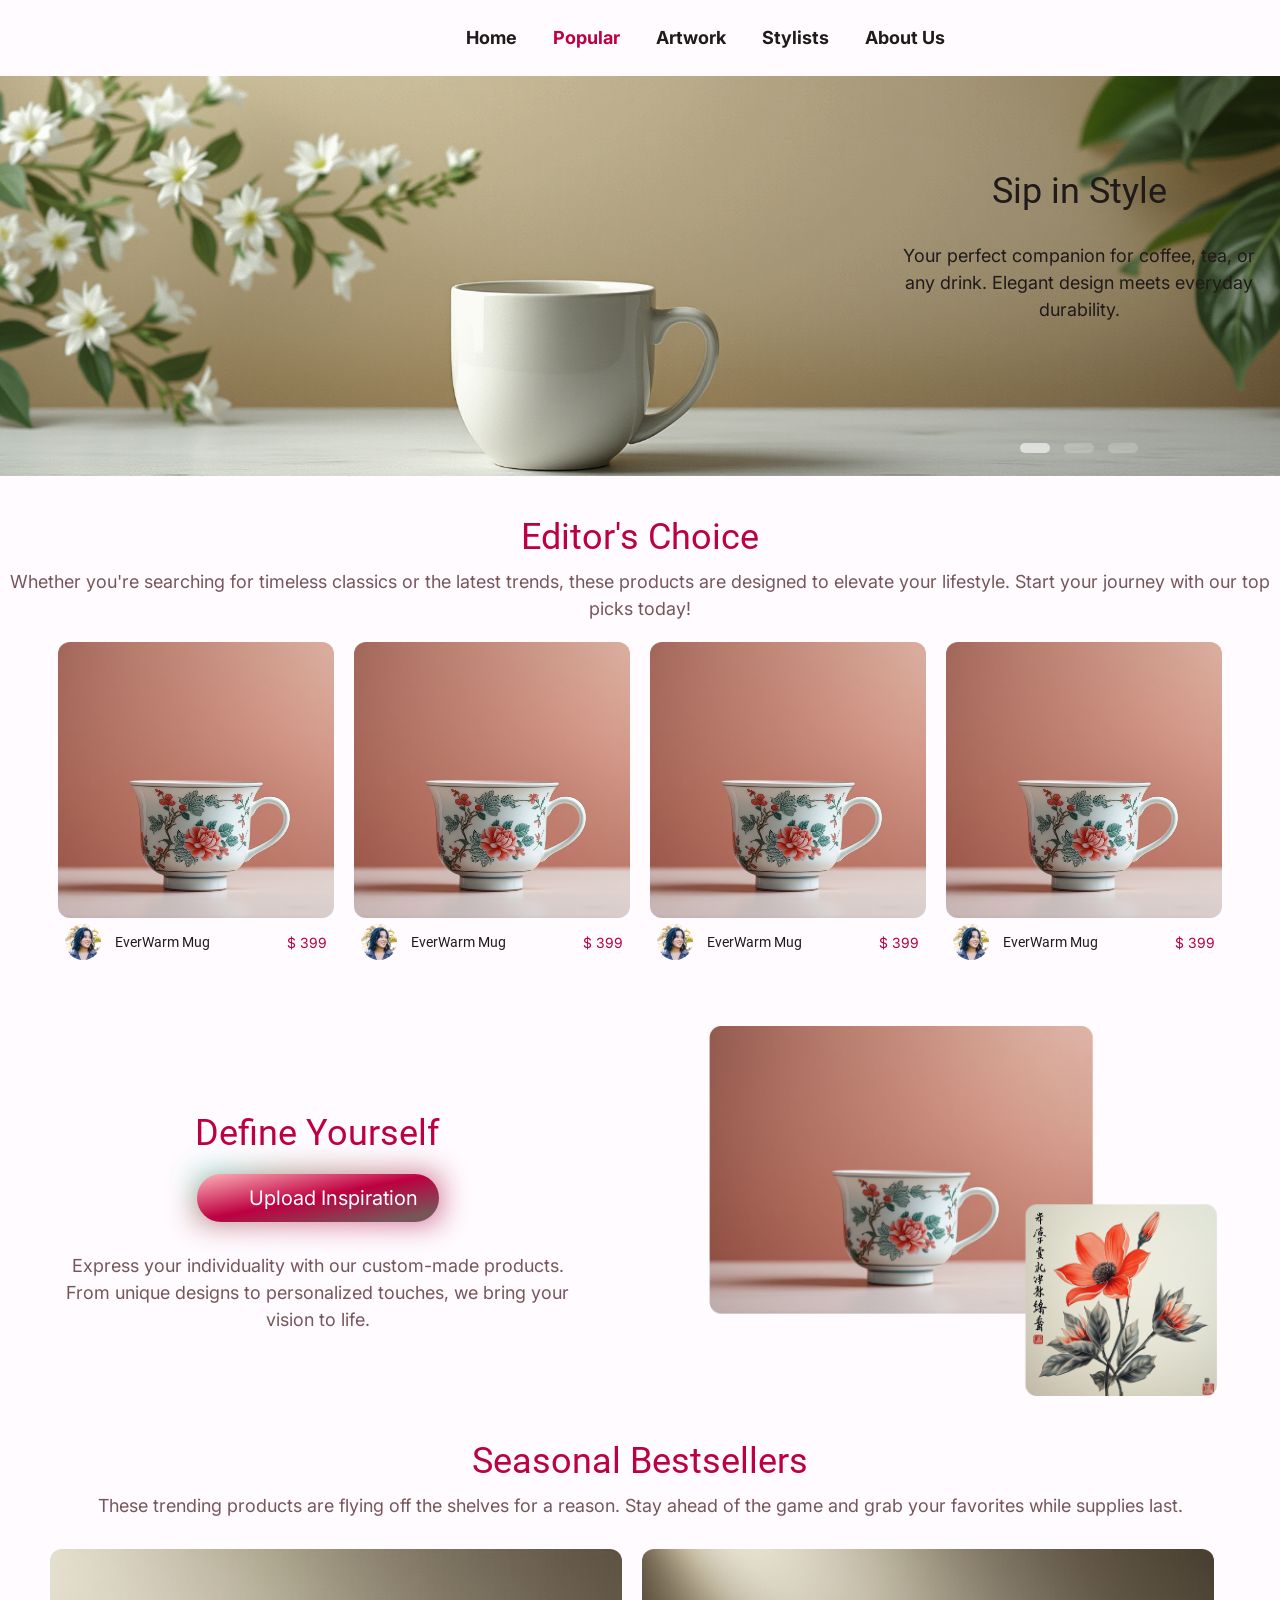
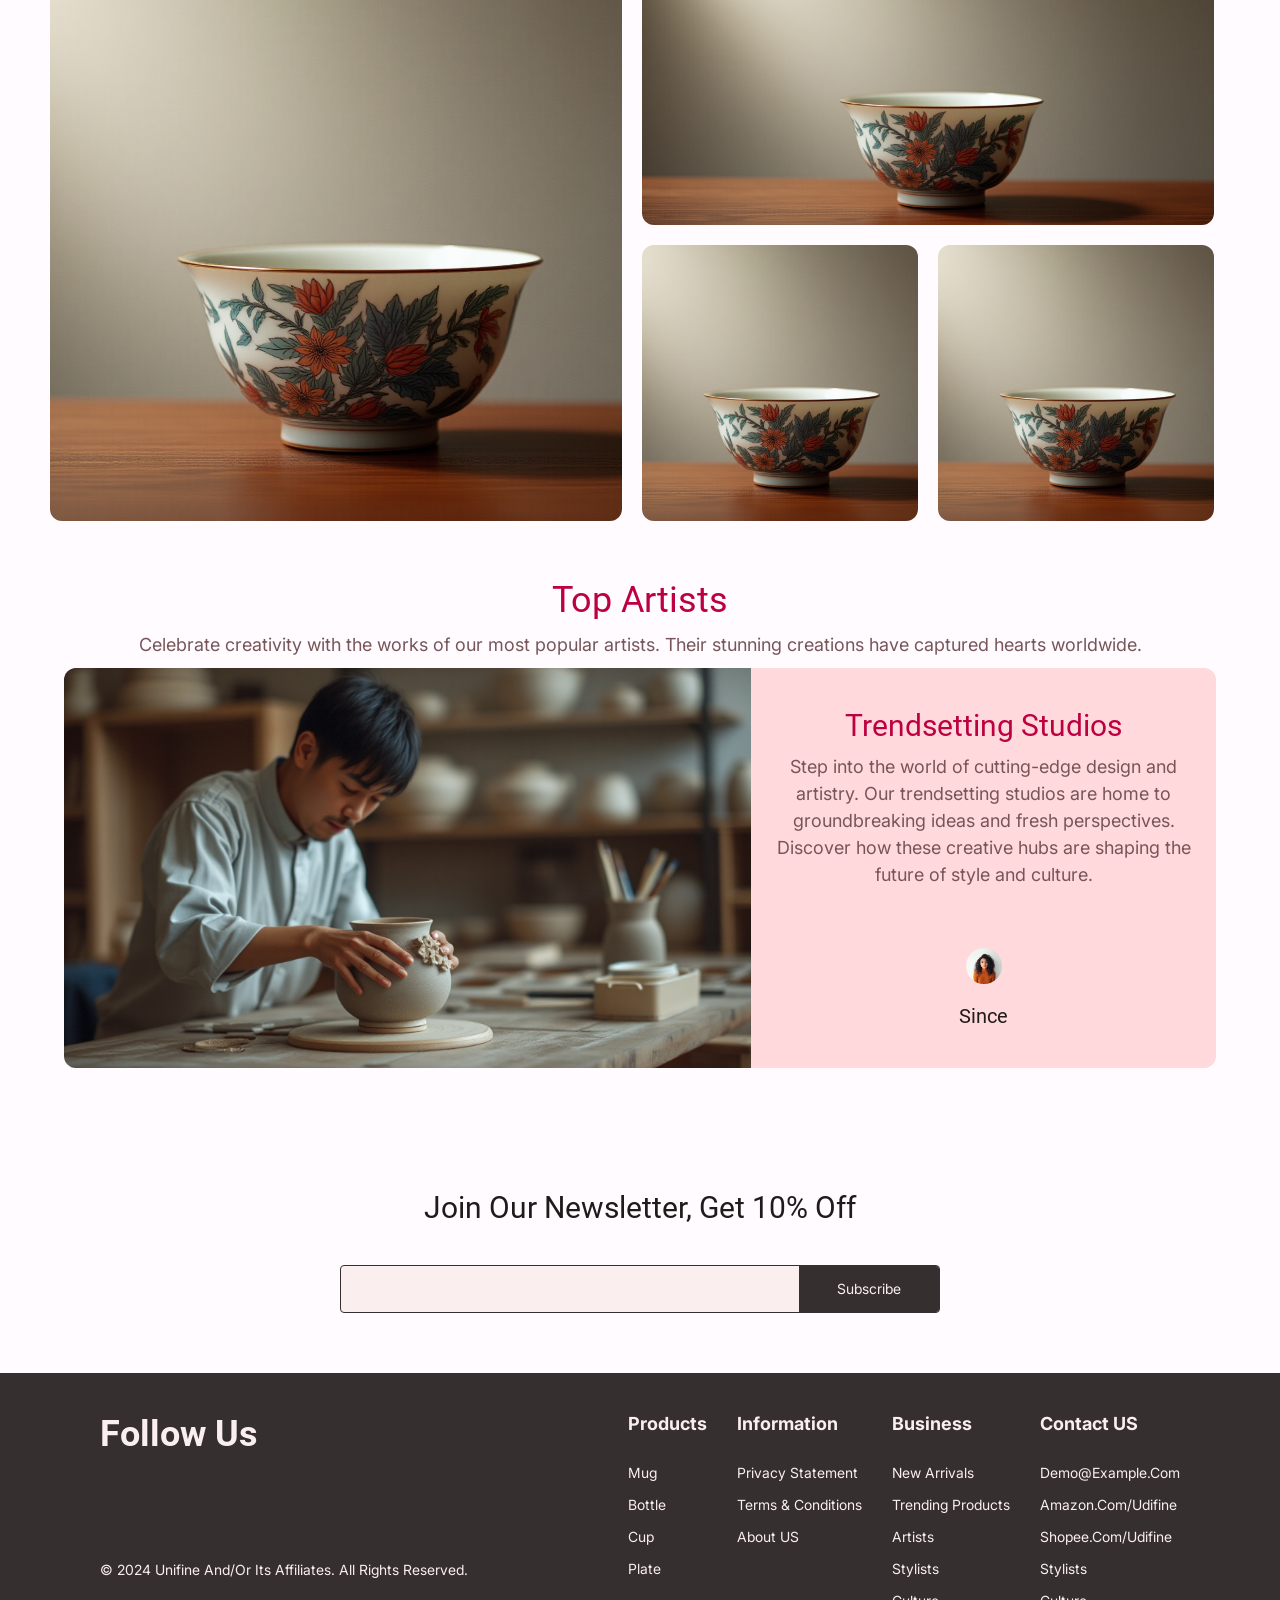
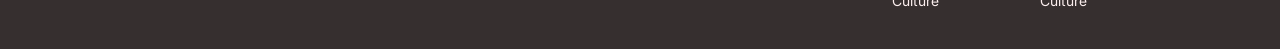
<file: index.html>
<!DOCTYPE html><html lang="en"><head><meta charSet="utf-8"/><meta name="viewport" content="width=device-width, initial-scale=1"/><link rel="preload" as="image" href="https://udifine.github.io/pro//_test/udf.png"/><link rel="stylesheet" href="https://udifine.github.io/pro/_next/static/css/31935602cbc69aa9.css" data-precedence="next"/><link rel="stylesheet" href="https://udifine.github.io/pro/_next/static/css/027a246eedd03571.css" data-precedence="next"/><link rel="preload" as="script" fetchPriority="low" href="https://udifine.github.io/pro/_next/static/chunks/webpack-3d7560605f4c8c1e.js"/><script src="https://udifine.github.io/pro/_next/static/chunks/87c73c54-ab13acd4c60ef98a.js" async=""></script><script src="https://udifine.github.io/pro/_next/static/chunks/855-b1aca91837db6ec1.js" async=""></script><script src="https://udifine.github.io/pro/_next/static/chunks/main-app-f37e43fcdb325944.js" async=""></script><script src="https://udifine.github.io/pro/_next/static/chunks/919-0861664b7ba136e6.js" async=""></script><script src="https://udifine.github.io/pro/_next/static/chunks/642-b65b103e90770057.js" async=""></script><script src="https://udifine.github.io/pro/_next/static/chunks/app/page-464aeb0241b72fab.js" async=""></script><title>mug</title><meta name="description" content="Generated by create next app"/><link rel="icon" href="/pro/favicon.ico" type="image/x-icon" sizes="16x16"/><script src="https://udifine.github.io/pro/_next/static/chunks/polyfills-42372ed130431b0a.js" noModule=""></script></head><body><div class="flex_row header_header__Awatn"><a class="header_btn_menu__GArVi"><svg class="icon_icon__97AuD"><use href="https://udifine.github.io/pro//icons/svg_symbol.svg#menu"></use></svg></a><a><svg class="icon_icon__97AuD udifineLogo" style="width:102px;height:24px"><use href="https://udifine.github.io/pro//icons/svg_symbol.svg#udifinelogo"></use></svg></a><div class="header_menu__aTqT3"><a class="" href="" title="home">home</a><a class="header_current__uVDrP" href="" title="popular">popular</a><a class="" href="" title="artwork">artwork</a><a class="" href="" title="stylists">stylists</a><a class="" href="" title="about us">about us</a></div><div></div></div><div class="header_mobile__7hBgy"><div class="header_menu__aTqT3"><a class="" href="" title="home">home</a><a class="header_current__uVDrP" href="" title="popular">popular</a><a class="" href="" title="artwork">artwork</a><a class="" href="" title="stylists">stylists</a><a class="" href="" title="about us">about us</a></div></div><div class="banner_banner__VK5RO"><div class="banner_pages__pqu9W"><a style="display:block" title="Sip in Style" href=""><div><h1>Sip in Style</h1><p>Your perfect companion for coffee, tea, or any drink. Elegant design meets everyday durability.</p></div><i class="bgCover" style="background-image:url(https://udifine.github.io/pro//_test/t1.png)"></i></a><a style="display:none" title="Dine with Elegance" href=""><div><h1>Dine with Elegance</h1><p>Versatile and timeless, our ceramic bowls add charm to every meal.</p></div><i class="bgCover" style="background-image:url(https://udifine.github.io/pro//_test/t2.png)"></i></a><a style="display:none" title="Serve in Sophistication" href=""><div><h1>Serve in Sophistication</h1><p>Elevate your table with plates crafted for both beauty and function.</p></div><i class="bgCover" style="background-image:url(https://udifine.github.io/pro//_test/t3.png)"></i></a></div><div class="banner_dots__uACYz"><a data-index="0" style="opacity:0.6"></a><a data-index="1" style="opacity:0.2"></a><a data-index="2" style="opacity:0.2"></a></div></div><div class="section"><div class="introduce_introduce__LYjy8 undefined"><h1>Editor&#x27;s Choice</h1><p>Whether you&#x27;re searching for timeless classics or the latest trends, these products are designed to elevate your lifestyle. Start your journey with our top picks today!</p></div><div class="oneline_productList__vTRXq"><div class="oneline_list__V0_nn"><div class="productItem_productItem__gcmPV productItem_shape_1_1__99xYF oneline_item__73_t8"><a class="productItem_display__H6P1s" href="product/1" title="EverWarm Mug"><i class="bgCover" style="background-image:url(https://udifine.github.io/pro//_test/b0.png)"></i></a><div class="flex_row flex_center productItem_info__UxkH_ productItem_layout_append__uMmC_ productItem_mode_product__F2WyD"><a class="bgCover avatar_avatar__K1w_n avatar_middle__xKKF6 productItem_avatar__wAW3F" href="/person/1" title="Zihan Zheng" style="background-image:url(&#x27;https://udifine.github.io/pro//_test/avatar.png&#x27;)"></a><h6 class="productItem_producer_name__wo6Yw">Zihan Zheng</h6><h6 class="productItem_product_name__rxYXF">EverWarm Mug</h6><span>$<!-- --> <!-- -->399</span></div></div><div class="productItem_productItem__gcmPV productItem_shape_1_1__99xYF oneline_item__73_t8"><a class="productItem_display__H6P1s" href="product/1" title="EverWarm Mug"><i class="bgCover" style="background-image:url(https://udifine.github.io/pro//_test/b0.png)"></i></a><div class="flex_row flex_center productItem_info__UxkH_ productItem_layout_append__uMmC_ productItem_mode_product__F2WyD"><a class="bgCover avatar_avatar__K1w_n avatar_middle__xKKF6 productItem_avatar__wAW3F" href="/person/1" title="Zihan Zheng" style="background-image:url(&#x27;https://udifine.github.io/pro//_test/avatar.png&#x27;)"></a><h6 class="productItem_producer_name__wo6Yw">Zihan Zheng</h6><h6 class="productItem_product_name__rxYXF">EverWarm Mug</h6><span>$<!-- --> <!-- -->399</span></div></div><div class="productItem_productItem__gcmPV productItem_shape_1_1__99xYF oneline_item__73_t8"><a class="productItem_display__H6P1s" href="product/1" title="EverWarm Mug"><i class="bgCover" style="background-image:url(https://udifine.github.io/pro//_test/b0.png)"></i></a><div class="flex_row flex_center productItem_info__UxkH_ productItem_layout_append__uMmC_ productItem_mode_product__F2WyD"><a class="bgCover avatar_avatar__K1w_n avatar_middle__xKKF6 productItem_avatar__wAW3F" href="/person/1" title="Zihan Zheng" style="background-image:url(&#x27;https://udifine.github.io/pro//_test/avatar.png&#x27;)"></a><h6 class="productItem_producer_name__wo6Yw">Zihan Zheng</h6><h6 class="productItem_product_name__rxYXF">EverWarm Mug</h6><span>$<!-- --> <!-- -->399</span></div></div><div class="productItem_productItem__gcmPV productItem_shape_1_1__99xYF oneline_item__73_t8"><a class="productItem_display__H6P1s" href="product/1" title="EverWarm Mug"><i class="bgCover" style="background-image:url(https://udifine.github.io/pro//_test/b0.png)"></i></a><div class="flex_row flex_center productItem_info__UxkH_ productItem_layout_append__uMmC_ productItem_mode_product__F2WyD"><a class="bgCover avatar_avatar__K1w_n avatar_middle__xKKF6 productItem_avatar__wAW3F" href="/person/1" title="Zihan Zheng" style="background-image:url(&#x27;https://udifine.github.io/pro//_test/avatar.png&#x27;)"></a><h6 class="productItem_producer_name__wo6Yw">Zihan Zheng</h6><h6 class="productItem_product_name__rxYXF">EverWarm Mug</h6><span>$<!-- --> <!-- -->399</span></div></div><div class="productItem_productItem__gcmPV productItem_shape_1_1__99xYF oneline_item__73_t8"><a class="productItem_display__H6P1s" href="product/1" title="EverWarm Mug"><i class="bgCover" style="background-image:url(https://udifine.github.io/pro//_test/b0.png)"></i></a><div class="flex_row flex_center productItem_info__UxkH_ productItem_layout_append__uMmC_ productItem_mode_product__F2WyD"><a class="bgCover avatar_avatar__K1w_n avatar_middle__xKKF6 productItem_avatar__wAW3F" href="/person/1" title="Zihan Zheng" style="background-image:url(&#x27;https://udifine.github.io/pro//_test/avatar.png&#x27;)"></a><h6 class="productItem_producer_name__wo6Yw">Zihan Zheng</h6><h6 class="productItem_product_name__rxYXF">EverWarm Mug</h6><span>$<!-- --> <!-- -->399</span></div></div><div class="productItem_productItem__gcmPV productItem_shape_1_1__99xYF oneline_item__73_t8"><a class="productItem_display__H6P1s" href="product/1" title="EverWarm Mug"><i class="bgCover" style="background-image:url(https://udifine.github.io/pro//_test/b0.png)"></i></a><div class="flex_row flex_center productItem_info__UxkH_ productItem_layout_append__uMmC_ productItem_mode_product__F2WyD"><a class="bgCover avatar_avatar__K1w_n avatar_middle__xKKF6 productItem_avatar__wAW3F" href="/person/1" title="Zihan Zheng" style="background-image:url(&#x27;https://udifine.github.io/pro//_test/avatar.png&#x27;)"></a><h6 class="productItem_producer_name__wo6Yw">Zihan Zheng</h6><h6 class="productItem_product_name__rxYXF">EverWarm Mug</h6><span>$<!-- --> <!-- -->399</span></div></div><div class="productItem_productItem__gcmPV productItem_shape_1_1__99xYF oneline_item__73_t8"><a class="productItem_display__H6P1s" href="product/1" title="EverWarm Mug"><i class="bgCover" style="background-image:url(https://udifine.github.io/pro//_test/b0.png)"></i></a><div class="flex_row flex_center productItem_info__UxkH_ productItem_layout_append__uMmC_ productItem_mode_product__F2WyD"><a class="bgCover avatar_avatar__K1w_n avatar_middle__xKKF6 productItem_avatar__wAW3F" href="/person/1" title="Zihan Zheng" style="background-image:url(&#x27;https://udifine.github.io/pro//_test/avatar.png&#x27;)"></a><h6 class="productItem_producer_name__wo6Yw">Zihan Zheng</h6><h6 class="productItem_product_name__rxYXF">EverWarm Mug</h6><span>$<!-- --> <!-- -->399</span></div></div><div class="productItem_productItem__gcmPV productItem_shape_1_1__99xYF oneline_item__73_t8"><a class="productItem_display__H6P1s" href="product/1" title="EverWarm Mug"><i class="bgCover" style="background-image:url(https://udifine.github.io/pro//_test/b0.png)"></i></a><div class="flex_row flex_center productItem_info__UxkH_ productItem_layout_append__uMmC_ productItem_mode_product__F2WyD"><a class="bgCover avatar_avatar__K1w_n avatar_middle__xKKF6 productItem_avatar__wAW3F" href="/person/1" title="Zihan Zheng" style="background-image:url(&#x27;https://udifine.github.io/pro//_test/avatar.png&#x27;)"></a><h6 class="productItem_producer_name__wo6Yw">Zihan Zheng</h6><h6 class="productItem_product_name__rxYXF">EverWarm Mug</h6><span>$<!-- --> <!-- -->399</span></div></div></div></div></div><div class="section"><div class="flex_row flex_center diyIntroduce_diy_introduce__stuSg"><div class="diyIntroduce_l__xILll"><div class="introduce_introduce__LYjy8 diyIntroduce_diy_introduce_text__evchq"><h1>Define Yourself</h1><div class="diyIntroduce_diy_introduce_button__50cIo lightButton_light_button__8qquI"><button class="lightButton_light_button_btn__ou9fR undefined button_button__yjH4D button_middle__9G_DK"><svg class="icon_icon__97AuD"><use href="https://udifine.github.io/pro//icons/svg_symbol.svg#add_photo_alternate"></use></svg>Upload Inspiration</button></div><p>Express your individuality with our custom-made products. From unique designs to personalized touches, we bring your vision to life. </p></div></div><div class="diyIntroduce_r__dGPa_"><a href="/product/5" title="Diy"><img src="https://udifine.github.io/pro//_test/udf.png" alt="Diy"/></a></div></div></div><div class="section"><div class="introduce_introduce__LYjy8 undefined"><h1>Seasonal Bestsellers</h1><p>These trending products are flying off the shelves for a reason. Stay ahead of the game and grab your favorites while supplies last.</p></div><div class="iregular_productList__0HdRx"><div class="iregular_list__tp4PK"><div class="productItem_productItem__gcmPV productItem_shape_2_2__Cfv6d iregular_item__NVEPm"><a class="productItem_display__H6P1s" href="product/2" title="Harmony Bowl"><i class="bgCover" style="background-image:url(https://udifine.github.io/pro//_test/b1.png)"></i></a><div class="flex_row flex_center productItem_info__UxkH_ productItem_layout_none__R7bqp productItem_mode_product__F2WyD"><a class="bgCover avatar_avatar__K1w_n avatar_middle__xKKF6 productItem_avatar__wAW3F" href="/person/1" title="Zihan Zheng" style="background-image:url(&#x27;https://udifine.github.io/pro//_test/avatar.png&#x27;)"></a><h6 class="productItem_producer_name__wo6Yw">Zihan Zheng</h6><h6 class="productItem_product_name__rxYXF">Harmony Bowl</h6><span>$<!-- --> <!-- -->199</span></div></div><div class="productItem_productItem__gcmPV productItem_shape_2_1__nWzvH iregular_item__NVEPm"><a class="productItem_display__H6P1s" href="product/2" title="Harmony Bowl"><i class="bgCover" style="background-image:url(https://udifine.github.io/pro//_test/b1.png)"></i></a><div class="flex_row flex_center productItem_info__UxkH_ productItem_layout_none__R7bqp productItem_mode_product__F2WyD"><a class="bgCover avatar_avatar__K1w_n avatar_middle__xKKF6 productItem_avatar__wAW3F" href="/person/1" title="Zihan Zheng" style="background-image:url(&#x27;https://udifine.github.io/pro//_test/avatar.png&#x27;)"></a><h6 class="productItem_producer_name__wo6Yw">Zihan Zheng</h6><h6 class="productItem_product_name__rxYXF">Harmony Bowl</h6><span>$<!-- --> <!-- -->199</span></div></div><div class="productItem_productItem__gcmPV productItem_shape_1_1__99xYF iregular_item__NVEPm"><a class="productItem_display__H6P1s" href="product/2" title="Harmony Bowl"><i class="bgCover" style="background-image:url(https://udifine.github.io/pro//_test/b1.png)"></i></a><div class="flex_row flex_center productItem_info__UxkH_ productItem_layout_none__R7bqp productItem_mode_product__F2WyD"><a class="bgCover avatar_avatar__K1w_n avatar_middle__xKKF6 productItem_avatar__wAW3F" href="/person/1" title="Zihan Zheng" style="background-image:url(&#x27;https://udifine.github.io/pro//_test/avatar.png&#x27;)"></a><h6 class="productItem_producer_name__wo6Yw">Zihan Zheng</h6><h6 class="productItem_product_name__rxYXF">Harmony Bowl</h6><span>$<!-- --> <!-- -->199</span></div></div><div class="productItem_productItem__gcmPV productItem_shape_1_1__99xYF iregular_item__NVEPm"><a class="productItem_display__H6P1s" href="product/2" title="Harmony Bowl"><i class="bgCover" style="background-image:url(https://udifine.github.io/pro//_test/b1.png)"></i></a><div class="flex_row flex_center productItem_info__UxkH_ productItem_layout_none__R7bqp productItem_mode_product__F2WyD"><a class="bgCover avatar_avatar__K1w_n avatar_middle__xKKF6 productItem_avatar__wAW3F" href="/person/1" title="Zihan Zheng" style="background-image:url(&#x27;https://udifine.github.io/pro//_test/avatar.png&#x27;)"></a><h6 class="productItem_producer_name__wo6Yw">Zihan Zheng</h6><h6 class="productItem_product_name__rxYXF">Harmony Bowl</h6><span>$<!-- --> <!-- -->199</span></div></div><div class="productItem_productItem__gcmPV productItem_shape_1_1__99xYF iregular_item__NVEPm"><a class="productItem_display__H6P1s" href="product/2" title="Harmony Bowl"><i class="bgCover" style="background-image:url(https://udifine.github.io/pro//_test/b1.png)"></i></a><div class="flex_row flex_center productItem_info__UxkH_ productItem_layout_none__R7bqp productItem_mode_product__F2WyD"><a class="bgCover avatar_avatar__K1w_n avatar_middle__xKKF6 productItem_avatar__wAW3F" href="/person/1" title="Zihan Zheng" style="background-image:url(&#x27;https://udifine.github.io/pro//_test/avatar.png&#x27;)"></a><h6 class="productItem_producer_name__wo6Yw">Zihan Zheng</h6><h6 class="productItem_product_name__rxYXF">Harmony Bowl</h6><span>$<!-- --> <!-- -->199</span></div></div><div class="productItem_productItem__gcmPV productItem_shape_1_1__99xYF iregular_item__NVEPm"><a class="productItem_display__H6P1s" href="product/2" title="Harmony Bowl"><i class="bgCover" style="background-image:url(https://udifine.github.io/pro//_test/b1.png)"></i></a><div class="flex_row flex_center productItem_info__UxkH_ productItem_layout_none__R7bqp productItem_mode_product__F2WyD"><a class="bgCover avatar_avatar__K1w_n avatar_middle__xKKF6 productItem_avatar__wAW3F" href="/person/1" title="Zihan Zheng" style="background-image:url(&#x27;https://udifine.github.io/pro//_test/avatar.png&#x27;)"></a><h6 class="productItem_producer_name__wo6Yw">Zihan Zheng</h6><h6 class="productItem_product_name__rxYXF">Harmony Bowl</h6><span>$<!-- --> <!-- -->199</span></div></div><div class="productItem_productItem__gcmPV productItem_shape_1_1__99xYF iregular_item__NVEPm"><a class="productItem_display__H6P1s" href="product/2" title="Harmony Bowl"><i class="bgCover" style="background-image:url(https://udifine.github.io/pro//_test/b1.png)"></i></a><div class="flex_row flex_center productItem_info__UxkH_ productItem_layout_none__R7bqp productItem_mode_product__F2WyD"><a class="bgCover avatar_avatar__K1w_n avatar_middle__xKKF6 productItem_avatar__wAW3F" href="/person/1" title="Zihan Zheng" style="background-image:url(&#x27;https://udifine.github.io/pro//_test/avatar.png&#x27;)"></a><h6 class="productItem_producer_name__wo6Yw">Zihan Zheng</h6><h6 class="productItem_product_name__rxYXF">Harmony Bowl</h6><span>$<!-- --> <!-- -->199</span></div></div><div class="productItem_productItem__gcmPV productItem_shape_1_1__99xYF iregular_item__NVEPm"><a class="productItem_display__H6P1s" href="product/2" title="Harmony Bowl"><i class="bgCover" style="background-image:url(https://udifine.github.io/pro//_test/b1.png)"></i></a><div class="flex_row flex_center productItem_info__UxkH_ productItem_layout_none__R7bqp productItem_mode_product__F2WyD"><a class="bgCover avatar_avatar__K1w_n avatar_middle__xKKF6 productItem_avatar__wAW3F" href="/person/1" title="Zihan Zheng" style="background-image:url(&#x27;https://udifine.github.io/pro//_test/avatar.png&#x27;)"></a><h6 class="productItem_producer_name__wo6Yw">Zihan Zheng</h6><h6 class="productItem_product_name__rxYXF">Harmony Bowl</h6><span>$<!-- --> <!-- -->199</span></div></div><div class="productItem_productItem__gcmPV productItem_shape_1_1__99xYF iregular_item__NVEPm"><a class="productItem_display__H6P1s" href="product/2" title="Harmony Bowl"><i class="bgCover" style="background-image:url(https://udifine.github.io/pro//_test/b1.png)"></i></a><div class="flex_row flex_center productItem_info__UxkH_ productItem_layout_none__R7bqp productItem_mode_product__F2WyD"><a class="bgCover avatar_avatar__K1w_n avatar_middle__xKKF6 productItem_avatar__wAW3F" href="/person/1" title="Zihan Zheng" style="background-image:url(&#x27;https://udifine.github.io/pro//_test/avatar.png&#x27;)"></a><h6 class="productItem_producer_name__wo6Yw">Zihan Zheng</h6><h6 class="productItem_product_name__rxYXF">Harmony Bowl</h6><span>$<!-- --> <!-- -->199</span></div></div><div class="productItem_productItem__gcmPV productItem_shape_1_1__99xYF iregular_item__NVEPm"><a class="productItem_display__H6P1s" href="product/2" title="Harmony Bowl"><i class="bgCover" style="background-image:url(https://udifine.github.io/pro//_test/b1.png)"></i></a><div class="flex_row flex_center productItem_info__UxkH_ productItem_layout_none__R7bqp productItem_mode_product__F2WyD"><a class="bgCover avatar_avatar__K1w_n avatar_middle__xKKF6 productItem_avatar__wAW3F" href="/person/1" title="Zihan Zheng" style="background-image:url(&#x27;https://udifine.github.io/pro//_test/avatar.png&#x27;)"></a><h6 class="productItem_producer_name__wo6Yw">Zihan Zheng</h6><h6 class="productItem_product_name__rxYXF">Harmony Bowl</h6><span>$<!-- --> <!-- -->199</span></div></div><div class="productItem_productItem__gcmPV productItem_shape_1_1__99xYF iregular_item__NVEPm"><a class="productItem_display__H6P1s" href="product/2" title="Harmony Bowl"><i class="bgCover" style="background-image:url(https://udifine.github.io/pro//_test/b1.png)"></i></a><div class="flex_row flex_center productItem_info__UxkH_ productItem_layout_none__R7bqp productItem_mode_product__F2WyD"><a class="bgCover avatar_avatar__K1w_n avatar_middle__xKKF6 productItem_avatar__wAW3F" href="/person/1" title="Zihan Zheng" style="background-image:url(&#x27;https://udifine.github.io/pro//_test/avatar.png&#x27;)"></a><h6 class="productItem_producer_name__wo6Yw">Zihan Zheng</h6><h6 class="productItem_product_name__rxYXF">Harmony Bowl</h6><span>$<!-- --> <!-- -->199</span></div></div><div class="productItem_productItem__gcmPV productItem_shape_1_1__99xYF iregular_item__NVEPm"><a class="productItem_display__H6P1s" href="product/2" title="Harmony Bowl"><i class="bgCover" style="background-image:url(https://udifine.github.io/pro//_test/b1.png)"></i></a><div class="flex_row flex_center productItem_info__UxkH_ productItem_layout_none__R7bqp productItem_mode_product__F2WyD"><a class="bgCover avatar_avatar__K1w_n avatar_middle__xKKF6 productItem_avatar__wAW3F" href="/person/1" title="Zihan Zheng" style="background-image:url(&#x27;https://udifine.github.io/pro//_test/avatar.png&#x27;)"></a><h6 class="productItem_producer_name__wo6Yw">Zihan Zheng</h6><h6 class="productItem_product_name__rxYXF">Harmony Bowl</h6><span>$<!-- --> <!-- -->199</span></div></div></div></div></div><div class="section"><div class="introduce_introduce__LYjy8 undefined"><h1>Top Artists</h1><p>Celebrate creativity with the works of our most popular artists. Their stunning creations have captured hearts worldwide. </p></div><div class="personCard_person_card__By6Cw"><a class="bgCover" style="background-image:url(https://udifine.github.io/pro//_test/pe1.png)"></a><div class="flex_col flex_center personCard_content__jlO_s"><div class="introduce_introduce__LYjy8 personCard_person_card_title__GkXHc"><h1>Trendsetting Studios</h1><p>Step into the world of cutting-edge design and artistry. Our trendsetting studios are home to groundbreaking ideas and fresh perspectives. Discover how these creative hubs are shaping the future of style and culture.</p></div><div class="flex1"></div><a class="bgCover avatar_avatar__K1w_n avatar_middle__xKKF6 undefined" href="/person/2" title="Zoey Smith" style="background-image:url(&#x27;https://udifine.github.io/pro//_test/avatar2.png&#x27;)"></a><h4>Since </h4></div></div></div><div class="edm_edm__N5axm"><svg class="icon_icon__97AuD" style="width:48px;height:48px"><use href="https://udifine.github.io/pro//icons/svg_symbol.svg#drafts"></use></svg><h2>Join Our Newsletter, Get 10% Off</h2><div class="flex_row flex_center inputText_input_text__yZhB3 inputText_middle__4bO28 edm_edm_input__OP7q4"><svg class="icon_icon__97AuD"><use href="https://udifine.github.io/pro//icons/svg_symbol.svg#mail"></use></svg><input type="text" placeholder="" value=""/><button class="primary button_button__yjH4D button_middle__9G_DK">Subscribe</button></div></div><div class="footer_foot__HxzTe"><div class="footer_main__RE1gx"><h1>Follow Us</h1><div class="flex_row footer_social__cTb3Q"><a href="" title="facebook"><svg class="icon_icon__97AuD" style="fill:var(--color-inverseonsurface)"><use href="https://udifine.github.io/pro//icons/svg_symbol.svg#facebook"></use></svg></a><a href="" title="x"><svg class="icon_icon__97AuD" style="fill:var(--color-inverseonsurface)"><use href="https://udifine.github.io/pro//icons/svg_symbol.svg#x"></use></svg></a><a href="" title="instagram"><svg class="icon_icon__97AuD" style="fill:var(--color-inverseonsurface)"><use href="https://udifine.github.io/pro//icons/svg_symbol.svg#instagram"></use></svg></a><a href="" title="tiktok"><svg class="icon_icon__97AuD" style="fill:var(--color-inverseonsurface)"><use href="https://udifine.github.io/pro//icons/svg_symbol.svg#tiktok"></use></svg></a><a href="" title="linkedin"><svg class="icon_icon__97AuD" style="fill:var(--color-inverseonsurface)"><use href="https://udifine.github.io/pro//icons/svg_symbol.svg#linkedin"></use></svg></a></div><p>© 2024 Unifine and/or its affiliates. All Rights Reserved.<!-- --> </p></div><div class="flex_row footer_links__t81SU"><div class="footer_links_part__8kF4F"><a href="" title="Products">Products</a><a href="" title="Mug">Mug</a><a href="" title="Bottle">Bottle</a><a href="" title="Cup">Cup</a><a href="" title="plate">plate</a></div><div class="footer_links_part__8kF4F"><a href="" title="Information">Information</a><a href="" title="Privacy Statement">Privacy Statement</a><a href="" title="Terms &amp; Conditions">Terms &amp; Conditions</a><a href="" title="About US">About US</a></div><div class="footer_links_part__8kF4F"><a href="" title="Business">Business</a><a href="" title="New Arrivals">New Arrivals</a><a href="" title="Trending Products">Trending Products</a><a href="" title="Artists">Artists</a><a href="" title="Stylists">Stylists</a><a href="" title="Culture">Culture</a></div><div class="footer_links_part__8kF4F"><a href="" title="Contact US">Contact US</a><a href="" title="Demo@Example.com">Demo@Example.com</a><a href="" title="Amazon.com/udifine">Amazon.com/udifine</a><a href="" title="Shopee.com/udifine">Shopee.com/udifine</a><a href="" title="Stylists">Stylists</a><a href="" title="Culture">Culture</a></div></div></div><script src="https://udifine.github.io/pro/_next/static/chunks/webpack-3d7560605f4c8c1e.js" async=""></script><script>(self.__next_f=self.__next_f||[]).push([0])</script><script>self.__next_f.push([1,"3:\"$Sreact.fragment\"\n4:I[8040,[\"919\",\"static/chunks/919-0861664b7ba136e6.js\",\"642\",\"static/chunks/642-b65b103e90770057.js\",\"974\",\"static/chunks/app/page-464aeb0241b72fab.js\"],\"TopProvider\"]\n5:I[1418,[\"919\",\"static/chunks/919-0861664b7ba136e6.js\",\"642\",\"static/chunks/642-b65b103e90770057.js\",\"974\",\"static/chunks/app/page-464aeb0241b72fab.js\"],\"Header\"]\n6:I[9507,[],\"\"]\n7:I[2639,[],\"\"]\n8:I[602,[\"919\",\"static/chunks/919-0861664b7ba136e6.js\",\"642\",\"static/chunks/642-b65b103e90770057.js\",\"974\",\"static/chunks/app/page-464aeb0241b72fab.js\"],\"EMD\"]\n9:I[7550,[\"919\",\"static/chunks/919-0861664b7ba136e6.js\",\"642\",\"static/chunks/642-b65b103e90770057.js\",\"974\",\"static/chunks/app/page-464aeb0241b72fab.js\"],\"Footer\"]\nb:I[1432,[],\"OutletBoundary\"]\nd:I[1432,[],\"MetadataBoundary\"]\nf:I[1432,[],\"ViewportBoundary\"]\n11:I[9398,[],\"\"]\n1:HL[\"https://udifine.github.io/pro/_next/static/css/31935602cbc69aa9.css\",\"style\"]\n2:HL[\"https://udifine.github.io/pro/_next/static/css/027a246eedd03571.css\",\"style\"]\n"])</script><script>self.__next_f.push([1,"0:{\"P\":null,\"b\":\"vvXlZK6HfP4txKv4ID5C4\",\"p\":\"https://udifine.github.io/pro\",\"c\":[\"\",\"\"],\"i\":false,\"f\":[[[\"\",{\"children\":[\"__PAGE__\",{}]},\"$undefined\",\"$undefined\",true],[\"\",[\"$\",\"$3\",\"c\",{\"children\":[[[\"$\",\"link\",\"0\",{\"rel\":\"stylesheet\",\"href\":\"https://udifine.github.io/pro/_next/static/css/31935602cbc69aa9.css\",\"precedence\":\"next\",\"crossOrigin\":\"$undefined\",\"nonce\":\"$undefined\"}],[\"$\",\"link\",\"1\",{\"rel\":\"stylesheet\",\"href\":\"https://udifine.github.io/pro/_next/static/css/027a246eedd03571.css\",\"precedence\":\"next\",\"crossOrigin\":\"$undefined\",\"nonce\":\"$undefined\"}]],[\"$\",\"html\",null,{\"lang\":\"en\",\"children\":[[\"$\",\"head\",null,{}],[\"$\",\"body\",null,{\"children\":[\"$\",\"$L4\",null,{\"children\":[[\"$\",\"$L5\",null,{\"nav\":{\"home\":\"\",\"popular\":\"\",\"artwork\":\"\",\"stylists\":\"\",\"about us\":\"\"},\"current\":\"popular\"}],[\"$\",\"$L6\",null,{\"parallelRouterKey\":\"children\",\"segmentPath\":[\"children\"],\"error\":\"$undefined\",\"errorStyles\":\"$undefined\",\"errorScripts\":\"$undefined\",\"template\":[\"$\",\"$L7\",null,{}],\"templateStyles\":\"$undefined\",\"templateScripts\":\"$undefined\",\"notFound\":[[\"$\",\"title\",null,{\"children\":\"404: This page could not be found.\"}],[\"$\",\"div\",null,{\"style\":{\"fontFamily\":\"system-ui,\\\"Segoe UI\\\",Roboto,Helvetica,Arial,sans-serif,\\\"Apple Color Emoji\\\",\\\"Segoe UI Emoji\\\"\",\"height\":\"100vh\",\"textAlign\":\"center\",\"display\":\"flex\",\"flexDirection\":\"column\",\"alignItems\":\"center\",\"justifyContent\":\"center\"},\"children\":[\"$\",\"div\",null,{\"children\":[[\"$\",\"style\",null,{\"dangerouslySetInnerHTML\":{\"__html\":\"body{color:#000;background:#fff;margin:0}.next-error-h1{border-right:1px solid rgba(0,0,0,.3)}@media (prefers-color-scheme:dark){body{color:#fff;background:#000}.next-error-h1{border-right:1px solid rgba(255,255,255,.3)}}\"}}],[\"$\",\"h1\",null,{\"className\":\"next-error-h1\",\"style\":{\"display\":\"inline-block\",\"margin\":\"0 20px 0 0\",\"padding\":\"0 23px 0 0\",\"fontSize\":24,\"fontWeight\":500,\"verticalAlign\":\"top\",\"lineHeight\":\"49px\"},\"children\":\"404\"}],[\"$\",\"div\",null,{\"style\":{\"display\":\"inline-block\"},\"children\":[\"$\",\"h2\",null,{\"style\":{\"fontSize\":14,\"fontWeight\":400,\"lineHeight\":\"49px\",\"margin\":0},\"children\":\"This page could not be found.\"}]}]]}]}]],\"notFoundStyles\":[]}],[\"$\",\"$L8\",null,{}],[\"$\",\"$L9\",null,{\"title\":\"Follow Us\",\"copyRight\":\"© 2024 Unifine and/or its affiliates. All Rights Reserved.\",\"socials\":[{\"title\":\"facebook\",\"iconName\":\"facebook\",\"href\":\"\"},{\"title\":\"x\",\"iconName\":\"x\",\"href\":\"\"},{\"title\":\"instagram\",\"iconName\":\"instagram\",\"href\":\"\"},{\"title\":\"tiktok\",\"iconName\":\"tiktok\",\"href\":\"\"},{\"title\":\"linkedin\",\"iconName\":\"linkedin\",\"href\":\"\"}],\"linkGroups\":[[{\"title\":\"Products\",\"href\":\"\"},{\"title\":\"Mug\",\"href\":\"\"},{\"title\":\"Bottle\",\"href\":\"\"},{\"title\":\"Cup\",\"href\":\"\"},{\"title\":\"plate\",\"href\":\"\"}],[{\"title\":\"Information\",\"href\":\"\"},{\"title\":\"Privacy Statement\",\"href\":\"\"},{\"title\":\"Terms \u0026 Conditions\",\"href\":\"\"},{\"title\":\"About US\",\"href\":\"\"}],[{\"title\":\"Business\",\"href\":\"\"},{\"title\":\"New Arrivals\",\"href\":\"\"},{\"title\":\"Trending Products\",\"href\":\"\"},{\"title\":\"Artists\",\"href\":\"\"},{\"title\":\"Stylists\",\"href\":\"\"},{\"title\":\"Culture\",\"href\":\"\"}],[{\"title\":\"Contact US\",\"href\":\"\"},{\"title\":\"Demo@Example.com\",\"href\":\"\"},{\"title\":\"Amazon.com/udifine\",\"href\":\"\"},{\"title\":\"Shopee.com/udifine\",\"href\":\"\"},{\"title\":\"Stylists\",\"href\":\"\"},{\"title\":\"Culture\",\"href\":\"\"}]]}]]}]}]]}]]}],{\"children\":[\"__PAGE__\",[\"$\",\"$3\",\"c\",{\"children\":[\"$La\",null,[\"$\",\"$Lb\",null,{\"children\":\"$Lc\"}]]}],{},null]},null],[\"$\",\"$3\",\"h\",{\"children\":[null,[\"$\",\"$3\",\"rxUHwO855r4NFG3WBsGK3\",{\"children\":[[\"$\",\"$Ld\",null,{\"children\":\"$Le\"}],[\"$\",\"$Lf\",null,{\"children\":\"$L10\"}],null]}]]}]]],\"m\":\"$undefined\",\"G\":[\"$11\",\"$undefined\"],\"s\":false,\"S\":true}\n"])</script><script>self.__next_f.push([1,"12:I[868,[\"919\",\"static/chunks/919-0861664b7ba136e6.js\",\"642\",\"static/chunks/642-b65b103e90770057.js\",\"974\",\"static/chunks/app/page-464aeb0241b72fab.js\"],\"Banner\"]\n13:I[7533,[\"919\",\"static/chunks/919-0861664b7ba136e6.js\",\"642\",\"static/chunks/642-b65b103e90770057.js\",\"974\",\"static/chunks/app/page-464aeb0241b72fab.js\"],\"ProductList\"]\n14:I[5846,[\"919\",\"static/chunks/919-0861664b7ba136e6.js\",\"642\",\"static/chunks/642-b65b103e90770057.js\",\"974\",\"static/chunks/app/page-464aeb0241b72fab.js\"],\"DiyIntroduce\"]\n15:I[2182,[\"919\",\"static/chunks/919-0861664b7ba136e6.js\",\"642\",\"static/chunks/642-b65b103e90770057.js\",\"974\",\"static/chunks/app/page-464aeb0241b72fab.js\"],\"PersonCard\"]\n"])</script><script>self.__next_f.push([1,"a:[[\"$\",\"$L12\",null,{\"autoplay\":3000,\"data\":[{\"name\":\"Sip in Style\",\"id\":\"1\",\"desc\":\"Your perfect companion for coffee, tea, or any drink. Elegant design meets everyday durability.\",\"href\":\"\",\"images\":[\"https://udifine.github.io/pro//_test/t1.png\"],\"createAt\":\"$D2025-01-07T12:38:14.495Z\"},{\"name\":\"Dine with Elegance\",\"id\":\"2\",\"desc\":\"Versatile and timeless, our ceramic bowls add charm to every meal.\",\"href\":\"\",\"images\":[\"https://udifine.github.io/pro//_test/t2.png\"],\"createAt\":\"$D2025-01-07T12:38:14.495Z\"},{\"name\":\"Serve in Sophistication\",\"id\":\"3\",\"desc\":\"Elevate your table with plates crafted for both beauty and function.\",\"href\":\"\",\"images\":[\"https://udifine.github.io/pro//_test/t3.png\"],\"createAt\":\"$D2025-01-07T12:38:14.495Z\"}]}],[\"$\",\"div\",null,{\"className\":\"section\",\"children\":[[\"$\",\"div\",null,{\"className\":\"introduce_introduce__LYjy8 undefined\",\"children\":[[\"$\",\"h1\",null,{\"children\":\"Editor's Choice\"}],\"$undefined\",[[\"$\",\"p\",\"0\",{\"children\":\"Whether you're searching for timeless classics or the latest trends, these products are designed to elevate your lifestyle. Start your journey with our top picks today!\"}]]]}],[\"$\",\"$L13\",null,{\"products\":[{\"name\":\"EverWarm Mug\",\"id\":\"1\",\"desc\":\"Start your mornings right with the perfect companion for your coffee or tea. This ceramic mug combines timeless elegance with durable craftsmanship, keeping your favorite beverage warm and stylishly served.\",\"images\":[\"https://udifine.github.io/pro//_test/b0.png\"],\"leadtime\":1,\"price\":{\"value\":399,\"symbol\":\"$$\",\"discount\":0.8},\"producer\":{\"id\":\"1\",\"name\":\"Zihan Zheng\",\"images\":[\"https://udifine.github.io/pro//_test/avatar.png\"],\"createAt\":\"$D2025-01-07T12:38:14.495Z\"},\"generator\":{\"id\":\"2\",\"name\":\"Zoey Smith\",\"images\":[\"https://udifine.github.io/pro//_test/avatar2.png\"],\"createAt\":\"$D2025-01-07T12:38:14.495Z\"},\"activities\":[{\"name\":\"Limited Offer:\",\"id\":\"0\",\"desc\":\"Enter UDI-LOVER to get 15% OFF at checkout\",\"href\":\"\",\"createAt\":\"$D2025-01-07T12:38:14.495Z\"}],\"createAt\":\"$D2025-01-07T12:38:14.495Z\"},\"$a:1:props:children:1:props:products:0\",\"$a:1:props:children:1:props:products:0\",\"$a:1:props:children:1:props:products:0\",\"$a:1:props:children:1:props:products:0\",\"$a:1:props:children:1:props:products:0\",\"$a:1:props:children:1:props:products:0\",\"$a:1:props:children:1:props:products:0\"]}]]}],[\"$\",\"div\",null,{\"className\":\"section\",\"children\":[\"$\",\"$L14\",null,{\"article\":{\"id\":\"2\",\"name\":\"Define Yourself\",\"desc\":\"Express your individuality with our custom-made products. From unique designs to personalized touches, we bring your vision to life. \",\"createAt\":\"$D2025-01-07T12:38:14.495Z\"},\"product\":{\"name\":\"Diy\",\"id\":\"5\",\"desc\":\"Make your moments unforgettable with the YourStory Mug. Add your name, favorite quote, or custom design to create a one-of-a-kind cup that’s as unique as you are. Perfect for gifting or keeping for yourself.\",\"images\":[\"https://udifine.github.io/pro//_test/udf.png\"],\"leadtime\":15,\"price\":{\"value\":99,\"symbol\":\"$$\"},\"producer\":\"$a:1:props:children:1:props:products:0:producer\",\"createAt\":\"$D2025-01-07T12:38:14.495Z\"}}]}],[\"$\",\"div\",null,{\"className\":\"section\",\"children\":[[\"$\",\"div\",null,{\"className\":\"introduce_introduce__LYjy8 undefined\",\"children\":[[\"$\",\"h1\",null,{\"children\":\"Seasonal Bestsellers\"}],\"$undefined\",[[\"$\",\"p\",\"0\",{\"children\":\"These trending products are flying off the shelves for a reason. Stay ahead of the game and grab your favorites while supplies last.\"}]]]}],[\"$\",\"$L13\",null,{\"products\":[{\"name\":\"Harmony Bowl\",\"id\":\"2\",\"desc\":\"Elevate your dining experience with the Harmony Bowl, a sleek and versatile ceramic design perfect for soups, salads, or your favorite dishes. Simplicity meets sophistication at every meal.\",\"images\":[\"https://udifine.github.io/pro//_test/b1.png\"],\"leadtime\":1,\"price\":{\"value\":199,\"symbol\":\"$$\"},\"producer\":\"$a:1:props:children:1:props:products:0:producer\",\"createAt\":\"$D2025-01-07T12:38:14.495Z\"},\"$a:3:props:children:1:props:products:0\",\"$a:3:props:children:1:props:products:0\",\"$a:3:props:children:1:props:products:0\",\"$a:3:props:children:1:props:products:0\",\"$a:3:props:children:1:props:products:0\",\"$a:3:props:children:1:props:products:0\",\"$a:3:props:children:1:props:products:0\",\"$a:3:props:children:1:props:products:0\",\"$a:3:props:children:1:props:products:0\",\"$a:3:props:children:1:props:products:0\",\"$a:3:props:children:1:props:products:0\"],\"type\":\"iregular\",\"infoLayout\":\"none\"}]]}],[\"$\",\"div\",null,{\"className\":\"section\",\"children\":[[\"$\",\"div\",null,{\"className\":\"introduce_introduce__LYjy8 undefined\",\"children\":[[\"$\",\"h1\",null,{\"children\":\"Top Artists\"}],\"$undefined\",[[\"$\",\"p\",\"0\",{\"children\":\"Celebrate creativity with the works of our most popular artists. Their stunning creations have captured hearts worldwide. \"}]]]}],[\"$\",\"$L15\",null,{\"person\":\"$a:1:props:children:1:props:products:0:generator\",\"article\":{\"id\":\"5\",\"name\":\"Trendsetting Studios\",\"images\":[\"https://udifine.github.io/pro//_test/pe1.png\"],\"desc\":\"Step into the world of cutting-edge design and artistry. Our trendsetting studios are home to groundbreaking ideas and fresh perspectives. Discover how these creative hubs are shaping the future of style and culture.\",\"createAt\":\"$D2025-01-07T12:38:14.495Z\"}}]]}]]\n"])</script><script>self.__next_f.push([1,"10:[[\"$\",\"meta\",\"0\",{\"name\":\"viewport\",\"content\":\"width=device-width, initial-scale=1\"}]]\ne:[[\"$\",\"meta\",\"0\",{\"charSet\":\"utf-8\"}],[\"$\",\"title\",\"1\",{\"children\":\"mug\"}],[\"$\",\"meta\",\"2\",{\"name\":\"description\",\"content\":\"Generated by create next app\"}],[\"$\",\"link\",\"3\",{\"rel\":\"icon\",\"href\":\"/pro/favicon.ico\",\"type\":\"image/x-icon\",\"sizes\":\"16x16\"}]]\n"])</script><script>self.__next_f.push([1,"c:null\n"])</script></body></html>
</file>
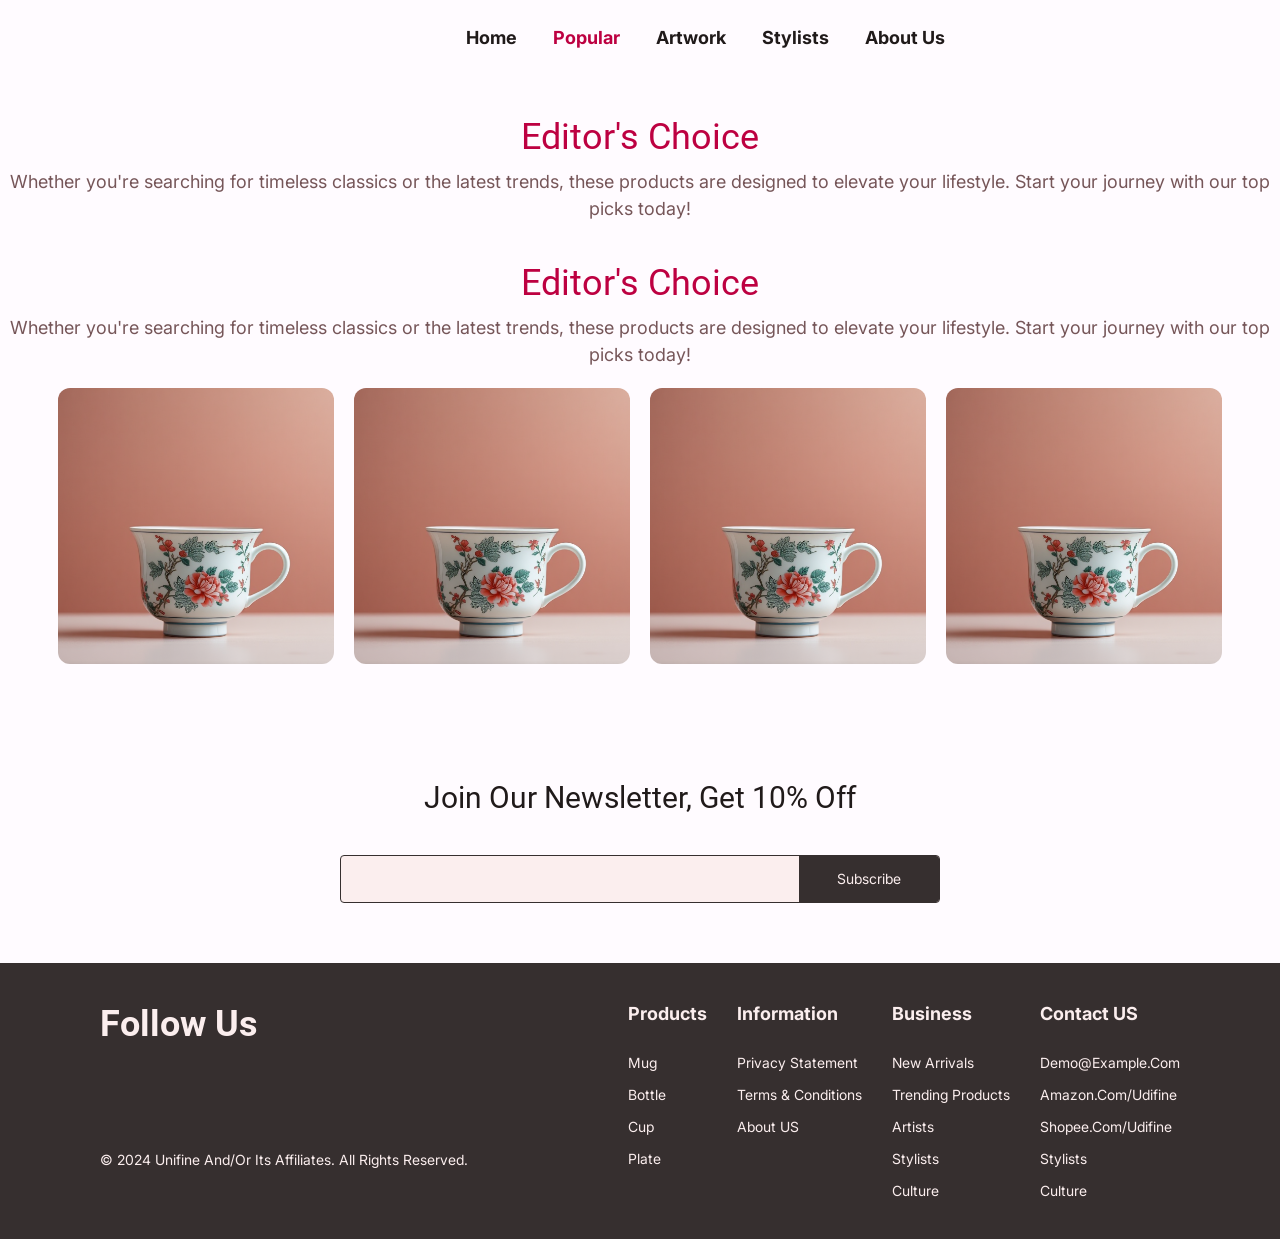
<file: article/1.html>
<!DOCTYPE html><html lang="en"><head><meta charSet="utf-8"/><meta name="viewport" content="width=device-width, initial-scale=1"/><link rel="stylesheet" href="https://udifine.github.io/pro/_next/static/css/31935602cbc69aa9.css" data-precedence="next"/><link rel="stylesheet" href="https://udifine.github.io/pro/_next/static/css/027a246eedd03571.css" data-precedence="next"/><link rel="preload" as="script" fetchPriority="low" href="https://udifine.github.io/pro/_next/static/chunks/webpack-3d7560605f4c8c1e.js"/><script src="https://udifine.github.io/pro/_next/static/chunks/87c73c54-ab13acd4c60ef98a.js" async=""></script><script src="https://udifine.github.io/pro/_next/static/chunks/855-b1aca91837db6ec1.js" async=""></script><script src="https://udifine.github.io/pro/_next/static/chunks/main-app-f37e43fcdb325944.js" async=""></script><script src="https://udifine.github.io/pro/_next/static/chunks/919-0861664b7ba136e6.js" async=""></script><script src="https://udifine.github.io/pro/_next/static/chunks/642-b65b103e90770057.js" async=""></script><script src="https://udifine.github.io/pro/_next/static/chunks/app/article/%5B...slug%5D/page-f4addfe6d373142d.js" async=""></script><title>mug</title><meta name="description" content="Generated by create next app"/><link rel="icon" href="/pro/favicon.ico" type="image/x-icon" sizes="16x16"/><script src="https://udifine.github.io/pro/_next/static/chunks/polyfills-42372ed130431b0a.js" noModule=""></script></head><body><div class="flex_row header_header__Awatn"><a class="header_btn_menu__GArVi"><svg class="icon_icon__97AuD"><use href="https://udifine.github.io/pro//icons/svg_symbol.svg#menu"></use></svg></a><a><svg class="icon_icon__97AuD udifineLogo" style="width:102px;height:24px"><use href="https://udifine.github.io/pro//icons/svg_symbol.svg#udifinelogo"></use></svg></a><div class="header_menu__aTqT3"><a class="" href="" title="home">home</a><a class="header_current__uVDrP" href="" title="popular">popular</a><a class="" href="" title="artwork">artwork</a><a class="" href="" title="stylists">stylists</a><a class="" href="" title="about us">about us</a></div><div></div></div><div class="header_mobile__7hBgy"><div class="header_menu__aTqT3"><a class="" href="" title="home">home</a><a class="header_current__uVDrP" href="" title="popular">popular</a><a class="" href="" title="artwork">artwork</a><a class="" href="" title="stylists">stylists</a><a class="" href="" title="about us">about us</a></div></div><div><div class="section"><div class="introduce_introduce__LYjy8 undefined"><h1>Editor&#x27;s Choice</h1><p>Whether you&#x27;re searching for timeless classics or the latest trends, these products are designed to elevate your lifestyle. Start your journey with our top picks today!</p></div></div><div class="section"><div class="introduce_introduce__LYjy8 undefined"><h1>Editor&#x27;s Choice</h1><p>Whether you&#x27;re searching for timeless classics or the latest trends, these products are designed to elevate your lifestyle. Start your journey with our top picks today!</p></div><div class="oneline_productList__vTRXq"><div class="oneline_list__V0_nn"><div class="productItem_productItem__gcmPV productItem_shape_1_1__99xYF oneline_item__73_t8"><a class="productItem_display__H6P1s" href="product/1" title="EverWarm Mug"><i class="bgCover" style="background-image:url(https://udifine.github.io/pro//_test/b0.png)"></i></a><div class="flex_row flex_center productItem_info__UxkH_ productItem_layout_none__R7bqp productItem_mode_product__F2WyD"><a class="bgCover avatar_avatar__K1w_n avatar_middle__xKKF6 productItem_avatar__wAW3F" href="/person/1" title="Zihan Zheng" style="background-image:url(&#x27;https://udifine.github.io/pro//_test/avatar.png&#x27;)"></a><h6 class="productItem_producer_name__wo6Yw">Zihan Zheng</h6><h6 class="productItem_product_name__rxYXF">EverWarm Mug</h6><span>$<!-- --> <!-- -->399</span></div></div><div class="productItem_productItem__gcmPV productItem_shape_1_1__99xYF oneline_item__73_t8"><a class="productItem_display__H6P1s" href="product/1" title="EverWarm Mug"><i class="bgCover" style="background-image:url(https://udifine.github.io/pro//_test/b0.png)"></i></a><div class="flex_row flex_center productItem_info__UxkH_ productItem_layout_none__R7bqp productItem_mode_product__F2WyD"><a class="bgCover avatar_avatar__K1w_n avatar_middle__xKKF6 productItem_avatar__wAW3F" href="/person/1" title="Zihan Zheng" style="background-image:url(&#x27;https://udifine.github.io/pro//_test/avatar.png&#x27;)"></a><h6 class="productItem_producer_name__wo6Yw">Zihan Zheng</h6><h6 class="productItem_product_name__rxYXF">EverWarm Mug</h6><span>$<!-- --> <!-- -->399</span></div></div><div class="productItem_productItem__gcmPV productItem_shape_1_1__99xYF oneline_item__73_t8"><a class="productItem_display__H6P1s" href="product/1" title="EverWarm Mug"><i class="bgCover" style="background-image:url(https://udifine.github.io/pro//_test/b0.png)"></i></a><div class="flex_row flex_center productItem_info__UxkH_ productItem_layout_none__R7bqp productItem_mode_product__F2WyD"><a class="bgCover avatar_avatar__K1w_n avatar_middle__xKKF6 productItem_avatar__wAW3F" href="/person/1" title="Zihan Zheng" style="background-image:url(&#x27;https://udifine.github.io/pro//_test/avatar.png&#x27;)"></a><h6 class="productItem_producer_name__wo6Yw">Zihan Zheng</h6><h6 class="productItem_product_name__rxYXF">EverWarm Mug</h6><span>$<!-- --> <!-- -->399</span></div></div><div class="productItem_productItem__gcmPV productItem_shape_1_1__99xYF oneline_item__73_t8"><a class="productItem_display__H6P1s" href="product/1" title="EverWarm Mug"><i class="bgCover" style="background-image:url(https://udifine.github.io/pro//_test/b0.png)"></i></a><div class="flex_row flex_center productItem_info__UxkH_ productItem_layout_none__R7bqp productItem_mode_product__F2WyD"><a class="bgCover avatar_avatar__K1w_n avatar_middle__xKKF6 productItem_avatar__wAW3F" href="/person/1" title="Zihan Zheng" style="background-image:url(&#x27;https://udifine.github.io/pro//_test/avatar.png&#x27;)"></a><h6 class="productItem_producer_name__wo6Yw">Zihan Zheng</h6><h6 class="productItem_product_name__rxYXF">EverWarm Mug</h6><span>$<!-- --> <!-- -->399</span></div></div><div class="productItem_productItem__gcmPV productItem_shape_1_1__99xYF oneline_item__73_t8"><a class="productItem_display__H6P1s" href="product/1" title="EverWarm Mug"><i class="bgCover" style="background-image:url(https://udifine.github.io/pro//_test/b0.png)"></i></a><div class="flex_row flex_center productItem_info__UxkH_ productItem_layout_none__R7bqp productItem_mode_product__F2WyD"><a class="bgCover avatar_avatar__K1w_n avatar_middle__xKKF6 productItem_avatar__wAW3F" href="/person/1" title="Zihan Zheng" style="background-image:url(&#x27;https://udifine.github.io/pro//_test/avatar.png&#x27;)"></a><h6 class="productItem_producer_name__wo6Yw">Zihan Zheng</h6><h6 class="productItem_product_name__rxYXF">EverWarm Mug</h6><span>$<!-- --> <!-- -->399</span></div></div><div class="productItem_productItem__gcmPV productItem_shape_1_1__99xYF oneline_item__73_t8"><a class="productItem_display__H6P1s" href="product/1" title="EverWarm Mug"><i class="bgCover" style="background-image:url(https://udifine.github.io/pro//_test/b0.png)"></i></a><div class="flex_row flex_center productItem_info__UxkH_ productItem_layout_none__R7bqp productItem_mode_product__F2WyD"><a class="bgCover avatar_avatar__K1w_n avatar_middle__xKKF6 productItem_avatar__wAW3F" href="/person/1" title="Zihan Zheng" style="background-image:url(&#x27;https://udifine.github.io/pro//_test/avatar.png&#x27;)"></a><h6 class="productItem_producer_name__wo6Yw">Zihan Zheng</h6><h6 class="productItem_product_name__rxYXF">EverWarm Mug</h6><span>$<!-- --> <!-- -->399</span></div></div><div class="productItem_productItem__gcmPV productItem_shape_1_1__99xYF oneline_item__73_t8"><a class="productItem_display__H6P1s" href="product/1" title="EverWarm Mug"><i class="bgCover" style="background-image:url(https://udifine.github.io/pro//_test/b0.png)"></i></a><div class="flex_row flex_center productItem_info__UxkH_ productItem_layout_none__R7bqp productItem_mode_product__F2WyD"><a class="bgCover avatar_avatar__K1w_n avatar_middle__xKKF6 productItem_avatar__wAW3F" href="/person/1" title="Zihan Zheng" style="background-image:url(&#x27;https://udifine.github.io/pro//_test/avatar.png&#x27;)"></a><h6 class="productItem_producer_name__wo6Yw">Zihan Zheng</h6><h6 class="productItem_product_name__rxYXF">EverWarm Mug</h6><span>$<!-- --> <!-- -->399</span></div></div><div class="productItem_productItem__gcmPV productItem_shape_1_1__99xYF oneline_item__73_t8"><a class="productItem_display__H6P1s" href="product/1" title="EverWarm Mug"><i class="bgCover" style="background-image:url(https://udifine.github.io/pro//_test/b0.png)"></i></a><div class="flex_row flex_center productItem_info__UxkH_ productItem_layout_none__R7bqp productItem_mode_product__F2WyD"><a class="bgCover avatar_avatar__K1w_n avatar_middle__xKKF6 productItem_avatar__wAW3F" href="/person/1" title="Zihan Zheng" style="background-image:url(&#x27;https://udifine.github.io/pro//_test/avatar.png&#x27;)"></a><h6 class="productItem_producer_name__wo6Yw">Zihan Zheng</h6><h6 class="productItem_product_name__rxYXF">EverWarm Mug</h6><span>$<!-- --> <!-- -->399</span></div></div></div></div></div></div><div class="edm_edm__N5axm"><svg class="icon_icon__97AuD" style="width:48px;height:48px"><use href="https://udifine.github.io/pro//icons/svg_symbol.svg#drafts"></use></svg><h2>Join Our Newsletter, Get 10% Off</h2><div class="flex_row flex_center inputText_input_text__yZhB3 inputText_middle__4bO28 edm_edm_input__OP7q4"><svg class="icon_icon__97AuD"><use href="https://udifine.github.io/pro//icons/svg_symbol.svg#mail"></use></svg><input type="text" placeholder="" value=""/><button class="primary button_button__yjH4D button_middle__9G_DK">Subscribe</button></div></div><div class="footer_foot__HxzTe"><div class="footer_main__RE1gx"><h1>Follow Us</h1><div class="flex_row footer_social__cTb3Q"><a href="" title="facebook"><svg class="icon_icon__97AuD" style="fill:var(--color-inverseonsurface)"><use href="https://udifine.github.io/pro//icons/svg_symbol.svg#facebook"></use></svg></a><a href="" title="x"><svg class="icon_icon__97AuD" style="fill:var(--color-inverseonsurface)"><use href="https://udifine.github.io/pro//icons/svg_symbol.svg#x"></use></svg></a><a href="" title="instagram"><svg class="icon_icon__97AuD" style="fill:var(--color-inverseonsurface)"><use href="https://udifine.github.io/pro//icons/svg_symbol.svg#instagram"></use></svg></a><a href="" title="tiktok"><svg class="icon_icon__97AuD" style="fill:var(--color-inverseonsurface)"><use href="https://udifine.github.io/pro//icons/svg_symbol.svg#tiktok"></use></svg></a><a href="" title="linkedin"><svg class="icon_icon__97AuD" style="fill:var(--color-inverseonsurface)"><use href="https://udifine.github.io/pro//icons/svg_symbol.svg#linkedin"></use></svg></a></div><p>© 2024 Unifine and/or its affiliates. All Rights Reserved.<!-- --> </p></div><div class="flex_row footer_links__t81SU"><div class="footer_links_part__8kF4F"><a href="" title="Products">Products</a><a href="" title="Mug">Mug</a><a href="" title="Bottle">Bottle</a><a href="" title="Cup">Cup</a><a href="" title="plate">plate</a></div><div class="footer_links_part__8kF4F"><a href="" title="Information">Information</a><a href="" title="Privacy Statement">Privacy Statement</a><a href="" title="Terms &amp; Conditions">Terms &amp; Conditions</a><a href="" title="About US">About US</a></div><div class="footer_links_part__8kF4F"><a href="" title="Business">Business</a><a href="" title="New Arrivals">New Arrivals</a><a href="" title="Trending Products">Trending Products</a><a href="" title="Artists">Artists</a><a href="" title="Stylists">Stylists</a><a href="" title="Culture">Culture</a></div><div class="footer_links_part__8kF4F"><a href="" title="Contact US">Contact US</a><a href="" title="Demo@Example.com">Demo@Example.com</a><a href="" title="Amazon.com/udifine">Amazon.com/udifine</a><a href="" title="Shopee.com/udifine">Shopee.com/udifine</a><a href="" title="Stylists">Stylists</a><a href="" title="Culture">Culture</a></div></div></div><script src="https://udifine.github.io/pro/_next/static/chunks/webpack-3d7560605f4c8c1e.js" async=""></script><script>(self.__next_f=self.__next_f||[]).push([0])</script><script>self.__next_f.push([1,"3:\"$Sreact.fragment\"\n4:I[8040,[\"919\",\"static/chunks/919-0861664b7ba136e6.js\",\"642\",\"static/chunks/642-b65b103e90770057.js\",\"621\",\"static/chunks/app/article/%5B...slug%5D/page-f4addfe6d373142d.js\"],\"TopProvider\"]\n5:I[1418,[\"919\",\"static/chunks/919-0861664b7ba136e6.js\",\"642\",\"static/chunks/642-b65b103e90770057.js\",\"621\",\"static/chunks/app/article/%5B...slug%5D/page-f4addfe6d373142d.js\"],\"Header\"]\n6:I[9507,[],\"\"]\n7:I[2639,[],\"\"]\n8:I[602,[\"919\",\"static/chunks/919-0861664b7ba136e6.js\",\"642\",\"static/chunks/642-b65b103e90770057.js\",\"621\",\"static/chunks/app/article/%5B...slug%5D/page-f4addfe6d373142d.js\"],\"EMD\"]\n9:I[7550,[\"919\",\"static/chunks/919-0861664b7ba136e6.js\",\"642\",\"static/chunks/642-b65b103e90770057.js\",\"621\",\"static/chunks/app/article/%5B...slug%5D/page-f4addfe6d373142d.js\"],\"Footer\"]\nb:I[1432,[],\"OutletBoundary\"]\nd:I[1432,[],\"MetadataBoundary\"]\nf:I[1432,[],\"ViewportBoundary\"]\n11:I[9398,[],\"\"]\n1:HL[\"https://udifine.github.io/pro/_next/static/css/31935602cbc69aa9.css\",\"style\"]\n2:HL[\"https://udifine.github.io/pro/_next/static/css/027a246eedd03571.css\",\"style\"]\n"])</script><script>self.__next_f.push([1,"0:{\"P\":null,\"b\":\"vvXlZK6HfP4txKv4ID5C4\",\"p\":\"https://udifine.github.io/pro\",\"c\":[\"\",\"article\",\"1\"],\"i\":false,\"f\":[[[\"\",{\"children\":[\"article\",{\"children\":[[\"slug\",\"1\",\"c\"],{\"children\":[\"__PAGE__\",{}]}]}]},\"$undefined\",\"$undefined\",true],[\"\",[\"$\",\"$3\",\"c\",{\"children\":[[[\"$\",\"link\",\"0\",{\"rel\":\"stylesheet\",\"href\":\"https://udifine.github.io/pro/_next/static/css/31935602cbc69aa9.css\",\"precedence\":\"next\",\"crossOrigin\":\"$undefined\",\"nonce\":\"$undefined\"}],[\"$\",\"link\",\"1\",{\"rel\":\"stylesheet\",\"href\":\"https://udifine.github.io/pro/_next/static/css/027a246eedd03571.css\",\"precedence\":\"next\",\"crossOrigin\":\"$undefined\",\"nonce\":\"$undefined\"}]],[\"$\",\"html\",null,{\"lang\":\"en\",\"children\":[[\"$\",\"head\",null,{}],[\"$\",\"body\",null,{\"children\":[\"$\",\"$L4\",null,{\"children\":[[\"$\",\"$L5\",null,{\"nav\":{\"home\":\"\",\"popular\":\"\",\"artwork\":\"\",\"stylists\":\"\",\"about us\":\"\"},\"current\":\"popular\"}],[\"$\",\"$L6\",null,{\"parallelRouterKey\":\"children\",\"segmentPath\":[\"children\"],\"error\":\"$undefined\",\"errorStyles\":\"$undefined\",\"errorScripts\":\"$undefined\",\"template\":[\"$\",\"$L7\",null,{}],\"templateStyles\":\"$undefined\",\"templateScripts\":\"$undefined\",\"notFound\":[[\"$\",\"title\",null,{\"children\":\"404: This page could not be found.\"}],[\"$\",\"div\",null,{\"style\":{\"fontFamily\":\"system-ui,\\\"Segoe UI\\\",Roboto,Helvetica,Arial,sans-serif,\\\"Apple Color Emoji\\\",\\\"Segoe UI Emoji\\\"\",\"height\":\"100vh\",\"textAlign\":\"center\",\"display\":\"flex\",\"flexDirection\":\"column\",\"alignItems\":\"center\",\"justifyContent\":\"center\"},\"children\":[\"$\",\"div\",null,{\"children\":[[\"$\",\"style\",null,{\"dangerouslySetInnerHTML\":{\"__html\":\"body{color:#000;background:#fff;margin:0}.next-error-h1{border-right:1px solid rgba(0,0,0,.3)}@media (prefers-color-scheme:dark){body{color:#fff;background:#000}.next-error-h1{border-right:1px solid rgba(255,255,255,.3)}}\"}}],[\"$\",\"h1\",null,{\"className\":\"next-error-h1\",\"style\":{\"display\":\"inline-block\",\"margin\":\"0 20px 0 0\",\"padding\":\"0 23px 0 0\",\"fontSize\":24,\"fontWeight\":500,\"verticalAlign\":\"top\",\"lineHeight\":\"49px\"},\"children\":\"404\"}],[\"$\",\"div\",null,{\"style\":{\"display\":\"inline-block\"},\"children\":[\"$\",\"h2\",null,{\"style\":{\"fontSize\":14,\"fontWeight\":400,\"lineHeight\":\"49px\",\"margin\":0},\"children\":\"This page could not be found.\"}]}]]}]}]],\"notFoundStyles\":[]}],[\"$\",\"$L8\",null,{}],[\"$\",\"$L9\",null,{\"title\":\"Follow Us\",\"copyRight\":\"© 2024 Unifine and/or its affiliates. All Rights Reserved.\",\"socials\":[{\"title\":\"facebook\",\"iconName\":\"facebook\",\"href\":\"\"},{\"title\":\"x\",\"iconName\":\"x\",\"href\":\"\"},{\"title\":\"instagram\",\"iconName\":\"instagram\",\"href\":\"\"},{\"title\":\"tiktok\",\"iconName\":\"tiktok\",\"href\":\"\"},{\"title\":\"linkedin\",\"iconName\":\"linkedin\",\"href\":\"\"}],\"linkGroups\":[[{\"title\":\"Products\",\"href\":\"\"},{\"title\":\"Mug\",\"href\":\"\"},{\"title\":\"Bottle\",\"href\":\"\"},{\"title\":\"Cup\",\"href\":\"\"},{\"title\":\"plate\",\"href\":\"\"}],[{\"title\":\"Information\",\"href\":\"\"},{\"title\":\"Privacy Statement\",\"href\":\"\"},{\"title\":\"Terms \u0026 Conditions\",\"href\":\"\"},{\"title\":\"About US\",\"href\":\"\"}],[{\"title\":\"Business\",\"href\":\"\"},{\"title\":\"New Arrivals\",\"href\":\"\"},{\"title\":\"Trending Products\",\"href\":\"\"},{\"title\":\"Artists\",\"href\":\"\"},{\"title\":\"Stylists\",\"href\":\"\"},{\"title\":\"Culture\",\"href\":\"\"}],[{\"title\":\"Contact US\",\"href\":\"\"},{\"title\":\"Demo@Example.com\",\"href\":\"\"},{\"title\":\"Amazon.com/udifine\",\"href\":\"\"},{\"title\":\"Shopee.com/udifine\",\"href\":\"\"},{\"title\":\"Stylists\",\"href\":\"\"},{\"title\":\"Culture\",\"href\":\"\"}]]}]]}]}]]}]]}],{\"children\":[\"article\",[\"$\",\"$3\",\"c\",{\"children\":[null,[\"$\",\"$L6\",null,{\"parallelRouterKey\":\"children\",\"segmentPath\":[\"children\",\"article\",\"children\"],\"error\":\"$undefined\",\"errorStyles\":\"$undefined\",\"errorScripts\":\"$undefined\",\"template\":[\"$\",\"$L7\",null,{}],\"templateStyles\":\"$undefined\",\"templateScripts\":\"$undefined\",\"notFound\":\"$undefined\",\"notFoundStyles\":\"$undefined\"}]]}],{\"children\":[[\"slug\",\"1\",\"c\"],[\"$\",\"$3\",\"c\",{\"children\":[null,[\"$\",\"$L6\",null,{\"parallelRouterKey\":\"children\",\"segmentPath\":[\"children\",\"article\",\"children\",\"$0:f:0:1:2:children:2:children:0\",\"children\"],\"error\":\"$undefined\",\"errorStyles\":\"$undefined\",\"errorScripts\":\"$undefined\",\"template\":[\"$\",\"$L7\",null,{}],\"templateStyles\":\"$undefined\",\"templateScripts\":\"$undefined\",\"notFound\":\"$undefined\",\"notFoundStyles\":\"$undefined\"}]]}],{\"children\":[\"__PAGE__\",[\"$\",\"$3\",\"c\",{\"children\":[\"$La\",null,[\"$\",\"$Lb\",null,{\"children\":\"$Lc\"}]]}],{},null]},null]},null]},null],[\"$\",\"$3\",\"h\",{\"children\":[null,[\"$\",\"$3\",\"QUT-CwMVVEujdbdGV8rPq\",{\"children\":[[\"$\",\"$Ld\",null,{\"children\":\"$Le\"}],[\"$\",\"$Lf\",null,{\"children\":\"$L10\"}],null]}]]}]]],\"m\":\"$undefined\",\"G\":[\"$11\",\"$undefined\"],\"s\":false,\"S\":true}\n"])</script><script>self.__next_f.push([1,"12:I[7533,[\"919\",\"static/chunks/919-0861664b7ba136e6.js\",\"642\",\"static/chunks/642-b65b103e90770057.js\",\"621\",\"static/chunks/app/article/%5B...slug%5D/page-f4addfe6d373142d.js\"],\"ProductList\"]\n"])</script><script>self.__next_f.push([1,"a:[\"$\",\"div\",null,{\"children\":[[\"$\",\"div\",null,{\"className\":\"section\",\"children\":[\"$\",\"div\",null,{\"className\":\"introduce_introduce__LYjy8 undefined\",\"children\":[[\"$\",\"h1\",null,{\"children\":\"Editor's Choice\"}],\"$undefined\",[[\"$\",\"p\",\"0\",{\"children\":\"Whether you're searching for timeless classics or the latest trends, these products are designed to elevate your lifestyle. Start your journey with our top picks today!\"}]]]}]}],[\"$\",\"div\",null,{\"className\":\"section\",\"children\":[[\"$\",\"div\",null,{\"className\":\"introduce_introduce__LYjy8 undefined\",\"children\":[[\"$\",\"h1\",null,{\"children\":\"Editor's Choice\"}],\"$undefined\",[[\"$\",\"p\",\"0\",{\"children\":\"Whether you're searching for timeless classics or the latest trends, these products are designed to elevate your lifestyle. Start your journey with our top picks today!\"}]]]}],[\"$\",\"$L12\",null,{\"products\":[{\"name\":\"EverWarm Mug\",\"id\":\"1\",\"desc\":\"Start your mornings right with the perfect companion for your coffee or tea. This ceramic mug combines timeless elegance with durable craftsmanship, keeping your favorite beverage warm and stylishly served.\",\"images\":[\"https://udifine.github.io/pro//_test/b0.png\"],\"leadtime\":1,\"price\":{\"value\":399,\"symbol\":\"$$\",\"discount\":0.8},\"producer\":{\"id\":\"1\",\"name\":\"Zihan Zheng\",\"images\":[\"https://udifine.github.io/pro//_test/avatar.png\"],\"createAt\":\"$D2025-01-07T12:38:14.495Z\"},\"generator\":{\"id\":\"2\",\"name\":\"Zoey Smith\",\"images\":[\"https://udifine.github.io/pro//_test/avatar2.png\"],\"createAt\":\"$D2025-01-07T12:38:14.495Z\"},\"activities\":[{\"name\":\"Limited Offer:\",\"id\":\"0\",\"desc\":\"Enter UDI-LOVER to get 15% OFF at checkout\",\"href\":\"\",\"createAt\":\"$D2025-01-07T12:38:14.495Z\"}],\"createAt\":\"$D2025-01-07T12:38:14.495Z\"},\"$a:props:children:1:props:children:1:props:products:0\",\"$a:props:children:1:props:children:1:props:products:0\",\"$a:props:children:1:props:children:1:props:products:0\",\"$a:props:children:1:props:children:1:props:products:0\",\"$a:props:children:1:props:children:1:props:products:0\",\"$a:props:children:1:props:children:1:props:products:0\",\"$a:props:children:1:props:children:1:props:products:0\"],\"infoLayout\":\"none\"}]]}]]}]\n"])</script><script>self.__next_f.push([1,"10:[[\"$\",\"meta\",\"0\",{\"name\":\"viewport\",\"content\":\"width=device-width, initial-scale=1\"}]]\ne:[[\"$\",\"meta\",\"0\",{\"charSet\":\"utf-8\"}],[\"$\",\"title\",\"1\",{\"children\":\"mug\"}],[\"$\",\"meta\",\"2\",{\"name\":\"description\",\"content\":\"Generated by create next app\"}],[\"$\",\"link\",\"3\",{\"rel\":\"icon\",\"href\":\"/pro/favicon.ico\",\"type\":\"image/x-icon\",\"sizes\":\"16x16\"}]]\n"])</script><script>self.__next_f.push([1,"c:null\n"])</script></body></html>
</file>
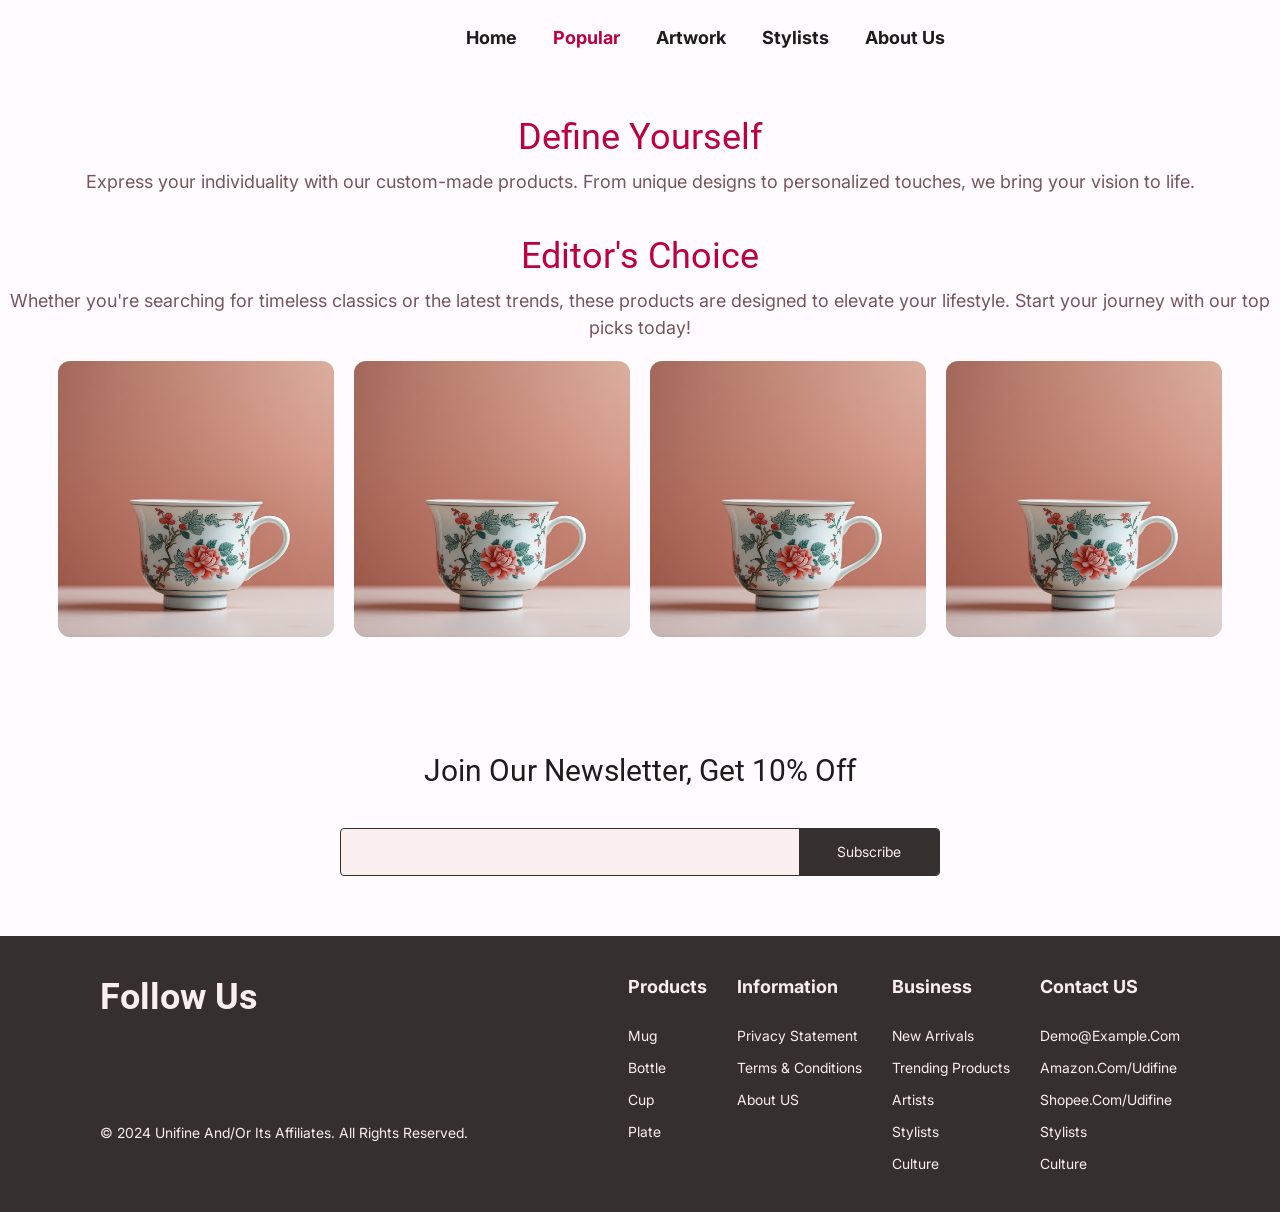
<file: article/2.html>
<!DOCTYPE html><html lang="en"><head><meta charSet="utf-8"/><meta name="viewport" content="width=device-width, initial-scale=1"/><link rel="stylesheet" href="https://udifine.github.io/pro/_next/static/css/31935602cbc69aa9.css" data-precedence="next"/><link rel="stylesheet" href="https://udifine.github.io/pro/_next/static/css/027a246eedd03571.css" data-precedence="next"/><link rel="preload" as="script" fetchPriority="low" href="https://udifine.github.io/pro/_next/static/chunks/webpack-3d7560605f4c8c1e.js"/><script src="https://udifine.github.io/pro/_next/static/chunks/87c73c54-ab13acd4c60ef98a.js" async=""></script><script src="https://udifine.github.io/pro/_next/static/chunks/855-b1aca91837db6ec1.js" async=""></script><script src="https://udifine.github.io/pro/_next/static/chunks/main-app-f37e43fcdb325944.js" async=""></script><script src="https://udifine.github.io/pro/_next/static/chunks/919-0861664b7ba136e6.js" async=""></script><script src="https://udifine.github.io/pro/_next/static/chunks/642-b65b103e90770057.js" async=""></script><script src="https://udifine.github.io/pro/_next/static/chunks/app/article/%5B...slug%5D/page-f4addfe6d373142d.js" async=""></script><title>mug</title><meta name="description" content="Generated by create next app"/><link rel="icon" href="/pro/favicon.ico" type="image/x-icon" sizes="16x16"/><script src="https://udifine.github.io/pro/_next/static/chunks/polyfills-42372ed130431b0a.js" noModule=""></script></head><body><div class="flex_row header_header__Awatn"><a class="header_btn_menu__GArVi"><svg class="icon_icon__97AuD"><use href="https://udifine.github.io/pro//icons/svg_symbol.svg#menu"></use></svg></a><a><svg class="icon_icon__97AuD udifineLogo" style="width:102px;height:24px"><use href="https://udifine.github.io/pro//icons/svg_symbol.svg#udifinelogo"></use></svg></a><div class="header_menu__aTqT3"><a class="" href="" title="home">home</a><a class="header_current__uVDrP" href="" title="popular">popular</a><a class="" href="" title="artwork">artwork</a><a class="" href="" title="stylists">stylists</a><a class="" href="" title="about us">about us</a></div><div></div></div><div class="header_mobile__7hBgy"><div class="header_menu__aTqT3"><a class="" href="" title="home">home</a><a class="header_current__uVDrP" href="" title="popular">popular</a><a class="" href="" title="artwork">artwork</a><a class="" href="" title="stylists">stylists</a><a class="" href="" title="about us">about us</a></div></div><div><div class="section"><div class="introduce_introduce__LYjy8 undefined"><h1>Define Yourself</h1><p>Express your individuality with our custom-made products. From unique designs to personalized touches, we bring your vision to life. </p></div></div><div class="section"><div class="introduce_introduce__LYjy8 undefined"><h1>Editor&#x27;s Choice</h1><p>Whether you&#x27;re searching for timeless classics or the latest trends, these products are designed to elevate your lifestyle. Start your journey with our top picks today!</p></div><div class="oneline_productList__vTRXq"><div class="oneline_list__V0_nn"><div class="productItem_productItem__gcmPV productItem_shape_1_1__99xYF oneline_item__73_t8"><a class="productItem_display__H6P1s" href="product/1" title="EverWarm Mug"><i class="bgCover" style="background-image:url(https://udifine.github.io/pro//_test/b0.png)"></i></a><div class="flex_row flex_center productItem_info__UxkH_ productItem_layout_none__R7bqp productItem_mode_product__F2WyD"><a class="bgCover avatar_avatar__K1w_n avatar_middle__xKKF6 productItem_avatar__wAW3F" href="/person/1" title="Zihan Zheng" style="background-image:url(&#x27;https://udifine.github.io/pro//_test/avatar.png&#x27;)"></a><h6 class="productItem_producer_name__wo6Yw">Zihan Zheng</h6><h6 class="productItem_product_name__rxYXF">EverWarm Mug</h6><span>$<!-- --> <!-- -->399</span></div></div><div class="productItem_productItem__gcmPV productItem_shape_1_1__99xYF oneline_item__73_t8"><a class="productItem_display__H6P1s" href="product/1" title="EverWarm Mug"><i class="bgCover" style="background-image:url(https://udifine.github.io/pro//_test/b0.png)"></i></a><div class="flex_row flex_center productItem_info__UxkH_ productItem_layout_none__R7bqp productItem_mode_product__F2WyD"><a class="bgCover avatar_avatar__K1w_n avatar_middle__xKKF6 productItem_avatar__wAW3F" href="/person/1" title="Zihan Zheng" style="background-image:url(&#x27;https://udifine.github.io/pro//_test/avatar.png&#x27;)"></a><h6 class="productItem_producer_name__wo6Yw">Zihan Zheng</h6><h6 class="productItem_product_name__rxYXF">EverWarm Mug</h6><span>$<!-- --> <!-- -->399</span></div></div><div class="productItem_productItem__gcmPV productItem_shape_1_1__99xYF oneline_item__73_t8"><a class="productItem_display__H6P1s" href="product/1" title="EverWarm Mug"><i class="bgCover" style="background-image:url(https://udifine.github.io/pro//_test/b0.png)"></i></a><div class="flex_row flex_center productItem_info__UxkH_ productItem_layout_none__R7bqp productItem_mode_product__F2WyD"><a class="bgCover avatar_avatar__K1w_n avatar_middle__xKKF6 productItem_avatar__wAW3F" href="/person/1" title="Zihan Zheng" style="background-image:url(&#x27;https://udifine.github.io/pro//_test/avatar.png&#x27;)"></a><h6 class="productItem_producer_name__wo6Yw">Zihan Zheng</h6><h6 class="productItem_product_name__rxYXF">EverWarm Mug</h6><span>$<!-- --> <!-- -->399</span></div></div><div class="productItem_productItem__gcmPV productItem_shape_1_1__99xYF oneline_item__73_t8"><a class="productItem_display__H6P1s" href="product/1" title="EverWarm Mug"><i class="bgCover" style="background-image:url(https://udifine.github.io/pro//_test/b0.png)"></i></a><div class="flex_row flex_center productItem_info__UxkH_ productItem_layout_none__R7bqp productItem_mode_product__F2WyD"><a class="bgCover avatar_avatar__K1w_n avatar_middle__xKKF6 productItem_avatar__wAW3F" href="/person/1" title="Zihan Zheng" style="background-image:url(&#x27;https://udifine.github.io/pro//_test/avatar.png&#x27;)"></a><h6 class="productItem_producer_name__wo6Yw">Zihan Zheng</h6><h6 class="productItem_product_name__rxYXF">EverWarm Mug</h6><span>$<!-- --> <!-- -->399</span></div></div><div class="productItem_productItem__gcmPV productItem_shape_1_1__99xYF oneline_item__73_t8"><a class="productItem_display__H6P1s" href="product/1" title="EverWarm Mug"><i class="bgCover" style="background-image:url(https://udifine.github.io/pro//_test/b0.png)"></i></a><div class="flex_row flex_center productItem_info__UxkH_ productItem_layout_none__R7bqp productItem_mode_product__F2WyD"><a class="bgCover avatar_avatar__K1w_n avatar_middle__xKKF6 productItem_avatar__wAW3F" href="/person/1" title="Zihan Zheng" style="background-image:url(&#x27;https://udifine.github.io/pro//_test/avatar.png&#x27;)"></a><h6 class="productItem_producer_name__wo6Yw">Zihan Zheng</h6><h6 class="productItem_product_name__rxYXF">EverWarm Mug</h6><span>$<!-- --> <!-- -->399</span></div></div><div class="productItem_productItem__gcmPV productItem_shape_1_1__99xYF oneline_item__73_t8"><a class="productItem_display__H6P1s" href="product/1" title="EverWarm Mug"><i class="bgCover" style="background-image:url(https://udifine.github.io/pro//_test/b0.png)"></i></a><div class="flex_row flex_center productItem_info__UxkH_ productItem_layout_none__R7bqp productItem_mode_product__F2WyD"><a class="bgCover avatar_avatar__K1w_n avatar_middle__xKKF6 productItem_avatar__wAW3F" href="/person/1" title="Zihan Zheng" style="background-image:url(&#x27;https://udifine.github.io/pro//_test/avatar.png&#x27;)"></a><h6 class="productItem_producer_name__wo6Yw">Zihan Zheng</h6><h6 class="productItem_product_name__rxYXF">EverWarm Mug</h6><span>$<!-- --> <!-- -->399</span></div></div><div class="productItem_productItem__gcmPV productItem_shape_1_1__99xYF oneline_item__73_t8"><a class="productItem_display__H6P1s" href="product/1" title="EverWarm Mug"><i class="bgCover" style="background-image:url(https://udifine.github.io/pro//_test/b0.png)"></i></a><div class="flex_row flex_center productItem_info__UxkH_ productItem_layout_none__R7bqp productItem_mode_product__F2WyD"><a class="bgCover avatar_avatar__K1w_n avatar_middle__xKKF6 productItem_avatar__wAW3F" href="/person/1" title="Zihan Zheng" style="background-image:url(&#x27;https://udifine.github.io/pro//_test/avatar.png&#x27;)"></a><h6 class="productItem_producer_name__wo6Yw">Zihan Zheng</h6><h6 class="productItem_product_name__rxYXF">EverWarm Mug</h6><span>$<!-- --> <!-- -->399</span></div></div><div class="productItem_productItem__gcmPV productItem_shape_1_1__99xYF oneline_item__73_t8"><a class="productItem_display__H6P1s" href="product/1" title="EverWarm Mug"><i class="bgCover" style="background-image:url(https://udifine.github.io/pro//_test/b0.png)"></i></a><div class="flex_row flex_center productItem_info__UxkH_ productItem_layout_none__R7bqp productItem_mode_product__F2WyD"><a class="bgCover avatar_avatar__K1w_n avatar_middle__xKKF6 productItem_avatar__wAW3F" href="/person/1" title="Zihan Zheng" style="background-image:url(&#x27;https://udifine.github.io/pro//_test/avatar.png&#x27;)"></a><h6 class="productItem_producer_name__wo6Yw">Zihan Zheng</h6><h6 class="productItem_product_name__rxYXF">EverWarm Mug</h6><span>$<!-- --> <!-- -->399</span></div></div></div></div></div></div><div class="edm_edm__N5axm"><svg class="icon_icon__97AuD" style="width:48px;height:48px"><use href="https://udifine.github.io/pro//icons/svg_symbol.svg#drafts"></use></svg><h2>Join Our Newsletter, Get 10% Off</h2><div class="flex_row flex_center inputText_input_text__yZhB3 inputText_middle__4bO28 edm_edm_input__OP7q4"><svg class="icon_icon__97AuD"><use href="https://udifine.github.io/pro//icons/svg_symbol.svg#mail"></use></svg><input type="text" placeholder="" value=""/><button class="primary button_button__yjH4D button_middle__9G_DK">Subscribe</button></div></div><div class="footer_foot__HxzTe"><div class="footer_main__RE1gx"><h1>Follow Us</h1><div class="flex_row footer_social__cTb3Q"><a href="" title="facebook"><svg class="icon_icon__97AuD" style="fill:var(--color-inverseonsurface)"><use href="https://udifine.github.io/pro//icons/svg_symbol.svg#facebook"></use></svg></a><a href="" title="x"><svg class="icon_icon__97AuD" style="fill:var(--color-inverseonsurface)"><use href="https://udifine.github.io/pro//icons/svg_symbol.svg#x"></use></svg></a><a href="" title="instagram"><svg class="icon_icon__97AuD" style="fill:var(--color-inverseonsurface)"><use href="https://udifine.github.io/pro//icons/svg_symbol.svg#instagram"></use></svg></a><a href="" title="tiktok"><svg class="icon_icon__97AuD" style="fill:var(--color-inverseonsurface)"><use href="https://udifine.github.io/pro//icons/svg_symbol.svg#tiktok"></use></svg></a><a href="" title="linkedin"><svg class="icon_icon__97AuD" style="fill:var(--color-inverseonsurface)"><use href="https://udifine.github.io/pro//icons/svg_symbol.svg#linkedin"></use></svg></a></div><p>© 2024 Unifine and/or its affiliates. All Rights Reserved.<!-- --> </p></div><div class="flex_row footer_links__t81SU"><div class="footer_links_part__8kF4F"><a href="" title="Products">Products</a><a href="" title="Mug">Mug</a><a href="" title="Bottle">Bottle</a><a href="" title="Cup">Cup</a><a href="" title="plate">plate</a></div><div class="footer_links_part__8kF4F"><a href="" title="Information">Information</a><a href="" title="Privacy Statement">Privacy Statement</a><a href="" title="Terms &amp; Conditions">Terms &amp; Conditions</a><a href="" title="About US">About US</a></div><div class="footer_links_part__8kF4F"><a href="" title="Business">Business</a><a href="" title="New Arrivals">New Arrivals</a><a href="" title="Trending Products">Trending Products</a><a href="" title="Artists">Artists</a><a href="" title="Stylists">Stylists</a><a href="" title="Culture">Culture</a></div><div class="footer_links_part__8kF4F"><a href="" title="Contact US">Contact US</a><a href="" title="Demo@Example.com">Demo@Example.com</a><a href="" title="Amazon.com/udifine">Amazon.com/udifine</a><a href="" title="Shopee.com/udifine">Shopee.com/udifine</a><a href="" title="Stylists">Stylists</a><a href="" title="Culture">Culture</a></div></div></div><script src="https://udifine.github.io/pro/_next/static/chunks/webpack-3d7560605f4c8c1e.js" async=""></script><script>(self.__next_f=self.__next_f||[]).push([0])</script><script>self.__next_f.push([1,"3:\"$Sreact.fragment\"\n4:I[8040,[\"919\",\"static/chunks/919-0861664b7ba136e6.js\",\"642\",\"static/chunks/642-b65b103e90770057.js\",\"621\",\"static/chunks/app/article/%5B...slug%5D/page-f4addfe6d373142d.js\"],\"TopProvider\"]\n5:I[1418,[\"919\",\"static/chunks/919-0861664b7ba136e6.js\",\"642\",\"static/chunks/642-b65b103e90770057.js\",\"621\",\"static/chunks/app/article/%5B...slug%5D/page-f4addfe6d373142d.js\"],\"Header\"]\n6:I[9507,[],\"\"]\n7:I[2639,[],\"\"]\n8:I[602,[\"919\",\"static/chunks/919-0861664b7ba136e6.js\",\"642\",\"static/chunks/642-b65b103e90770057.js\",\"621\",\"static/chunks/app/article/%5B...slug%5D/page-f4addfe6d373142d.js\"],\"EMD\"]\n9:I[7550,[\"919\",\"static/chunks/919-0861664b7ba136e6.js\",\"642\",\"static/chunks/642-b65b103e90770057.js\",\"621\",\"static/chunks/app/article/%5B...slug%5D/page-f4addfe6d373142d.js\"],\"Footer\"]\nb:I[1432,[],\"OutletBoundary\"]\nd:I[1432,[],\"MetadataBoundary\"]\nf:I[1432,[],\"ViewportBoundary\"]\n11:I[9398,[],\"\"]\n1:HL[\"https://udifine.github.io/pro/_next/static/css/31935602cbc69aa9.css\",\"style\"]\n2:HL[\"https://udifine.github.io/pro/_next/static/css/027a246eedd03571.css\",\"style\"]\n"])</script><script>self.__next_f.push([1,"0:{\"P\":null,\"b\":\"vvXlZK6HfP4txKv4ID5C4\",\"p\":\"https://udifine.github.io/pro\",\"c\":[\"\",\"article\",\"2\"],\"i\":false,\"f\":[[[\"\",{\"children\":[\"article\",{\"children\":[[\"slug\",\"2\",\"c\"],{\"children\":[\"__PAGE__\",{}]}]}]},\"$undefined\",\"$undefined\",true],[\"\",[\"$\",\"$3\",\"c\",{\"children\":[[[\"$\",\"link\",\"0\",{\"rel\":\"stylesheet\",\"href\":\"https://udifine.github.io/pro/_next/static/css/31935602cbc69aa9.css\",\"precedence\":\"next\",\"crossOrigin\":\"$undefined\",\"nonce\":\"$undefined\"}],[\"$\",\"link\",\"1\",{\"rel\":\"stylesheet\",\"href\":\"https://udifine.github.io/pro/_next/static/css/027a246eedd03571.css\",\"precedence\":\"next\",\"crossOrigin\":\"$undefined\",\"nonce\":\"$undefined\"}]],[\"$\",\"html\",null,{\"lang\":\"en\",\"children\":[[\"$\",\"head\",null,{}],[\"$\",\"body\",null,{\"children\":[\"$\",\"$L4\",null,{\"children\":[[\"$\",\"$L5\",null,{\"nav\":{\"home\":\"\",\"popular\":\"\",\"artwork\":\"\",\"stylists\":\"\",\"about us\":\"\"},\"current\":\"popular\"}],[\"$\",\"$L6\",null,{\"parallelRouterKey\":\"children\",\"segmentPath\":[\"children\"],\"error\":\"$undefined\",\"errorStyles\":\"$undefined\",\"errorScripts\":\"$undefined\",\"template\":[\"$\",\"$L7\",null,{}],\"templateStyles\":\"$undefined\",\"templateScripts\":\"$undefined\",\"notFound\":[[\"$\",\"title\",null,{\"children\":\"404: This page could not be found.\"}],[\"$\",\"div\",null,{\"style\":{\"fontFamily\":\"system-ui,\\\"Segoe UI\\\",Roboto,Helvetica,Arial,sans-serif,\\\"Apple Color Emoji\\\",\\\"Segoe UI Emoji\\\"\",\"height\":\"100vh\",\"textAlign\":\"center\",\"display\":\"flex\",\"flexDirection\":\"column\",\"alignItems\":\"center\",\"justifyContent\":\"center\"},\"children\":[\"$\",\"div\",null,{\"children\":[[\"$\",\"style\",null,{\"dangerouslySetInnerHTML\":{\"__html\":\"body{color:#000;background:#fff;margin:0}.next-error-h1{border-right:1px solid rgba(0,0,0,.3)}@media (prefers-color-scheme:dark){body{color:#fff;background:#000}.next-error-h1{border-right:1px solid rgba(255,255,255,.3)}}\"}}],[\"$\",\"h1\",null,{\"className\":\"next-error-h1\",\"style\":{\"display\":\"inline-block\",\"margin\":\"0 20px 0 0\",\"padding\":\"0 23px 0 0\",\"fontSize\":24,\"fontWeight\":500,\"verticalAlign\":\"top\",\"lineHeight\":\"49px\"},\"children\":\"404\"}],[\"$\",\"div\",null,{\"style\":{\"display\":\"inline-block\"},\"children\":[\"$\",\"h2\",null,{\"style\":{\"fontSize\":14,\"fontWeight\":400,\"lineHeight\":\"49px\",\"margin\":0},\"children\":\"This page could not be found.\"}]}]]}]}]],\"notFoundStyles\":[]}],[\"$\",\"$L8\",null,{}],[\"$\",\"$L9\",null,{\"title\":\"Follow Us\",\"copyRight\":\"© 2024 Unifine and/or its affiliates. All Rights Reserved.\",\"socials\":[{\"title\":\"facebook\",\"iconName\":\"facebook\",\"href\":\"\"},{\"title\":\"x\",\"iconName\":\"x\",\"href\":\"\"},{\"title\":\"instagram\",\"iconName\":\"instagram\",\"href\":\"\"},{\"title\":\"tiktok\",\"iconName\":\"tiktok\",\"href\":\"\"},{\"title\":\"linkedin\",\"iconName\":\"linkedin\",\"href\":\"\"}],\"linkGroups\":[[{\"title\":\"Products\",\"href\":\"\"},{\"title\":\"Mug\",\"href\":\"\"},{\"title\":\"Bottle\",\"href\":\"\"},{\"title\":\"Cup\",\"href\":\"\"},{\"title\":\"plate\",\"href\":\"\"}],[{\"title\":\"Information\",\"href\":\"\"},{\"title\":\"Privacy Statement\",\"href\":\"\"},{\"title\":\"Terms \u0026 Conditions\",\"href\":\"\"},{\"title\":\"About US\",\"href\":\"\"}],[{\"title\":\"Business\",\"href\":\"\"},{\"title\":\"New Arrivals\",\"href\":\"\"},{\"title\":\"Trending Products\",\"href\":\"\"},{\"title\":\"Artists\",\"href\":\"\"},{\"title\":\"Stylists\",\"href\":\"\"},{\"title\":\"Culture\",\"href\":\"\"}],[{\"title\":\"Contact US\",\"href\":\"\"},{\"title\":\"Demo@Example.com\",\"href\":\"\"},{\"title\":\"Amazon.com/udifine\",\"href\":\"\"},{\"title\":\"Shopee.com/udifine\",\"href\":\"\"},{\"title\":\"Stylists\",\"href\":\"\"},{\"title\":\"Culture\",\"href\":\"\"}]]}]]}]}]]}]]}],{\"children\":[\"article\",[\"$\",\"$3\",\"c\",{\"children\":[null,[\"$\",\"$L6\",null,{\"parallelRouterKey\":\"children\",\"segmentPath\":[\"children\",\"article\",\"children\"],\"error\":\"$undefined\",\"errorStyles\":\"$undefined\",\"errorScripts\":\"$undefined\",\"template\":[\"$\",\"$L7\",null,{}],\"templateStyles\":\"$undefined\",\"templateScripts\":\"$undefined\",\"notFound\":\"$undefined\",\"notFoundStyles\":\"$undefined\"}]]}],{\"children\":[[\"slug\",\"2\",\"c\"],[\"$\",\"$3\",\"c\",{\"children\":[null,[\"$\",\"$L6\",null,{\"parallelRouterKey\":\"children\",\"segmentPath\":[\"children\",\"article\",\"children\",\"$0:f:0:1:2:children:2:children:0\",\"children\"],\"error\":\"$undefined\",\"errorStyles\":\"$undefined\",\"errorScripts\":\"$undefined\",\"template\":[\"$\",\"$L7\",null,{}],\"templateStyles\":\"$undefined\",\"templateScripts\":\"$undefined\",\"notFound\":\"$undefined\",\"notFoundStyles\":\"$undefined\"}]]}],{\"children\":[\"__PAGE__\",[\"$\",\"$3\",\"c\",{\"children\":[\"$La\",null,[\"$\",\"$Lb\",null,{\"children\":\"$Lc\"}]]}],{},null]},null]},null]},null],[\"$\",\"$3\",\"h\",{\"children\":[null,[\"$\",\"$3\",\"7fAkUvETrrKL3sE3r7t9_\",{\"children\":[[\"$\",\"$Ld\",null,{\"children\":\"$Le\"}],[\"$\",\"$Lf\",null,{\"children\":\"$L10\"}],null]}]]}]]],\"m\":\"$undefined\",\"G\":[\"$11\",\"$undefined\"],\"s\":false,\"S\":true}\n"])</script><script>self.__next_f.push([1,"12:I[7533,[\"919\",\"static/chunks/919-0861664b7ba136e6.js\",\"642\",\"static/chunks/642-b65b103e90770057.js\",\"621\",\"static/chunks/app/article/%5B...slug%5D/page-f4addfe6d373142d.js\"],\"ProductList\"]\n"])</script><script>self.__next_f.push([1,"a:[\"$\",\"div\",null,{\"children\":[[\"$\",\"div\",null,{\"className\":\"section\",\"children\":[\"$\",\"div\",null,{\"className\":\"introduce_introduce__LYjy8 undefined\",\"children\":[[\"$\",\"h1\",null,{\"children\":\"Define Yourself\"}],\"$undefined\",[[\"$\",\"p\",\"0\",{\"children\":\"Express your individuality with our custom-made products. From unique designs to personalized touches, we bring your vision to life. \"}]]]}]}],[\"$\",\"div\",null,{\"className\":\"section\",\"children\":[[\"$\",\"div\",null,{\"className\":\"introduce_introduce__LYjy8 undefined\",\"children\":[[\"$\",\"h1\",null,{\"children\":\"Editor's Choice\"}],\"$undefined\",[[\"$\",\"p\",\"0\",{\"children\":\"Whether you're searching for timeless classics or the latest trends, these products are designed to elevate your lifestyle. Start your journey with our top picks today!\"}]]]}],[\"$\",\"$L12\",null,{\"products\":[{\"name\":\"EverWarm Mug\",\"id\":\"1\",\"desc\":\"Start your mornings right with the perfect companion for your coffee or tea. This ceramic mug combines timeless elegance with durable craftsmanship, keeping your favorite beverage warm and stylishly served.\",\"images\":[\"https://udifine.github.io/pro//_test/b0.png\"],\"leadtime\":1,\"price\":{\"value\":399,\"symbol\":\"$$\",\"discount\":0.8},\"producer\":{\"id\":\"1\",\"name\":\"Zihan Zheng\",\"images\":[\"https://udifine.github.io/pro//_test/avatar.png\"],\"createAt\":\"$D2025-01-07T12:38:14.495Z\"},\"generator\":{\"id\":\"2\",\"name\":\"Zoey Smith\",\"images\":[\"https://udifine.github.io/pro//_test/avatar2.png\"],\"createAt\":\"$D2025-01-07T12:38:14.495Z\"},\"activities\":[{\"name\":\"Limited Offer:\",\"id\":\"0\",\"desc\":\"Enter UDI-LOVER to get 15% OFF at checkout\",\"href\":\"\",\"createAt\":\"$D2025-01-07T12:38:14.495Z\"}],\"createAt\":\"$D2025-01-07T12:38:14.495Z\"},\"$a:props:children:1:props:children:1:props:products:0\",\"$a:props:children:1:props:children:1:props:products:0\",\"$a:props:children:1:props:children:1:props:products:0\",\"$a:props:children:1:props:children:1:props:products:0\",\"$a:props:children:1:props:children:1:props:products:0\",\"$a:props:children:1:props:children:1:props:products:0\",\"$a:props:children:1:props:children:1:props:products:0\"],\"infoLayout\":\"none\"}]]}]]}]\n"])</script><script>self.__next_f.push([1,"10:[[\"$\",\"meta\",\"0\",{\"name\":\"viewport\",\"content\":\"width=device-width, initial-scale=1\"}]]\ne:[[\"$\",\"meta\",\"0\",{\"charSet\":\"utf-8\"}],[\"$\",\"title\",\"1\",{\"children\":\"mug\"}],[\"$\",\"meta\",\"2\",{\"name\":\"description\",\"content\":\"Generated by create next app\"}],[\"$\",\"link\",\"3\",{\"rel\":\"icon\",\"href\":\"/pro/favicon.ico\",\"type\":\"image/x-icon\",\"sizes\":\"16x16\"}]]\n"])</script><script>self.__next_f.push([1,"c:null\n"])</script></body></html>
</file>
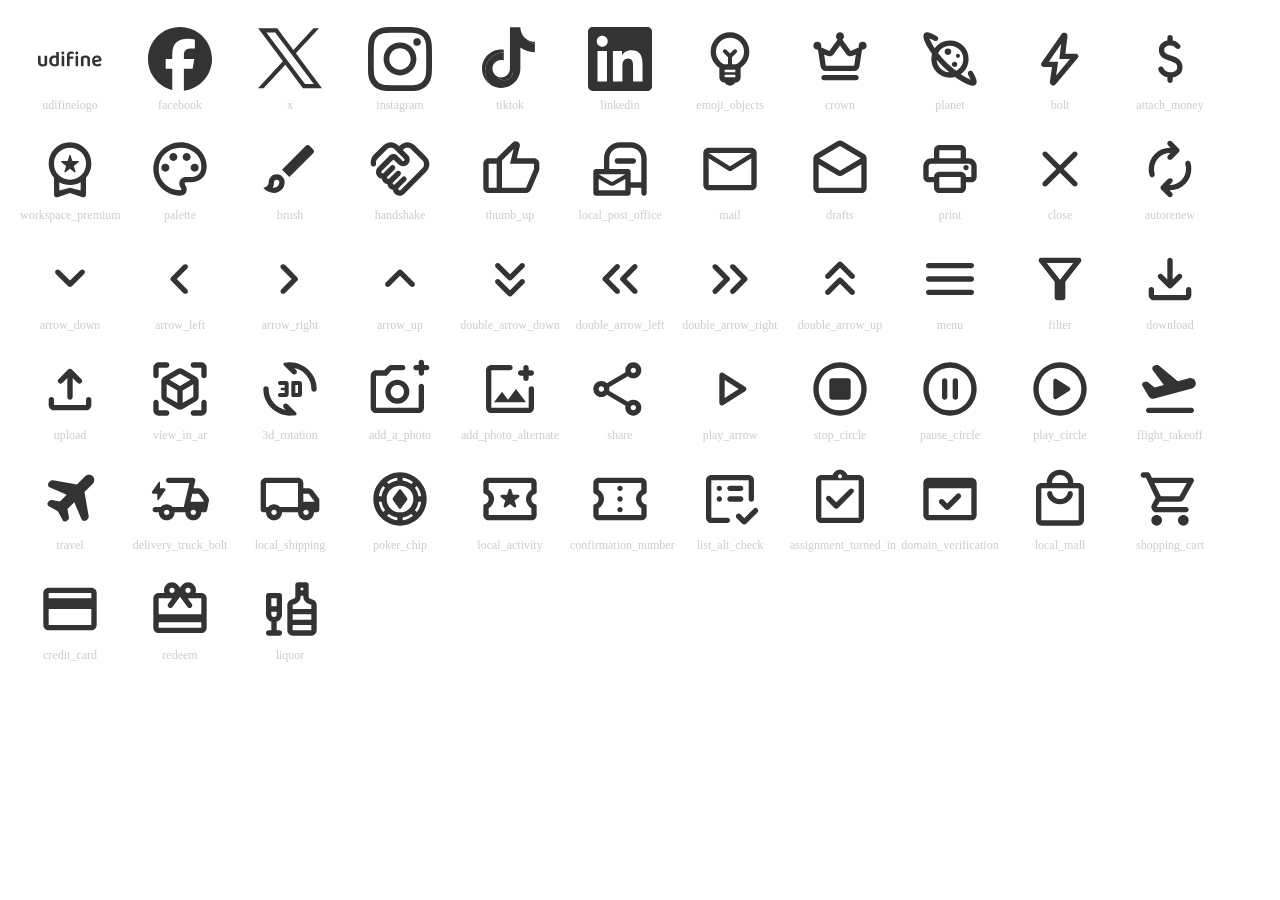
<file: icons/svg_symbol.html>
<!DOCTYPE html>
<html lang="en">
<head><meta charset="UTF-8"><title>SVG Symbols</title>
<style>
*{margin:0;padding:0;box-sizing: border-box;}
html,body{width:100%;display: flex;flex-wrap: wrap;gap:10px; padding:10px}
div {display: flex; width: 100px; height: 100px; gap:6px; flex-direction: column; justify-content: center;  align-items: center;}
span {width: 100%; line-height: 16px; font-size:12px; text-align:center; color: #ccc;}
svg { width: 64px; height: 64px; fill: #333; stroke:none;}
  </style>
</head>
<body><svg xmlns="http://www.w3.org/2000/svg" style="display: none;"><symbol id="udifinelogo" viewBox="0 0 103 24"><path d="M33.6049 2.91447C33.6049 2.63586 33.6019 2.35724 33.572 2.07862 33.491 1.27062 33.1464.766015 32.3701.663854 31.5818.558599 30.7695.635993 29.9693.635993 29.4597.635993 29.3368.911516 29.3428 1.40993 29.3698 3.27049 29.3548 5.13414 29.3548 7.11543 27.7453 6.43126 26.1777 6.30124 24.5712 6.56128 21.7478 7.01946 19.6976 8.51471 18.6576 11.3133 17.8873 13.3874 17.8453 15.5328 18.232 17.6967 18.5617 19.5542 19.3739 21.1145 20.8816 22.2537 23.8369 24.4858 29.2169 24.591 32.2682 22.4952 33.1913 21.8605 33.6349 21.0649 33.6259 19.8793 33.5869 14.2233 33.6109 8.56734 33.6079 2.91138L33.6049 2.91447ZM28.8812 20.0371C27.0319 20.7306 25.2306 20.7244 23.699 19.3282 23.1655 18.8391 22.7788 18.0559 22.572 17.3345 22.1734 15.9229 22.2153 14.4586 22.593 13.0283 23.1355 10.9882 24.9938 9.71277 27.0289 9.94805 27.2148 9.96972 27.3976 9.99449 27.5834 10.0193 29.136 10.2112 29.3518 10.4558 29.3518 12.0191V15.2263C29.3518 16.573 29.3338 17.9227 29.3608 19.2694 29.3698 19.6811 29.2289 19.9071 28.8783 20.0371H28.8812ZM100.611 15.7417C101.776 15.5584 102.347 14.9029 102.353 13.7161 102.362 11.8429 101.823 10.1591 100.587 8.77663 98.9126 6.90024 96.7827 6.29135 94.4103 6.39076 91.0202 6.53366 88.3757 8.61198 87.4468 11.9547 86.8049 14.2629 86.873 16.5929 87.6864 18.8483 88.4201 20.8862 89.7453 22.396 91.7006 23.2068 93.6471 24.0146 95.6704 24.1668 97.7293 23.8375 98.9303 23.648 100.105 23.3808 101.034 22.4612 101.903 21.6007 101.888 20.386 101.019 19.5224 100.776 19.2801 100.587 19.2428 100.273 19.4261 98.5162 20.4513 96.6437 20.793 94.6499 20.4295 92.9519 20.1189 91.6977 18.9539 91.2954 17.1769 91.5231 17.1365 91.7006 17.1023 91.8781 17.0744 94.7889 16.6301 97.7027 16.1983 100.613 15.7417H100.611ZM91.0794 14.0734C90.9433 11.9982 92.378 9.91987 94.5345 9.71172 97.1584 9.46009 98.3032 11.3862 98.318 12.9364 95.91 13.3123 93.4962 13.6913 91.0794 14.0703V14.0734ZM14.7392 10.141C14.7392 9.56037 14.7599 8.97977 14.7214 8.40227 14.6443 7.29075 14.2263 6.81261 13.162 6.71326 12.495 6.65116 11.8161 6.70394 11.1402 6.73189 10.7103 6.74741 10.5206 6.95233 10.5295 7.46152 10.5621 9.41444 10.5413 11.3705 10.5413 13.3234 10.5413 15.2981 10.5295 17.2758 10.5502 19.2505 10.5532 19.6386 10.4227 19.8373 10.0937 19.9708 9.05608 20.3931 7.97698 20.5266 6.89195 20.3527 5.07467 20.0639 4.30389 19.1015 4.28017 17.1609 4.25942 15.4657 4.27424 13.7674 4.27128 12.0722 4.27128 10.911 4.2861 9.75287 4.25942 8.59167 4.2357 7.50498 3.93925 6.9368 3.09731 6.80951 2.20201 6.676 1.27114 6.76604.358052 6.81882.230576 6.82503.0289859 7.16345.0230568 7.35285-.00955342 8.40538-.000659733 9.45791.00823396 10.5104.034915 13.1092-.0243762 15.711.126817 18.3004.260222 20.6073 1.44605 22.3708 3.52124 23.1688 6.72594 24.4045 9.93952 24.2648 13.076 22.7341 14.2945 22.138 14.7599 21.1724 14.748 19.8062 14.7154 16.5835 14.7392 13.3638 14.7362 10.141H14.7392ZM80.3938 7.14638C76.95 5.85955 73.5832 6.20457 70.3913 8.10372 69.4192 8.68186 69.0131 9.59881 69.022 10.7924 69.0546 14.3203 69.0309 17.8451 69.0368 21.373 69.0368 21.6931 69.0517 22.0195 69.108 22.3334 69.2532 23.126 69.7066 23.6296 70.4713 23.6824 71.2211 23.7321 71.9768 23.6327 72.7296 23.6171 73.2335 23.6047 73.3046 23.3094 73.3016 22.8525 73.2839 20.9596 73.2927 19.0666 73.2927 17.1737 73.2927 15.2372 73.3105 13.3008 73.2809 11.3674 73.275 10.8981 73.4409 10.6681 73.8262 10.4971 75.0087 9.9718 76.2298 9.78841 77.4923 10.034 78.7341 10.2764 79.4306 11.097 79.4958 12.4273 79.5491 13.5215 79.5403 14.6187 79.5491 15.7159 79.564 17.8451 79.5491 19.9742 79.5966 22.1003 79.6143 23.0141 80.1063 23.614 80.9332 23.6731 81.7423 23.7321 82.5633 23.6451 83.3724 23.5581 83.5176 23.5425 83.7487 23.2317 83.7487 23.0576 83.7665 19.508 83.7902 15.9614 83.7398 12.4118 83.7043 9.9345 82.6848 7.99493 80.3938 7.13705V7.14638ZM56.6368.542653C55.9724.241852 55.2219.0185764 54.507.00927329 53.267-.012434 51.9855-.012434 50.79.282165 48.1084.939588 46.637 2.98628 46.6192 5.87646 46.5925 10.3172 46.6103 14.7579 46.6103 19.2017 46.6103 20.1258 46.5955 21.0468 46.6222 21.9678 46.6519 22.9322 47.1354 23.5803 47.9927 23.6672 48.7195 23.7416 49.4611 23.6517 50.1967 23.6331 50.7188 23.6206 50.8523 23.3354 50.8493 22.802 50.8256 19.304 50.8375 15.806 50.8375 12.3111 50.8375 12.0568 50.8375 11.8026 50.8375 11.4614 51.1579 11.4614 51.3833 11.4614 51.6058 11.4614 52.9199 11.4614 54.234 11.4676 55.5452 11.4614 56.5864 11.4552 57.064 11.0056 57.1144 9.92332 57.1352 9.50468 57.0314 9.07984 56.9602 8.6612 56.886 8.20844 56.625 8.05339 56.1741 8.06269 54.8006 8.0906 53.4242 8.072 52.0478 8.072 51.5999 8.072 51.1549 8.072 50.6625 8.072 50.6625 7.37426 50.6476 6.75405 50.6625 6.13694 50.707 4.57402 51.5494 3.6437 53.0475 3.47624 54.2904 3.3367 55.5096 3.46074 56.6813 3.91349 57.0255 4.04684 57.2094 3.95691 57.4022 3.67471 58.1616 2.56764 57.8471 1.09154 56.6368.542653ZM42.1684 10.3939C42.1684 9.83021 42.1771 9.2665 42.1655 8.70592 42.1336 7.36868 41.6087 6.75173 40.3763 6.6891 39.8022 6.66091 39.2193 6.76426 38.6423 6.78618 38.1841 6.80497 38.0449 7.03672 38.0507 7.5284 38.0739 9.93042 38.0594 12.3356 38.0594 14.7407 38.0652 14.7407 38.0739 14.7407 38.0797 14.7407 38.0797 17.1647 38.0623 19.5918 38.0884 22.0157 38.0971 22.9709 38.5756 23.5941 39.3962 23.6724 40.1269 23.7413 40.8693 23.6411 41.6058 23.6191 42.0727 23.6066 42.1829 23.3467 42.18 22.8675 42.1626 18.7086 42.1713 14.5528 42.1684 10.3939ZM64.5797 15.7013C64.5797 13.3638 64.5884 11.0262 64.5768 8.68867 64.5681 7.3431 64.0487 6.74854 62.7922 6.68909 62.2148 6.66092 61.6344 6.76419 61.057 6.79235 60.6101 6.81426 60.465 7.02391 60.4679 7.52459 60.4882 11.2046 60.4795 14.8846 60.4795 18.5614 60.4795 19.6661 60.465 20.7707 60.4911 21.8722 60.5144 22.9111 60.9699 23.5651 61.823 23.6621 62.5136 23.7403 63.2188 23.6621 63.9181 23.6433 64.4346 23.6277 64.6058 23.3586 64.5971 22.7797 64.5623 20.4202 64.5826 18.0608 64.5826 15.7013H64.5797ZM40.0828.000994997C38.6818-.0354592 37.6169.933614 37.5874 2.27634 37.5579 3.70717 38.5254 4.75827 39.9177 4.80383 41.2804 4.8494 42.3275 3.85602 42.3688 2.47684 42.4101 1.05817 41.4692.040487 40.0828.000994997ZM62.509.00100165C61.1345-.0172254 60.0638.99134 60.0461 2.32799 60.0284 3.71629 61.0667 4.79472 62.4412 4.80688 63.8216 4.82207 64.857 3.77705 64.8658 2.36749 64.8747 1.03691 63.8629.0192287 62.512.00100165H62.509Z"/></symbol><symbol id="facebook" viewBox="0 0 24 24"><g clip-path="url(#clip0_738_2197)"><path d="M24 12C24 5.37262 18.6274 0 12 0C5.37262 0 0 5.37262 0 12C0 17.6278 3.87431 22.3498 9.10106 23.6466V15.6669H6.62663V12H9.10106V10.4199C9.10106 6.33544 10.9494 4.44244 14.9593 4.44244C15.7196 4.44244 17.0314 4.59131 17.568 4.74056V8.06475C17.2849 8.03494 16.7929 8.01994 16.1816 8.01994C14.214 8.01994 13.4537 8.76525 13.4537 10.7031V12H17.3734L16.7001 15.6669H13.4537V23.9121C19.3956 23.1945 24 18.1352 24 12Z"/></g><defs><clipPath id="clip0_738_2197"><rect width="24" height="24"/></clipPath></defs></symbol><symbol id="x" viewBox="0 0 24 24"><path d="M0.0585144 0.5L9.32465 12.8897L0 22.963H2.0986L10.2623 14.1437L16.8584 22.963H24L14.2125 9.87645L22.8918 0.5H20.7932L13.2748 8.62246L7.20014 0.5H0.0585144ZM3.14467 2.04583H6.42555L20.9134 21.417H17.6325L3.14467 2.04583Z"/></symbol><symbol id="instagram" viewBox="0 0 24 24"><g clip-path="url(#clip0_738_2199)"><path d="M13.0984 0H14.6528L15.6684 0.0207254L16.4974 0.0414508L16.9326 0.0621762C18.2176 0.124352 19.0881 0.331606 19.8342 0.621762C20.6218 0.932643 21.285 1.34715 21.9689 2.01036C22.6321 2.67358 23.0466 3.35751 23.3575 4.14508C23.6269 4.82902 23.8135 5.59585 23.8964 6.65285L23.9585 7.79275L23.9793 8.87047L24 10.9223V14.7772L23.9793 15.9793L23.9378 16.9741C23.8756 18.2591 23.6684 19.1295 23.3782 19.8964C23.0674 20.6839 22.6528 21.3472 21.9896 22.0311C21.3264 22.6943 20.6632 23.1088 19.8549 23.4197C19.171 23.6891 18.4041 23.8756 17.3471 23.9585L16.0622 24.0207L14.9223 24.0415L13.0777 24.0622H9.2228L8.02073 24.0415L7.02591 24C5.74093 23.9378 4.87047 23.7306 4.12435 23.4404C3.33679 23.1295 2.67357 22.715 1.98964 22.0518C1.32642 21.3886 0.911917 20.7047 0.601036 19.9171C0.331606 19.2332 0.145078 18.4663 0.0621762 17.4093L0.0207254 16.5596L0 15.7306L0 14.6528V12.7461V9.32642L0.0207254 8.31088L0.0414508 7.48186L0.0621762 7.04663C0.124352 5.78238 0.331606 4.91192 0.621762 4.14508C0.932642 3.35751 1.34715 2.6943 2.01036 2.01036C2.67357 1.34715 3.35751 0.932643 4.14508 0.621762C4.82902 0.352332 5.59585 0.165803 6.65285 0.0829016L7.50259 0.0414508L8.33161 0.0207254L9.32642 0H10.8808C10.9016 0 13.0984 0 13.0984 0ZM14.6114 2.17617H9.36788L8.45596 2.19689L7.12953 2.23834C6.79793 2.25907 6.46632 2.27979 6.13471 2.32124L5.94819 2.34197C5.82383 2.36269 5.67876 2.38342 5.5544 2.42487L5.40933 2.46632C5.36788 2.48705 5.32642 2.48705 5.28497 2.50777L5.01554 2.59067L4.89119 2.63212C4.33161 2.8601 3.93782 3.10881 3.50259 3.52332C3.08808 3.93782 2.81865 4.35233 2.6114 4.91192L2.54922 5.18135L2.50777 5.3057C2.40415 5.65803 2.30052 6.15544 2.23834 6.83938L2.21762 7.35751L2.17617 8.43523L2.15544 10.2798V14.5492L2.17617 15.8756L2.21762 16.8497C2.23834 17.2021 2.25907 17.5544 2.32124 17.9067L2.34197 18.0725C2.34197 18.0933 2.34197 18.1347 2.36269 18.1554L2.40415 18.3005L2.4456 18.4456C2.4456 18.4663 2.46632 18.487 2.46632 18.5078L2.50777 18.6321L2.54922 18.7565L2.56995 18.8187L2.65285 19.0674C2.8601 19.6269 3.12953 20.0207 3.54404 20.456C3.95855 20.8705 4.37306 21.1399 4.93264 21.3472L5.18135 21.4301L5.28497 21.4715L5.34715 21.4922L5.4715 21.5337C5.49223 21.5337 5.51295 21.5544 5.53368 21.5544L5.67876 21.5959L5.82383 21.6373L5.98964 21.658C6.30052 21.7202 6.67357 21.7617 7.12953 21.7824L8.60104 21.8446L10.5492 21.8653H14.7772L15.8549 21.8446L16.829 21.8031C17.285 21.7824 17.658 21.7409 17.9689 21.6788L18.1347 21.658L18.2798 21.6166L18.4456 21.5544L18.5078 21.5337L18.6321 21.4922L18.7565 21.4508L18.8187 21.4301L19.0674 21.3472C19.6269 21.1399 20.0207 20.8705 20.456 20.456C20.8705 20.0415 21.1399 19.6269 21.3471 19.0674L21.43 18.8187C21.5544 18.4456 21.6788 17.9275 21.7409 17.1399L21.8031 15.8756L21.8238 14.5907V12.7461V9.40933L21.8031 8.12435L21.7617 7.15026C21.7409 6.8601 21.7202 6.54922 21.6788 6.25907L21.658 6.07254C21.6373 5.98964 21.6373 5.90674 21.6166 5.82383L21.5751 5.67876C21.5544 5.63731 21.5544 5.57513 21.5337 5.53368L21.4922 5.40933L21.4715 5.34715L21.3679 5.01554L21.3471 4.95337C21.1192 4.39378 20.8705 4 20.456 3.56477C20.0414 3.12953 19.6269 2.88083 19.0674 2.67358L18.943 2.63212L18.6736 2.54922L18.6114 2.48705L18.4456 2.4456C18.114 2.36269 17.6995 2.27979 17.1399 2.23834L16.2487 2.19689L15.5233 2.17617H14.6114Z"/><path d="M12 5.84456C15.399 5.84456 18.1555 8.60103 18.1555 12C18.1555 15.399 15.399 18.1554 12 18.1554C8.60105 18.1554 5.84457 15.399 5.84457 12C5.84457 8.60103 8.60105 5.84456 12 5.84456ZM12 8C9.7824 8 8.00001 9.78238 8.00001 12C8.00001 14.2176 9.7824 16 12 16C14.2176 16 16 14.2176 16 12C16 9.78238 14.1969 8 12 8ZM19.8342 5.59585C19.8549 6.38342 19.2332 7.04663 18.4456 7.06736C17.658 7.08808 16.9948 6.46632 16.9741 5.67875C16.9741 5.65803 16.9741 5.61658 16.9741 5.59585C16.9948 4.80829 17.658 4.1658 18.4456 4.20725C19.2124 4.20725 19.8135 4.82901 19.8342 5.59585Z"/></g><defs><clipPath id="clip0_738_2199"><rect width="24" height="24"/></clipPath></defs></symbol><symbol id="tiktok" viewBox="0 0 24 24"><path d="M9.66911 9.46757V8.54291C9.34824 8.49733 9.02448 8.47389 8.70045 8.47231C4.73651 8.47231 1.51151 11.6978 1.51151 15.6618C1.51151 18.0933 2.72674 20.2459 4.58055 21.5475C3.33923 20.22 2.64903 18.4703 2.65008 16.6528C2.65008 12.7453 5.78341 9.55872 9.66911 9.46757Z"/><path d="M9.83876 19.9358C11.6075 19.9358 13.0501 18.5288 13.1159 16.7753L13.122 1.12266H15.9816C15.9205 0.795733 15.8897 0.464065 15.8894 0.131607H11.9837L11.9771 15.7848C11.912 17.5377 10.4686 18.9442 8.70044 18.9442C8.16962 18.9445 7.64669 18.8151 7.17725 18.5672C7.79237 19.4255 8.7829 19.9347 9.83876 19.9358ZM21.3231 6.43593V5.56606C20.2722 5.56711 19.2437 5.26126 18.3641 4.68644C19.1355 5.57449 20.1737 6.1883 21.3236 6.43593"/><path d="M15.8889 15.6612V7.72387C17.4719 8.86245 19.3731 9.47362 21.3228 9.47125V6.43592C20.1732 6.18803 19.135 5.57396 18.3639 4.68565C17.116 3.87399 16.2548 2.58658 15.9811 1.12344H13.1217L13.1157 16.7761C13.0501 18.529 11.6072 19.936 9.8385 19.936C8.78291 19.935 7.79212 19.4255 7.17726 18.5677C6.09637 18.0011 5.41855 16.882 5.41723 15.6615C5.41934 13.8491 6.888 12.3804 8.70046 12.3783C9.03818 12.3783 9.36247 12.4336 9.66911 12.5303V9.46756C5.78341 9.55871 2.65009 12.7453 2.65009 16.6528C2.65009 18.5425 3.38429 20.2627 4.58056 21.5475C5.78657 22.3965 7.22573 22.8515 8.70046 22.8502C12.6647 22.8502 15.8889 19.6252 15.8889 15.6612Z"/></symbol><symbol id="linkedin" viewBox="0 0 24 24"><g clip-path="url(#clip0_738_2201)"><path d="M22.2234 0H1.77187C0.792187 0 0 0.773438 0 1.72969V22.2656C0 23.2219 0.792187 24 1.77187 24H22.2234C23.2031 24 24 23.2219 24 22.2703V1.72969C24 0.773438 23.2031 0 22.2234 0ZM7.12031 20.4516H3.55781V8.99531H7.12031V20.4516ZM5.33906 7.43438C4.19531 7.43438 3.27188 6.51094 3.27188 5.37187C3.27188 4.23281 4.19531 3.30937 5.33906 3.30937C6.47813 3.30937 7.40156 4.23281 7.40156 5.37187C7.40156 6.50625 6.47813 7.43438 5.33906 7.43438ZM20.4516 20.4516H16.8937V14.8828C16.8937 13.5562 16.8703 11.8453 15.0422 11.8453C13.1906 11.8453 12.9094 13.2937 12.9094 14.7891V20.4516H9.35625V8.99531H12.7687V10.5609H12.8156C13.2891 9.66094 14.4516 8.70938 16.1813 8.70938C19.7859 8.70938 20.4516 11.0813 20.4516 14.1656V20.4516Z"/></g><defs><clipPath id="clip0_738_2201"><rect width="24" height="24" rx="2"/></clipPath></defs></symbol><symbol id="emoji_objects" viewBox="0 0 24 24"><path d="M12 22C11.5667 22 11.175 21.8958 10.825 21.6875C10.475 21.4792 10.2 21.2 10 20.85C9.45 20.85 8.97917 20.6542 8.5875 20.2625C8.19583 19.8708 8 19.4 8 18.85V15.3C7.01667 14.65 6.22917 13.7917 5.6375 12.725C5.04583 11.6583 4.75 10.5 4.75 9.25C4.75 7.23333 5.45417 5.52083 6.8625 4.1125C8.27083 2.70417 9.98333 2 12 2C14.0167 2 15.7292 2.70417 17.1375 4.1125C18.5458 5.52083 19.25 7.23333 19.25 9.25C19.25 10.5333 18.9542 11.7 18.3625 12.75C17.7708 13.8 16.9833 14.65 16 15.3V18.85C16 19.4 15.8042 19.8708 15.4125 20.2625C15.0208 20.6542 14.55 20.85 14 20.85C13.8 21.2 13.525 21.4792 13.175 21.6875C12.825 21.8958 12.4333 22 12 22ZM10 18.85H14V17.95H10V18.85ZM10 16.95H14V16H10V16.95ZM9.8 14H11.25V11.3L9.575 9.625C9.425 9.475 9.35 9.3 9.35 9.1C9.35 8.9 9.425 8.725 9.575 8.575C9.725 8.425 9.9 8.35 10.1 8.35C10.3 8.35 10.475 8.425 10.625 8.575L12 9.95L13.375 8.575C13.525 8.425 13.7 8.35 13.9 8.35C14.1 8.35 14.275 8.425 14.425 8.575C14.575 8.725 14.65 8.9 14.65 9.1C14.65 9.3 14.575 9.475 14.425 9.625L12.75 11.3V14H14.2C15.1 13.5667 15.8333 12.9292 16.4 12.0875C16.9667 11.2458 17.25 10.3 17.25 9.25C17.25 7.78333 16.7417 6.54167 15.725 5.525C14.7083 4.50833 13.4667 4 12 4C10.5333 4 9.29167 4.50833 8.275 5.525C7.25833 6.54167 6.75 7.78333 6.75 9.25C6.75 10.3 7.03333 11.2458 7.6 12.0875C8.16667 12.9292 8.9 13.5667 9.8 14Z"/></symbol><symbol id="crown" viewBox="0 0 24 24"><path d="M6 20C5.71667 20 5.47917 19.9042 5.2875 19.7125C5.09583 19.5208 5 19.2833 5 19C5 18.7167 5.09583 18.4792 5.2875 18.2875C5.47917 18.0958 5.71667 18 6 18H18C18.2833 18 18.5208 18.0958 18.7125 18.2875C18.9042 18.4792 19 18.7167 19 19C19 19.2833 18.9042 19.5208 18.7125 19.7125C18.5208 19.9042 18.2833 20 18 20H6ZM6.7 16.5C6.21667 16.5 5.7875 16.3417 5.4125 16.025C5.0375 15.7083 4.80833 15.3083 4.725 14.825L3.725 8.475C3.69167 8.475 3.65417 8.47917 3.6125 8.4875C3.57083 8.49583 3.53333 8.5 3.5 8.5C3.08333 8.5 2.72917 8.35417 2.4375 8.0625C2.14583 7.77083 2 7.41667 2 7C2 6.58333 2.14583 6.22917 2.4375 5.9375C2.72917 5.64583 3.08333 5.5 3.5 5.5C3.91667 5.5 4.27083 5.64583 4.5625 5.9375C4.85417 6.22917 5 6.58333 5 7C5 7.11667 4.9875 7.225 4.9625 7.325C4.9375 7.425 4.90833 7.51667 4.875 7.6L8 9L11.125 4.725C10.9417 4.59167 10.7917 4.41667 10.675 4.2C10.5583 3.98333 10.5 3.75 10.5 3.5C10.5 3.08333 10.6458 2.72917 10.9375 2.4375C11.2292 2.14583 11.5833 2 12 2C12.4167 2 12.7708 2.14583 13.0625 2.4375C13.3542 2.72917 13.5 3.08333 13.5 3.5C13.5 3.75 13.4417 3.98333 13.325 4.2C13.2083 4.41667 13.0583 4.59167 12.875 4.725L16 9L19.125 7.6C19.0917 7.51667 19.0625 7.425 19.0375 7.325C19.0125 7.225 19 7.11667 19 7C19 6.58333 19.1458 6.22917 19.4375 5.9375C19.7292 5.64583 20.0833 5.5 20.5 5.5C20.9167 5.5 21.2708 5.64583 21.5625 5.9375C21.8542 6.22917 22 6.58333 22 7C22 7.41667 21.8542 7.77083 21.5625 8.0625C21.2708 8.35417 20.9167 8.5 20.5 8.5C20.4667 8.5 20.4292 8.49583 20.3875 8.4875C20.3458 8.47917 20.3083 8.475 20.275 8.475L19.275 14.825C19.1917 15.3083 18.9625 15.7083 18.5875 16.025C18.2125 16.3417 17.7833 16.5 17.3 16.5H6.7ZM6.7 14.5H17.3L17.95 10.325L16.8 10.825C16.3667 11.0083 15.925 11.0417 15.475 10.925C15.025 10.8083 14.6583 10.5583 14.375 10.175L12 6.9L9.625 10.175C9.34167 10.5583 8.975 10.8083 8.525 10.925C8.075 11.0417 7.63333 11.0083 7.2 10.825L6.05 10.325L6.7 14.5Z"/></symbol><symbol id="planet" viewBox="0 0 24 24"><path d="M11.225 10.525C11.575 10.525 11.8708 10.4042 12.1125 10.1625C12.3542 9.92083 12.475 9.625 12.475 9.275C12.475 8.925 12.3542 8.62917 12.1125 8.3875C11.8708 8.14583 11.575 8.025 11.225 8.025C10.875 8.025 10.5792 8.14583 10.3375 8.3875C10.0958 8.62917 9.97499 8.925 9.97499 9.275C9.97499 9.625 10.0958 9.92083 10.3375 10.1625C10.5792 10.4042 10.875 10.525 11.225 10.525ZM20.55 22C19.85 22 18.9083 21.7083 17.725 21.125C16.5417 20.5417 15.275 19.75 13.925 18.75C13.6083 18.8333 13.2875 18.8958 12.9625 18.9375C12.6375 18.9792 12.3083 19 11.975 19C10.025 19 8.37499 18.325 7.02499 16.975C5.67499 15.625 4.99999 13.975 4.99999 12.025C4.99999 11.6917 5.02499 11.3583 5.07499 11.025C5.12499 10.6917 5.19166 10.3667 5.27499 10.05C4.29166 8.7 3.50416 7.4375 2.91249 6.2625C2.32083 5.0875 2.02499 4.15 2.02499 3.45C2.02499 3 2.14999 2.64583 2.39999 2.3875C2.64999 2.12917 2.99166 2 3.42499 2C3.80833 2 4.27916 2.10833 4.83749 2.325C5.39583 2.54167 6.14999 2.91667 7.09999 3.45C7.33333 3.58333 7.48749 3.7875 7.56249 4.0625C7.63749 4.3375 7.60833 4.59167 7.47499 4.825C7.34166 5.05833 7.14166 5.2125 6.87499 5.2875C6.60833 5.3625 6.35833 5.33333 6.12499 5.2C5.80833 5.01667 5.49999 4.85833 5.19999 4.725C4.89999 4.59167 4.58333 4.45 4.24999 4.3C4.54999 4.93333 4.87083 5.55 5.21249 6.15C5.55416 6.75 5.91666 7.34167 6.29999 7.925C6.93333 7.025 7.74166 6.31667 8.72499 5.8C9.70833 5.28333 10.7917 5.025 11.975 5.025C13.925 5.025 15.5792 5.70417 16.9375 7.0625C18.2958 8.42083 18.975 10.075 18.975 12.025C18.975 13.2083 18.7125 14.2917 18.1875 15.275C17.6625 16.2583 16.95 17.0667 16.05 17.7C16.6333 18.0833 17.2292 18.45 17.8375 18.8C18.4458 19.15 19.0667 19.4667 19.7 19.75C19.5667 19.4333 19.4292 19.125 19.2875 18.825C19.1458 18.525 18.9833 18.2167 18.8 17.9C18.6667 17.6667 18.6375 17.4125 18.7125 17.1375C18.7875 16.8625 18.9417 16.6583 19.175 16.525C19.4083 16.3917 19.6625 16.3625 19.9375 16.4375C20.2125 16.5125 20.4167 16.6667 20.55 16.9C21.1167 17.9 21.5 18.6625 21.7 19.1875C21.9 19.7125 22 20.1667 22 20.55C22 21.0333 21.8667 21.3958 21.6 21.6375C21.3333 21.8792 20.9833 22 20.55 22ZM13.725 15.025C14.0083 15.025 14.2458 14.9292 14.4375 14.7375C14.6292 14.5458 14.725 14.3083 14.725 14.025C14.725 13.7417 14.6292 13.5042 14.4375 13.3125C14.2458 13.1208 14.0083 13.025 13.725 13.025C13.4417 13.025 13.2042 13.1208 13.0125 13.3125C12.8208 13.5042 12.725 13.7417 12.725 14.025C12.725 14.3083 12.8208 14.5458 13.0125 14.7375C13.2042 14.9292 13.4417 15.025 13.725 15.025ZM14.975 11.525C15.1917 11.525 15.3708 11.4542 15.5125 11.3125C15.6542 11.1708 15.725 10.9917 15.725 10.775C15.725 10.5583 15.6542 10.3792 15.5125 10.2375C15.3708 10.0958 15.1917 10.025 14.975 10.025C14.7583 10.025 14.5792 10.0958 14.4375 10.2375C14.2958 10.3792 14.225 10.5583 14.225 10.775C14.225 10.9917 14.2958 11.1708 14.4375 11.3125C14.5792 11.4542 14.7583 11.525 14.975 11.525ZM11.7 16.975C10.85 16.2417 10.0333 15.4833 9.24999 14.7C8.46666 13.9167 7.71666 13.1 6.99999 12.25C7.03333 12.8833 7.17499 13.4792 7.42499 14.0375C7.67499 14.5958 8.01666 15.0917 8.44999 15.525C8.88333 15.9583 9.37499 16.3 9.92499 16.55C10.475 16.8 11.0667 16.9417 11.7 16.975ZM14.275 16.45C15.075 16.0333 15.725 15.4292 16.225 14.6375C16.725 13.8458 16.975 12.9667 16.975 12C16.975 10.6167 16.4875 9.44167 15.5125 8.475C14.5375 7.50833 13.3583 7.025 11.975 7.025C11.0083 7.025 10.1333 7.275 9.34999 7.775C8.56666 8.275 7.96666 8.925 7.54999 9.725C8.49999 10.9917 9.54166 12.1917 10.675 13.325C11.8083 14.4583 13.0083 15.5 14.275 16.45Z"/></symbol><symbol id="bolt" viewBox="0 0 24 24"><path d="M10.55 18.2L15.725 12H11.725L12.45 6.325L7.825 13H11.3L10.55 18.2ZM9 15H5.9C5.5 15 5.20417 14.8208 5.0125 14.4625C4.82083 14.1042 4.84167 13.7583 5.075 13.425L12.55 2.675C12.7167 2.44167 12.9333 2.27917 13.2 2.1875C13.4667 2.09584 13.7417 2.1 14.025 2.2C14.3083 2.3 14.5167 2.475 14.65 2.725C14.7833 2.975 14.8333 3.24167 14.8 3.525L14 10H17.875C18.3083 10 18.6125 10.1917 18.7875 10.575C18.9625 10.9583 18.9083 11.3167 18.625 11.65L10.4 21.5C10.2167 21.7167 9.99167 21.8583 9.725 21.925C9.45833 21.9917 9.2 21.9667 8.95 21.85C8.7 21.7333 8.50417 21.5542 8.3625 21.3125C8.22083 21.0708 8.16667 20.8083 8.2 20.525L9 15Z"/></symbol><symbol id="attach_money" viewBox="0 0 24 24"><path d="M12.025 21C11.7417 21 11.5042 20.9042 11.3125 20.7125C11.1208 20.5208 11.025 20.2833 11.025 20V18.85C10.275 18.6833 9.61667 18.3917 9.05 17.975C8.48333 17.5583 8.025 16.975 7.675 16.225C7.55833 15.9917 7.55417 15.7458 7.6625 15.4875C7.77083 15.2292 7.96667 15.0417 8.25 14.925C8.48333 14.825 8.725 14.8292 8.975 14.9375C9.225 15.0458 9.41667 15.225 9.55 15.475C9.83333 15.975 10.1917 16.3542 10.625 16.6125C11.0583 16.8708 11.5917 17 12.225 17C12.9083 17 13.4875 16.8458 13.9625 16.5375C14.4375 16.2292 14.675 15.75 14.675 15.1C14.675 14.5167 14.4917 14.0542 14.125 13.7125C13.7583 13.3708 12.9083 12.9833 11.575 12.55C10.1417 12.1 9.15833 11.5625 8.625 10.9375C8.09167 10.3125 7.825 9.55 7.825 8.65C7.825 7.56667 8.175 6.725 8.875 6.125C9.575 5.525 10.2917 5.18333 11.025 5.1V4C11.025 3.71667 11.1208 3.47917 11.3125 3.2875C11.5042 3.09583 11.7417 3 12.025 3C12.3083 3 12.5458 3.09583 12.7375 3.2875C12.9292 3.47917 13.025 3.71667 13.025 4V5.1C13.6583 5.2 14.2083 5.40417 14.675 5.7125C15.1417 6.02083 15.525 6.4 15.825 6.85C15.975 7.06667 16.0042 7.30833 15.9125 7.575C15.8208 7.84167 15.6333 8.03333 15.35 8.15C15.1167 8.25 14.875 8.25417 14.625 8.1625C14.375 8.07083 14.1417 7.90833 13.925 7.675C13.7083 7.44167 13.4542 7.2625 13.1625 7.1375C12.8708 7.0125 12.5083 6.95 12.075 6.95C11.3417 6.95 10.7833 7.1125 10.4 7.4375C10.0167 7.7625 9.825 8.16667 9.825 8.65C9.825 9.2 10.075 9.63333 10.575 9.95C11.075 10.2667 11.9417 10.6 13.175 10.95C14.325 11.2833 15.1958 11.8125 15.7875 12.5375C16.3792 13.2625 16.675 14.1 16.675 15.05C16.675 16.2333 16.325 17.1333 15.625 17.75C14.925 18.3667 14.0583 18.75 13.025 18.9V20C13.025 20.2833 12.9292 20.5208 12.7375 20.7125C12.5458 20.9042 12.3083 21 12.025 21Z"/></symbol><symbol id="workspace_premium" viewBox="0 0 24 24"><path d="M12 11.925L10.3 13.225C10.2 13.3083 10.1 13.3125 10 13.2375C9.9 13.1625 9.86667 13.0667 9.9 12.95L10.55 10.85L8.8 9.45C8.71667 9.36667 8.69167 9.27083 8.725 9.1625C8.75833 9.05417 8.83333 9 8.95 9H11.1L11.75 6.95C11.7833 6.83333 11.8667 6.775 12 6.775C12.1333 6.775 12.2167 6.83333 12.25 6.95L12.9 9H15.025C15.1417 9 15.2208 9.05417 15.2625 9.1625C15.3042 9.27083 15.2833 9.36667 15.2 9.45L13.425 10.85L14.075 12.95C14.1083 13.0667 14.075 13.1625 13.975 13.2375C13.875 13.3125 13.775 13.3083 13.675 13.225L12 11.925ZM12 21L7.325 22.55C6.99167 22.6667 6.6875 22.625 6.4125 22.425C6.1375 22.225 6 21.9583 6 21.625V15.275C5.36667 14.575 4.875 13.775 4.525 12.875C4.175 11.975 4 11.0167 4 10C4 7.76667 4.775 5.875 6.325 4.325C7.875 2.775 9.76667 2 12 2C14.2333 2 16.125 2.775 17.675 4.325C19.225 5.875 20 7.76667 20 10C20 11.0167 19.825 11.975 19.475 12.875C19.125 13.775 18.6333 14.575 18 15.275V21.625C18 21.9583 17.8625 22.225 17.5875 22.425C17.3125 22.625 17.0083 22.6667 16.675 22.55L12 21ZM12 16C13.6667 16 15.0833 15.4167 16.25 14.25C17.4167 13.0833 18 11.6667 18 10C18 8.33333 17.4167 6.91667 16.25 5.75C15.0833 4.58333 13.6667 4 12 4C10.3333 4 8.91667 4.58333 7.75 5.75C6.58333 6.91667 6 8.33333 6 10C6 11.6667 6.58333 13.0833 7.75 14.25C8.91667 15.4167 10.3333 16 12 16ZM8 20.025L12 19L16 20.025V16.925C15.4167 17.2583 14.7875 17.5208 14.1125 17.7125C13.4375 17.9042 12.7333 18 12 18C11.2667 18 10.5625 17.9042 9.8875 17.7125C9.2125 17.5208 8.58333 17.2583 8 16.925V20.025Z"/></symbol><symbol id="palette" viewBox="0 0 24 24"><path d="M12 22C10.6333 22 9.34167 21.7375 8.125 21.2125C6.90833 20.6875 5.84583 19.9708 4.9375 19.0625C4.02917 18.1542 3.3125 17.0917 2.7875 15.875C2.2625 14.6583 2 13.3667 2 12C2 10.6167 2.27083 9.31667 2.8125 8.1C3.35417 6.88333 4.0875 5.825 5.0125 4.925C5.9375 4.025 7.01667 3.3125 8.25 2.7875C9.48333 2.2625 10.8 2 12.2 2C13.5333 2 14.7917 2.22917 15.975 2.6875C17.1583 3.14583 18.1958 3.77917 19.0875 4.5875C19.9792 5.39583 20.6875 6.35417 21.2125 7.4625C21.7375 8.57083 22 9.76667 22 11.05C22 12.9667 21.4167 14.4375 20.25 15.4625C19.0833 16.4875 17.6667 17 16 17H14.15C14 17 13.8958 17.0417 13.8375 17.125C13.7792 17.2083 13.75 17.3 13.75 17.4C13.75 17.6 13.875 17.8875 14.125 18.2625C14.375 18.6375 14.5 19.0667 14.5 19.55C14.5 20.3833 14.2708 21 13.8125 21.4C13.3542 21.8 12.75 22 12 22ZM6.5 13C6.93333 13 7.29167 12.8583 7.575 12.575C7.85833 12.2917 8 11.9333 8 11.5C8 11.0667 7.85833 10.7083 7.575 10.425C7.29167 10.1417 6.93333 10 6.5 10C6.06667 10 5.70833 10.1417 5.425 10.425C5.14167 10.7083 5 11.0667 5 11.5C5 11.9333 5.14167 12.2917 5.425 12.575C5.70833 12.8583 6.06667 13 6.5 13ZM9.5 9C9.93333 9 10.2917 8.85833 10.575 8.575C10.8583 8.29167 11 7.93333 11 7.5C11 7.06667 10.8583 6.70833 10.575 6.425C10.2917 6.14167 9.93333 6 9.5 6C9.06667 6 8.70833 6.14167 8.425 6.425C8.14167 6.70833 8 7.06667 8 7.5C8 7.93333 8.14167 8.29167 8.425 8.575C8.70833 8.85833 9.06667 9 9.5 9ZM14.5 9C14.9333 9 15.2917 8.85833 15.575 8.575C15.8583 8.29167 16 7.93333 16 7.5C16 7.06667 15.8583 6.70833 15.575 6.425C15.2917 6.14167 14.9333 6 14.5 6C14.0667 6 13.7083 6.14167 13.425 6.425C13.1417 6.70833 13 7.06667 13 7.5C13 7.93333 13.1417 8.29167 13.425 8.575C13.7083 8.85833 14.0667 9 14.5 9ZM17.5 13C17.9333 13 18.2917 12.8583 18.575 12.575C18.8583 12.2917 19 11.9333 19 11.5C19 11.0667 18.8583 10.7083 18.575 10.425C18.2917 10.1417 17.9333 10 17.5 10C17.0667 10 16.7083 10.1417 16.425 10.425C16.1417 10.7083 16 11.0667 16 11.5C16 11.9333 16.1417 12.2917 16.425 12.575C16.7083 12.8583 17.0667 13 17.5 13ZM12 20C12.15 20 12.2708 19.9583 12.3625 19.875C12.4542 19.7917 12.5 19.6833 12.5 19.55C12.5 19.3167 12.375 19.0417 12.125 18.725C11.875 18.4083 11.75 17.9333 11.75 17.3C11.75 16.6 11.9917 16.0417 12.475 15.625C12.9583 15.2083 13.55 15 14.25 15H16C17.1 15 18.0417 14.6792 18.825 14.0375C19.6083 13.3958 20 12.4 20 11.05C20 9.03333 19.2292 7.35417 17.6875 6.0125C16.1458 4.67083 14.3167 4 12.2 4C9.93333 4 8 4.775 6.4 6.325C4.8 7.875 4 9.76667 4 12C4 14.2167 4.77917 16.1042 6.3375 17.6625C7.89583 19.2208 9.78333 20 12 20Z"/></symbol><symbol id="brush" viewBox="0 0 24 24"><path d="M6 21C5.25 21 4.50833 20.8167 3.775 20.45C3.04167 20.0833 2.45 19.6 2 19C2.43333 19 2.875 18.8292 3.325 18.4875C3.775 18.1458 4 17.65 4 17C4 16.1667 4.29167 15.4583 4.875 14.875C5.45833 14.2917 6.16667 14 7 14C7.83333 14 8.54167 14.2917 9.125 14.875C9.70833 15.4583 10 16.1667 10 17C10 18.1 9.60833 19.0417 8.825 19.825C8.04167 20.6083 7.1 21 6 21ZM6 19C6.55 19 7.02083 18.8042 7.4125 18.4125C7.80417 18.0208 8 17.55 8 17C8 16.7167 7.90417 16.4792 7.7125 16.2875C7.52083 16.0958 7.28333 16 7 16C6.71667 16 6.47917 16.0958 6.2875 16.2875C6.09583 16.4792 6 16.7167 6 17C6 17.3833 5.95417 17.7333 5.8625 18.05C5.77083 18.3667 5.65 18.6667 5.5 18.95C5.58333 18.9833 5.66667 19 5.75 19H6ZM11.75 15L9 12.25L17.95 3.3C18.1333 3.11667 18.3625 3.02083 18.6375 3.0125C18.9125 3.00417 19.15 3.1 19.35 3.3L20.7 4.65C20.9 4.85 21 5.08333 21 5.35C21 5.61667 20.9 5.85 20.7 6.05L11.75 15Z"/></symbol><symbol id="handshake" viewBox="0 0 24 24"><path d="M11.875 20C11.9417 20 12.0083 19.9833 12.075 19.95C12.1417 19.9167 12.1917 19.8833 12.225 19.85L20.425 11.65C20.625 11.45 20.7708 11.225 20.8625 10.975C20.9542 10.725 21 10.475 21 10.225C21 9.95833 20.9542 9.70417 20.8625 9.4625C20.7708 9.22083 20.625 9.00833 20.425 8.825L16.175 4.575C15.9917 4.375 15.7792 4.22917 15.5375 4.1375C15.2958 4.04583 15.0417 4 14.775 4C14.525 4 14.275 4.04583 14.025 4.1375C13.775 4.22917 13.55 4.375 13.35 4.575L13.075 4.85L14.925 6.725C15.175 6.95833 15.3583 7.225 15.475 7.525C15.5917 7.825 15.65 8.14167 15.65 8.475C15.65 9.175 15.4125 9.7625 14.9375 10.2375C14.4625 10.7125 13.875 10.95 13.175 10.95C12.8417 10.95 12.5208 10.8917 12.2125 10.775C11.9042 10.6583 11.6333 10.4833 11.4 10.25L9.52499 8.4L5.14999 12.775C5.09999 12.825 5.06249 12.8792 5.03749 12.9375C5.01249 12.9958 4.99999 13.0583 4.99999 13.125C4.99999 13.2583 5.04999 13.3792 5.14999 13.4875C5.24999 13.5958 5.36666 13.65 5.49999 13.65C5.56666 13.65 5.63333 13.6333 5.69999 13.6C5.76666 13.5667 5.81666 13.5333 5.84999 13.5L8.54999 10.8C8.73333 10.6167 8.96249 10.5208 9.23749 10.5125C9.51249 10.5042 9.74999 10.6 9.94999 10.8C10.1333 10.9833 10.225 11.2167 10.225 11.5C10.225 11.7833 10.1333 12.0167 9.94999 12.2L7.27499 14.9C7.22499 14.95 7.18749 15.0042 7.16249 15.0625C7.13749 15.1208 7.12499 15.1833 7.12499 15.25C7.12499 15.3833 7.17499 15.5 7.27499 15.6C7.37499 15.7 7.49166 15.75 7.62499 15.75C7.69166 15.75 7.75833 15.7333 7.82499 15.7C7.89166 15.6667 7.94166 15.6333 7.97499 15.6L10.675 12.925C10.8583 12.7417 11.0875 12.6458 11.3625 12.6375C11.6375 12.6292 11.875 12.725 12.075 12.925C12.2583 13.1083 12.35 13.3417 12.35 13.625C12.35 13.9083 12.2583 14.1417 12.075 14.325L9.39999 17.025C9.34999 17.0583 9.31249 17.1083 9.28749 17.175C9.26249 17.2417 9.24999 17.3083 9.24999 17.375C9.24999 17.5083 9.29999 17.625 9.39999 17.725C9.49999 17.825 9.61666 17.875 9.74999 17.875C9.81666 17.875 9.87916 17.8625 9.93749 17.8375C9.99583 17.8125 10.05 17.775 10.1 17.725L12.8 15.05C12.9833 14.8667 13.2125 14.7708 13.4875 14.7625C13.7625 14.7542 14 14.85 14.2 15.05C14.3833 15.2333 14.475 15.4667 14.475 15.75C14.475 16.0333 14.3833 16.2667 14.2 16.45L11.5 19.15C11.45 19.2 11.4125 19.2542 11.3875 19.3125C11.3625 19.3708 11.35 19.4333 11.35 19.5C11.35 19.6333 11.4042 19.75 11.5125 19.85C11.6208 19.95 11.7417 20 11.875 20ZM11.85 22C11.2333 22 10.6875 21.7958 10.2125 21.3875C9.73749 20.9792 9.45833 20.4667 9.37499 19.85C8.80833 19.7667 8.33333 19.5333 7.94999 19.15C7.56666 18.7667 7.33333 18.2917 7.24999 17.725C6.68333 17.6417 6.21249 17.4042 5.83749 17.0125C5.46249 16.6208 5.23333 16.15 5.14999 15.6C4.51666 15.5167 3.99999 15.2417 3.59999 14.775C3.19999 14.3083 2.99999 13.7583 2.99999 13.125C2.99999 12.7917 3.06249 12.4708 3.18749 12.1625C3.31249 11.8542 3.49166 11.5833 3.72499 11.35L8.09999 6.975C8.48333 6.59167 8.95416 6.4 9.51249 6.4C10.0708 6.4 10.5417 6.59167 10.925 6.975L12.8 8.85C12.8333 8.9 12.8833 8.9375 12.95 8.9625C13.0167 8.9875 13.0833 9 13.15 9C13.3 9 13.425 8.95417 13.525 8.8625C13.625 8.77083 13.675 8.65 13.675 8.5C13.675 8.43333 13.6625 8.36667 13.6375 8.3C13.6125 8.23333 13.575 8.18333 13.525 8.15L9.94999 4.575C9.76666 4.375 9.55416 4.22917 9.31249 4.1375C9.07083 4.04583 8.81666 4 8.54999 4C8.29999 4 8.04999 4.04583 7.79999 4.1375C7.54999 4.22917 7.32499 4.375 7.12499 4.575L3.59999 8.125C3.36666 8.35833 3.19999 8.63333 3.09999 8.95C2.99999 9.26667 2.97499 9.58333 3.02499 9.9C3.07499 10.1833 3.01666 10.4333 2.84999 10.65C2.68333 10.8667 2.45833 10.9917 2.17499 11.025C1.89166 11.0583 1.64166 10.9958 1.42499 10.8375C1.20833 10.6792 1.08333 10.4583 1.04999 10.175C0.949994 9.54167 0.995828 8.92083 1.18749 8.3125C1.37916 7.70417 1.70833 7.16667 2.17499 6.7L5.69999 3.175C6.09999 2.79167 6.54583 2.5 7.03749 2.3C7.52916 2.1 8.03333 2 8.54999 2C9.06666 2 9.57083 2.1 10.0625 2.3C10.5542 2.5 10.9917 2.79167 11.375 3.175L11.65 3.45L11.925 3.175C12.325 2.79167 12.7708 2.5 13.2625 2.3C13.7542 2.1 14.2583 2 14.775 2C15.2917 2 15.7958 2.1 16.2875 2.3C16.7792 2.5 17.2167 2.79167 17.6 3.175L21.825 7.4C22.2083 7.78333 22.5 8.225 22.7 8.725C22.9 9.225 23 9.73333 23 10.25C23 10.7667 22.9 11.2708 22.7 11.7625C22.5 12.2542 22.2083 12.6917 21.825 13.075L13.625 21.25C13.3917 21.4833 13.1208 21.6667 12.8125 21.8C12.5042 21.9333 12.1833 22 11.85 22Z"/></symbol><symbol id="thumb_up" viewBox="0 0 24 24"><path d="M21 8C21.5333 8 22 8.2 22.4 8.6C22.8 9 23 9.46667 23 10V12C23 12.1167 22.9833 12.2417 22.95 12.375C22.9167 12.5083 22.8833 12.6333 22.85 12.75L19.85 19.8C19.7 20.1333 19.45 20.4167 19.1 20.65C18.75 20.8833 18.3833 21 18 21H7V8L13 2.05C13.25 1.8 13.5458 1.65417 13.8875 1.6125C14.2292 1.57083 14.5583 1.63333 14.875 1.8C15.1917 1.96667 15.425 2.2 15.575 2.5C15.725 2.8 15.7583 3.10833 15.675 3.425L14.55 8H21ZM9 8.85V19H18L21 12V10H12L13.35 4.5L9 8.85ZM4 21C3.45 21 2.97917 20.8042 2.5875 20.4125C2.19583 20.0208 2 19.55 2 19V10C2 9.45 2.19583 8.97917 2.5875 8.5875C2.97917 8.19583 3.45 8 4 8H7V10H4V19H7V21H4Z"/></symbol><symbol id="local_post_office" viewBox="0 0 24 24"><path d="M3 22C2.71667 22 2.47917 21.9042 2.2875 21.7125C2.09583 21.5208 2 21.2833 2 21V13C2 12.7167 2.09583 12.4792 2.2875 12.2875C2.47917 12.0958 2.71667 12 3 12H6V8C6 6.33333 6.58333 4.91667 7.75 3.75C8.91667 2.58333 10.3333 2 12 2H16C17.6667 2 19.0833 2.58333 20.25 3.75C21.4167 4.91667 22 6.33333 22 8V21C22 21.2833 21.9042 21.5208 21.7125 21.7125C21.5208 21.9042 21.2833 22 21 22C20.7167 22 20.4792 21.9042 20.2875 21.7125C20.0958 21.5208 20 21.2833 20 21V19H16V21C16 21.2833 15.9042 21.5208 15.7125 21.7125C15.5208 21.9042 15.2833 22 15 22H3ZM16 17H20V8C20 6.9 19.6083 5.95833 18.825 5.175C18.0417 4.39167 17.1 4 16 4H12C10.9 4 9.95833 4.39167 9.175 5.175C8.39167 5.95833 8 6.9 8 8V12H15C15.2833 12 15.5208 12.0958 15.7125 12.2875C15.9042 12.4792 16 12.7167 16 13V17ZM9 16.85L14 14H4L9 16.85ZM4 20H14V15.75L10 18.025C9.85 18.1083 9.69167 18.175 9.525 18.225C9.35833 18.275 9.18333 18.3 9 18.3C8.81667 18.3 8.64167 18.275 8.475 18.225C8.30833 18.175 8.15 18.1083 8 18.025L4 15.75V20ZM11 10C10.7167 10 10.4792 9.90417 10.2875 9.7125C10.0958 9.52083 10 9.28333 10 9C10 8.71667 10.0958 8.47917 10.2875 8.2875C10.4792 8.09583 10.7167 8 11 8H17C17.2833 8 17.5208 8.09583 17.7125 8.2875C17.9042 8.47917 18 8.71667 18 9C18 9.28333 17.9042 9.52083 17.7125 9.7125C17.5208 9.90417 17.2833 10 17 10H11Z"/></symbol><symbol id="mail" viewBox="0 0 24 24"><path d="M4 20C3.45 20 2.97917 19.8042 2.5875 19.4125C2.19583 19.0208 2 18.55 2 18V6C2 5.45 2.19583 4.97917 2.5875 4.5875C2.97917 4.19583 3.45 4 4 4H20C20.55 4 21.0208 4.19583 21.4125 4.5875C21.8042 4.97917 22 5.45 22 6V18C22 18.55 21.8042 19.0208 21.4125 19.4125C21.0208 19.8042 20.55 20 20 20H4ZM20 8L12.525 12.675C12.4417 12.725 12.3542 12.7625 12.2625 12.7875C12.1708 12.8125 12.0833 12.825 12 12.825C11.9167 12.825 11.8292 12.8125 11.7375 12.7875C11.6458 12.7625 11.5583 12.725 11.475 12.675L4 8V18H20V8ZM12 11L20 6H4L12 11ZM4 8.25V6.775V6.8V6.7875V8.25Z"/></symbol><symbol id="drafts" viewBox="0 0 24 24"><path d="M13.025 1.6L21.05 6.4C21.35 6.58333 21.5833 6.83333 21.75 7.15C21.9167 7.46666 22 7.8 22 8.15V19C22 19.55 21.8042 20.0208 21.4125 20.4125C21.0208 20.8042 20.55 21 20 21H4C3.45 21 2.97917 20.8042 2.5875 20.4125C2.19583 20.0208 2 19.55 2 19V8.15C2 7.8 2.08333 7.46666 2.25 7.15C2.41667 6.83333 2.65 6.58333 2.95 6.4L10.975 1.6C11.2917 1.41666 11.6333 1.325 12 1.325C12.3667 1.325 12.7083 1.41666 13.025 1.6ZM12 12.65L19.8 8L12 3.35L4.2 8L12 12.65ZM10.975 14.375L4 10.2V19H20V10.2L13.025 14.375C12.7083 14.5583 12.3667 14.65 12 14.65C11.6333 14.65 11.2917 14.5583 10.975 14.375ZM13.025 19H20H4H13.025Z"/></symbol><symbol id="print" viewBox="0 0 24 24"><path d="M8 21C7.45 21 6.97917 20.8042 6.5875 20.4125C6.19583 20.0208 6 19.55 6 19V17H4C3.45 17 2.97917 16.8042 2.5875 16.4125C2.19583 16.0208 2 15.55 2 15V11C2 10.15 2.29167 9.4375 2.875 8.8625C3.45833 8.2875 4.16667 8 5 8H19C19.85 8 20.5625 8.2875 21.1375 8.8625C21.7125 9.4375 22 10.15 22 11V15C22 15.55 21.8042 16.0208 21.4125 16.4125C21.0208 16.8042 20.55 17 20 17H18V19C18 19.55 17.8042 20.0208 17.4125 20.4125C17.0208 20.8042 16.55 21 16 21H8ZM4 15H6C6 14.45 6.19583 13.9792 6.5875 13.5875C6.97917 13.1958 7.45 13 8 13H16C16.55 13 17.0208 13.1958 17.4125 13.5875C17.8042 13.9792 18 14.45 18 15H20V11C20 10.7167 19.9042 10.4792 19.7125 10.2875C19.5208 10.0958 19.2833 10 19 10H5C4.71667 10 4.47917 10.0958 4.2875 10.2875C4.09583 10.4792 4 10.7167 4 11V15ZM16 8V5H8V8H6V5C6 4.45 6.19583 3.97917 6.5875 3.5875C6.97917 3.19583 7.45 3 8 3H16C16.55 3 17.0208 3.19583 17.4125 3.5875C17.8042 3.97917 18 4.45 18 5V8H16ZM18 12.5C18.2833 12.5 18.5208 12.4042 18.7125 12.2125C18.9042 12.0208 19 11.7833 19 11.5C19 11.2167 18.9042 10.9792 18.7125 10.7875C18.5208 10.5958 18.2833 10.5 18 10.5C17.7167 10.5 17.4792 10.5958 17.2875 10.7875C17.0958 10.9792 17 11.2167 17 11.5C17 11.7833 17.0958 12.0208 17.2875 12.2125C17.4792 12.4042 17.7167 12.5 18 12.5ZM16 19V15H8V19H16Z"/></symbol><symbol id="close" viewBox="0 0 24 24"><path d="M12 13.4L7.09999 18.3C6.91665 18.4833 6.68332 18.575 6.39999 18.575C6.11665 18.575 5.88332 18.4833 5.69999 18.3C5.51665 18.1167 5.42499 17.8833 5.42499 17.6C5.42499 17.3167 5.51665 17.0833 5.69999 16.9L10.6 12L5.69999 7.1C5.51665 6.91667 5.42499 6.68333 5.42499 6.4C5.42499 6.11667 5.51665 5.88333 5.69999 5.7C5.88332 5.51667 6.11665 5.425 6.39999 5.425C6.68332 5.425 6.91665 5.51667 7.09999 5.7L12 10.6L16.9 5.7C17.0833 5.51667 17.3167 5.425 17.6 5.425C17.8833 5.425 18.1167 5.51667 18.3 5.7C18.4833 5.88333 18.575 6.11667 18.575 6.4C18.575 6.68333 18.4833 6.91667 18.3 7.1L13.4 12L18.3 16.9C18.4833 17.0833 18.575 17.3167 18.575 17.6C18.575 17.8833 18.4833 18.1167 18.3 18.3C18.1167 18.4833 17.8833 18.575 17.6 18.575C17.3167 18.575 17.0833 18.4833 16.9 18.3L12 13.4Z"/></symbol><symbol id="autorenew" viewBox="0 0 24 24"><path d="M6 12.05C6 12.3167 6.01667 12.5792 6.05 12.8375C6.08333 13.0958 6.14167 13.35 6.225 13.6C6.30833 13.8833 6.3 14.1542 6.2 14.4125C6.1 14.6708 5.925 14.8583 5.675 14.975C5.40833 15.1083 5.14583 15.1208 4.8875 15.0125C4.62917 14.9042 4.45833 14.7083 4.375 14.425C4.24167 14.0417 4.14583 13.65 4.0875 13.25C4.02917 12.85 4 12.45 4 12.05C4 9.81667 4.775 7.91667 6.325 6.35C7.875 4.78333 9.76667 4 12 4H12.175L11.275 3.1C11.0917 2.91667 11 2.68333 11 2.4C11 2.11667 11.0917 1.88333 11.275 1.7C11.4583 1.51667 11.6917 1.425 11.975 1.425C12.2583 1.425 12.4917 1.51667 12.675 1.7L15.275 4.3C15.475 4.5 15.575 4.73333 15.575 5C15.575 5.26667 15.475 5.5 15.275 5.7L12.675 8.3C12.4917 8.48333 12.2583 8.575 11.975 8.575C11.6917 8.575 11.4583 8.48333 11.275 8.3C11.0917 8.11667 11 7.88333 11 7.6C11 7.31667 11.0917 7.08333 11.275 6.9L12.175 6H12C10.3333 6 8.91667 6.5875 7.75 7.7625C6.58333 8.9375 6 10.3667 6 12.05ZM18 11.95C18 11.6833 17.9833 11.4208 17.95 11.1625C17.9167 10.9042 17.8583 10.65 17.775 10.4C17.6917 10.1167 17.7 9.84583 17.8 9.5875C17.9 9.32917 18.075 9.14167 18.325 9.025C18.5917 8.89167 18.8542 8.87917 19.1125 8.9875C19.3708 9.09583 19.5417 9.29167 19.625 9.575C19.7583 9.95833 19.8542 10.35 19.9125 10.75C19.9708 11.15 20 11.55 20 11.95C20 14.1833 19.225 16.0833 17.675 17.65C16.125 19.2167 14.2333 20 12 20H11.825L12.725 20.9C12.9083 21.0833 13 21.3167 13 21.6C13 21.8833 12.9083 22.1167 12.725 22.3C12.5417 22.4833 12.3083 22.575 12.025 22.575C11.7417 22.575 11.5083 22.4833 11.325 22.3L8.725 19.7C8.525 19.5 8.425 19.2667 8.425 19C8.425 18.7333 8.525 18.5 8.725 18.3L11.325 15.7C11.5083 15.5167 11.7417 15.425 12.025 15.425C12.3083 15.425 12.5417 15.5167 12.725 15.7C12.9083 15.8833 13 16.1167 13 16.4C13 16.6833 12.9083 16.9167 12.725 17.1L11.825 18H12C13.6667 18 15.0833 17.4125 16.25 16.2375C17.4167 15.0625 18 13.6333 18 11.95Z"/></symbol><symbol id="arrow_down" viewBox="0 0 24 24"><path d="M12 14.975C11.8667 14.975 11.7417 14.9542 11.625 14.9125C11.5083 14.8708 11.4 14.8 11.3 14.7L6.69999 10.1C6.51665 9.91667 6.42499 9.68333 6.42499 9.4C6.42499 9.11667 6.51665 8.88333 6.69999 8.7C6.88332 8.51667 7.11665 8.425 7.39999 8.425C7.68332 8.425 7.91665 8.51667 8.09999 8.7L12 12.6L15.9 8.7C16.0833 8.51667 16.3167 8.425 16.6 8.425C16.8833 8.425 17.1167 8.51667 17.3 8.7C17.4833 8.88333 17.575 9.11667 17.575 9.4C17.575 9.68333 17.4833 9.91667 17.3 10.1L12.7 14.7C12.6 14.8 12.4917 14.8708 12.375 14.9125C12.2583 14.9542 12.1333 14.975 12 14.975Z"/></symbol><symbol id="arrow_left" viewBox="0 0 24 24"><path d="M10.8 12L14.7 15.9C14.8833 16.0833 14.975 16.3167 14.975 16.6C14.975 16.8833 14.8833 17.1167 14.7 17.3C14.5167 17.4833 14.2833 17.575 14 17.575C13.7167 17.575 13.4833 17.4833 13.3 17.3L8.69999 12.7C8.59999 12.6 8.52915 12.4917 8.48749 12.375C8.44582 12.2583 8.42499 12.1333 8.42499 12C8.42499 11.8667 8.44582 11.7417 8.48749 11.625C8.52915 11.5083 8.59999 11.4 8.69999 11.3L13.3 6.7C13.4833 6.51667 13.7167 6.425 14 6.425C14.2833 6.425 14.5167 6.51667 14.7 6.7C14.8833 6.88333 14.975 7.11667 14.975 7.4C14.975 7.68333 14.8833 7.91667 14.7 8.1L10.8 12Z"/></symbol><symbol id="arrow_right" viewBox="0 0 24 24"><path d="M12.6 12L8.69999 8.1C8.51665 7.91667 8.42499 7.68333 8.42499 7.4C8.42499 7.11667 8.51665 6.88333 8.69999 6.7C8.88332 6.51667 9.11665 6.425 9.39999 6.425C9.68332 6.425 9.91665 6.51667 10.1 6.7L14.7 11.3C14.8 11.4 14.8708 11.5083 14.9125 11.625C14.9542 11.7417 14.975 11.8667 14.975 12C14.975 12.1333 14.9542 12.2583 14.9125 12.375C14.8708 12.4917 14.8 12.6 14.7 12.7L10.1 17.3C9.91665 17.4833 9.68332 17.575 9.39999 17.575C9.11665 17.575 8.88332 17.4833 8.69999 17.3C8.51665 17.1167 8.42499 16.8833 8.42499 16.6C8.42499 16.3167 8.51665 16.0833 8.69999 15.9L12.6 12Z"/></symbol><symbol id="arrow_up" viewBox="0 0 24 24"><path d="M12 10.8L8.09999 14.7C7.91665 14.8833 7.68332 14.975 7.39999 14.975C7.11665 14.975 6.88332 14.8833 6.69999 14.7C6.51665 14.5167 6.42499 14.2833 6.42499 14C6.42499 13.7167 6.51665 13.4833 6.69999 13.3L11.3 8.7C11.5 8.5 11.7333 8.4 12 8.4C12.2667 8.4 12.5 8.5 12.7 8.7L17.3 13.3C17.4833 13.4833 17.575 13.7167 17.575 14C17.575 14.2833 17.4833 14.5167 17.3 14.7C17.1167 14.8833 16.8833 14.975 16.6 14.975C16.3167 14.975 16.0833 14.8833 15.9 14.7L12 10.8Z"/></symbol><symbol id="double_arrow_down" viewBox="0 0 24 24"><path d="M12 16.175L15.9 12.3C16.0833 12.1167 16.3125 12.0208 16.5875 12.0125C16.8625 12.0042 17.1 12.1 17.3 12.3C17.4833 12.4833 17.575 12.7167 17.575 13C17.575 13.2833 17.4833 13.5167 17.3 13.7L12.7 18.3C12.6 18.4 12.4917 18.4708 12.375 18.5125C12.2583 18.5542 12.1333 18.575 12 18.575C11.8667 18.575 11.7417 18.5542 11.625 18.5125C11.5083 18.4708 11.4 18.4 11.3 18.3L6.7 13.7C6.51667 13.5167 6.42084 13.2875 6.4125 13.0125C6.40417 12.7375 6.5 12.5 6.7 12.3C6.88334 12.1167 7.11667 12.025 7.4 12.025C7.68334 12.025 7.91667 12.1167 8.1 12.3L12 16.175ZM12 10.175L15.9 6.3C16.0833 6.11667 16.3125 6.02083 16.5875 6.0125C16.8625 6.00417 17.1 6.1 17.3 6.3C17.4833 6.48333 17.575 6.71667 17.575 7C17.575 7.28333 17.4833 7.51667 17.3 7.7L12.7 12.3C12.6 12.4 12.4917 12.4708 12.375 12.5125C12.2583 12.5542 12.1333 12.575 12 12.575C11.8667 12.575 11.7417 12.5542 11.625 12.5125C11.5083 12.4708 11.4 12.4 11.3 12.3L6.7 7.7C6.51667 7.51667 6.42084 7.2875 6.4125 7.0125C6.40417 6.7375 6.5 6.5 6.7 6.3C6.88334 6.11667 7.11667 6.025 7.4 6.025C7.68334 6.025 7.91667 6.11667 8.1 6.3L12 10.175Z"/></symbol><symbol id="double_arrow_left" viewBox="0 0 24 24"><path d="M7.825 12L11.7 15.9C11.8833 16.0833 11.9792 16.3125 11.9875 16.5875C11.9958 16.8625 11.9 17.1 11.7 17.3C11.5167 17.4833 11.2833 17.575 11 17.575C10.7167 17.575 10.4833 17.4833 10.3 17.3L5.7 12.7C5.6 12.6 5.52917 12.4917 5.4875 12.375C5.44584 12.2583 5.425 12.1333 5.425 12C5.425 11.8667 5.44584 11.7417 5.4875 11.625C5.52917 11.5083 5.6 11.4 5.7 11.3L10.3 6.7C10.4833 6.51667 10.7125 6.42083 10.9875 6.4125C11.2625 6.40417 11.5 6.5 11.7 6.7C11.8833 6.88333 11.975 7.11667 11.975 7.4C11.975 7.68333 11.8833 7.91667 11.7 8.1L7.825 12ZM14.425 12L18.3 15.9C18.4833 16.0833 18.5792 16.3125 18.5875 16.5875C18.5958 16.8625 18.5 17.1 18.3 17.3C18.1167 17.4833 17.8833 17.575 17.6 17.575C17.3167 17.575 17.0833 17.4833 16.9 17.3L12.3 12.7C12.2 12.6 12.1292 12.4917 12.0875 12.375C12.0458 12.2583 12.025 12.1333 12.025 12C12.025 11.8667 12.0458 11.7417 12.0875 11.625C12.1292 11.5083 12.2 11.4 12.3 11.3L16.9 6.7C17.0833 6.51667 17.3125 6.42083 17.5875 6.4125C17.8625 6.40417 18.1 6.5 18.3 6.7C18.4833 6.88333 18.575 7.11667 18.575 7.4C18.575 7.68333 18.4833 7.91667 18.3 8.1L14.425 12Z"/></symbol><symbol id="double_arrow_right" viewBox="0 0 24 24"><path d="M9.575 12L5.7 8.1C5.51667 7.91667 5.42084 7.6875 5.4125 7.4125C5.40417 7.1375 5.5 6.9 5.7 6.7C5.88334 6.51667 6.11667 6.425 6.4 6.425C6.68334 6.425 6.91667 6.51667 7.1 6.7L11.7 11.3C11.8 11.4 11.8708 11.5083 11.9125 11.625C11.9542 11.7417 11.975 11.8667 11.975 12C11.975 12.1333 11.9542 12.2583 11.9125 12.375C11.8708 12.4917 11.8 12.6 11.7 12.7L7.1 17.3C6.91667 17.4833 6.6875 17.5792 6.4125 17.5875C6.1375 17.5958 5.9 17.5 5.7 17.3C5.51667 17.1167 5.425 16.8833 5.425 16.6C5.425 16.3167 5.51667 16.0833 5.7 15.9L9.575 12ZM16.175 12L12.3 8.1C12.1167 7.91667 12.0208 7.6875 12.0125 7.4125C12.0042 7.1375 12.1 6.9 12.3 6.7C12.4833 6.51667 12.7167 6.425 13 6.425C13.2833 6.425 13.5167 6.51667 13.7 6.7L18.3 11.3C18.4 11.4 18.4708 11.5083 18.5125 11.625C18.5542 11.7417 18.575 11.8667 18.575 12C18.575 12.1333 18.5542 12.2583 18.5125 12.375C18.4708 12.4917 18.4 12.6 18.3 12.7L13.7 17.3C13.5167 17.4833 13.2875 17.5792 13.0125 17.5875C12.7375 17.5958 12.5 17.5 12.3 17.3C12.1167 17.1167 12.025 16.8833 12.025 16.6C12.025 16.3167 12.1167 16.0833 12.3 15.9L16.175 12Z"/></symbol><symbol id="double_arrow_up" viewBox="0 0 24 24"><path d="M12 13.825L8.1 17.7C7.91667 17.8833 7.6875 17.9792 7.4125 17.9875C7.1375 17.9958 6.9 17.9 6.7 17.7C6.51667 17.5167 6.425 17.2833 6.425 17C6.425 16.7167 6.51667 16.4833 6.7 16.3L11.3 11.7C11.4 11.6 11.5083 11.5292 11.625 11.4875C11.7417 11.4458 11.8667 11.425 12 11.425C12.1333 11.425 12.2583 11.4458 12.375 11.4875C12.4917 11.5292 12.6 11.6 12.7 11.7L17.3 16.3C17.4833 16.4833 17.5792 16.7125 17.5875 16.9875C17.5958 17.2625 17.5 17.5 17.3 17.7C17.1167 17.8833 16.8833 17.975 16.6 17.975C16.3167 17.975 16.0833 17.8833 15.9 17.7L12 13.825ZM12 7.825L8.1 11.7C7.91667 11.8833 7.6875 11.9792 7.4125 11.9875C7.1375 11.9958 6.9 11.9 6.7 11.7C6.51667 11.5167 6.425 11.2833 6.425 11C6.425 10.7167 6.51667 10.4833 6.7 10.3L11.3 5.7C11.4 5.6 11.5083 5.52917 11.625 5.4875C11.7417 5.44583 11.8667 5.425 12 5.425C12.1333 5.425 12.2583 5.44583 12.375 5.4875C12.4917 5.52917 12.6 5.6 12.7 5.7L17.3 10.3C17.4833 10.4833 17.5792 10.7125 17.5875 10.9875C17.5958 11.2625 17.5 11.5 17.3 11.7C17.1167 11.8833 16.8833 11.975 16.6 11.975C16.3167 11.975 16.0833 11.8833 15.9 11.7L12 7.825Z"/></symbol><symbol id="menu" viewBox="0 0 24 24"><path d="M4 18C3.71667 18 3.47917 17.9042 3.2875 17.7125C3.09583 17.5208 3 17.2833 3 17C3 16.7167 3.09583 16.4792 3.2875 16.2875C3.47917 16.0958 3.71667 16 4 16H20C20.2833 16 20.5208 16.0958 20.7125 16.2875C20.9042 16.4792 21 16.7167 21 17C21 17.2833 20.9042 17.5208 20.7125 17.7125C20.5208 17.9042 20.2833 18 20 18H4ZM4 13C3.71667 13 3.47917 12.9042 3.2875 12.7125C3.09583 12.5208 3 12.2833 3 12C3 11.7167 3.09583 11.4792 3.2875 11.2875C3.47917 11.0958 3.71667 11 4 11H20C20.2833 11 20.5208 11.0958 20.7125 11.2875C20.9042 11.4792 21 11.7167 21 12C21 12.2833 20.9042 12.5208 20.7125 12.7125C20.5208 12.9042 20.2833 13 20 13H4ZM4 8C3.71667 8 3.47917 7.90417 3.2875 7.7125C3.09583 7.52083 3 7.28333 3 7C3 6.71667 3.09583 6.47917 3.2875 6.2875C3.47917 6.09583 3.71667 6 4 6H20C20.2833 6 20.5208 6.09583 20.7125 6.2875C20.9042 6.47917 21 6.71667 21 7C21 7.28333 20.9042 7.52083 20.7125 7.7125C20.5208 7.90417 20.2833 8 20 8H4Z"/></symbol><symbol id="filter" viewBox="0 0 24 24"><path d="M11 20C10.7167 20 10.4792 19.9042 10.2875 19.7125C10.0958 19.5208 10 19.2833 10 19V13L4.2 5.6C3.95 5.26667 3.9125 4.91667 4.0875 4.55C4.2625 4.18333 4.56667 4 5 4H19C19.4333 4 19.7375 4.18333 19.9125 4.55C20.0875 4.91667 20.05 5.26667 19.8 5.6L14 13V19C14 19.2833 13.9042 19.5208 13.7125 19.7125C13.5208 19.9042 13.2833 20 13 20H11ZM12 12.3L16.95 6H7.05L12 12.3Z"/></symbol><symbol id="download" viewBox="0 0 24 24"><path d="M12 15.575C11.8667 15.575 11.7417 15.5542 11.625 15.5125C11.5083 15.4708 11.4 15.4 11.3 15.3L7.7 11.7C7.5 11.5 7.40417 11.2667 7.4125 11C7.42083 10.7333 7.51667 10.5 7.7 10.3C7.9 10.1 8.1375 9.99583 8.4125 9.9875C8.6875 9.97917 8.925 10.075 9.125 10.275L11 12.15V5C11 4.71667 11.0958 4.47917 11.2875 4.2875C11.4792 4.09583 11.7167 4 12 4C12.2833 4 12.5208 4.09583 12.7125 4.2875C12.9042 4.47917 13 4.71667 13 5V12.15L14.875 10.275C15.075 10.075 15.3125 9.97917 15.5875 9.9875C15.8625 9.99583 16.1 10.1 16.3 10.3C16.4833 10.5 16.5792 10.7333 16.5875 11C16.5958 11.2667 16.5 11.5 16.3 11.7L12.7 15.3C12.6 15.4 12.4917 15.4708 12.375 15.5125C12.2583 15.5542 12.1333 15.575 12 15.575ZM6 20C5.45 20 4.97917 19.8042 4.5875 19.4125C4.19583 19.0208 4 18.55 4 18V16C4 15.7167 4.09583 15.4792 4.2875 15.2875C4.47917 15.0958 4.71667 15 5 15C5.28333 15 5.52083 15.0958 5.7125 15.2875C5.90417 15.4792 6 15.7167 6 16V18H18V16C18 15.7167 18.0958 15.4792 18.2875 15.2875C18.4792 15.0958 18.7167 15 19 15C19.2833 15 19.5208 15.0958 19.7125 15.2875C19.9042 15.4792 20 15.7167 20 16V18C20 18.55 19.8042 19.0208 19.4125 19.4125C19.0208 19.8042 18.55 20 18 20H6Z"/></symbol><symbol id="upload" viewBox="0 0 24 24"><path d="M6 20C5.45 20 4.97917 19.8042 4.5875 19.4125C4.19583 19.0208 4 18.55 4 18V16C4 15.7167 4.09583 15.4792 4.2875 15.2875C4.47917 15.0958 4.71667 15 5 15C5.28333 15 5.52083 15.0958 5.7125 15.2875C5.90417 15.4792 6 15.7167 6 16V18H18V16C18 15.7167 18.0958 15.4792 18.2875 15.2875C18.4792 15.0958 18.7167 15 19 15C19.2833 15 19.5208 15.0958 19.7125 15.2875C19.9042 15.4792 20 15.7167 20 16V18C20 18.55 19.8042 19.0208 19.4125 19.4125C19.0208 19.8042 18.55 20 18 20H6ZM11 7.85L9.125 9.725C8.925 9.925 8.6875 10.0208 8.4125 10.0125C8.1375 10.0042 7.9 9.9 7.7 9.7C7.51667 9.5 7.42083 9.26667 7.4125 9C7.40417 8.73333 7.5 8.5 7.7 8.3L11.3 4.7C11.4 4.6 11.5083 4.52917 11.625 4.4875C11.7417 4.44583 11.8667 4.425 12 4.425C12.1333 4.425 12.2583 4.44583 12.375 4.4875C12.4917 4.52917 12.6 4.6 12.7 4.7L16.3 8.3C16.5 8.5 16.5958 8.73333 16.5875 9C16.5792 9.26667 16.4833 9.5 16.3 9.7C16.1 9.9 15.8625 10.0042 15.5875 10.0125C15.3125 10.0208 15.075 9.925 14.875 9.725L13 7.85V15C13 15.2833 12.9042 15.5208 12.7125 15.7125C12.5208 15.9042 12.2833 16 12 16C11.7167 16 11.4792 15.9042 11.2875 15.7125C11.0958 15.5208 11 15.2833 11 15V7.85Z"/></symbol><symbol id="view_in_ar" viewBox="0 0 24 24"><path d="M11 19.475L6 16.6C5.68333 16.4167 5.4375 16.175 5.2625 15.875C5.0875 15.575 5 15.2417 5 14.875V9.125C5 8.75833 5.0875 8.425 5.2625 8.125C5.4375 7.825 5.68333 7.58333 6 7.4L11 4.525C11.3167 4.34167 11.65 4.25 12 4.25C12.35 4.25 12.6833 4.34167 13 4.525L18 7.4C18.3167 7.58333 18.5625 7.825 18.7375 8.125C18.9125 8.425 19 8.75833 19 9.125V14.875C19 15.2417 18.9125 15.575 18.7375 15.875C18.5625 16.175 18.3167 16.4167 18 16.6L13 19.475C12.6833 19.6583 12.35 19.75 12 19.75C11.65 19.75 11.3167 19.6583 11 19.475ZM11 17.175V12.575L7 10.25V14.875L11 17.175ZM13 17.175L17 14.875V10.25L13 12.575V17.175ZM3 8C2.71667 8 2.47917 7.90417 2.2875 7.7125C2.09583 7.52083 2 7.28333 2 7V4C2 3.45 2.19583 2.97917 2.5875 2.5875C2.97917 2.19583 3.45 2 4 2H7C7.28333 2 7.52083 2.09583 7.7125 2.2875C7.90417 2.47917 8 2.71667 8 3C8 3.28333 7.90417 3.52083 7.7125 3.7125C7.52083 3.90417 7.28333 4 7 4H4V7C4 7.28333 3.90417 7.52083 3.7125 7.7125C3.52083 7.90417 3.28333 8 3 8ZM4 22C3.45 22 2.97917 21.8042 2.5875 21.4125C2.19583 21.0208 2 20.55 2 20V17C2 16.7167 2.09583 16.4792 2.2875 16.2875C2.47917 16.0958 2.71667 16 3 16C3.28333 16 3.52083 16.0958 3.7125 16.2875C3.90417 16.4792 4 16.7167 4 17V20H7C7.28333 20 7.52083 20.0958 7.7125 20.2875C7.90417 20.4792 8 20.7167 8 21C8 21.2833 7.90417 21.5208 7.7125 21.7125C7.52083 21.9042 7.28333 22 7 22H4ZM20 22H17C16.7167 22 16.4792 21.9042 16.2875 21.7125C16.0958 21.5208 16 21.2833 16 21C16 20.7167 16.0958 20.4792 16.2875 20.2875C16.4792 20.0958 16.7167 20 17 20H20V17C20 16.7167 20.0958 16.4792 20.2875 16.2875C20.4792 16.0958 20.7167 16 21 16C21.2833 16 21.5208 16.0958 21.7125 16.2875C21.9042 16.4792 22 16.7167 22 17V20C22 20.55 21.8042 21.0208 21.4125 21.4125C21.0208 21.8042 20.55 22 20 22ZM20 7V4H17C16.7167 4 16.4792 3.90417 16.2875 3.7125C16.0958 3.52083 16 3.28333 16 3C16 2.71667 16.0958 2.47917 16.2875 2.2875C16.4792 2.09583 16.7167 2 17 2H20C20.55 2 21.0208 2.19583 21.4125 2.5875C21.8042 2.97917 22 3.45 22 4V7C22 7.28333 21.9042 7.52083 21.7125 7.7125C21.5208 7.90417 21.2833 8 21 8C20.7167 8 20.4792 7.90417 20.2875 7.7125C20.0958 7.52083 20 7.28333 20 7ZM12 10.85L15.95 8.525L12 6.25L8.05 8.525L12 10.85Z"/></symbol><symbol id="3d_rotation" viewBox="0 0 24 24"><path d="M15.5 15H13C12.8667 15 12.75 14.95 12.65 14.85C12.55 14.75 12.5 14.6333 12.5 14.5V9.5C12.5 9.36667 12.55 9.25 12.65 9.15C12.75 9.05 12.8667 9 13 9H15.5C15.7833 9 16.0208 9.09583 16.2125 9.2875C16.4042 9.47917 16.5 9.71667 16.5 10V14C16.5 14.2833 16.4042 14.5208 16.2125 14.7125C16.0208 14.9042 15.7833 15 15.5 15ZM10.5 15H8.25C8.03333 15 7.85417 14.9292 7.7125 14.7875C7.57083 14.6458 7.5 14.4667 7.5 14.25C7.5 14.0333 7.57083 13.8542 7.7125 13.7125C7.85417 13.5708 8.03333 13.5 8.25 13.5H10V12.5H9C8.86667 12.5 8.75 12.45 8.65 12.35C8.55 12.25 8.5 12.1333 8.5 12C8.5 11.8667 8.55 11.75 8.65 11.65C8.75 11.55 8.86667 11.5 9 11.5H10V10.5H8.25C8.03333 10.5 7.85417 10.4292 7.7125 10.2875C7.57083 10.1458 7.5 9.96667 7.5 9.75C7.5 9.53333 7.57083 9.35417 7.7125 9.2125C7.85417 9.07083 8.03333 9 8.25 9H10.5C10.7833 9 11.0208 9.09583 11.2125 9.2875C11.4042 9.47917 11.5 9.71667 11.5 10V14C11.5 14.2833 11.4042 14.5208 11.2125 14.7125C11.0208 14.9042 10.7833 15 10.5 15ZM14 13.5H15V10.5H14V13.5ZM21 13C20.7167 13 20.4792 12.9042 20.2875 12.7125C20.0958 12.5208 20 12.2833 20 12C20 10.0833 19.3958 8.39167 18.1875 6.925C16.9792 5.45833 15.4333 4.53333 13.55 4.15L14.3 4.9C14.4833 5.08333 14.575 5.31667 14.575 5.6C14.575 5.88333 14.4833 6.11667 14.3 6.3C14.1167 6.48333 13.8833 6.575 13.6 6.575C13.3167 6.575 13.0833 6.48333 12.9 6.3L9.675 3.075C9.54167 2.94167 9.5 2.775 9.55 2.575C9.6 2.375 9.725 2.25 9.925 2.2C10.2583 2.11667 10.6 2.0625 10.95 2.0375C11.3 2.0125 11.65 2 12 2C13.3833 2 14.6833 2.2625 15.9 2.7875C17.1167 3.3125 18.175 4.025 19.075 4.925C19.975 5.825 20.6875 6.88333 21.2125 8.1C21.7375 9.31667 22 10.6167 22 12C22 12.2833 21.9042 12.5208 21.7125 12.7125C21.5208 12.9042 21.2833 13 21 13ZM12 22C10.6167 22 9.31667 21.7375 8.1 21.2125C6.88333 20.6875 5.825 19.975 4.925 19.075C4.025 18.175 3.3125 17.1167 2.7875 15.9C2.2625 14.6833 2 13.3833 2 12C2 11.7167 2.09583 11.4792 2.2875 11.2875C2.47917 11.0958 2.71667 11 3 11C3.28333 11 3.52083 11.0958 3.7125 11.2875C3.90417 11.4792 4 11.7167 4 12C4 13.9167 4.60417 15.6083 5.8125 17.075C7.02083 18.5417 8.56667 19.4667 10.45 19.85L9.7 19.1C9.51667 18.9167 9.425 18.6833 9.425 18.4C9.425 18.1167 9.51667 17.8833 9.7 17.7C9.88333 17.5167 10.1167 17.425 10.4 17.425C10.6833 17.425 10.9167 17.5167 11.1 17.7L14.325 20.925C14.4583 21.0583 14.5 21.225 14.45 21.425C14.4 21.625 14.275 21.75 14.075 21.8C13.7417 21.8833 13.4 21.9375 13.05 21.9625C12.7 21.9875 12.35 22 12 22Z"/></symbol><symbol id="add_a_photo" viewBox="0 0 24 24"><path d="M3 21C2.45 21 1.97917 20.8042 1.5875 20.4125C1.19583 20.0208 1 19.55 1 19V7C1 6.45 1.19583 5.97917 1.5875 5.5875C1.97917 5.19583 2.45 5 3 5H6.15L7.4 3.65C7.58333 3.45 7.80417 3.29167 8.0625 3.175C8.32083 3.05833 8.59167 3 8.875 3H13C13.2833 3 13.5208 3.09583 13.7125 3.2875C13.9042 3.47917 14 3.71667 14 4C14 4.28333 13.9042 4.52083 13.7125 4.7125C13.5208 4.90417 13.2833 5 13 5H8.875L7.05 7H3V19H19V11C19 10.7167 19.0958 10.4792 19.2875 10.2875C19.4792 10.0958 19.7167 10 20 10C20.2833 10 20.5208 10.0958 20.7125 10.2875C20.9042 10.4792 21 10.7167 21 11V19C21 19.55 20.8042 20.0208 20.4125 20.4125C20.0208 20.8042 19.55 21 19 21H3ZM19 5H18C17.7167 5 17.4792 4.90417 17.2875 4.7125C17.0958 4.52083 17 4.28333 17 4C17 3.71667 17.0958 3.47917 17.2875 3.2875C17.4792 3.09583 17.7167 3 18 3H19V2C19 1.71667 19.0958 1.47917 19.2875 1.2875C19.4792 1.09583 19.7167 1 20 1C20.2833 1 20.5208 1.09583 20.7125 1.2875C20.9042 1.47917 21 1.71667 21 2V3H22C22.2833 3 22.5208 3.09583 22.7125 3.2875C22.9042 3.47917 23 3.71667 23 4C23 4.28333 22.9042 4.52083 22.7125 4.7125C22.5208 4.90417 22.2833 5 22 5H21V6C21 6.28333 20.9042 6.52083 20.7125 6.7125C20.5208 6.90417 20.2833 7 20 7C19.7167 7 19.4792 6.90417 19.2875 6.7125C19.0958 6.52083 19 6.28333 19 6V5ZM11 17.5C12.25 17.5 13.3125 17.0625 14.1875 16.1875C15.0625 15.3125 15.5 14.25 15.5 13C15.5 11.75 15.0625 10.6875 14.1875 9.8125C13.3125 8.9375 12.25 8.5 11 8.5C9.75 8.5 8.6875 8.9375 7.8125 9.8125C6.9375 10.6875 6.5 11.75 6.5 13C6.5 14.25 6.9375 15.3125 7.8125 16.1875C8.6875 17.0625 9.75 17.5 11 17.5ZM11 15.5C10.3 15.5 9.70833 15.2583 9.225 14.775C8.74167 14.2917 8.5 13.7 8.5 13C8.5 12.3 8.74167 11.7083 9.225 11.225C9.70833 10.7417 10.3 10.5 11 10.5C11.7 10.5 12.2917 10.7417 12.775 11.225C13.2583 11.7083 13.5 12.3 13.5 13C13.5 13.7 13.2583 14.2917 12.775 14.775C12.2917 15.2583 11.7 15.5 11 15.5Z"/></symbol><symbol id="add_photo_alternate" viewBox="0 0 24 24"><path d="M5 21C4.45 21 3.97917 20.8042 3.5875 20.4125C3.19583 20.0208 3 19.55 3 19V5C3 4.45 3.19583 3.97917 3.5875 3.5875C3.97917 3.19583 4.45 3 5 3H12C12.2833 3 12.5208 3.09583 12.7125 3.2875C12.9042 3.47917 13 3.71667 13 4C13 4.28333 12.9042 4.52083 12.7125 4.7125C12.5208 4.90417 12.2833 5 12 5H5V19H19V12C19 11.7167 19.0958 11.4792 19.2875 11.2875C19.4792 11.0958 19.7167 11 20 11C20.2833 11 20.5208 11.0958 20.7125 11.2875C20.9042 11.4792 21 11.7167 21 12V19C21 19.55 20.8042 20.0208 20.4125 20.4125C20.0208 20.8042 19.55 21 19 21H5ZM6 17H18L14.25 12L11.25 16L9 13L6 17ZM17 7H16C15.7167 7 15.4792 6.90417 15.2875 6.7125C15.0958 6.52083 15 6.28333 15 6C15 5.71667 15.0958 5.47917 15.2875 5.2875C15.4792 5.09583 15.7167 5 16 5H17V4C17 3.71667 17.0958 3.47917 17.2875 3.2875C17.4792 3.09583 17.7167 3 18 3C18.2833 3 18.5208 3.09583 18.7125 3.2875C18.9042 3.47917 19 3.71667 19 4V5H20C20.2833 5 20.5208 5.09583 20.7125 5.2875C20.9042 5.47917 21 5.71667 21 6C21 6.28333 20.9042 6.52083 20.7125 6.7125C20.5208 6.90417 20.2833 7 20 7H19V8C19 8.28333 18.9042 8.52083 18.7125 8.7125C18.5208 8.90417 18.2833 9 18 9C17.7167 9 17.4792 8.90417 17.2875 8.7125C17.0958 8.52083 17 8.28333 17 8V7Z"/></symbol><symbol id="share" viewBox="0 0 24 24"><path d="M17 22C16.1667 22 15.4583 21.7083 14.875 21.125C14.2917 20.5417 14 19.8333 14 19C14 18.9 14.025 18.6667 14.075 18.3L7.05 14.2C6.78333 14.45 6.475 14.6458 6.125 14.7875C5.775 14.9292 5.4 15 5 15C4.16667 15 3.45833 14.7083 2.875 14.125C2.29167 13.5417 2 12.8333 2 12C2 11.1667 2.29167 10.4583 2.875 9.875C3.45833 9.29167 4.16667 9 5 9C5.4 9 5.775 9.07083 6.125 9.2125C6.475 9.35417 6.78333 9.55 7.05 9.8L14.075 5.7C14.0417 5.58333 14.0208 5.47083 14.0125 5.3625C14.0042 5.25417 14 5.13333 14 5C14 4.16667 14.2917 3.45833 14.875 2.875C15.4583 2.29167 16.1667 2 17 2C17.8333 2 18.5417 2.29167 19.125 2.875C19.7083 3.45833 20 4.16667 20 5C20 5.83333 19.7083 6.54167 19.125 7.125C18.5417 7.70833 17.8333 8 17 8C16.6 8 16.225 7.92917 15.875 7.7875C15.525 7.64583 15.2167 7.45 14.95 7.2L7.925 11.3C7.95833 11.4167 7.97917 11.5292 7.9875 11.6375C7.99583 11.7458 8 11.8667 8 12C8 12.1333 7.99583 12.2542 7.9875 12.3625C7.97917 12.4708 7.95833 12.5833 7.925 12.7L14.95 16.8C15.2167 16.55 15.525 16.3542 15.875 16.2125C16.225 16.0708 16.6 16 17 16C17.8333 16 18.5417 16.2917 19.125 16.875C19.7083 17.4583 20 18.1667 20 19C20 19.8333 19.7083 20.5417 19.125 21.125C18.5417 21.7083 17.8333 22 17 22ZM17 20C17.2833 20 17.5208 19.9042 17.7125 19.7125C17.9042 19.5208 18 19.2833 18 19C18 18.7167 17.9042 18.4792 17.7125 18.2875C17.5208 18.0958 17.2833 18 17 18C16.7167 18 16.4792 18.0958 16.2875 18.2875C16.0958 18.4792 16 18.7167 16 19C16 19.2833 16.0958 19.5208 16.2875 19.7125C16.4792 19.9042 16.7167 20 17 20ZM5 13C5.28333 13 5.52083 12.9042 5.7125 12.7125C5.90417 12.5208 6 12.2833 6 12C6 11.7167 5.90417 11.4792 5.7125 11.2875C5.52083 11.0958 5.28333 11 5 11C4.71667 11 4.47917 11.0958 4.2875 11.2875C4.09583 11.4792 4 11.7167 4 12C4 12.2833 4.09583 12.5208 4.2875 12.7125C4.47917 12.9042 4.71667 13 5 13ZM17 6C17.2833 6 17.5208 5.90417 17.7125 5.7125C17.9042 5.52083 18 5.28333 18 5C18 4.71667 17.9042 4.47917 17.7125 4.2875C17.5208 4.09583 17.2833 4 17 4C16.7167 4 16.4792 4.09583 16.2875 4.2875C16.0958 4.47917 16 4.71667 16 5C16 5.28333 16.0958 5.52083 16.2875 5.7125C16.4792 5.90417 16.7167 6 17 6Z"/></symbol><symbol id="play_arrow" viewBox="0 0 24 24"><path d="M8 17.175V6.825C8 6.54167 8.1 6.30417 8.3 6.1125C8.5 5.92083 8.73333 5.825 9 5.825C9.08333 5.825 9.17083 5.8375 9.2625 5.8625C9.35417 5.8875 9.44167 5.925 9.525 5.975L17.675 11.15C17.825 11.25 17.9375 11.375 18.0125 11.525C18.0875 11.675 18.125 11.8333 18.125 12C18.125 12.1667 18.0875 12.325 18.0125 12.475C17.9375 12.625 17.825 12.75 17.675 12.85L9.525 18.025C9.44167 18.075 9.35417 18.1125 9.2625 18.1375C9.17083 18.1625 9.08333 18.175 9 18.175C8.73333 18.175 8.5 18.0792 8.3 17.8875C8.1 17.6958 8 17.4583 8 17.175ZM10 15.35L15.25 12L10 8.65V15.35Z"/></symbol><symbol id="stop_circle" viewBox="0 0 24 24"><path d="M9 16H15C15.2833 16 15.5208 15.9042 15.7125 15.7125C15.9042 15.5208 16 15.2833 16 15V9C16 8.71667 15.9042 8.47917 15.7125 8.2875C15.5208 8.09583 15.2833 8 15 8H9C8.71667 8 8.47917 8.09583 8.2875 8.2875C8.09583 8.47917 8 8.71667 8 9V15C8 15.2833 8.09583 15.5208 8.2875 15.7125C8.47917 15.9042 8.71667 16 9 16ZM12 22C10.6167 22 9.31667 21.7375 8.1 21.2125C6.88333 20.6875 5.825 19.975 4.925 19.075C4.025 18.175 3.3125 17.1167 2.7875 15.9C2.2625 14.6833 2 13.3833 2 12C2 10.6167 2.2625 9.31667 2.7875 8.1C3.3125 6.88333 4.025 5.825 4.925 4.925C5.825 4.025 6.88333 3.3125 8.1 2.7875C9.31667 2.2625 10.6167 2 12 2C13.3833 2 14.6833 2.2625 15.9 2.7875C17.1167 3.3125 18.175 4.025 19.075 4.925C19.975 5.825 20.6875 6.88333 21.2125 8.1C21.7375 9.31667 22 10.6167 22 12C22 13.3833 21.7375 14.6833 21.2125 15.9C20.6875 17.1167 19.975 18.175 19.075 19.075C18.175 19.975 17.1167 20.6875 15.9 21.2125C14.6833 21.7375 13.3833 22 12 22ZM12 20C14.2333 20 16.125 19.225 17.675 17.675C19.225 16.125 20 14.2333 20 12C20 9.76667 19.225 7.875 17.675 6.325C16.125 4.775 14.2333 4 12 4C9.76667 4 7.875 4.775 6.325 6.325C4.775 7.875 4 9.76667 4 12C4 14.2333 4.775 16.125 6.325 17.675C7.875 19.225 9.76667 20 12 20Z"/></symbol><symbol id="pause_circle" viewBox="0 0 24 24"><path d="M10 16C10.2833 16 10.5208 15.9042 10.7125 15.7125C10.9042 15.5208 11 15.2833 11 15V9C11 8.71667 10.9042 8.47917 10.7125 8.2875C10.5208 8.09583 10.2833 8 10 8C9.71667 8 9.47917 8.09583 9.2875 8.2875C9.09583 8.47917 9 8.71667 9 9V15C9 15.2833 9.09583 15.5208 9.2875 15.7125C9.47917 15.9042 9.71667 16 10 16ZM14 16C14.2833 16 14.5208 15.9042 14.7125 15.7125C14.9042 15.5208 15 15.2833 15 15V9C15 8.71667 14.9042 8.47917 14.7125 8.2875C14.5208 8.09583 14.2833 8 14 8C13.7167 8 13.4792 8.09583 13.2875 8.2875C13.0958 8.47917 13 8.71667 13 9V15C13 15.2833 13.0958 15.5208 13.2875 15.7125C13.4792 15.9042 13.7167 16 14 16ZM12 22C10.6167 22 9.31667 21.7375 8.1 21.2125C6.88333 20.6875 5.825 19.975 4.925 19.075C4.025 18.175 3.3125 17.1167 2.7875 15.9C2.2625 14.6833 2 13.3833 2 12C2 10.6167 2.2625 9.31667 2.7875 8.1C3.3125 6.88333 4.025 5.825 4.925 4.925C5.825 4.025 6.88333 3.3125 8.1 2.7875C9.31667 2.2625 10.6167 2 12 2C13.3833 2 14.6833 2.2625 15.9 2.7875C17.1167 3.3125 18.175 4.025 19.075 4.925C19.975 5.825 20.6875 6.88333 21.2125 8.1C21.7375 9.31667 22 10.6167 22 12C22 13.3833 21.7375 14.6833 21.2125 15.9C20.6875 17.1167 19.975 18.175 19.075 19.075C18.175 19.975 17.1167 20.6875 15.9 21.2125C14.6833 21.7375 13.3833 22 12 22ZM12 20C14.2333 20 16.125 19.225 17.675 17.675C19.225 16.125 20 14.2333 20 12C20 9.76667 19.225 7.875 17.675 6.325C16.125 4.775 14.2333 4 12 4C9.76667 4 7.875 4.775 6.325 6.325C4.775 7.875 4 9.76667 4 12C4 14.2333 4.775 16.125 6.325 17.675C7.875 19.225 9.76667 20 12 20Z"/></symbol><symbol id="play_circle" viewBox="0 0 24 24"><path d="M10.65 15.75L15.525 12.625C15.7583 12.475 15.875 12.2667 15.875 12C15.875 11.7333 15.7583 11.525 15.525 11.375L10.65 8.25C10.4 8.08333 10.1458 8.07083 9.8875 8.2125C9.62917 8.35417 9.5 8.575 9.5 8.875V15.125C9.5 15.425 9.62917 15.6458 9.8875 15.7875C10.1458 15.9292 10.4 15.9167 10.65 15.75ZM12 22C10.6167 22 9.31667 21.7375 8.1 21.2125C6.88333 20.6875 5.825 19.975 4.925 19.075C4.025 18.175 3.3125 17.1167 2.7875 15.9C2.2625 14.6833 2 13.3833 2 12C2 10.6167 2.2625 9.31667 2.7875 8.1C3.3125 6.88333 4.025 5.825 4.925 4.925C5.825 4.025 6.88333 3.3125 8.1 2.7875C9.31667 2.2625 10.6167 2 12 2C13.3833 2 14.6833 2.2625 15.9 2.7875C17.1167 3.3125 18.175 4.025 19.075 4.925C19.975 5.825 20.6875 6.88333 21.2125 8.1C21.7375 9.31667 22 10.6167 22 12C22 13.3833 21.7375 14.6833 21.2125 15.9C20.6875 17.1167 19.975 18.175 19.075 19.075C18.175 19.975 17.1167 20.6875 15.9 21.2125C14.6833 21.7375 13.3833 22 12 22ZM12 20C14.2333 20 16.125 19.225 17.675 17.675C19.225 16.125 20 14.2333 20 12C20 9.76667 19.225 7.875 17.675 6.325C16.125 4.775 14.2333 4 12 4C9.76667 4 7.875 4.775 6.325 6.325C4.775 7.875 4 9.76667 4 12C4 14.2333 4.775 16.125 6.325 17.675C7.875 19.225 9.76667 20 12 20Z"/></symbol><symbol id="flight_takeoff" viewBox="0 0 24 24"><path d="M20.2 11.825L6.20001 15.6C5.76668 15.7167 5.34585 15.6917 4.93751 15.525C4.52918 15.3583 4.20835 15.0833 3.97501 14.7L1.70001 10.9C1.51668 10.6167 1.48751 10.3167 1.61251 10C1.73751 9.68334 1.96668 9.48334 2.30001 9.4L2.87501 9.25C3.04168 9.21667 3.20418 9.2125 3.36251 9.2375C3.52085 9.2625 3.66668 9.33334 3.80001 9.45L6.20001 11.45L9.70001 10.525L5.62501 5.075C5.35835 4.725 5.29168 4.34584 5.42501 3.9375C5.55835 3.52917 5.84168 3.26667 6.27501 3.15L6.80001 3.025C6.98335 2.975 7.17918 2.96667 7.38751 3C7.59585 3.03334 7.77501 3.11667 7.92501 3.25L14.9 9.125L19.15 7.975C19.6833 7.825 20.1875 7.8875 20.6625 8.1625C21.1375 8.4375 21.45 8.84167 21.6 9.375C21.75 9.90834 21.6875 10.4125 21.4125 10.8875C21.1375 11.3625 20.7333 11.675 20.2 11.825ZM4.00001 21C3.71668 21 3.47918 20.9042 3.28751 20.7125C3.09585 20.5208 3.00001 20.2833 3.00001 20C3.00001 19.7167 3.09585 19.4792 3.28751 19.2875C3.47918 19.0958 3.71668 19 4.00001 19H20C20.2833 19 20.5208 19.0958 20.7125 19.2875C20.9042 19.4792 21 19.7167 21 20C21 20.2833 20.9042 20.5208 20.7125 20.7125C20.5208 20.9042 20.2833 21 20 21H4.00001Z"/></symbol><symbol id="travel" viewBox="0 0 24 24"><path d="M10.775 10.4L4.52501 7.7C4.12501 7.51667 3.87918 7.22083 3.78751 6.8125C3.69584 6.40417 3.80834 6.04167 4.12501 5.725L4.52501 5.325C4.65834 5.19167 4.82084 5.09167 5.01251 5.025C5.20418 4.95833 5.40001 4.94167 5.60001 4.975L14.6 6.575L17.7 3.45C18.0833 3.06667 18.5542 2.875 19.1125 2.875C19.6708 2.875 20.1417 3.06667 20.525 3.45C20.9083 3.83333 21.1 4.30417 21.1 4.8625C21.1 5.42083 20.9083 5.89167 20.525 6.275L17.425 9.4L19 18.375C19.0333 18.575 19.0208 18.775 18.9625 18.975C18.9042 19.175 18.8083 19.3417 18.675 19.475L18.275 19.85C17.9583 20.1667 17.5917 20.2833 17.175 20.2C16.7583 20.1167 16.4583 19.875 16.275 19.475L13.6 13.225L11.05 15.75L11.6 18.85C11.6333 19.0167 11.625 19.1792 11.575 19.3375C11.525 19.4958 11.4417 19.6333 11.325 19.75L10.9 20.175C10.6667 20.4083 10.3792 20.5 10.0375 20.45C9.69584 20.4 9.44168 20.225 9.27501 19.925L7.45001 16.55L4.07501 14.725C3.77501 14.5583 3.60001 14.3042 3.55001 13.9625C3.50001 13.6208 3.59168 13.3333 3.82501 13.1L4.25001 12.675C4.36668 12.5583 4.50418 12.475 4.66251 12.425C4.82084 12.375 4.98334 12.3667 5.15001 12.4L8.22501 12.925L10.775 10.4Z"/></symbol><symbol id="delivery_truck_bolt" viewBox="0 0 24 24"><path d="M7 20C6.16666 20 5.45833 19.7083 4.875 19.125C4.29166 18.5417 4 17.8333 4 17H2.725C2.44166 17 2.20416 16.9042 2.0125 16.7125C1.82083 16.5208 1.725 16.2833 1.725 16C1.725 15.7167 1.82083 15.4792 2.0125 15.2875C2.20416 15.0958 2.44166 15 2.725 15H4.775C5.05833 14.6833 5.39166 14.4375 5.775 14.2625C6.15833 14.0875 6.56666 14 7 14C7.43333 14 7.84166 14.0875 8.225 14.2625C8.60833 14.4375 8.94166 14.6833 9.225 15H13.4L15.5 6H7.75C7.46666 6 7.22916 5.90417 7.0375 5.7125C6.84583 5.52083 6.75 5.28333 6.75 5C6.75 4.71667 6.84583 4.47917 7.0375 4.2875C7.22916 4.09583 7.46666 4 7.75 4H16.75C17.0833 4 17.35 4.125 17.55 4.375C17.75 4.625 17.8083 4.90833 17.725 5.225L17.075 8H19C19.3167 8 19.6167 8.07083 19.9 8.2125C20.1833 8.35417 20.4167 8.55 20.6 8.8L22.475 11.275C22.6583 11.5083 22.775 11.7625 22.825 12.0375C22.875 12.3125 22.875 12.5917 22.825 12.875L22.15 16.2C22.1 16.4333 21.9833 16.625 21.8 16.775C21.6167 16.925 21.4083 17 21.175 17H20C20 17.8333 19.7083 18.5417 19.125 19.125C18.5417 19.7083 17.8333 20 17 20C16.1667 20 15.4583 19.7083 14.875 19.125C14.2917 18.5417 14 17.8333 14 17H10C10 17.8333 9.70833 18.5417 9.125 19.125C8.54166 19.7083 7.83333 20 7 20ZM15.925 13H20.75L20.85 12.475L19 10H16.625L15.925 13ZM15.5 6L13.4 15L13.45 14.825L15.5 6ZM3.5 10H1.95C1.75 10 1.60416 9.9125 1.5125 9.7375C1.42083 9.5625 1.43333 9.39167 1.55 9.225L4.05 5.65C4.13333 5.55 4.22916 5.51667 4.3375 5.55C4.44583 5.58333 4.5 5.66667 4.5 5.8V8H6.05C6.25 8 6.39583 8.0875 6.4875 8.2625C6.57916 8.4375 6.56666 8.60833 6.45 8.775L3.95 12.35C3.86666 12.45 3.77083 12.4833 3.6625 12.45C3.55416 12.4167 3.5 12.3333 3.5 12.2V10ZM7 18C7.28333 18 7.52083 17.9042 7.7125 17.7125C7.90416 17.5208 8 17.2833 8 17C8 16.7167 7.90416 16.4792 7.7125 16.2875C7.52083 16.0958 7.28333 16 7 16C6.71666 16 6.47916 16.0958 6.2875 16.2875C6.09583 16.4792 6 16.7167 6 17C6 17.2833 6.09583 17.5208 6.2875 17.7125C6.47916 17.9042 6.71666 18 7 18ZM17 18C17.2833 18 17.5208 17.9042 17.7125 17.7125C17.9042 17.5208 18 17.2833 18 17C18 16.7167 17.9042 16.4792 17.7125 16.2875C17.5208 16.0958 17.2833 16 17 16C16.7167 16 16.4792 16.0958 16.2875 16.2875C16.0958 16.4792 16 16.7167 16 17C16 17.2833 16.0958 17.5208 16.2875 17.7125C16.4792 17.9042 16.7167 18 17 18Z"/></symbol><symbol id="local_shipping" viewBox="0 0 24 24"><path d="M6 20C5.16667 20 4.45833 19.7083 3.875 19.125C3.29167 18.5417 3 17.8333 3 17H2C1.71667 17 1.47917 16.9042 1.2875 16.7125C1.09583 16.5208 1 16.2833 1 16V6C1 5.45 1.19583 4.97917 1.5875 4.5875C1.97917 4.19583 2.45 4 3 4H15C15.55 4 16.0208 4.19583 16.4125 4.5875C16.8042 4.97917 17 5.45 17 6V8H19C19.3167 8 19.6167 8.07083 19.9 8.2125C20.1833 8.35417 20.4167 8.55 20.6 8.8L22.8 11.725C22.8667 11.8083 22.9167 11.9 22.95 12C22.9833 12.1 23 12.2083 23 12.325V16C23 16.2833 22.9042 16.5208 22.7125 16.7125C22.5208 16.9042 22.2833 17 22 17H21C21 17.8333 20.7083 18.5417 20.125 19.125C19.5417 19.7083 18.8333 20 18 20C17.1667 20 16.4583 19.7083 15.875 19.125C15.2917 18.5417 15 17.8333 15 17H9C9 17.8333 8.70833 18.5417 8.125 19.125C7.54167 19.7083 6.83333 20 6 20ZM6 18C6.28333 18 6.52083 17.9042 6.7125 17.7125C6.90417 17.5208 7 17.2833 7 17C7 16.7167 6.90417 16.4792 6.7125 16.2875C6.52083 16.0958 6.28333 16 6 16C5.71667 16 5.47917 16.0958 5.2875 16.2875C5.09583 16.4792 5 16.7167 5 17C5 17.2833 5.09583 17.5208 5.2875 17.7125C5.47917 17.9042 5.71667 18 6 18ZM3 15H3.8C4.08333 14.7 4.40833 14.4583 4.775 14.275C5.14167 14.0917 5.55 14 6 14C6.45 14 6.85833 14.0917 7.225 14.275C7.59167 14.4583 7.91667 14.7 8.2 15H15V6H3V15ZM18 18C18.2833 18 18.5208 17.9042 18.7125 17.7125C18.9042 17.5208 19 17.2833 19 17C19 16.7167 18.9042 16.4792 18.7125 16.2875C18.5208 16.0958 18.2833 16 18 16C17.7167 16 17.4792 16.0958 17.2875 16.2875C17.0958 16.4792 17 16.7167 17 17C17 17.2833 17.0958 17.5208 17.2875 17.7125C17.4792 17.9042 17.7167 18 18 18ZM17 13H21.25L19 10H17V13Z"/></symbol><symbol id="poker_chip" viewBox="0 0 24 24"><path d="M12 22C10.6167 22 9.31667 21.7375 8.1 21.2125C6.88333 20.6875 5.825 19.975 4.925 19.075C4.025 18.175 3.3125 17.1167 2.7875 15.9C2.2625 14.6833 2 13.3833 2 12C2 10.6167 2.2625 9.31667 2.7875 8.1C3.3125 6.88333 4.025 5.825 4.925 4.925C5.825 4.025 6.88333 3.3125 8.1 2.7875C9.31667 2.2625 10.6167 2 12 2C13.3833 2 14.6833 2.2625 15.9 2.7875C17.1167 3.3125 18.175 4.025 19.075 4.925C19.975 5.825 20.6875 6.88333 21.2125 8.1C21.7375 9.31667 22 10.6167 22 12C22 13.3833 21.7375 14.6833 21.2125 15.9C20.6875 17.1167 19.975 18.175 19.075 19.075C18.175 19.975 17.1167 20.6875 15.9 21.2125C14.6833 21.7375 13.3833 22 12 22ZM11 19.925V18.925C10.4167 18.8417 9.85417 18.6833 9.3125 18.45C8.77083 18.2167 8.26667 17.9333 7.8 17.6L7.1 18.325C7.65 18.7583 8.25417 19.1125 8.9125 19.3875C9.57083 19.6625 10.2667 19.8417 11 19.925ZM13 19.925C13.7333 19.8417 14.4292 19.6625 15.0875 19.3875C15.7458 19.1125 16.35 18.7583 16.9 18.325L16.2 17.6C15.7333 17.9333 15.2292 18.2167 14.6875 18.45C14.1458 18.6833 13.5833 18.8417 13 18.925V19.925ZM12 17C13.3833 17 14.5625 16.5125 15.5375 15.5375C16.5125 14.5625 17 13.3833 17 12C17 10.6167 16.5125 9.4375 15.5375 8.4625C14.5625 7.4875 13.3833 7 12 7C10.6167 7 9.4375 7.4875 8.4625 8.4625C7.4875 9.4375 7 10.6167 7 12C7 13.3833 7.4875 14.5625 8.4625 15.5375C9.4375 16.5125 10.6167 17 12 17ZM18.325 16.9C18.7583 16.35 19.1125 15.7458 19.3875 15.0875C19.6625 14.4292 19.8417 13.7333 19.925 13H18.925C18.8417 13.5833 18.6833 14.1458 18.45 14.6875C18.2167 15.2292 17.9333 15.7333 17.6 16.2L18.325 16.9ZM5.675 16.9L6.4 16.175C6.06667 15.7083 5.78333 15.2083 5.55 14.675C5.31667 14.1417 5.15833 13.5833 5.075 13H4.075C4.15833 13.7333 4.3375 14.4292 4.6125 15.0875C4.8875 15.7458 5.24167 16.35 5.675 16.9ZM11.6 15.475L9.45 12.6C9.31667 12.4167 9.25 12.2167 9.25 12C9.25 11.7833 9.31667 11.5833 9.45 11.4L11.6 8.525C11.7 8.39167 11.8333 8.325 12 8.325C12.1667 8.325 12.3 8.39167 12.4 8.525L14.55 11.4C14.6833 11.5833 14.75 11.7833 14.75 12C14.75 12.2167 14.6833 12.4167 14.55 12.6L12.4 15.475C12.3 15.6083 12.1667 15.675 12 15.675C11.8333 15.675 11.7 15.6083 11.6 15.475ZM4.075 11H5.075C5.15833 10.4167 5.31667 9.85833 5.55 9.325C5.78333 8.79167 6.06667 8.29167 6.4 7.825L5.675 7.1C5.24167 7.65 4.8875 8.25417 4.6125 8.9125C4.3375 9.57083 4.15833 10.2667 4.075 11ZM18.925 11H19.925C19.8417 10.2667 19.6583 9.57083 19.375 8.9125C19.0917 8.25417 18.7333 7.65 18.3 7.1L17.6 7.8C17.9333 8.26667 18.2167 8.77083 18.45 9.3125C18.6833 9.85417 18.8417 10.4167 18.925 11ZM7.825 6.4C8.29167 6.06667 8.79167 5.78333 9.325 5.55C9.85833 5.31667 10.4167 5.15833 11 5.075V4.075C10.2667 4.15833 9.57083 4.3375 8.9125 4.6125C8.25417 4.8875 7.65 5.24167 7.1 5.675L7.825 6.4ZM16.2 6.4L16.9 5.7C16.35 5.26667 15.7458 4.90833 15.0875 4.625C14.4292 4.34167 13.7333 4.15833 13 4.075V5.075C13.5833 5.15833 14.1458 5.31667 14.6875 5.55C15.2292 5.78333 15.7333 6.06667 16.2 6.4Z"/></symbol><symbol id="local_activity" viewBox="0 0 24 24"><path d="M12 13.9L13.5 15.05C13.6833 15.2 13.8833 15.2042 14.1 15.0625C14.3167 14.9208 14.3833 14.7333 14.3 14.5L13.7 12.6L15.375 11.3C15.5583 11.15 15.6083 10.9625 15.525 10.7375C15.4417 10.5125 15.2833 10.4 15.05 10.4H13.1L12.475 8.475C12.3917 8.24167 12.2333 8.125 12 8.125C11.7667 8.125 11.6083 8.24167 11.525 8.475L10.9 10.4H8.925C8.69167 10.4 8.5375 10.5125 8.4625 10.7375C8.3875 10.9625 8.44167 11.15 8.625 11.3L10.25 12.6L9.65 14.525C9.56667 14.7583 9.625 14.9458 9.825 15.0875C10.025 15.2292 10.225 15.225 10.425 15.075L12 13.9ZM4 20C3.45 20 2.97917 19.8042 2.5875 19.4125C2.19583 19.0208 2 18.55 2 18V14.625C2 14.4417 2.05833 14.2833 2.175 14.15C2.29167 14.0167 2.44167 13.9333 2.625 13.9C3.025 13.7667 3.35417 13.525 3.6125 13.175C3.87083 12.825 4 12.4333 4 12C4 11.5667 3.87083 11.175 3.6125 10.825C3.35417 10.475 3.025 10.2333 2.625 10.1C2.44167 10.0667 2.29167 9.98333 2.175 9.85C2.05833 9.71667 2 9.55833 2 9.375V6C2 5.45 2.19583 4.97917 2.5875 4.5875C2.97917 4.19583 3.45 4 4 4H20C20.55 4 21.0208 4.19583 21.4125 4.5875C21.8042 4.97917 22 5.45 22 6V9.375C22 9.55833 21.9417 9.71667 21.825 9.85C21.7083 9.98333 21.5583 10.0667 21.375 10.1C20.975 10.2333 20.6458 10.475 20.3875 10.825C20.1292 11.175 20 11.5667 20 12C20 12.4333 20.1292 12.825 20.3875 13.175C20.6458 13.525 20.975 13.7667 21.375 13.9C21.5583 13.9333 21.7083 14.0167 21.825 14.15C21.9417 14.2833 22 14.4417 22 14.625V18C22 18.55 21.8042 19.0208 21.4125 19.4125C21.0208 19.8042 20.55 20 20 20H4ZM4 18H20V15.45C19.3833 15.0833 18.8958 14.5958 18.5375 13.9875C18.1792 13.3792 18 12.7167 18 12C18 11.2833 18.1792 10.6208 18.5375 10.0125C18.8958 9.40417 19.3833 8.91667 20 8.55V6H4V8.55C4.61667 8.91667 5.10417 9.40417 5.4625 10.0125C5.82083 10.6208 6 11.2833 6 12C6 12.7167 5.82083 13.3792 5.4625 13.9875C5.10417 14.5958 4.61667 15.0833 4 15.45V18Z"/></symbol><symbol id="confirmation_number" viewBox="0 0 24 24"><path d="M4 20C3.45 20 2.97917 19.8042 2.5875 19.4125C2.19583 19.0208 2 18.55 2 18V14.625C2 14.4417 2.05833 14.2833 2.175 14.15C2.29167 14.0167 2.44167 13.9333 2.625 13.9C3.025 13.7667 3.35417 13.525 3.6125 13.175C3.87083 12.825 4 12.4333 4 12C4 11.5667 3.87083 11.175 3.6125 10.825C3.35417 10.475 3.025 10.2333 2.625 10.1C2.44167 10.0667 2.29167 9.98333 2.175 9.85C2.05833 9.71667 2 9.55833 2 9.375V6C2 5.45 2.19583 4.97917 2.5875 4.5875C2.97917 4.19583 3.45 4 4 4H20C20.55 4 21.0208 4.19583 21.4125 4.5875C21.8042 4.97917 22 5.45 22 6V9.375C22 9.55833 21.9417 9.71667 21.825 9.85C21.7083 9.98333 21.5583 10.0667 21.375 10.1C20.975 10.2333 20.6458 10.475 20.3875 10.825C20.1292 11.175 20 11.5667 20 12C20 12.4333 20.1292 12.825 20.3875 13.175C20.6458 13.525 20.975 13.7667 21.375 13.9C21.5583 13.9333 21.7083 14.0167 21.825 14.15C21.9417 14.2833 22 14.4417 22 14.625V18C22 18.55 21.8042 19.0208 21.4125 19.4125C21.0208 19.8042 20.55 20 20 20H4ZM4 18H20V15.45C19.3833 15.0833 18.8958 14.5958 18.5375 13.9875C18.1792 13.3792 18 12.7167 18 12C18 11.2833 18.1792 10.6208 18.5375 10.0125C18.8958 9.40417 19.3833 8.91667 20 8.55V6H4V8.55C4.61667 8.91667 5.10417 9.40417 5.4625 10.0125C5.82083 10.6208 6 11.2833 6 12C6 12.7167 5.82083 13.3792 5.4625 13.9875C5.10417 14.5958 4.61667 15.0833 4 15.45V18ZM12 17C12.2833 17 12.5208 16.9042 12.7125 16.7125C12.9042 16.5208 13 16.2833 13 16C13 15.7167 12.9042 15.4792 12.7125 15.2875C12.5208 15.0958 12.2833 15 12 15C11.7167 15 11.4792 15.0958 11.2875 15.2875C11.0958 15.4792 11 15.7167 11 16C11 16.2833 11.0958 16.5208 11.2875 16.7125C11.4792 16.9042 11.7167 17 12 17ZM12 13C12.2833 13 12.5208 12.9042 12.7125 12.7125C12.9042 12.5208 13 12.2833 13 12C13 11.7167 12.9042 11.4792 12.7125 11.2875C12.5208 11.0958 12.2833 11 12 11C11.7167 11 11.4792 11.0958 11.2875 11.2875C11.0958 11.4792 11 11.7167 11 12C11 12.2833 11.0958 12.5208 11.2875 12.7125C11.4792 12.9042 11.7167 13 12 13ZM12 9C12.2833 9 12.5208 8.90417 12.7125 8.7125C12.9042 8.52083 13 8.28333 13 8C13 7.71667 12.9042 7.47917 12.7125 7.2875C12.5208 7.09583 12.2833 7 12 7C11.7167 7 11.4792 7.09583 11.2875 7.2875C11.0958 7.47917 11 7.71667 11 8C11 8.28333 11.0958 8.52083 11.2875 8.7125C11.4792 8.90417 11.7167 9 12 9Z"/></symbol><symbol id="list_alt_check" viewBox="0 0 24 24"><path d="M5 21C4.45 21 3.97917 20.8042 3.5875 20.4125C3.19583 20.0208 3 19.55 3 19V5C3 4.45 3.19583 3.97917 3.5875 3.5875C3.97917 3.19583 4.45 3 5 3H19C19.55 3 20.0208 3.19583 20.4125 3.5875C20.8042 3.97917 21 4.45 21 5V12C21 12.2833 20.9042 12.5208 20.7125 12.7125C20.5208 12.9042 20.2833 13 20 13C19.7167 13 19.4792 12.9042 19.2875 12.7125C19.0958 12.5208 19 12.2833 19 12V5H5V19H11C11.2833 19 11.5208 19.0958 11.7125 19.2875C11.9042 19.4792 12 19.7167 12 20C12 20.2833 11.9042 20.5208 11.7125 20.7125C11.5208 20.9042 11.2833 21 11 21H5ZM17.35 19.175L20.875 15.625C21.075 15.425 21.3125 15.325 21.5875 15.325C21.8625 15.325 22.1 15.425 22.3 15.625C22.5 15.825 22.6 16.0625 22.6 16.3375C22.6 16.6125 22.5 16.85 22.3 17.05L18.05 21.3C17.85 21.5 17.6125 21.6 17.3375 21.6C17.0625 21.6 16.825 21.5 16.625 21.3L14.5 19.175C14.3167 18.975 14.225 18.7375 14.225 18.4625C14.225 18.1875 14.325 17.95 14.525 17.75C14.725 17.55 14.9583 17.45 15.225 17.45C15.4917 17.45 15.725 17.55 15.925 17.75L17.35 19.175ZM8 13C8.28333 13 8.52083 12.9042 8.7125 12.7125C8.90417 12.5208 9 12.2833 9 12C9 11.7167 8.90417 11.4792 8.7125 11.2875C8.52083 11.0958 8.28333 11 8 11C7.71667 11 7.47917 11.0958 7.2875 11.2875C7.09583 11.4792 7 11.7167 7 12C7 12.2833 7.09583 12.5208 7.2875 12.7125C7.47917 12.9042 7.71667 13 8 13ZM8 9C8.28333 9 8.52083 8.90417 8.7125 8.7125C8.90417 8.52083 9 8.28333 9 8C9 7.71667 8.90417 7.47917 8.7125 7.2875C8.52083 7.09583 8.28333 7 8 7C7.71667 7 7.47917 7.09583 7.2875 7.2875C7.09583 7.47917 7 7.71667 7 8C7 8.28333 7.09583 8.52083 7.2875 8.7125C7.47917 8.90417 7.71667 9 8 9ZM16 13C16.2833 13 16.5208 12.9042 16.7125 12.7125C16.9042 12.5208 17 12.2833 17 12C17 11.7167 16.9042 11.4792 16.7125 11.2875C16.5208 11.0958 16.2833 11 16 11H12C11.7167 11 11.4792 11.0958 11.2875 11.2875C11.0958 11.4792 11 11.7167 11 12C11 12.2833 11.0958 12.5208 11.2875 12.7125C11.4792 12.9042 11.7167 13 12 13H16ZM16 9C16.2833 9 16.5208 8.90417 16.7125 8.7125C16.9042 8.52083 17 8.28333 17 8C17 7.71667 16.9042 7.47917 16.7125 7.2875C16.5208 7.09583 16.2833 7 16 7H12C11.7167 7 11.4792 7.09583 11.2875 7.2875C11.0958 7.47917 11 7.71667 11 8C11 8.28333 11.0958 8.52083 11.2875 8.7125C11.4792 8.90417 11.7167 9 12 9H16Z"/></symbol><symbol id="assignment_turned_in" viewBox="0 0 24 24"><path d="M10.6 13.25L8.45 11.1C8.26667 10.9167 8.03333 10.825 7.75 10.825C7.46667 10.825 7.23333 10.9167 7.05 11.1C6.86667 11.2833 6.775 11.5167 6.775 11.8C6.775 12.0833 6.86667 12.3167 7.05 12.5L9.9 15.35C10.1 15.55 10.3333 15.65 10.6 15.65C10.8667 15.65 11.1 15.55 11.3 15.35L16.95 9.7C17.1333 9.51667 17.225 9.28333 17.225 9C17.225 8.71667 17.1333 8.48333 16.95 8.3C16.7667 8.11667 16.5333 8.025 16.25 8.025C15.9667 8.025 15.7333 8.11667 15.55 8.3L10.6 13.25ZM5 21C4.45 21 3.97917 20.8042 3.5875 20.4125C3.19583 20.0208 3 19.55 3 19V5C3 4.45 3.19583 3.97917 3.5875 3.5875C3.97917 3.19583 4.45 3 5 3H9.2C9.41667 2.4 9.77917 1.91667 10.2875 1.55C10.7958 1.18333 11.3667 1 12 1C12.6333 1 13.2042 1.18333 13.7125 1.55C14.2208 1.91667 14.5833 2.4 14.8 3H19C19.55 3 20.0208 3.19583 20.4125 3.5875C20.8042 3.97917 21 4.45 21 5V19C21 19.55 20.8042 20.0208 20.4125 20.4125C20.0208 20.8042 19.55 21 19 21H5ZM5 19H19V5H5V19ZM12 4.25C12.2167 4.25 12.3958 4.17917 12.5375 4.0375C12.6792 3.89583 12.75 3.71667 12.75 3.5C12.75 3.28333 12.6792 3.10417 12.5375 2.9625C12.3958 2.82083 12.2167 2.75 12 2.75C11.7833 2.75 11.6042 2.82083 11.4625 2.9625C11.3208 3.10417 11.25 3.28333 11.25 3.5C11.25 3.71667 11.3208 3.89583 11.4625 4.0375C11.6042 4.17917 11.7833 4.25 12 4.25Z"/></symbol><symbol id="domain_verification" viewBox="0 0 24 24"><path d="M4 20C3.45 20 2.97917 19.8042 2.5875 19.4125C2.19583 19.0208 2 18.55 2 18V6C2 5.45 2.19583 4.97917 2.5875 4.5875C2.97917 4.19583 3.45 4 4 4H20C20.55 4 21.0208 4.19583 21.4125 4.5875C21.8042 4.97917 22 5.45 22 6V18C22 18.55 21.8042 19.0208 21.4125 19.4125C21.0208 19.8042 20.55 20 20 20H4ZM4 18H20V8H4V18ZM10.95 13.65L14.425 10.175C14.625 9.975 14.8667 9.875 15.15 9.875C15.4333 9.875 15.675 9.975 15.875 10.175C16.075 10.375 16.175 10.6167 16.175 10.9C16.175 11.1833 16.075 11.425 15.875 11.625L11.65 15.85C11.45 16.05 11.2167 16.15 10.95 16.15C10.6833 16.15 10.45 16.05 10.25 15.85L8.125 13.725C7.925 13.525 7.825 13.2833 7.825 13C7.825 12.7167 7.925 12.475 8.125 12.275C8.325 12.075 8.56667 11.975 8.85 11.975C9.13333 11.975 9.375 12.075 9.575 12.275L10.95 13.65Z"/></symbol><symbol id="local_mall" viewBox="0 0 24 24"><path d="M5 22C4.45 22 3.97917 21.8042 3.5875 21.4125C3.19583 21.0208 3 20.55 3 20V8C3 7.45 3.19583 6.97917 3.5875 6.5875C3.97917 6.19583 4.45 6 5 6H7C7 4.61667 7.4875 3.4375 8.4625 2.4625C9.4375 1.4875 10.6167 1 12 1C13.3833 1 14.5625 1.4875 15.5375 2.4625C16.5125 3.4375 17 4.61667 17 6H19C19.55 6 20.0208 6.19583 20.4125 6.5875C20.8042 6.97917 21 7.45 21 8V20C21 20.55 20.8042 21.0208 20.4125 21.4125C20.0208 21.8042 19.55 22 19 22H5ZM5 20H19V8H5V20ZM9 6H15C15 5.16667 14.7083 4.45833 14.125 3.875C13.5417 3.29167 12.8333 3 12 3C11.1667 3 10.4583 3.29167 9.875 3.875C9.29167 4.45833 9 5.16667 9 6ZM11.975 14C13.2083 14 14.325 13.5917 15.325 12.775C16.325 11.9583 16.8167 11.0417 16.8 10.025C16.8 9.74167 16.7083 9.5 16.525 9.3C16.3417 9.1 16.1083 9 15.825 9C15.5917 9 15.3833 9.075 15.2 9.225C15.0167 9.375 14.8833 9.6 14.8 9.9C14.6167 10.5333 14.2583 11.0417 13.725 11.425C13.1917 11.8083 12.6083 12 11.975 12C11.3417 12 10.7542 11.8083 10.2125 11.425C9.67083 11.0417 9.31667 10.5333 9.15 9.9C9.06667 9.58333 8.94167 9.35417 8.775 9.2125C8.60833 9.07083 8.40833 9 8.175 9C7.89167 9 7.65417 9.1 7.4625 9.3C7.27083 9.5 7.175 9.74167 7.175 10.025C7.175 11.0417 7.66667 11.9583 8.65 12.775C9.63333 13.5917 10.7417 14 11.975 14Z"/></symbol><symbol id="shopping_cart" viewBox="0 0 24 24"><path d="M7 22C6.45 22 5.97917 21.8042 5.5875 21.4125C5.19583 21.0208 5 20.55 5 20C5 19.45 5.19583 18.9792 5.5875 18.5875C5.97917 18.1958 6.45 18 7 18C7.55 18 8.02083 18.1958 8.4125 18.5875C8.80417 18.9792 9 19.45 9 20C9 20.55 8.80417 21.0208 8.4125 21.4125C8.02083 21.8042 7.55 22 7 22ZM17 22C16.45 22 15.9792 21.8042 15.5875 21.4125C15.1958 21.0208 15 20.55 15 20C15 19.45 15.1958 18.9792 15.5875 18.5875C15.9792 18.1958 16.45 18 17 18C17.55 18 18.0208 18.1958 18.4125 18.5875C18.8042 18.9792 19 19.45 19 20C19 20.55 18.8042 21.0208 18.4125 21.4125C18.0208 21.8042 17.55 22 17 22ZM6.15 6L8.55 11H15.55L18.3 6H6.15ZM5.2 4H19.95C20.3333 4 20.625 4.17083 20.825 4.5125C21.025 4.85417 21.0333 5.2 20.85 5.55L17.3 11.95C17.1167 12.2833 16.8708 12.5417 16.5625 12.725C16.2542 12.9083 15.9167 13 15.55 13H8.1L7 15H18C18.2833 15 18.5208 15.0958 18.7125 15.2875C18.9042 15.4792 19 15.7167 19 16C19 16.2833 18.9042 16.5208 18.7125 16.7125C18.5208 16.9042 18.2833 17 18 17H7C6.25 17 5.68333 16.6708 5.3 16.0125C4.91667 15.3542 4.9 14.7 5.25 14.05L6.6 11.6L3 4H2C1.71667 4 1.47917 3.90417 1.2875 3.7125C1.09583 3.52083 1 3.28333 1 3C1 2.71667 1.09583 2.47917 1.2875 2.2875C1.47917 2.09583 1.71667 2 2 2H3.625C3.80833 2 3.98333 2.05 4.15 2.15C4.31667 2.25 4.44167 2.39167 4.525 2.575L5.2 4Z"/></symbol><symbol id="credit_card" viewBox="0 0 24 24"><path d="M22 6V18C22 18.55 21.8042 19.0208 21.4125 19.4125C21.0208 19.8042 20.55 20 20 20H4C3.45 20 2.97917 19.8042 2.5875 19.4125C2.19583 19.0208 2 18.55 2 18V6C2 5.45 2.19583 4.97917 2.5875 4.5875C2.97917 4.19583 3.45 4 4 4H20C20.55 4 21.0208 4.19583 21.4125 4.5875C21.8042 4.97917 22 5.45 22 6ZM4 8H20V6H4V8ZM4 12V18H20V12H4Z"/></symbol><symbol id="redeem" viewBox="0 0 24 24"><path d="M4 17V19H20V17H4ZM4 6H6.2C6.11667 5.85 6.0625 5.69167 6.0375 5.525C6.0125 5.35833 6 5.18333 6 5C6 4.16667 6.29167 3.45833 6.875 2.875C7.45833 2.29167 8.16667 2 9 2C9.5 2 9.9625 2.12917 10.3875 2.3875C10.8125 2.64583 11.1833 2.96667 11.5 3.35L12 4L12.5 3.35C12.8 2.95 13.1667 2.625 13.6 2.375C14.0333 2.125 14.5 2 15 2C15.8333 2 16.5417 2.29167 17.125 2.875C17.7083 3.45833 18 4.16667 18 5C18 5.18333 17.9875 5.35833 17.9625 5.525C17.9375 5.69167 17.8833 5.85 17.8 6H20C20.55 6 21.0208 6.19583 21.4125 6.5875C21.8042 6.97917 22 7.45 22 8V19C22 19.55 21.8042 20.0208 21.4125 20.4125C21.0208 20.8042 20.55 21 20 21H4C3.45 21 2.97917 20.8042 2.5875 20.4125C2.19583 20.0208 2 19.55 2 19V8C2 7.45 2.19583 6.97917 2.5875 6.5875C2.97917 6.19583 3.45 6 4 6ZM4 14H20V8H14.9L16.4 10.05C16.5667 10.2833 16.6333 10.5292 16.6 10.7875C16.5667 11.0458 16.4333 11.2583 16.2 11.425C15.9667 11.5917 15.7208 11.6542 15.4625 11.6125C15.2042 11.5708 14.9917 11.4417 14.825 11.225L12 7.4L9.175 11.225C9.00833 11.4417 8.79583 11.5708 8.5375 11.6125C8.27917 11.6542 8.03333 11.5917 7.8 11.425C7.56667 11.2583 7.42917 11.0458 7.3875 10.7875C7.34583 10.5292 7.40833 10.2833 7.575 10.05L9.05 8H4V14ZM9 6C9.28333 6 9.52083 5.90417 9.7125 5.7125C9.90417 5.52083 10 5.28333 10 5C10 4.71667 9.90417 4.47917 9.7125 4.2875C9.52083 4.09583 9.28333 4 9 4C8.71667 4 8.47917 4.09583 8.2875 4.2875C8.09583 4.47917 8 4.71667 8 5C8 5.28333 8.09583 5.52083 8.2875 5.7125C8.47917 5.90417 8.71667 6 9 6ZM15 6C15.2833 6 15.5208 5.90417 15.7125 5.7125C15.9042 5.52083 16 5.28333 16 5C16 4.71667 15.9042 4.47917 15.7125 4.2875C15.5208 4.09583 15.2833 4 15 4C14.7167 4 14.4792 4.09583 14.2875 4.2875C14.0958 4.47917 14 4.71667 14 5C14 5.28333 14.0958 5.52083 14.2875 5.7125C14.4792 5.90417 14.7167 6 15 6Z"/></symbol><symbol id="liquor" viewBox="0 0 24 24"><path d="M5 20V16.8C4.41667 16.6 3.9375 16.2458 3.5625 15.7375C3.1875 15.2292 3 14.65 3 14V7C3 6.71667 3.09583 6.47917 3.2875 6.2875C3.47917 6.09583 3.71667 6 4 6H8C8.28333 6 8.52083 6.09583 8.7125 6.2875C8.90417 6.47917 9 6.71667 9 7V14C9 14.65 8.8125 15.2292 8.4375 15.7375C8.0625 16.2458 7.58333 16.6 7 16.8V20H8C8.28333 20 8.52083 20.0958 8.7125 20.2875C8.90417 20.4792 9 20.7167 9 21C9 21.2833 8.90417 21.5208 8.7125 21.7125C8.52083 21.9042 8.28333 22 8 22H4C3.71667 22 3.47917 21.9042 3.2875 21.7125C3.09583 21.5208 3 21.2833 3 21C3 20.7167 3.09583 20.4792 3.2875 20.2875C3.47917 20.0958 3.71667 20 4 20H5ZM5 11H7V8H5V11ZM6 15C6.28333 15 6.52083 14.9042 6.7125 14.7125C6.90417 14.5208 7 14.2833 7 14V13H5V14C5 14.2833 5.09583 14.5208 5.2875 14.7125C5.47917 14.9042 5.71667 15 6 15ZM13 22C12.45 22 11.9792 21.8042 11.5875 21.4125C11.1958 21.0208 11 20.55 11 20V10.45C11 10.0167 11.125 9.62917 11.375 9.2875C11.625 8.94583 11.95 8.7 12.35 8.55L13.3 8.2C13.5333 8.11667 13.7083 7.99583 13.825 7.8375C13.9417 7.67917 14 7.48333 14 7.25V3C14 2.71667 14.0958 2.47917 14.2875 2.2875C14.4792 2.09583 14.7167 2 15 2H18C18.2833 2 18.5208 2.09583 18.7125 2.2875C18.9042 2.47917 19 2.71667 19 3V7.25C19 7.48333 19.0583 7.67917 19.175 7.8375C19.2917 7.99583 19.4667 8.11667 19.7 8.2L20.65 8.55C21.05 8.7 21.375 8.94583 21.625 9.2875C21.875 9.62917 22 10.0167 22 10.45V20C22 20.55 21.8042 21.0208 21.4125 21.4125C21.0208 21.8042 20.55 22 20 22H13ZM16 5H17V4H16V5ZM13 12H20V10.45L19.05 10.1C18.4167 9.86667 17.9167 9.5 17.55 9C17.1833 8.5 17 7.93333 17 7.3V7H16V7.3C16 7.93333 15.8167 8.5 15.45 9C15.0833 9.5 14.5833 9.86667 13.95 10.1L13 10.45V12ZM13 20H20V18H13V20ZM13 16H20V14H13V16Z"/></symbol></svg><div><svg><use href="#udifinelogo"></use></svg><span>udifinelogo</span></div><div><svg><use href="#facebook"></use></svg><span>facebook</span></div><div><svg><use href="#x"></use></svg><span>x</span></div><div><svg><use href="#instagram"></use></svg><span>instagram</span></div><div><svg><use href="#tiktok"></use></svg><span>tiktok</span></div><div><svg><use href="#linkedin"></use></svg><span>linkedin</span></div><div><svg><use href="#emoji_objects"></use></svg><span>emoji_objects</span></div><div><svg><use href="#crown"></use></svg><span>crown</span></div><div><svg><use href="#planet"></use></svg><span>planet</span></div><div><svg><use href="#bolt"></use></svg><span>bolt</span></div><div><svg><use href="#attach_money"></use></svg><span>attach_money</span></div><div><svg><use href="#workspace_premium"></use></svg><span>workspace_premium</span></div><div><svg><use href="#palette"></use></svg><span>palette</span></div><div><svg><use href="#brush"></use></svg><span>brush</span></div><div><svg><use href="#handshake"></use></svg><span>handshake</span></div><div><svg><use href="#thumb_up"></use></svg><span>thumb_up</span></div><div><svg><use href="#local_post_office"></use></svg><span>local_post_office</span></div><div><svg><use href="#mail"></use></svg><span>mail</span></div><div><svg><use href="#drafts"></use></svg><span>drafts</span></div><div><svg><use href="#print"></use></svg><span>print</span></div><div><svg><use href="#close"></use></svg><span>close</span></div><div><svg><use href="#autorenew"></use></svg><span>autorenew</span></div><div><svg><use href="#arrow_down"></use></svg><span>arrow_down</span></div><div><svg><use href="#arrow_left"></use></svg><span>arrow_left</span></div><div><svg><use href="#arrow_right"></use></svg><span>arrow_right</span></div><div><svg><use href="#arrow_up"></use></svg><span>arrow_up</span></div><div><svg><use href="#double_arrow_down"></use></svg><span>double_arrow_down</span></div><div><svg><use href="#double_arrow_left"></use></svg><span>double_arrow_left</span></div><div><svg><use href="#double_arrow_right"></use></svg><span>double_arrow_right</span></div><div><svg><use href="#double_arrow_up"></use></svg><span>double_arrow_up</span></div><div><svg><use href="#menu"></use></svg><span>menu</span></div><div><svg><use href="#filter"></use></svg><span>filter</span></div><div><svg><use href="#download"></use></svg><span>download</span></div><div><svg><use href="#upload"></use></svg><span>upload</span></div><div><svg><use href="#view_in_ar"></use></svg><span>view_in_ar</span></div><div><svg><use href="#3d_rotation"></use></svg><span>3d_rotation</span></div><div><svg><use href="#add_a_photo"></use></svg><span>add_a_photo</span></div><div><svg><use href="#add_photo_alternate"></use></svg><span>add_photo_alternate</span></div><div><svg><use href="#share"></use></svg><span>share</span></div><div><svg><use href="#play_arrow"></use></svg><span>play_arrow</span></div><div><svg><use href="#stop_circle"></use></svg><span>stop_circle</span></div><div><svg><use href="#pause_circle"></use></svg><span>pause_circle</span></div><div><svg><use href="#play_circle"></use></svg><span>play_circle</span></div><div><svg><use href="#flight_takeoff"></use></svg><span>flight_takeoff</span></div><div><svg><use href="#travel"></use></svg><span>travel</span></div><div><svg><use href="#delivery_truck_bolt"></use></svg><span>delivery_truck_bolt</span></div><div><svg><use href="#local_shipping"></use></svg><span>local_shipping</span></div><div><svg><use href="#poker_chip"></use></svg><span>poker_chip</span></div><div><svg><use href="#local_activity"></use></svg><span>local_activity</span></div><div><svg><use href="#confirmation_number"></use></svg><span>confirmation_number</span></div><div><svg><use href="#list_alt_check"></use></svg><span>list_alt_check</span></div><div><svg><use href="#assignment_turned_in"></use></svg><span>assignment_turned_in</span></div><div><svg><use href="#domain_verification"></use></svg><span>domain_verification</span></div><div><svg><use href="#local_mall"></use></svg><span>local_mall</span></div><div><svg><use href="#shopping_cart"></use></svg><span>shopping_cart</span></div><div><svg><use href="#credit_card"></use></svg><span>credit_card</span></div><div><svg><use href="#redeem"></use></svg><span>redeem</span></div><div><svg><use href="#liquor"></use></svg><span>liquor</span></div></body>
</html>
</file>
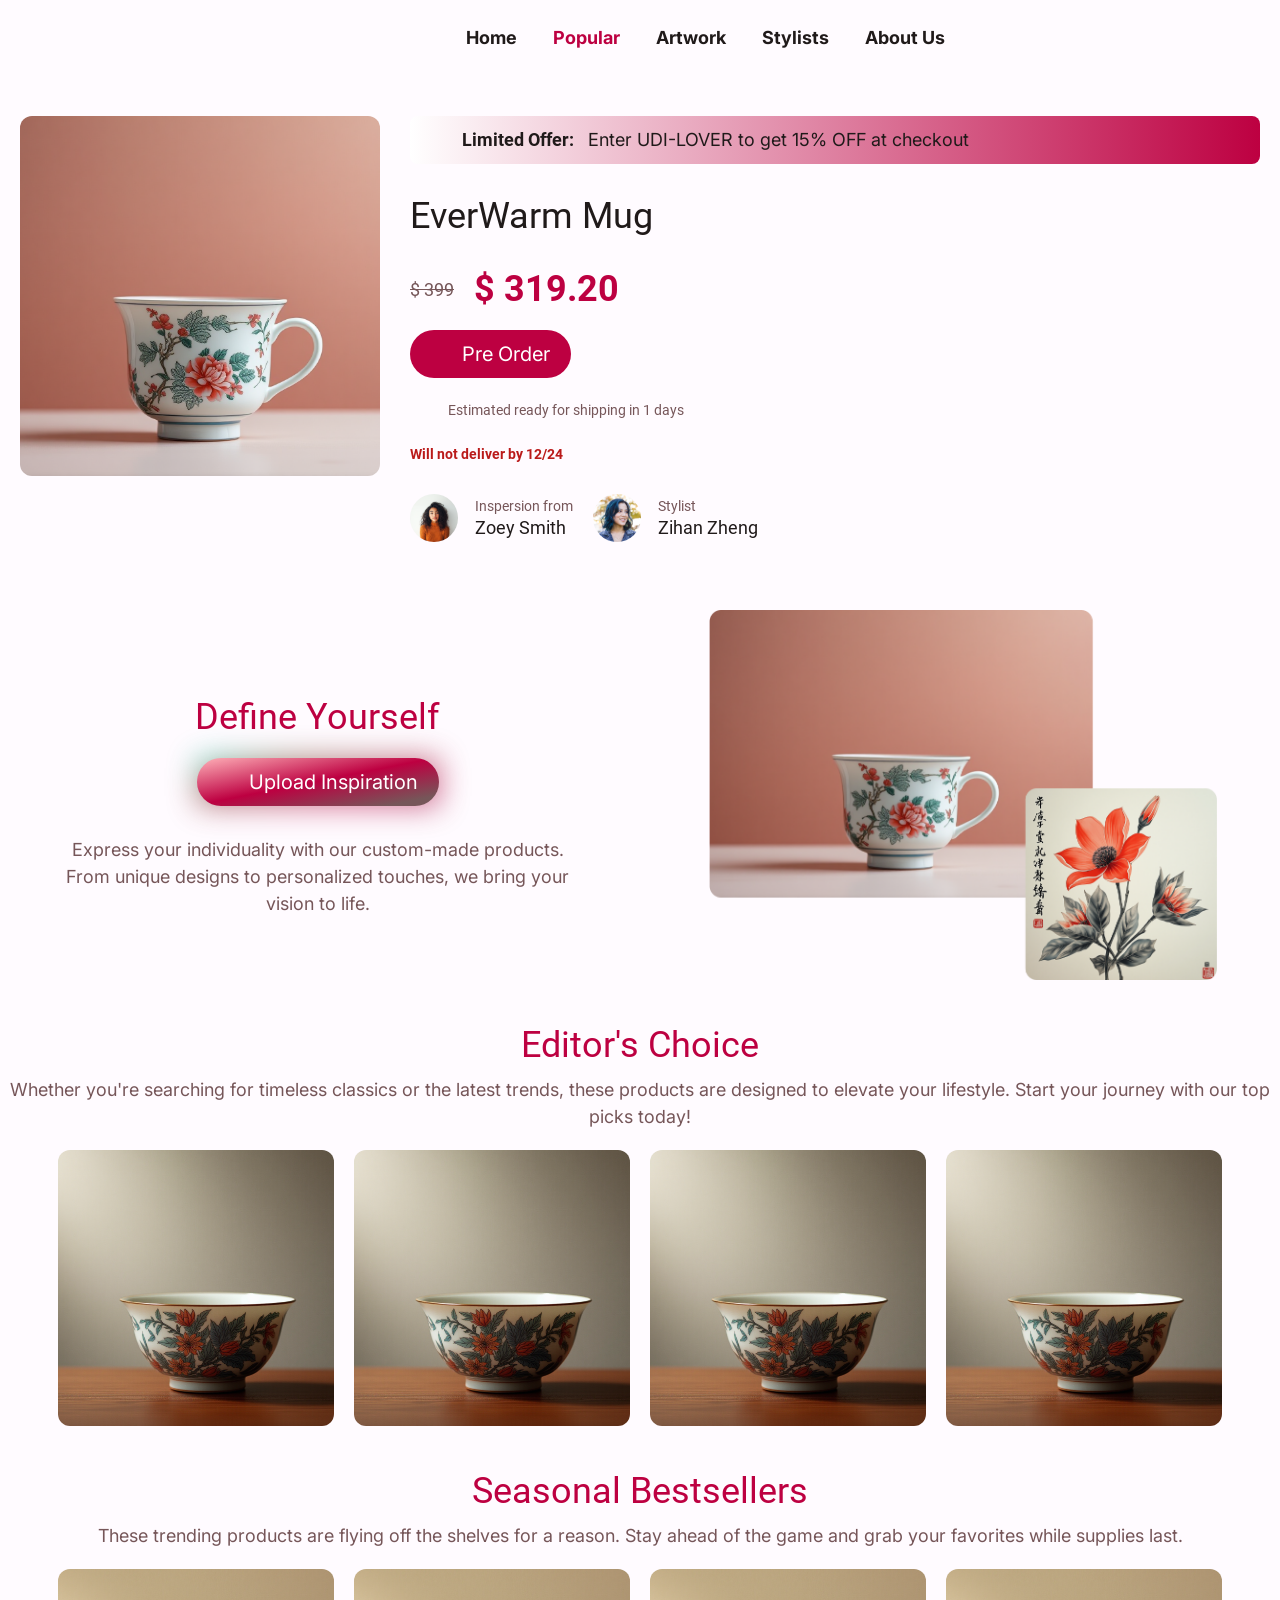
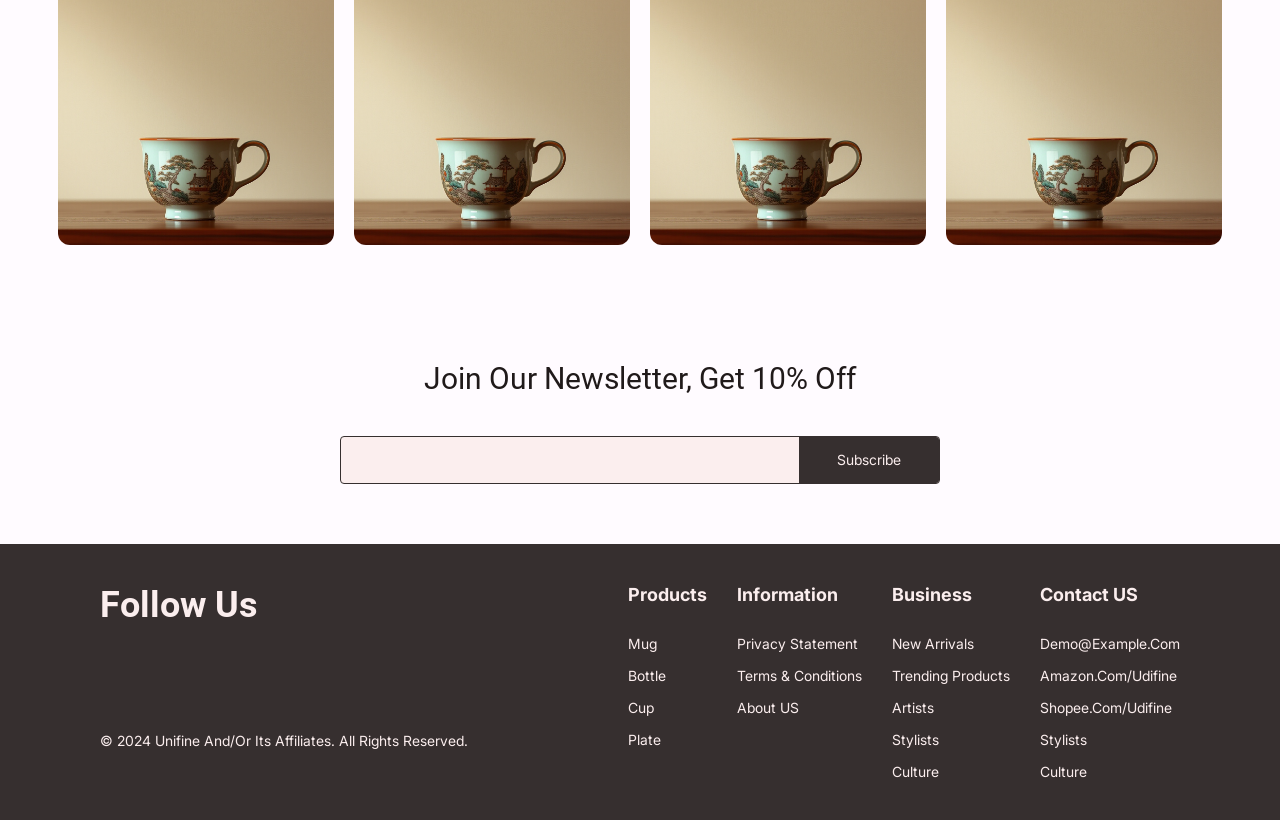
<file: product/1.html>
<!DOCTYPE html><html lang="en"><head><meta charSet="utf-8"/><meta name="viewport" content="width=device-width, initial-scale=1"/><link rel="preload" as="image" href="https://udifine.github.io/pro//_test/udf.png"/><link rel="stylesheet" href="https://udifine.github.io/pro/_next/static/css/31935602cbc69aa9.css" data-precedence="next"/><link rel="stylesheet" href="https://udifine.github.io/pro/_next/static/css/027a246eedd03571.css" data-precedence="next"/><link rel="stylesheet" href="https://udifine.github.io/pro/_next/static/css/ef46db3751d8e999.css" data-precedence="next"/><link rel="preload" as="script" fetchPriority="low" href="https://udifine.github.io/pro/_next/static/chunks/webpack-3d7560605f4c8c1e.js"/><script src="https://udifine.github.io/pro/_next/static/chunks/87c73c54-ab13acd4c60ef98a.js" async=""></script><script src="https://udifine.github.io/pro/_next/static/chunks/855-b1aca91837db6ec1.js" async=""></script><script src="https://udifine.github.io/pro/_next/static/chunks/main-app-f37e43fcdb325944.js" async=""></script><script src="https://udifine.github.io/pro/_next/static/chunks/919-0861664b7ba136e6.js" async=""></script><script src="https://udifine.github.io/pro/_next/static/chunks/642-b65b103e90770057.js" async=""></script><script src="https://udifine.github.io/pro/_next/static/chunks/app/product/%5B...slug%5D/page-257e61c5e72e159f.js" async=""></script><title>mug</title><meta name="description" content="Generated by create next app"/><link rel="icon" href="/pro/favicon.ico" type="image/x-icon" sizes="16x16"/><script src="https://udifine.github.io/pro/_next/static/chunks/polyfills-42372ed130431b0a.js" noModule=""></script></head><body><div class="flex_row header_header__Awatn"><a class="header_btn_menu__GArVi"><svg class="icon_icon__97AuD"><use href="https://udifine.github.io/pro//icons/svg_symbol.svg#menu"></use></svg></a><a><svg class="icon_icon__97AuD udifineLogo" style="width:102px;height:24px"><use href="https://udifine.github.io/pro//icons/svg_symbol.svg#udifinelogo"></use></svg></a><div class="header_menu__aTqT3"><a class="" href="" title="home">home</a><a class="header_current__uVDrP" href="" title="popular">popular</a><a class="" href="" title="artwork">artwork</a><a class="" href="" title="stylists">stylists</a><a class="" href="" title="about us">about us</a></div><div></div></div><div class="header_mobile__7hBgy"><div class="header_menu__aTqT3"><a class="" href="" title="home">home</a><a class="header_current__uVDrP" href="" title="popular">popular</a><a class="" href="" title="artwork">artwork</a><a class="" href="" title="stylists">stylists</a><a class="" href="" title="about us">about us</a></div></div><div><div class="section"><div class="productDetail_product_detail__gslIJ"><div class="bgCover productDetail_display__SbU6h" style="background-image:url(https://udifine.github.io/pro//_test/b0.png)"></div><div class="flex_col productDetail_info__9lmNI"><div class="flex_row productDetail_info_activity__gR_aJ"><svg class="icon_icon__97AuD"><use href="https://udifine.github.io/pro//icons/svg_symbol.svg#confirmation_number"></use></svg><h5>Limited Offer:</h5><span>Enter UDI-LOVER to get 15% OFF at checkout</span></div><h1>EverWarm Mug</h1><div class="productDetail_info_price__FQ1xF"><div class="flex_row flex_center productDetail_info_price_text__rzBgy"><h5>$ 399</h5><h1>$ 319.20<!-- --> </h1></div><button class="primary undefined button_button__yjH4D button_middle__9G_DK"><svg class="icon_icon__97AuD"><use href="https://udifine.github.io/pro//icons/svg_symbol.svg#redeem"></use></svg>Pre Order</button></div><div class="flex_row productDetail_deliver__suuq5"><svg class="icon_icon__97AuD"><use href="https://udifine.github.io/pro//icons/svg_symbol.svg#assignment_turned_in"></use></svg><h6>Estimated ready for shipping in <!-- -->1<!-- --> days</h6></div><h6>Will not deliver by 12/24</h6><div class="flex_row productDetail_info_people__03zdH"><div class="flex_row productDetail_info_person__U_Yxo"><a class="bgCover avatar_avatar__K1w_n avatar_large__LLx3x undefined" href="/person/2" title="Zoey Smith" style="background-image:url(&#x27;https://udifine.github.io/pro//_test/avatar2.png&#x27;)"></a><div><h6>Inspersion from</h6><h5>Zoey Smith</h5></div></div><div class="flex_row productDetail_info_person__U_Yxo"><a class="bgCover avatar_avatar__K1w_n avatar_large__LLx3x undefined" href="/person/1" title="Zihan Zheng" style="background-image:url(&#x27;https://udifine.github.io/pro//_test/avatar.png&#x27;)"></a><div><h6>Stylist</h6><h5>Zihan Zheng</h5></div></div></div></div></div></div><div class="section"><div class="flex_row flex_center diyIntroduce_diy_introduce__stuSg"><div class="diyIntroduce_l__xILll"><div class="introduce_introduce__LYjy8 diyIntroduce_diy_introduce_text__evchq"><h1>Define Yourself</h1><div class="diyIntroduce_diy_introduce_button__50cIo lightButton_light_button__8qquI"><button class="lightButton_light_button_btn__ou9fR undefined button_button__yjH4D button_middle__9G_DK"><svg class="icon_icon__97AuD"><use href="https://udifine.github.io/pro//icons/svg_symbol.svg#add_photo_alternate"></use></svg>Upload Inspiration</button></div><p>Express your individuality with our custom-made products. From unique designs to personalized touches, we bring your vision to life. </p></div></div><div class="diyIntroduce_r__dGPa_"><a href="/product/5" title="Diy"><img src="https://udifine.github.io/pro//_test/udf.png" alt="Diy"/></a></div></div></div><div class="section"><div class="introduce_introduce__LYjy8 undefined"><h1>Editor&#x27;s Choice</h1><p>Whether you&#x27;re searching for timeless classics or the latest trends, these products are designed to elevate your lifestyle. Start your journey with our top picks today!</p></div><div class="oneline_productList__vTRXq"><div class="oneline_list__V0_nn"><div class="productItem_productItem__gcmPV productItem_shape_1_1__99xYF oneline_item__73_t8"><a class="productItem_display__H6P1s" href="product/2" title="Harmony Bowl"><i class="bgCover" style="background-image:url(https://udifine.github.io/pro//_test/b1.png)"></i></a><div class="flex_row flex_center productItem_info__UxkH_ productItem_layout_none__R7bqp productItem_mode_product__F2WyD"><a class="bgCover avatar_avatar__K1w_n avatar_middle__xKKF6 productItem_avatar__wAW3F" href="/person/1" title="Zihan Zheng" style="background-image:url(&#x27;https://udifine.github.io/pro//_test/avatar.png&#x27;)"></a><h6 class="productItem_producer_name__wo6Yw">Zihan Zheng</h6><h6 class="productItem_product_name__rxYXF">Harmony Bowl</h6><span>$<!-- --> <!-- -->199</span></div></div><div class="productItem_productItem__gcmPV productItem_shape_1_1__99xYF oneline_item__73_t8"><a class="productItem_display__H6P1s" href="product/2" title="Harmony Bowl"><i class="bgCover" style="background-image:url(https://udifine.github.io/pro//_test/b1.png)"></i></a><div class="flex_row flex_center productItem_info__UxkH_ productItem_layout_none__R7bqp productItem_mode_product__F2WyD"><a class="bgCover avatar_avatar__K1w_n avatar_middle__xKKF6 productItem_avatar__wAW3F" href="/person/1" title="Zihan Zheng" style="background-image:url(&#x27;https://udifine.github.io/pro//_test/avatar.png&#x27;)"></a><h6 class="productItem_producer_name__wo6Yw">Zihan Zheng</h6><h6 class="productItem_product_name__rxYXF">Harmony Bowl</h6><span>$<!-- --> <!-- -->199</span></div></div><div class="productItem_productItem__gcmPV productItem_shape_1_1__99xYF oneline_item__73_t8"><a class="productItem_display__H6P1s" href="product/2" title="Harmony Bowl"><i class="bgCover" style="background-image:url(https://udifine.github.io/pro//_test/b1.png)"></i></a><div class="flex_row flex_center productItem_info__UxkH_ productItem_layout_none__R7bqp productItem_mode_product__F2WyD"><a class="bgCover avatar_avatar__K1w_n avatar_middle__xKKF6 productItem_avatar__wAW3F" href="/person/1" title="Zihan Zheng" style="background-image:url(&#x27;https://udifine.github.io/pro//_test/avatar.png&#x27;)"></a><h6 class="productItem_producer_name__wo6Yw">Zihan Zheng</h6><h6 class="productItem_product_name__rxYXF">Harmony Bowl</h6><span>$<!-- --> <!-- -->199</span></div></div><div class="productItem_productItem__gcmPV productItem_shape_1_1__99xYF oneline_item__73_t8"><a class="productItem_display__H6P1s" href="product/2" title="Harmony Bowl"><i class="bgCover" style="background-image:url(https://udifine.github.io/pro//_test/b1.png)"></i></a><div class="flex_row flex_center productItem_info__UxkH_ productItem_layout_none__R7bqp productItem_mode_product__F2WyD"><a class="bgCover avatar_avatar__K1w_n avatar_middle__xKKF6 productItem_avatar__wAW3F" href="/person/1" title="Zihan Zheng" style="background-image:url(&#x27;https://udifine.github.io/pro//_test/avatar.png&#x27;)"></a><h6 class="productItem_producer_name__wo6Yw">Zihan Zheng</h6><h6 class="productItem_product_name__rxYXF">Harmony Bowl</h6><span>$<!-- --> <!-- -->199</span></div></div><div class="productItem_productItem__gcmPV productItem_shape_1_1__99xYF oneline_item__73_t8"><a class="productItem_display__H6P1s" href="product/2" title="Harmony Bowl"><i class="bgCover" style="background-image:url(https://udifine.github.io/pro//_test/b1.png)"></i></a><div class="flex_row flex_center productItem_info__UxkH_ productItem_layout_none__R7bqp productItem_mode_product__F2WyD"><a class="bgCover avatar_avatar__K1w_n avatar_middle__xKKF6 productItem_avatar__wAW3F" href="/person/1" title="Zihan Zheng" style="background-image:url(&#x27;https://udifine.github.io/pro//_test/avatar.png&#x27;)"></a><h6 class="productItem_producer_name__wo6Yw">Zihan Zheng</h6><h6 class="productItem_product_name__rxYXF">Harmony Bowl</h6><span>$<!-- --> <!-- -->199</span></div></div><div class="productItem_productItem__gcmPV productItem_shape_1_1__99xYF oneline_item__73_t8"><a class="productItem_display__H6P1s" href="product/2" title="Harmony Bowl"><i class="bgCover" style="background-image:url(https://udifine.github.io/pro//_test/b1.png)"></i></a><div class="flex_row flex_center productItem_info__UxkH_ productItem_layout_none__R7bqp productItem_mode_product__F2WyD"><a class="bgCover avatar_avatar__K1w_n avatar_middle__xKKF6 productItem_avatar__wAW3F" href="/person/1" title="Zihan Zheng" style="background-image:url(&#x27;https://udifine.github.io/pro//_test/avatar.png&#x27;)"></a><h6 class="productItem_producer_name__wo6Yw">Zihan Zheng</h6><h6 class="productItem_product_name__rxYXF">Harmony Bowl</h6><span>$<!-- --> <!-- -->199</span></div></div><div class="productItem_productItem__gcmPV productItem_shape_1_1__99xYF oneline_item__73_t8"><a class="productItem_display__H6P1s" href="product/2" title="Harmony Bowl"><i class="bgCover" style="background-image:url(https://udifine.github.io/pro//_test/b1.png)"></i></a><div class="flex_row flex_center productItem_info__UxkH_ productItem_layout_none__R7bqp productItem_mode_product__F2WyD"><a class="bgCover avatar_avatar__K1w_n avatar_middle__xKKF6 productItem_avatar__wAW3F" href="/person/1" title="Zihan Zheng" style="background-image:url(&#x27;https://udifine.github.io/pro//_test/avatar.png&#x27;)"></a><h6 class="productItem_producer_name__wo6Yw">Zihan Zheng</h6><h6 class="productItem_product_name__rxYXF">Harmony Bowl</h6><span>$<!-- --> <!-- -->199</span></div></div><div class="productItem_productItem__gcmPV productItem_shape_1_1__99xYF oneline_item__73_t8"><a class="productItem_display__H6P1s" href="product/2" title="Harmony Bowl"><i class="bgCover" style="background-image:url(https://udifine.github.io/pro//_test/b1.png)"></i></a><div class="flex_row flex_center productItem_info__UxkH_ productItem_layout_none__R7bqp productItem_mode_product__F2WyD"><a class="bgCover avatar_avatar__K1w_n avatar_middle__xKKF6 productItem_avatar__wAW3F" href="/person/1" title="Zihan Zheng" style="background-image:url(&#x27;https://udifine.github.io/pro//_test/avatar.png&#x27;)"></a><h6 class="productItem_producer_name__wo6Yw">Zihan Zheng</h6><h6 class="productItem_product_name__rxYXF">Harmony Bowl</h6><span>$<!-- --> <!-- -->199</span></div></div></div></div></div><div class="section"><div class="introduce_introduce__LYjy8 undefined"><h1>Seasonal Bestsellers</h1><p>These trending products are flying off the shelves for a reason. Stay ahead of the game and grab your favorites while supplies last.</p></div><div class="oneline_productList__vTRXq"><div class="oneline_list__V0_nn"><div class="productItem_productItem__gcmPV productItem_shape_1_1__99xYF oneline_item__73_t8"><a class="productItem_display__H6P1s" href="product/3" title="Luxe Serve Plate"><i class="bgCover" style="background-image:url(https://udifine.github.io/pro//_test/b2.png)"></i></a><div class="flex_row flex_center productItem_info__UxkH_ productItem_layout_none__R7bqp productItem_mode_product__F2WyD"><a class="bgCover avatar_avatar__K1w_n avatar_middle__xKKF6 productItem_avatar__wAW3F" href="/person/1" title="Zihan Zheng" style="background-image:url(&#x27;https://udifine.github.io/pro//_test/avatar.png&#x27;)"></a><h6 class="productItem_producer_name__wo6Yw">Zihan Zheng</h6><h6 class="productItem_product_name__rxYXF">Luxe Serve Plate</h6><span>$<!-- --> <!-- -->299</span></div></div><div class="productItem_productItem__gcmPV productItem_shape_1_1__99xYF oneline_item__73_t8"><a class="productItem_display__H6P1s" href="product/3" title="Luxe Serve Plate"><i class="bgCover" style="background-image:url(https://udifine.github.io/pro//_test/b2.png)"></i></a><div class="flex_row flex_center productItem_info__UxkH_ productItem_layout_none__R7bqp productItem_mode_product__F2WyD"><a class="bgCover avatar_avatar__K1w_n avatar_middle__xKKF6 productItem_avatar__wAW3F" href="/person/1" title="Zihan Zheng" style="background-image:url(&#x27;https://udifine.github.io/pro//_test/avatar.png&#x27;)"></a><h6 class="productItem_producer_name__wo6Yw">Zihan Zheng</h6><h6 class="productItem_product_name__rxYXF">Luxe Serve Plate</h6><span>$<!-- --> <!-- -->299</span></div></div><div class="productItem_productItem__gcmPV productItem_shape_1_1__99xYF oneline_item__73_t8"><a class="productItem_display__H6P1s" href="product/3" title="Luxe Serve Plate"><i class="bgCover" style="background-image:url(https://udifine.github.io/pro//_test/b2.png)"></i></a><div class="flex_row flex_center productItem_info__UxkH_ productItem_layout_none__R7bqp productItem_mode_product__F2WyD"><a class="bgCover avatar_avatar__K1w_n avatar_middle__xKKF6 productItem_avatar__wAW3F" href="/person/1" title="Zihan Zheng" style="background-image:url(&#x27;https://udifine.github.io/pro//_test/avatar.png&#x27;)"></a><h6 class="productItem_producer_name__wo6Yw">Zihan Zheng</h6><h6 class="productItem_product_name__rxYXF">Luxe Serve Plate</h6><span>$<!-- --> <!-- -->299</span></div></div><div class="productItem_productItem__gcmPV productItem_shape_1_1__99xYF oneline_item__73_t8"><a class="productItem_display__H6P1s" href="product/3" title="Luxe Serve Plate"><i class="bgCover" style="background-image:url(https://udifine.github.io/pro//_test/b2.png)"></i></a><div class="flex_row flex_center productItem_info__UxkH_ productItem_layout_none__R7bqp productItem_mode_product__F2WyD"><a class="bgCover avatar_avatar__K1w_n avatar_middle__xKKF6 productItem_avatar__wAW3F" href="/person/1" title="Zihan Zheng" style="background-image:url(&#x27;https://udifine.github.io/pro//_test/avatar.png&#x27;)"></a><h6 class="productItem_producer_name__wo6Yw">Zihan Zheng</h6><h6 class="productItem_product_name__rxYXF">Luxe Serve Plate</h6><span>$<!-- --> <!-- -->299</span></div></div><div class="productItem_productItem__gcmPV productItem_shape_1_1__99xYF oneline_item__73_t8"><a class="productItem_display__H6P1s" href="product/3" title="Luxe Serve Plate"><i class="bgCover" style="background-image:url(https://udifine.github.io/pro//_test/b2.png)"></i></a><div class="flex_row flex_center productItem_info__UxkH_ productItem_layout_none__R7bqp productItem_mode_product__F2WyD"><a class="bgCover avatar_avatar__K1w_n avatar_middle__xKKF6 productItem_avatar__wAW3F" href="/person/1" title="Zihan Zheng" style="background-image:url(&#x27;https://udifine.github.io/pro//_test/avatar.png&#x27;)"></a><h6 class="productItem_producer_name__wo6Yw">Zihan Zheng</h6><h6 class="productItem_product_name__rxYXF">Luxe Serve Plate</h6><span>$<!-- --> <!-- -->299</span></div></div><div class="productItem_productItem__gcmPV productItem_shape_1_1__99xYF oneline_item__73_t8"><a class="productItem_display__H6P1s" href="product/3" title="Luxe Serve Plate"><i class="bgCover" style="background-image:url(https://udifine.github.io/pro//_test/b2.png)"></i></a><div class="flex_row flex_center productItem_info__UxkH_ productItem_layout_none__R7bqp productItem_mode_product__F2WyD"><a class="bgCover avatar_avatar__K1w_n avatar_middle__xKKF6 productItem_avatar__wAW3F" href="/person/1" title="Zihan Zheng" style="background-image:url(&#x27;https://udifine.github.io/pro//_test/avatar.png&#x27;)"></a><h6 class="productItem_producer_name__wo6Yw">Zihan Zheng</h6><h6 class="productItem_product_name__rxYXF">Luxe Serve Plate</h6><span>$<!-- --> <!-- -->299</span></div></div><div class="productItem_productItem__gcmPV productItem_shape_1_1__99xYF oneline_item__73_t8"><a class="productItem_display__H6P1s" href="product/3" title="Luxe Serve Plate"><i class="bgCover" style="background-image:url(https://udifine.github.io/pro//_test/b2.png)"></i></a><div class="flex_row flex_center productItem_info__UxkH_ productItem_layout_none__R7bqp productItem_mode_product__F2WyD"><a class="bgCover avatar_avatar__K1w_n avatar_middle__xKKF6 productItem_avatar__wAW3F" href="/person/1" title="Zihan Zheng" style="background-image:url(&#x27;https://udifine.github.io/pro//_test/avatar.png&#x27;)"></a><h6 class="productItem_producer_name__wo6Yw">Zihan Zheng</h6><h6 class="productItem_product_name__rxYXF">Luxe Serve Plate</h6><span>$<!-- --> <!-- -->299</span></div></div><div class="productItem_productItem__gcmPV productItem_shape_1_1__99xYF oneline_item__73_t8"><a class="productItem_display__H6P1s" href="product/3" title="Luxe Serve Plate"><i class="bgCover" style="background-image:url(https://udifine.github.io/pro//_test/b2.png)"></i></a><div class="flex_row flex_center productItem_info__UxkH_ productItem_layout_none__R7bqp productItem_mode_product__F2WyD"><a class="bgCover avatar_avatar__K1w_n avatar_middle__xKKF6 productItem_avatar__wAW3F" href="/person/1" title="Zihan Zheng" style="background-image:url(&#x27;https://udifine.github.io/pro//_test/avatar.png&#x27;)"></a><h6 class="productItem_producer_name__wo6Yw">Zihan Zheng</h6><h6 class="productItem_product_name__rxYXF">Luxe Serve Plate</h6><span>$<!-- --> <!-- -->299</span></div></div></div></div></div></div><div class="edm_edm__N5axm"><svg class="icon_icon__97AuD" style="width:48px;height:48px"><use href="https://udifine.github.io/pro//icons/svg_symbol.svg#drafts"></use></svg><h2>Join Our Newsletter, Get 10% Off</h2><div class="flex_row flex_center inputText_input_text__yZhB3 inputText_middle__4bO28 edm_edm_input__OP7q4"><svg class="icon_icon__97AuD"><use href="https://udifine.github.io/pro//icons/svg_symbol.svg#mail"></use></svg><input type="text" placeholder="" value=""/><button class="primary button_button__yjH4D button_middle__9G_DK">Subscribe</button></div></div><div class="footer_foot__HxzTe"><div class="footer_main__RE1gx"><h1>Follow Us</h1><div class="flex_row footer_social__cTb3Q"><a href="" title="facebook"><svg class="icon_icon__97AuD" style="fill:var(--color-inverseonsurface)"><use href="https://udifine.github.io/pro//icons/svg_symbol.svg#facebook"></use></svg></a><a href="" title="x"><svg class="icon_icon__97AuD" style="fill:var(--color-inverseonsurface)"><use href="https://udifine.github.io/pro//icons/svg_symbol.svg#x"></use></svg></a><a href="" title="instagram"><svg class="icon_icon__97AuD" style="fill:var(--color-inverseonsurface)"><use href="https://udifine.github.io/pro//icons/svg_symbol.svg#instagram"></use></svg></a><a href="" title="tiktok"><svg class="icon_icon__97AuD" style="fill:var(--color-inverseonsurface)"><use href="https://udifine.github.io/pro//icons/svg_symbol.svg#tiktok"></use></svg></a><a href="" title="linkedin"><svg class="icon_icon__97AuD" style="fill:var(--color-inverseonsurface)"><use href="https://udifine.github.io/pro//icons/svg_symbol.svg#linkedin"></use></svg></a></div><p>© 2024 Unifine and/or its affiliates. All Rights Reserved.<!-- --> </p></div><div class="flex_row footer_links__t81SU"><div class="footer_links_part__8kF4F"><a href="" title="Products">Products</a><a href="" title="Mug">Mug</a><a href="" title="Bottle">Bottle</a><a href="" title="Cup">Cup</a><a href="" title="plate">plate</a></div><div class="footer_links_part__8kF4F"><a href="" title="Information">Information</a><a href="" title="Privacy Statement">Privacy Statement</a><a href="" title="Terms &amp; Conditions">Terms &amp; Conditions</a><a href="" title="About US">About US</a></div><div class="footer_links_part__8kF4F"><a href="" title="Business">Business</a><a href="" title="New Arrivals">New Arrivals</a><a href="" title="Trending Products">Trending Products</a><a href="" title="Artists">Artists</a><a href="" title="Stylists">Stylists</a><a href="" title="Culture">Culture</a></div><div class="footer_links_part__8kF4F"><a href="" title="Contact US">Contact US</a><a href="" title="Demo@Example.com">Demo@Example.com</a><a href="" title="Amazon.com/udifine">Amazon.com/udifine</a><a href="" title="Shopee.com/udifine">Shopee.com/udifine</a><a href="" title="Stylists">Stylists</a><a href="" title="Culture">Culture</a></div></div></div><script src="https://udifine.github.io/pro/_next/static/chunks/webpack-3d7560605f4c8c1e.js" async=""></script><script>(self.__next_f=self.__next_f||[]).push([0])</script><script>self.__next_f.push([1,"4:\"$Sreact.fragment\"\n5:I[8040,[\"919\",\"static/chunks/919-0861664b7ba136e6.js\",\"642\",\"static/chunks/642-b65b103e90770057.js\",\"444\",\"static/chunks/app/product/%5B...slug%5D/page-257e61c5e72e159f.js\"],\"TopProvider\"]\n6:I[1418,[\"919\",\"static/chunks/919-0861664b7ba136e6.js\",\"642\",\"static/chunks/642-b65b103e90770057.js\",\"444\",\"static/chunks/app/product/%5B...slug%5D/page-257e61c5e72e159f.js\"],\"Header\"]\n7:I[9507,[],\"\"]\n8:I[2639,[],\"\"]\n9:I[602,[\"919\",\"static/chunks/919-0861664b7ba136e6.js\",\"642\",\"static/chunks/642-b65b103e90770057.js\",\"444\",\"static/chunks/app/product/%5B...slug%5D/page-257e61c5e72e159f.js\"],\"EMD\"]\na:I[7550,[\"919\",\"static/chunks/919-0861664b7ba136e6.js\",\"642\",\"static/chunks/642-b65b103e90770057.js\",\"444\",\"static/chunks/app/product/%5B...slug%5D/page-257e61c5e72e159f.js\"],\"Footer\"]\nc:I[1432,[],\"OutletBoundary\"]\ne:I[1432,[],\"MetadataBoundary\"]\n10:I[1432,[],\"ViewportBoundary\"]\n12:I[9398,[],\"\"]\n1:HL[\"https://udifine.github.io/pro/_next/static/css/31935602cbc69aa9.css\",\"style\"]\n2:HL[\"https://udifine.github.io/pro/_next/static/css/027a246eedd03571.css\",\"style\"]\n3:HL[\"https://udifine.github.io/pro/_next/static/css/ef46db3751d8e999.css\",\"style\"]\n"])</script><script>self.__next_f.push([1,"0:{\"P\":null,\"b\":\"vvXlZK6HfP4txKv4ID5C4\",\"p\":\"https://udifine.github.io/pro\",\"c\":[\"\",\"product\",\"1\"],\"i\":false,\"f\":[[[\"\",{\"children\":[\"product\",{\"children\":[[\"slug\",\"1\",\"c\"],{\"children\":[\"__PAGE__\",{}]}]}]},\"$undefined\",\"$undefined\",true],[\"\",[\"$\",\"$4\",\"c\",{\"children\":[[[\"$\",\"link\",\"0\",{\"rel\":\"stylesheet\",\"href\":\"https://udifine.github.io/pro/_next/static/css/31935602cbc69aa9.css\",\"precedence\":\"next\",\"crossOrigin\":\"$undefined\",\"nonce\":\"$undefined\"}],[\"$\",\"link\",\"1\",{\"rel\":\"stylesheet\",\"href\":\"https://udifine.github.io/pro/_next/static/css/027a246eedd03571.css\",\"precedence\":\"next\",\"crossOrigin\":\"$undefined\",\"nonce\":\"$undefined\"}]],[\"$\",\"html\",null,{\"lang\":\"en\",\"children\":[[\"$\",\"head\",null,{}],[\"$\",\"body\",null,{\"children\":[\"$\",\"$L5\",null,{\"children\":[[\"$\",\"$L6\",null,{\"nav\":{\"home\":\"\",\"popular\":\"\",\"artwork\":\"\",\"stylists\":\"\",\"about us\":\"\"},\"current\":\"popular\"}],[\"$\",\"$L7\",null,{\"parallelRouterKey\":\"children\",\"segmentPath\":[\"children\"],\"error\":\"$undefined\",\"errorStyles\":\"$undefined\",\"errorScripts\":\"$undefined\",\"template\":[\"$\",\"$L8\",null,{}],\"templateStyles\":\"$undefined\",\"templateScripts\":\"$undefined\",\"notFound\":[[\"$\",\"title\",null,{\"children\":\"404: This page could not be found.\"}],[\"$\",\"div\",null,{\"style\":{\"fontFamily\":\"system-ui,\\\"Segoe UI\\\",Roboto,Helvetica,Arial,sans-serif,\\\"Apple Color Emoji\\\",\\\"Segoe UI Emoji\\\"\",\"height\":\"100vh\",\"textAlign\":\"center\",\"display\":\"flex\",\"flexDirection\":\"column\",\"alignItems\":\"center\",\"justifyContent\":\"center\"},\"children\":[\"$\",\"div\",null,{\"children\":[[\"$\",\"style\",null,{\"dangerouslySetInnerHTML\":{\"__html\":\"body{color:#000;background:#fff;margin:0}.next-error-h1{border-right:1px solid rgba(0,0,0,.3)}@media (prefers-color-scheme:dark){body{color:#fff;background:#000}.next-error-h1{border-right:1px solid rgba(255,255,255,.3)}}\"}}],[\"$\",\"h1\",null,{\"className\":\"next-error-h1\",\"style\":{\"display\":\"inline-block\",\"margin\":\"0 20px 0 0\",\"padding\":\"0 23px 0 0\",\"fontSize\":24,\"fontWeight\":500,\"verticalAlign\":\"top\",\"lineHeight\":\"49px\"},\"children\":\"404\"}],[\"$\",\"div\",null,{\"style\":{\"display\":\"inline-block\"},\"children\":[\"$\",\"h2\",null,{\"style\":{\"fontSize\":14,\"fontWeight\":400,\"lineHeight\":\"49px\",\"margin\":0},\"children\":\"This page could not be found.\"}]}]]}]}]],\"notFoundStyles\":[]}],[\"$\",\"$L9\",null,{}],[\"$\",\"$La\",null,{\"title\":\"Follow Us\",\"copyRight\":\"© 2024 Unifine and/or its affiliates. All Rights Reserved.\",\"socials\":[{\"title\":\"facebook\",\"iconName\":\"facebook\",\"href\":\"\"},{\"title\":\"x\",\"iconName\":\"x\",\"href\":\"\"},{\"title\":\"instagram\",\"iconName\":\"instagram\",\"href\":\"\"},{\"title\":\"tiktok\",\"iconName\":\"tiktok\",\"href\":\"\"},{\"title\":\"linkedin\",\"iconName\":\"linkedin\",\"href\":\"\"}],\"linkGroups\":[[{\"title\":\"Products\",\"href\":\"\"},{\"title\":\"Mug\",\"href\":\"\"},{\"title\":\"Bottle\",\"href\":\"\"},{\"title\":\"Cup\",\"href\":\"\"},{\"title\":\"plate\",\"href\":\"\"}],[{\"title\":\"Information\",\"href\":\"\"},{\"title\":\"Privacy Statement\",\"href\":\"\"},{\"title\":\"Terms \u0026 Conditions\",\"href\":\"\"},{\"title\":\"About US\",\"href\":\"\"}],[{\"title\":\"Business\",\"href\":\"\"},{\"title\":\"New Arrivals\",\"href\":\"\"},{\"title\":\"Trending Products\",\"href\":\"\"},{\"title\":\"Artists\",\"href\":\"\"},{\"title\":\"Stylists\",\"href\":\"\"},{\"title\":\"Culture\",\"href\":\"\"}],[{\"title\":\"Contact US\",\"href\":\"\"},{\"title\":\"Demo@Example.com\",\"href\":\"\"},{\"title\":\"Amazon.com/udifine\",\"href\":\"\"},{\"title\":\"Shopee.com/udifine\",\"href\":\"\"},{\"title\":\"Stylists\",\"href\":\"\"},{\"title\":\"Culture\",\"href\":\"\"}]]}]]}]}]]}]]}],{\"children\":[\"product\",[\"$\",\"$4\",\"c\",{\"children\":[null,[\"$\",\"$L7\",null,{\"parallelRouterKey\":\"children\",\"segmentPath\":[\"children\",\"product\",\"children\"],\"error\":\"$undefined\",\"errorStyles\":\"$undefined\",\"errorScripts\":\"$undefined\",\"template\":[\"$\",\"$L8\",null,{}],\"templateStyles\":\"$undefined\",\"templateScripts\":\"$undefined\",\"notFound\":\"$undefined\",\"notFoundStyles\":\"$undefined\"}]]}],{\"children\":[[\"slug\",\"1\",\"c\"],[\"$\",\"$4\",\"c\",{\"children\":[null,[\"$\",\"$L7\",null,{\"parallelRouterKey\":\"children\",\"segmentPath\":[\"children\",\"product\",\"children\",\"$0:f:0:1:2:children:2:children:0\",\"children\"],\"error\":\"$undefined\",\"errorStyles\":\"$undefined\",\"errorScripts\":\"$undefined\",\"template\":[\"$\",\"$L8\",null,{}],\"templateStyles\":\"$undefined\",\"templateScripts\":\"$undefined\",\"notFound\":\"$undefined\",\"notFoundStyles\":\"$undefined\"}]]}],{\"children\":[\"__PAGE__\",[\"$\",\"$4\",\"c\",{\"children\":[\"$Lb\",[[\"$\",\"link\",\"0\",{\"rel\":\"stylesheet\",\"href\":\"https://udifine.github.io/pro/_next/static/css/ef46db3751d8e999.css\",\"precedence\":\"next\",\"crossOrigin\":\"$undefined\",\"nonce\":\"$undefined\"}]],[\"$\",\"$Lc\",null,{\"children\":\"$Ld\"}]]}],{},null]},null]},null]},null],[\"$\",\"$4\",\"h\",{\"children\":[null,[\"$\",\"$4\",\"35Xwvl7Q302kdel0W6K7B\",{\"children\":[[\"$\",\"$Le\",null,{\"children\":\"$Lf\"}],[\"$\",\"$L10\",null,{\"children\":\"$L11\"}],null]}]]}]]],\"m\":\"$undefined\",\"G\":[\"$12\",\"$undefined\"],\"s\":false,\"S\":true}\n"])</script><script>self.__next_f.push([1,"13:I[3622,[\"919\",\"static/chunks/919-0861664b7ba136e6.js\",\"642\",\"static/chunks/642-b65b103e90770057.js\",\"444\",\"static/chunks/app/product/%5B...slug%5D/page-257e61c5e72e159f.js\"],\"ProductDetail\"]\n14:I[5846,[\"919\",\"static/chunks/919-0861664b7ba136e6.js\",\"642\",\"static/chunks/642-b65b103e90770057.js\",\"444\",\"static/chunks/app/product/%5B...slug%5D/page-257e61c5e72e159f.js\"],\"DiyIntroduce\"]\n15:I[7533,[\"919\",\"static/chunks/919-0861664b7ba136e6.js\",\"642\",\"static/chunks/642-b65b103e90770057.js\",\"444\",\"static/chunks/app/product/%5B...slug%5D/page-257e61c5e72e159f.js\"],\"ProductList\"]\n16:I[9610,[\"919\",\"static/chunks/919-0861664b7ba136e6.js\",\"642\",\"static/chunks/642-b65b103e90770057.js\",\"444\",\"static/chunks/app/product/%5B...slug%5D/page-257e61c5e72e159f.js\"],\"PreOrderPopup\"]\n"])</script><script>self.__next_f.push([1,"b:[\"$\",\"div\",null,{\"className\":\"$undefined\",\"children\":[[\"$\",\"div\",null,{\"className\":\"section\",\"children\":[\"$\",\"$L13\",null,{\"product\":{\"name\":\"EverWarm Mug\",\"id\":\"1\",\"desc\":\"Start your mornings right with the perfect companion for your coffee or tea. This ceramic mug combines timeless elegance with durable craftsmanship, keeping your favorite beverage warm and stylishly served.\",\"images\":[\"https://udifine.github.io/pro//_test/b0.png\"],\"leadtime\":1,\"price\":{\"value\":399,\"symbol\":\"$$\",\"discount\":0.8},\"producer\":{\"id\":\"1\",\"name\":\"Zihan Zheng\",\"images\":[\"https://udifine.github.io/pro//_test/avatar.png\"],\"createAt\":\"$D2025-01-07T12:38:14.495Z\"},\"generator\":{\"id\":\"2\",\"name\":\"Zoey Smith\",\"images\":[\"https://udifine.github.io/pro//_test/avatar2.png\"],\"createAt\":\"$D2025-01-07T12:38:14.495Z\"},\"activities\":[{\"name\":\"Limited Offer:\",\"id\":\"0\",\"desc\":\"Enter UDI-LOVER to get 15% OFF at checkout\",\"href\":\"\",\"createAt\":\"$D2025-01-07T12:38:14.495Z\"}],\"createAt\":\"$D2025-01-07T12:38:14.495Z\"}}]}],[\"$\",\"div\",null,{\"className\":\"section\",\"children\":[\"$\",\"$L14\",null,{\"article\":{\"id\":\"2\",\"name\":\"Define Yourself\",\"desc\":\"Express your individuality with our custom-made products. From unique designs to personalized touches, we bring your vision to life. \",\"createAt\":\"$D2025-01-07T12:38:14.495Z\"},\"product\":{\"name\":\"Diy\",\"id\":\"5\",\"desc\":\"Make your moments unforgettable with the YourStory Mug. Add your name, favorite quote, or custom design to create a one-of-a-kind cup that’s as unique as you are. Perfect for gifting or keeping for yourself.\",\"images\":[\"https://udifine.github.io/pro//_test/udf.png\"],\"leadtime\":15,\"price\":{\"value\":99,\"symbol\":\"$$\"},\"producer\":\"$b:props:children:0:props:children:props:product:producer\",\"createAt\":\"$D2025-01-07T12:38:14.495Z\"}}]}],[\"$\",\"div\",null,{\"className\":\"section\",\"children\":[[\"$\",\"div\",null,{\"className\":\"introduce_introduce__LYjy8 undefined\",\"children\":[[\"$\",\"h1\",null,{\"children\":\"Editor's Choice\"}],\"$undefined\",[[\"$\",\"p\",\"0\",{\"children\":\"Whether you're searching for timeless classics or the latest trends, these products are designed to elevate your lifestyle. Start your journey with our top picks today!\"}]]]}],[\"$\",\"$L15\",null,{\"products\":[{\"name\":\"Harmony Bowl\",\"id\":\"2\",\"desc\":\"Elevate your dining experience with the Harmony Bowl, a sleek and versatile ceramic design perfect for soups, salads, or your favorite dishes. Simplicity meets sophistication at every meal.\",\"images\":[\"https://udifine.github.io/pro//_test/b1.png\"],\"leadtime\":1,\"price\":{\"value\":199,\"symbol\":\"$$\"},\"producer\":\"$b:props:children:0:props:children:props:product:producer\",\"createAt\":\"$D2025-01-07T12:38:14.495Z\"},\"$b:props:children:2:props:children:1:props:products:0\",\"$b:props:children:2:props:children:1:props:products:0\",\"$b:props:children:2:props:children:1:props:products:0\",\"$b:props:children:2:props:children:1:props:products:0\",\"$b:props:children:2:props:children:1:props:products:0\",\"$b:props:children:2:props:children:1:props:products:0\",\"$b:props:children:2:props:children:1:props:products:0\"],\"infoLayout\":\"none\"}]]}],[\"$\",\"div\",null,{\"className\":\"section\",\"children\":[[\"$\",\"div\",null,{\"className\":\"introduce_introduce__LYjy8 undefined\",\"children\":[[\"$\",\"h1\",null,{\"children\":\"Seasonal Bestsellers\"}],\"$undefined\",[[\"$\",\"p\",\"0\",{\"children\":\"These trending products are flying off the shelves for a reason. Stay ahead of the game and grab your favorites while supplies last.\"}]]]}],[\"$\",\"$L15\",null,{\"products\":[{\"name\":\"Luxe Serve Plate\",\"id\":\"3\",\"desc\":\"Designed for both daily use and special occasions, the Luxe Serve Plate is a ceramic masterpiece. Its refined design adds a touch of elegance to every meal, from appetizers to desserts.\",\"images\":[\"https://udifine.github.io/pro//_test/b2.png\"],\"leadtime\":14,\"price\":{\"value\":299,\"symbol\":\"$$\"},\"producer\":\"$b:props:children:0:props:children:props:product:producer\",\"createAt\":\"$D2025-01-07T12:38:14.495Z\"},\"$b:props:children:3:props:children:1:props:products:0\",\"$b:props:children:3:props:children:1:props:products:0\",\"$b:props:children:3:props:children:1:props:products:0\",\"$b:props:children:3:props:children:1:props:products:0\",\"$b:props:children:3:props:children:1:props:products:0\",\"$b:props:children:3:props:children:1:props:products:0\",\"$b:props:children:3:props:children:1:props:products:0\"],\"infoLayout\":\"none\"}]]}],[\"$\",\"$L16\",null,{\"productID\":\"1\",\"productName\":\"EverWarm Mug\"}]]}]\n"])</script><script>self.__next_f.push([1,"11:[[\"$\",\"meta\",\"0\",{\"name\":\"viewport\",\"content\":\"width=device-width, initial-scale=1\"}]]\nf:[[\"$\",\"meta\",\"0\",{\"charSet\":\"utf-8\"}],[\"$\",\"title\",\"1\",{\"children\":\"mug\"}],[\"$\",\"meta\",\"2\",{\"name\":\"description\",\"content\":\"Generated by create next app\"}],[\"$\",\"link\",\"3\",{\"rel\":\"icon\",\"href\":\"/pro/favicon.ico\",\"type\":\"image/x-icon\",\"sizes\":\"16x16\"}]]\n"])</script><script>self.__next_f.push([1,"d:null\n"])</script></body></html>
</file>
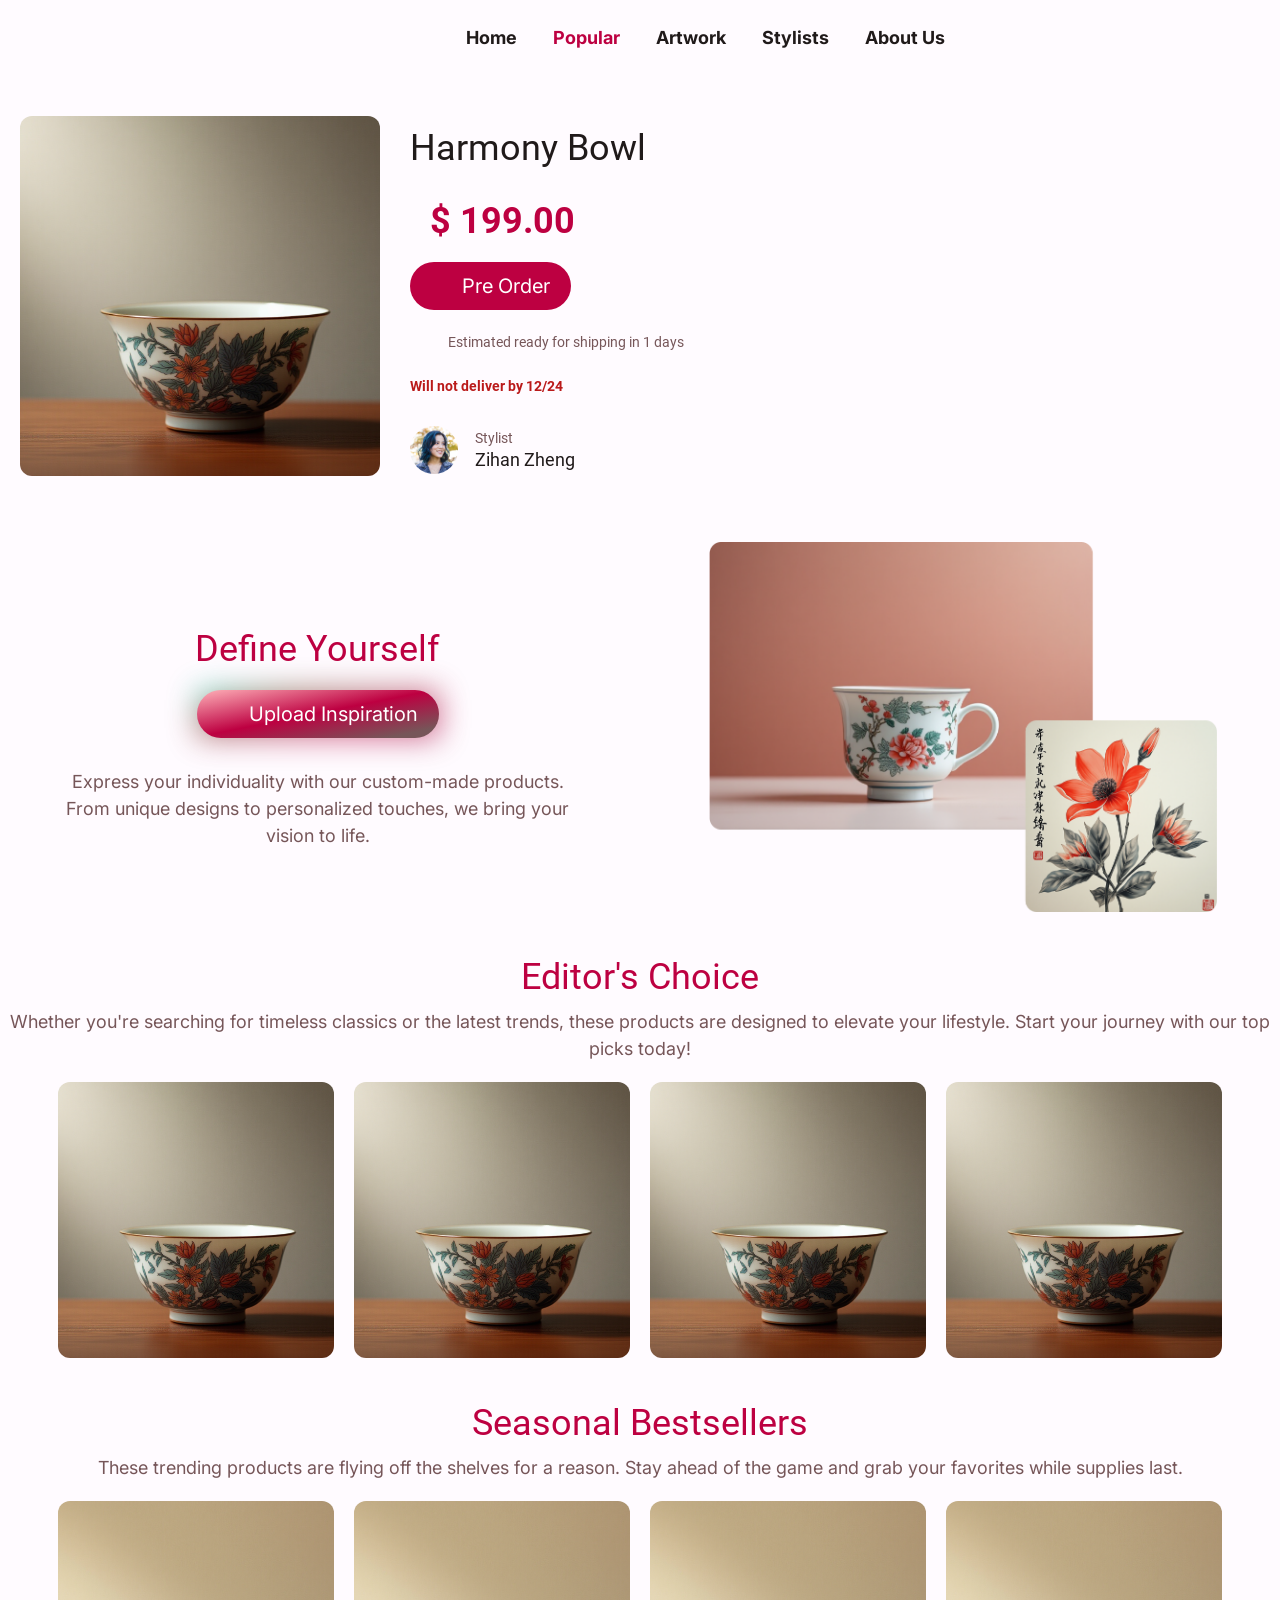
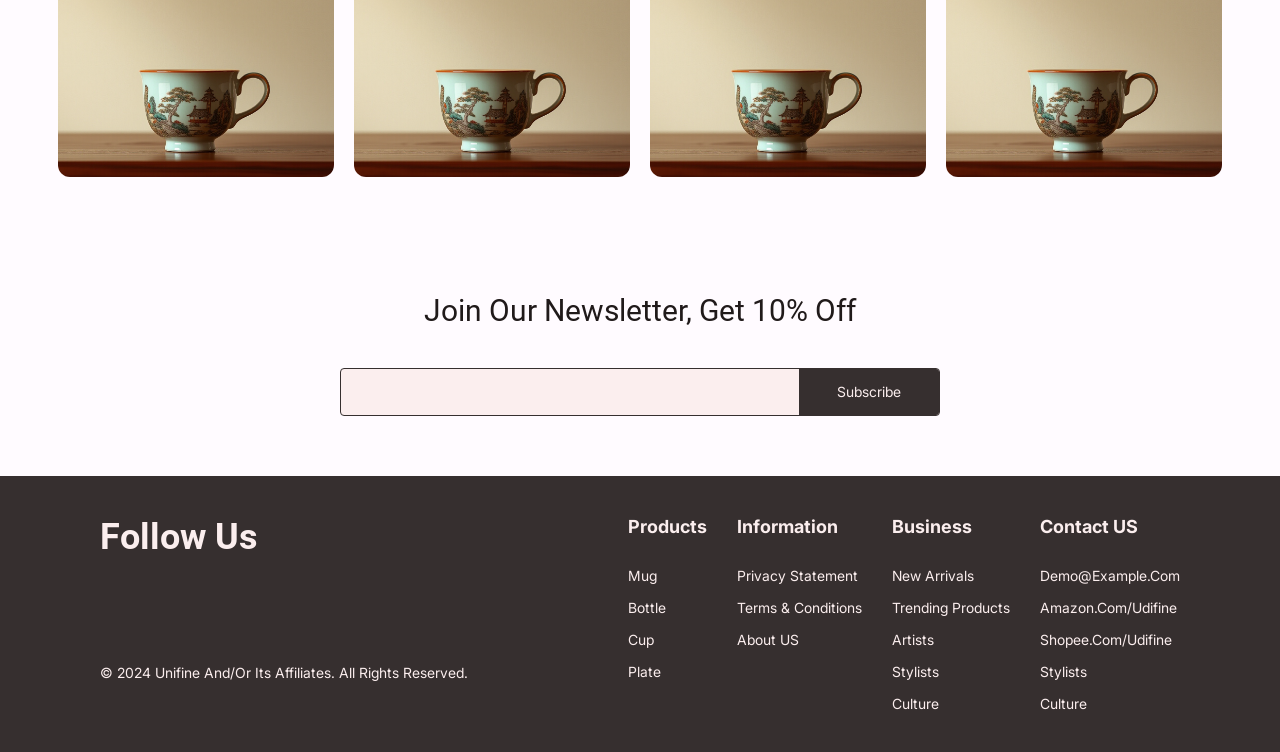
<file: product/2.html>
<!DOCTYPE html><html lang="en"><head><meta charSet="utf-8"/><meta name="viewport" content="width=device-width, initial-scale=1"/><link rel="preload" as="image" href="https://udifine.github.io/pro//_test/udf.png"/><link rel="stylesheet" href="https://udifine.github.io/pro/_next/static/css/31935602cbc69aa9.css" data-precedence="next"/><link rel="stylesheet" href="https://udifine.github.io/pro/_next/static/css/027a246eedd03571.css" data-precedence="next"/><link rel="stylesheet" href="https://udifine.github.io/pro/_next/static/css/ef46db3751d8e999.css" data-precedence="next"/><link rel="preload" as="script" fetchPriority="low" href="https://udifine.github.io/pro/_next/static/chunks/webpack-3d7560605f4c8c1e.js"/><script src="https://udifine.github.io/pro/_next/static/chunks/87c73c54-ab13acd4c60ef98a.js" async=""></script><script src="https://udifine.github.io/pro/_next/static/chunks/855-b1aca91837db6ec1.js" async=""></script><script src="https://udifine.github.io/pro/_next/static/chunks/main-app-f37e43fcdb325944.js" async=""></script><script src="https://udifine.github.io/pro/_next/static/chunks/919-0861664b7ba136e6.js" async=""></script><script src="https://udifine.github.io/pro/_next/static/chunks/642-b65b103e90770057.js" async=""></script><script src="https://udifine.github.io/pro/_next/static/chunks/app/product/%5B...slug%5D/page-257e61c5e72e159f.js" async=""></script><title>mug</title><meta name="description" content="Generated by create next app"/><link rel="icon" href="/pro/favicon.ico" type="image/x-icon" sizes="16x16"/><script src="https://udifine.github.io/pro/_next/static/chunks/polyfills-42372ed130431b0a.js" noModule=""></script></head><body><div class="flex_row header_header__Awatn"><a class="header_btn_menu__GArVi"><svg class="icon_icon__97AuD"><use href="https://udifine.github.io/pro//icons/svg_symbol.svg#menu"></use></svg></a><a><svg class="icon_icon__97AuD udifineLogo" style="width:102px;height:24px"><use href="https://udifine.github.io/pro//icons/svg_symbol.svg#udifinelogo"></use></svg></a><div class="header_menu__aTqT3"><a class="" href="" title="home">home</a><a class="header_current__uVDrP" href="" title="popular">popular</a><a class="" href="" title="artwork">artwork</a><a class="" href="" title="stylists">stylists</a><a class="" href="" title="about us">about us</a></div><div></div></div><div class="header_mobile__7hBgy"><div class="header_menu__aTqT3"><a class="" href="" title="home">home</a><a class="header_current__uVDrP" href="" title="popular">popular</a><a class="" href="" title="artwork">artwork</a><a class="" href="" title="stylists">stylists</a><a class="" href="" title="about us">about us</a></div></div><div><div class="section"><div class="productDetail_product_detail__gslIJ"><div class="bgCover productDetail_display__SbU6h" style="background-image:url(https://udifine.github.io/pro//_test/b1.png)"></div><div class="flex_col productDetail_info__9lmNI"><h1>Harmony Bowl</h1><div class="productDetail_info_price__FQ1xF"><div class="flex_row flex_center productDetail_info_price_text__rzBgy"><h5></h5><h1>$ 199.00<!-- --> </h1></div><button class="primary undefined button_button__yjH4D button_middle__9G_DK"><svg class="icon_icon__97AuD"><use href="https://udifine.github.io/pro//icons/svg_symbol.svg#redeem"></use></svg>Pre Order</button></div><div class="flex_row productDetail_deliver__suuq5"><svg class="icon_icon__97AuD"><use href="https://udifine.github.io/pro//icons/svg_symbol.svg#assignment_turned_in"></use></svg><h6>Estimated ready for shipping in <!-- -->1<!-- --> days</h6></div><h6>Will not deliver by 12/24</h6><div class="flex_row productDetail_info_people__03zdH"><div class="flex_row productDetail_info_person__U_Yxo"><a class="bgCover avatar_avatar__K1w_n avatar_large__LLx3x undefined" href="/person/1" title="Zihan Zheng" style="background-image:url(&#x27;https://udifine.github.io/pro//_test/avatar.png&#x27;)"></a><div><h6>Stylist</h6><h5>Zihan Zheng</h5></div></div></div></div></div></div><div class="section"><div class="flex_row flex_center diyIntroduce_diy_introduce__stuSg"><div class="diyIntroduce_l__xILll"><div class="introduce_introduce__LYjy8 diyIntroduce_diy_introduce_text__evchq"><h1>Define Yourself</h1><div class="diyIntroduce_diy_introduce_button__50cIo lightButton_light_button__8qquI"><button class="lightButton_light_button_btn__ou9fR undefined button_button__yjH4D button_middle__9G_DK"><svg class="icon_icon__97AuD"><use href="https://udifine.github.io/pro//icons/svg_symbol.svg#add_photo_alternate"></use></svg>Upload Inspiration</button></div><p>Express your individuality with our custom-made products. From unique designs to personalized touches, we bring your vision to life. </p></div></div><div class="diyIntroduce_r__dGPa_"><a href="/product/5" title="Diy"><img src="https://udifine.github.io/pro//_test/udf.png" alt="Diy"/></a></div></div></div><div class="section"><div class="introduce_introduce__LYjy8 undefined"><h1>Editor&#x27;s Choice</h1><p>Whether you&#x27;re searching for timeless classics or the latest trends, these products are designed to elevate your lifestyle. Start your journey with our top picks today!</p></div><div class="oneline_productList__vTRXq"><div class="oneline_list__V0_nn"><div class="productItem_productItem__gcmPV productItem_shape_1_1__99xYF oneline_item__73_t8"><a class="productItem_display__H6P1s" href="product/2" title="Harmony Bowl"><i class="bgCover" style="background-image:url(https://udifine.github.io/pro//_test/b1.png)"></i></a><div class="flex_row flex_center productItem_info__UxkH_ productItem_layout_none__R7bqp productItem_mode_product__F2WyD"><a class="bgCover avatar_avatar__K1w_n avatar_middle__xKKF6 productItem_avatar__wAW3F" href="/person/1" title="Zihan Zheng" style="background-image:url(&#x27;https://udifine.github.io/pro//_test/avatar.png&#x27;)"></a><h6 class="productItem_producer_name__wo6Yw">Zihan Zheng</h6><h6 class="productItem_product_name__rxYXF">Harmony Bowl</h6><span>$<!-- --> <!-- -->199</span></div></div><div class="productItem_productItem__gcmPV productItem_shape_1_1__99xYF oneline_item__73_t8"><a class="productItem_display__H6P1s" href="product/2" title="Harmony Bowl"><i class="bgCover" style="background-image:url(https://udifine.github.io/pro//_test/b1.png)"></i></a><div class="flex_row flex_center productItem_info__UxkH_ productItem_layout_none__R7bqp productItem_mode_product__F2WyD"><a class="bgCover avatar_avatar__K1w_n avatar_middle__xKKF6 productItem_avatar__wAW3F" href="/person/1" title="Zihan Zheng" style="background-image:url(&#x27;https://udifine.github.io/pro//_test/avatar.png&#x27;)"></a><h6 class="productItem_producer_name__wo6Yw">Zihan Zheng</h6><h6 class="productItem_product_name__rxYXF">Harmony Bowl</h6><span>$<!-- --> <!-- -->199</span></div></div><div class="productItem_productItem__gcmPV productItem_shape_1_1__99xYF oneline_item__73_t8"><a class="productItem_display__H6P1s" href="product/2" title="Harmony Bowl"><i class="bgCover" style="background-image:url(https://udifine.github.io/pro//_test/b1.png)"></i></a><div class="flex_row flex_center productItem_info__UxkH_ productItem_layout_none__R7bqp productItem_mode_product__F2WyD"><a class="bgCover avatar_avatar__K1w_n avatar_middle__xKKF6 productItem_avatar__wAW3F" href="/person/1" title="Zihan Zheng" style="background-image:url(&#x27;https://udifine.github.io/pro//_test/avatar.png&#x27;)"></a><h6 class="productItem_producer_name__wo6Yw">Zihan Zheng</h6><h6 class="productItem_product_name__rxYXF">Harmony Bowl</h6><span>$<!-- --> <!-- -->199</span></div></div><div class="productItem_productItem__gcmPV productItem_shape_1_1__99xYF oneline_item__73_t8"><a class="productItem_display__H6P1s" href="product/2" title="Harmony Bowl"><i class="bgCover" style="background-image:url(https://udifine.github.io/pro//_test/b1.png)"></i></a><div class="flex_row flex_center productItem_info__UxkH_ productItem_layout_none__R7bqp productItem_mode_product__F2WyD"><a class="bgCover avatar_avatar__K1w_n avatar_middle__xKKF6 productItem_avatar__wAW3F" href="/person/1" title="Zihan Zheng" style="background-image:url(&#x27;https://udifine.github.io/pro//_test/avatar.png&#x27;)"></a><h6 class="productItem_producer_name__wo6Yw">Zihan Zheng</h6><h6 class="productItem_product_name__rxYXF">Harmony Bowl</h6><span>$<!-- --> <!-- -->199</span></div></div><div class="productItem_productItem__gcmPV productItem_shape_1_1__99xYF oneline_item__73_t8"><a class="productItem_display__H6P1s" href="product/2" title="Harmony Bowl"><i class="bgCover" style="background-image:url(https://udifine.github.io/pro//_test/b1.png)"></i></a><div class="flex_row flex_center productItem_info__UxkH_ productItem_layout_none__R7bqp productItem_mode_product__F2WyD"><a class="bgCover avatar_avatar__K1w_n avatar_middle__xKKF6 productItem_avatar__wAW3F" href="/person/1" title="Zihan Zheng" style="background-image:url(&#x27;https://udifine.github.io/pro//_test/avatar.png&#x27;)"></a><h6 class="productItem_producer_name__wo6Yw">Zihan Zheng</h6><h6 class="productItem_product_name__rxYXF">Harmony Bowl</h6><span>$<!-- --> <!-- -->199</span></div></div><div class="productItem_productItem__gcmPV productItem_shape_1_1__99xYF oneline_item__73_t8"><a class="productItem_display__H6P1s" href="product/2" title="Harmony Bowl"><i class="bgCover" style="background-image:url(https://udifine.github.io/pro//_test/b1.png)"></i></a><div class="flex_row flex_center productItem_info__UxkH_ productItem_layout_none__R7bqp productItem_mode_product__F2WyD"><a class="bgCover avatar_avatar__K1w_n avatar_middle__xKKF6 productItem_avatar__wAW3F" href="/person/1" title="Zihan Zheng" style="background-image:url(&#x27;https://udifine.github.io/pro//_test/avatar.png&#x27;)"></a><h6 class="productItem_producer_name__wo6Yw">Zihan Zheng</h6><h6 class="productItem_product_name__rxYXF">Harmony Bowl</h6><span>$<!-- --> <!-- -->199</span></div></div><div class="productItem_productItem__gcmPV productItem_shape_1_1__99xYF oneline_item__73_t8"><a class="productItem_display__H6P1s" href="product/2" title="Harmony Bowl"><i class="bgCover" style="background-image:url(https://udifine.github.io/pro//_test/b1.png)"></i></a><div class="flex_row flex_center productItem_info__UxkH_ productItem_layout_none__R7bqp productItem_mode_product__F2WyD"><a class="bgCover avatar_avatar__K1w_n avatar_middle__xKKF6 productItem_avatar__wAW3F" href="/person/1" title="Zihan Zheng" style="background-image:url(&#x27;https://udifine.github.io/pro//_test/avatar.png&#x27;)"></a><h6 class="productItem_producer_name__wo6Yw">Zihan Zheng</h6><h6 class="productItem_product_name__rxYXF">Harmony Bowl</h6><span>$<!-- --> <!-- -->199</span></div></div><div class="productItem_productItem__gcmPV productItem_shape_1_1__99xYF oneline_item__73_t8"><a class="productItem_display__H6P1s" href="product/2" title="Harmony Bowl"><i class="bgCover" style="background-image:url(https://udifine.github.io/pro//_test/b1.png)"></i></a><div class="flex_row flex_center productItem_info__UxkH_ productItem_layout_none__R7bqp productItem_mode_product__F2WyD"><a class="bgCover avatar_avatar__K1w_n avatar_middle__xKKF6 productItem_avatar__wAW3F" href="/person/1" title="Zihan Zheng" style="background-image:url(&#x27;https://udifine.github.io/pro//_test/avatar.png&#x27;)"></a><h6 class="productItem_producer_name__wo6Yw">Zihan Zheng</h6><h6 class="productItem_product_name__rxYXF">Harmony Bowl</h6><span>$<!-- --> <!-- -->199</span></div></div></div></div></div><div class="section"><div class="introduce_introduce__LYjy8 undefined"><h1>Seasonal Bestsellers</h1><p>These trending products are flying off the shelves for a reason. Stay ahead of the game and grab your favorites while supplies last.</p></div><div class="oneline_productList__vTRXq"><div class="oneline_list__V0_nn"><div class="productItem_productItem__gcmPV productItem_shape_1_1__99xYF oneline_item__73_t8"><a class="productItem_display__H6P1s" href="product/3" title="Luxe Serve Plate"><i class="bgCover" style="background-image:url(https://udifine.github.io/pro//_test/b2.png)"></i></a><div class="flex_row flex_center productItem_info__UxkH_ productItem_layout_none__R7bqp productItem_mode_product__F2WyD"><a class="bgCover avatar_avatar__K1w_n avatar_middle__xKKF6 productItem_avatar__wAW3F" href="/person/1" title="Zihan Zheng" style="background-image:url(&#x27;https://udifine.github.io/pro//_test/avatar.png&#x27;)"></a><h6 class="productItem_producer_name__wo6Yw">Zihan Zheng</h6><h6 class="productItem_product_name__rxYXF">Luxe Serve Plate</h6><span>$<!-- --> <!-- -->299</span></div></div><div class="productItem_productItem__gcmPV productItem_shape_1_1__99xYF oneline_item__73_t8"><a class="productItem_display__H6P1s" href="product/3" title="Luxe Serve Plate"><i class="bgCover" style="background-image:url(https://udifine.github.io/pro//_test/b2.png)"></i></a><div class="flex_row flex_center productItem_info__UxkH_ productItem_layout_none__R7bqp productItem_mode_product__F2WyD"><a class="bgCover avatar_avatar__K1w_n avatar_middle__xKKF6 productItem_avatar__wAW3F" href="/person/1" title="Zihan Zheng" style="background-image:url(&#x27;https://udifine.github.io/pro//_test/avatar.png&#x27;)"></a><h6 class="productItem_producer_name__wo6Yw">Zihan Zheng</h6><h6 class="productItem_product_name__rxYXF">Luxe Serve Plate</h6><span>$<!-- --> <!-- -->299</span></div></div><div class="productItem_productItem__gcmPV productItem_shape_1_1__99xYF oneline_item__73_t8"><a class="productItem_display__H6P1s" href="product/3" title="Luxe Serve Plate"><i class="bgCover" style="background-image:url(https://udifine.github.io/pro//_test/b2.png)"></i></a><div class="flex_row flex_center productItem_info__UxkH_ productItem_layout_none__R7bqp productItem_mode_product__F2WyD"><a class="bgCover avatar_avatar__K1w_n avatar_middle__xKKF6 productItem_avatar__wAW3F" href="/person/1" title="Zihan Zheng" style="background-image:url(&#x27;https://udifine.github.io/pro//_test/avatar.png&#x27;)"></a><h6 class="productItem_producer_name__wo6Yw">Zihan Zheng</h6><h6 class="productItem_product_name__rxYXF">Luxe Serve Plate</h6><span>$<!-- --> <!-- -->299</span></div></div><div class="productItem_productItem__gcmPV productItem_shape_1_1__99xYF oneline_item__73_t8"><a class="productItem_display__H6P1s" href="product/3" title="Luxe Serve Plate"><i class="bgCover" style="background-image:url(https://udifine.github.io/pro//_test/b2.png)"></i></a><div class="flex_row flex_center productItem_info__UxkH_ productItem_layout_none__R7bqp productItem_mode_product__F2WyD"><a class="bgCover avatar_avatar__K1w_n avatar_middle__xKKF6 productItem_avatar__wAW3F" href="/person/1" title="Zihan Zheng" style="background-image:url(&#x27;https://udifine.github.io/pro//_test/avatar.png&#x27;)"></a><h6 class="productItem_producer_name__wo6Yw">Zihan Zheng</h6><h6 class="productItem_product_name__rxYXF">Luxe Serve Plate</h6><span>$<!-- --> <!-- -->299</span></div></div><div class="productItem_productItem__gcmPV productItem_shape_1_1__99xYF oneline_item__73_t8"><a class="productItem_display__H6P1s" href="product/3" title="Luxe Serve Plate"><i class="bgCover" style="background-image:url(https://udifine.github.io/pro//_test/b2.png)"></i></a><div class="flex_row flex_center productItem_info__UxkH_ productItem_layout_none__R7bqp productItem_mode_product__F2WyD"><a class="bgCover avatar_avatar__K1w_n avatar_middle__xKKF6 productItem_avatar__wAW3F" href="/person/1" title="Zihan Zheng" style="background-image:url(&#x27;https://udifine.github.io/pro//_test/avatar.png&#x27;)"></a><h6 class="productItem_producer_name__wo6Yw">Zihan Zheng</h6><h6 class="productItem_product_name__rxYXF">Luxe Serve Plate</h6><span>$<!-- --> <!-- -->299</span></div></div><div class="productItem_productItem__gcmPV productItem_shape_1_1__99xYF oneline_item__73_t8"><a class="productItem_display__H6P1s" href="product/3" title="Luxe Serve Plate"><i class="bgCover" style="background-image:url(https://udifine.github.io/pro//_test/b2.png)"></i></a><div class="flex_row flex_center productItem_info__UxkH_ productItem_layout_none__R7bqp productItem_mode_product__F2WyD"><a class="bgCover avatar_avatar__K1w_n avatar_middle__xKKF6 productItem_avatar__wAW3F" href="/person/1" title="Zihan Zheng" style="background-image:url(&#x27;https://udifine.github.io/pro//_test/avatar.png&#x27;)"></a><h6 class="productItem_producer_name__wo6Yw">Zihan Zheng</h6><h6 class="productItem_product_name__rxYXF">Luxe Serve Plate</h6><span>$<!-- --> <!-- -->299</span></div></div><div class="productItem_productItem__gcmPV productItem_shape_1_1__99xYF oneline_item__73_t8"><a class="productItem_display__H6P1s" href="product/3" title="Luxe Serve Plate"><i class="bgCover" style="background-image:url(https://udifine.github.io/pro//_test/b2.png)"></i></a><div class="flex_row flex_center productItem_info__UxkH_ productItem_layout_none__R7bqp productItem_mode_product__F2WyD"><a class="bgCover avatar_avatar__K1w_n avatar_middle__xKKF6 productItem_avatar__wAW3F" href="/person/1" title="Zihan Zheng" style="background-image:url(&#x27;https://udifine.github.io/pro//_test/avatar.png&#x27;)"></a><h6 class="productItem_producer_name__wo6Yw">Zihan Zheng</h6><h6 class="productItem_product_name__rxYXF">Luxe Serve Plate</h6><span>$<!-- --> <!-- -->299</span></div></div><div class="productItem_productItem__gcmPV productItem_shape_1_1__99xYF oneline_item__73_t8"><a class="productItem_display__H6P1s" href="product/3" title="Luxe Serve Plate"><i class="bgCover" style="background-image:url(https://udifine.github.io/pro//_test/b2.png)"></i></a><div class="flex_row flex_center productItem_info__UxkH_ productItem_layout_none__R7bqp productItem_mode_product__F2WyD"><a class="bgCover avatar_avatar__K1w_n avatar_middle__xKKF6 productItem_avatar__wAW3F" href="/person/1" title="Zihan Zheng" style="background-image:url(&#x27;https://udifine.github.io/pro//_test/avatar.png&#x27;)"></a><h6 class="productItem_producer_name__wo6Yw">Zihan Zheng</h6><h6 class="productItem_product_name__rxYXF">Luxe Serve Plate</h6><span>$<!-- --> <!-- -->299</span></div></div></div></div></div></div><div class="edm_edm__N5axm"><svg class="icon_icon__97AuD" style="width:48px;height:48px"><use href="https://udifine.github.io/pro//icons/svg_symbol.svg#drafts"></use></svg><h2>Join Our Newsletter, Get 10% Off</h2><div class="flex_row flex_center inputText_input_text__yZhB3 inputText_middle__4bO28 edm_edm_input__OP7q4"><svg class="icon_icon__97AuD"><use href="https://udifine.github.io/pro//icons/svg_symbol.svg#mail"></use></svg><input type="text" placeholder="" value=""/><button class="primary button_button__yjH4D button_middle__9G_DK">Subscribe</button></div></div><div class="footer_foot__HxzTe"><div class="footer_main__RE1gx"><h1>Follow Us</h1><div class="flex_row footer_social__cTb3Q"><a href="" title="facebook"><svg class="icon_icon__97AuD" style="fill:var(--color-inverseonsurface)"><use href="https://udifine.github.io/pro//icons/svg_symbol.svg#facebook"></use></svg></a><a href="" title="x"><svg class="icon_icon__97AuD" style="fill:var(--color-inverseonsurface)"><use href="https://udifine.github.io/pro//icons/svg_symbol.svg#x"></use></svg></a><a href="" title="instagram"><svg class="icon_icon__97AuD" style="fill:var(--color-inverseonsurface)"><use href="https://udifine.github.io/pro//icons/svg_symbol.svg#instagram"></use></svg></a><a href="" title="tiktok"><svg class="icon_icon__97AuD" style="fill:var(--color-inverseonsurface)"><use href="https://udifine.github.io/pro//icons/svg_symbol.svg#tiktok"></use></svg></a><a href="" title="linkedin"><svg class="icon_icon__97AuD" style="fill:var(--color-inverseonsurface)"><use href="https://udifine.github.io/pro//icons/svg_symbol.svg#linkedin"></use></svg></a></div><p>© 2024 Unifine and/or its affiliates. All Rights Reserved.<!-- --> </p></div><div class="flex_row footer_links__t81SU"><div class="footer_links_part__8kF4F"><a href="" title="Products">Products</a><a href="" title="Mug">Mug</a><a href="" title="Bottle">Bottle</a><a href="" title="Cup">Cup</a><a href="" title="plate">plate</a></div><div class="footer_links_part__8kF4F"><a href="" title="Information">Information</a><a href="" title="Privacy Statement">Privacy Statement</a><a href="" title="Terms &amp; Conditions">Terms &amp; Conditions</a><a href="" title="About US">About US</a></div><div class="footer_links_part__8kF4F"><a href="" title="Business">Business</a><a href="" title="New Arrivals">New Arrivals</a><a href="" title="Trending Products">Trending Products</a><a href="" title="Artists">Artists</a><a href="" title="Stylists">Stylists</a><a href="" title="Culture">Culture</a></div><div class="footer_links_part__8kF4F"><a href="" title="Contact US">Contact US</a><a href="" title="Demo@Example.com">Demo@Example.com</a><a href="" title="Amazon.com/udifine">Amazon.com/udifine</a><a href="" title="Shopee.com/udifine">Shopee.com/udifine</a><a href="" title="Stylists">Stylists</a><a href="" title="Culture">Culture</a></div></div></div><script src="https://udifine.github.io/pro/_next/static/chunks/webpack-3d7560605f4c8c1e.js" async=""></script><script>(self.__next_f=self.__next_f||[]).push([0])</script><script>self.__next_f.push([1,"4:\"$Sreact.fragment\"\n5:I[8040,[\"919\",\"static/chunks/919-0861664b7ba136e6.js\",\"642\",\"static/chunks/642-b65b103e90770057.js\",\"444\",\"static/chunks/app/product/%5B...slug%5D/page-257e61c5e72e159f.js\"],\"TopProvider\"]\n6:I[1418,[\"919\",\"static/chunks/919-0861664b7ba136e6.js\",\"642\",\"static/chunks/642-b65b103e90770057.js\",\"444\",\"static/chunks/app/product/%5B...slug%5D/page-257e61c5e72e159f.js\"],\"Header\"]\n7:I[9507,[],\"\"]\n8:I[2639,[],\"\"]\n9:I[602,[\"919\",\"static/chunks/919-0861664b7ba136e6.js\",\"642\",\"static/chunks/642-b65b103e90770057.js\",\"444\",\"static/chunks/app/product/%5B...slug%5D/page-257e61c5e72e159f.js\"],\"EMD\"]\na:I[7550,[\"919\",\"static/chunks/919-0861664b7ba136e6.js\",\"642\",\"static/chunks/642-b65b103e90770057.js\",\"444\",\"static/chunks/app/product/%5B...slug%5D/page-257e61c5e72e159f.js\"],\"Footer\"]\nc:I[1432,[],\"OutletBoundary\"]\ne:I[1432,[],\"MetadataBoundary\"]\n10:I[1432,[],\"ViewportBoundary\"]\n12:I[9398,[],\"\"]\n1:HL[\"https://udifine.github.io/pro/_next/static/css/31935602cbc69aa9.css\",\"style\"]\n2:HL[\"https://udifine.github.io/pro/_next/static/css/027a246eedd03571.css\",\"style\"]\n3:HL[\"https://udifine.github.io/pro/_next/static/css/ef46db3751d8e999.css\",\"style\"]\n"])</script><script>self.__next_f.push([1,"0:{\"P\":null,\"b\":\"vvXlZK6HfP4txKv4ID5C4\",\"p\":\"https://udifine.github.io/pro\",\"c\":[\"\",\"product\",\"2\"],\"i\":false,\"f\":[[[\"\",{\"children\":[\"product\",{\"children\":[[\"slug\",\"2\",\"c\"],{\"children\":[\"__PAGE__\",{}]}]}]},\"$undefined\",\"$undefined\",true],[\"\",[\"$\",\"$4\",\"c\",{\"children\":[[[\"$\",\"link\",\"0\",{\"rel\":\"stylesheet\",\"href\":\"https://udifine.github.io/pro/_next/static/css/31935602cbc69aa9.css\",\"precedence\":\"next\",\"crossOrigin\":\"$undefined\",\"nonce\":\"$undefined\"}],[\"$\",\"link\",\"1\",{\"rel\":\"stylesheet\",\"href\":\"https://udifine.github.io/pro/_next/static/css/027a246eedd03571.css\",\"precedence\":\"next\",\"crossOrigin\":\"$undefined\",\"nonce\":\"$undefined\"}]],[\"$\",\"html\",null,{\"lang\":\"en\",\"children\":[[\"$\",\"head\",null,{}],[\"$\",\"body\",null,{\"children\":[\"$\",\"$L5\",null,{\"children\":[[\"$\",\"$L6\",null,{\"nav\":{\"home\":\"\",\"popular\":\"\",\"artwork\":\"\",\"stylists\":\"\",\"about us\":\"\"},\"current\":\"popular\"}],[\"$\",\"$L7\",null,{\"parallelRouterKey\":\"children\",\"segmentPath\":[\"children\"],\"error\":\"$undefined\",\"errorStyles\":\"$undefined\",\"errorScripts\":\"$undefined\",\"template\":[\"$\",\"$L8\",null,{}],\"templateStyles\":\"$undefined\",\"templateScripts\":\"$undefined\",\"notFound\":[[\"$\",\"title\",null,{\"children\":\"404: This page could not be found.\"}],[\"$\",\"div\",null,{\"style\":{\"fontFamily\":\"system-ui,\\\"Segoe UI\\\",Roboto,Helvetica,Arial,sans-serif,\\\"Apple Color Emoji\\\",\\\"Segoe UI Emoji\\\"\",\"height\":\"100vh\",\"textAlign\":\"center\",\"display\":\"flex\",\"flexDirection\":\"column\",\"alignItems\":\"center\",\"justifyContent\":\"center\"},\"children\":[\"$\",\"div\",null,{\"children\":[[\"$\",\"style\",null,{\"dangerouslySetInnerHTML\":{\"__html\":\"body{color:#000;background:#fff;margin:0}.next-error-h1{border-right:1px solid rgba(0,0,0,.3)}@media (prefers-color-scheme:dark){body{color:#fff;background:#000}.next-error-h1{border-right:1px solid rgba(255,255,255,.3)}}\"}}],[\"$\",\"h1\",null,{\"className\":\"next-error-h1\",\"style\":{\"display\":\"inline-block\",\"margin\":\"0 20px 0 0\",\"padding\":\"0 23px 0 0\",\"fontSize\":24,\"fontWeight\":500,\"verticalAlign\":\"top\",\"lineHeight\":\"49px\"},\"children\":\"404\"}],[\"$\",\"div\",null,{\"style\":{\"display\":\"inline-block\"},\"children\":[\"$\",\"h2\",null,{\"style\":{\"fontSize\":14,\"fontWeight\":400,\"lineHeight\":\"49px\",\"margin\":0},\"children\":\"This page could not be found.\"}]}]]}]}]],\"notFoundStyles\":[]}],[\"$\",\"$L9\",null,{}],[\"$\",\"$La\",null,{\"title\":\"Follow Us\",\"copyRight\":\"© 2024 Unifine and/or its affiliates. All Rights Reserved.\",\"socials\":[{\"title\":\"facebook\",\"iconName\":\"facebook\",\"href\":\"\"},{\"title\":\"x\",\"iconName\":\"x\",\"href\":\"\"},{\"title\":\"instagram\",\"iconName\":\"instagram\",\"href\":\"\"},{\"title\":\"tiktok\",\"iconName\":\"tiktok\",\"href\":\"\"},{\"title\":\"linkedin\",\"iconName\":\"linkedin\",\"href\":\"\"}],\"linkGroups\":[[{\"title\":\"Products\",\"href\":\"\"},{\"title\":\"Mug\",\"href\":\"\"},{\"title\":\"Bottle\",\"href\":\"\"},{\"title\":\"Cup\",\"href\":\"\"},{\"title\":\"plate\",\"href\":\"\"}],[{\"title\":\"Information\",\"href\":\"\"},{\"title\":\"Privacy Statement\",\"href\":\"\"},{\"title\":\"Terms \u0026 Conditions\",\"href\":\"\"},{\"title\":\"About US\",\"href\":\"\"}],[{\"title\":\"Business\",\"href\":\"\"},{\"title\":\"New Arrivals\",\"href\":\"\"},{\"title\":\"Trending Products\",\"href\":\"\"},{\"title\":\"Artists\",\"href\":\"\"},{\"title\":\"Stylists\",\"href\":\"\"},{\"title\":\"Culture\",\"href\":\"\"}],[{\"title\":\"Contact US\",\"href\":\"\"},{\"title\":\"Demo@Example.com\",\"href\":\"\"},{\"title\":\"Amazon.com/udifine\",\"href\":\"\"},{\"title\":\"Shopee.com/udifine\",\"href\":\"\"},{\"title\":\"Stylists\",\"href\":\"\"},{\"title\":\"Culture\",\"href\":\"\"}]]}]]}]}]]}]]}],{\"children\":[\"product\",[\"$\",\"$4\",\"c\",{\"children\":[null,[\"$\",\"$L7\",null,{\"parallelRouterKey\":\"children\",\"segmentPath\":[\"children\",\"product\",\"children\"],\"error\":\"$undefined\",\"errorStyles\":\"$undefined\",\"errorScripts\":\"$undefined\",\"template\":[\"$\",\"$L8\",null,{}],\"templateStyles\":\"$undefined\",\"templateScripts\":\"$undefined\",\"notFound\":\"$undefined\",\"notFoundStyles\":\"$undefined\"}]]}],{\"children\":[[\"slug\",\"2\",\"c\"],[\"$\",\"$4\",\"c\",{\"children\":[null,[\"$\",\"$L7\",null,{\"parallelRouterKey\":\"children\",\"segmentPath\":[\"children\",\"product\",\"children\",\"$0:f:0:1:2:children:2:children:0\",\"children\"],\"error\":\"$undefined\",\"errorStyles\":\"$undefined\",\"errorScripts\":\"$undefined\",\"template\":[\"$\",\"$L8\",null,{}],\"templateStyles\":\"$undefined\",\"templateScripts\":\"$undefined\",\"notFound\":\"$undefined\",\"notFoundStyles\":\"$undefined\"}]]}],{\"children\":[\"__PAGE__\",[\"$\",\"$4\",\"c\",{\"children\":[\"$Lb\",[[\"$\",\"link\",\"0\",{\"rel\":\"stylesheet\",\"href\":\"https://udifine.github.io/pro/_next/static/css/ef46db3751d8e999.css\",\"precedence\":\"next\",\"crossOrigin\":\"$undefined\",\"nonce\":\"$undefined\"}]],[\"$\",\"$Lc\",null,{\"children\":\"$Ld\"}]]}],{},null]},null]},null]},null],[\"$\",\"$4\",\"h\",{\"children\":[null,[\"$\",\"$4\",\"TfW8IRvbGL-GV5r_ozYyT\",{\"children\":[[\"$\",\"$Le\",null,{\"children\":\"$Lf\"}],[\"$\",\"$L10\",null,{\"children\":\"$L11\"}],null]}]]}]]],\"m\":\"$undefined\",\"G\":[\"$12\",\"$undefined\"],\"s\":false,\"S\":true}\n"])</script><script>self.__next_f.push([1,"13:I[3622,[\"919\",\"static/chunks/919-0861664b7ba136e6.js\",\"642\",\"static/chunks/642-b65b103e90770057.js\",\"444\",\"static/chunks/app/product/%5B...slug%5D/page-257e61c5e72e159f.js\"],\"ProductDetail\"]\n14:I[5846,[\"919\",\"static/chunks/919-0861664b7ba136e6.js\",\"642\",\"static/chunks/642-b65b103e90770057.js\",\"444\",\"static/chunks/app/product/%5B...slug%5D/page-257e61c5e72e159f.js\"],\"DiyIntroduce\"]\n15:I[7533,[\"919\",\"static/chunks/919-0861664b7ba136e6.js\",\"642\",\"static/chunks/642-b65b103e90770057.js\",\"444\",\"static/chunks/app/product/%5B...slug%5D/page-257e61c5e72e159f.js\"],\"ProductList\"]\n16:I[9610,[\"919\",\"static/chunks/919-0861664b7ba136e6.js\",\"642\",\"static/chunks/642-b65b103e90770057.js\",\"444\",\"static/chunks/app/product/%5B...slug%5D/page-257e61c5e72e159f.js\"],\"PreOrderPopup\"]\n"])</script><script>self.__next_f.push([1,"b:[\"$\",\"div\",null,{\"className\":\"$undefined\",\"children\":[[\"$\",\"div\",null,{\"className\":\"section\",\"children\":[\"$\",\"$L13\",null,{\"product\":{\"name\":\"Harmony Bowl\",\"id\":\"2\",\"desc\":\"Elevate your dining experience with the Harmony Bowl, a sleek and versatile ceramic design perfect for soups, salads, or your favorite dishes. Simplicity meets sophistication at every meal.\",\"images\":[\"https://udifine.github.io/pro//_test/b1.png\"],\"leadtime\":1,\"price\":{\"value\":199,\"symbol\":\"$$\"},\"producer\":{\"id\":\"1\",\"name\":\"Zihan Zheng\",\"images\":[\"https://udifine.github.io/pro//_test/avatar.png\"],\"createAt\":\"$D2025-01-07T12:38:14.495Z\"},\"createAt\":\"$D2025-01-07T12:38:14.495Z\"}}]}],[\"$\",\"div\",null,{\"className\":\"section\",\"children\":[\"$\",\"$L14\",null,{\"article\":{\"id\":\"2\",\"name\":\"Define Yourself\",\"desc\":\"Express your individuality with our custom-made products. From unique designs to personalized touches, we bring your vision to life. \",\"createAt\":\"$D2025-01-07T12:38:14.495Z\"},\"product\":{\"name\":\"Diy\",\"id\":\"5\",\"desc\":\"Make your moments unforgettable with the YourStory Mug. Add your name, favorite quote, or custom design to create a one-of-a-kind cup that’s as unique as you are. Perfect for gifting or keeping for yourself.\",\"images\":[\"https://udifine.github.io/pro//_test/udf.png\"],\"leadtime\":15,\"price\":{\"value\":99,\"symbol\":\"$$\"},\"producer\":\"$b:props:children:0:props:children:props:product:producer\",\"createAt\":\"$D2025-01-07T12:38:14.495Z\"}}]}],[\"$\",\"div\",null,{\"className\":\"section\",\"children\":[[\"$\",\"div\",null,{\"className\":\"introduce_introduce__LYjy8 undefined\",\"children\":[[\"$\",\"h1\",null,{\"children\":\"Editor's Choice\"}],\"$undefined\",[[\"$\",\"p\",\"0\",{\"children\":\"Whether you're searching for timeless classics or the latest trends, these products are designed to elevate your lifestyle. Start your journey with our top picks today!\"}]]]}],[\"$\",\"$L15\",null,{\"products\":[\"$b:props:children:0:props:children:props:product\",\"$b:props:children:0:props:children:props:product\",\"$b:props:children:0:props:children:props:product\",\"$b:props:children:0:props:children:props:product\",\"$b:props:children:0:props:children:props:product\",\"$b:props:children:0:props:children:props:product\",\"$b:props:children:0:props:children:props:product\",\"$b:props:children:0:props:children:props:product\"],\"infoLayout\":\"none\"}]]}],[\"$\",\"div\",null,{\"className\":\"section\",\"children\":[[\"$\",\"div\",null,{\"className\":\"introduce_introduce__LYjy8 undefined\",\"children\":[[\"$\",\"h1\",null,{\"children\":\"Seasonal Bestsellers\"}],\"$undefined\",[[\"$\",\"p\",\"0\",{\"children\":\"These trending products are flying off the shelves for a reason. Stay ahead of the game and grab your favorites while supplies last.\"}]]]}],[\"$\",\"$L15\",null,{\"products\":[{\"name\":\"Luxe Serve Plate\",\"id\":\"3\",\"desc\":\"Designed for both daily use and special occasions, the Luxe Serve Plate is a ceramic masterpiece. Its refined design adds a touch of elegance to every meal, from appetizers to desserts.\",\"images\":[\"https://udifine.github.io/pro//_test/b2.png\"],\"leadtime\":14,\"price\":{\"value\":299,\"symbol\":\"$$\"},\"producer\":\"$b:props:children:0:props:children:props:product:producer\",\"createAt\":\"$D2025-01-07T12:38:14.495Z\"},\"$b:props:children:3:props:children:1:props:products:0\",\"$b:props:children:3:props:children:1:props:products:0\",\"$b:props:children:3:props:children:1:props:products:0\",\"$b:props:children:3:props:children:1:props:products:0\",\"$b:props:children:3:props:children:1:props:products:0\",\"$b:props:children:3:props:children:1:props:products:0\",\"$b:props:children:3:props:children:1:props:products:0\"],\"infoLayout\":\"none\"}]]}],[\"$\",\"$L16\",null,{\"productID\":\"2\",\"productName\":\"Harmony Bowl\"}]]}]\n"])</script><script>self.__next_f.push([1,"11:[[\"$\",\"meta\",\"0\",{\"name\":\"viewport\",\"content\":\"width=device-width, initial-scale=1\"}]]\nf:[[\"$\",\"meta\",\"0\",{\"charSet\":\"utf-8\"}],[\"$\",\"title\",\"1\",{\"children\":\"mug\"}],[\"$\",\"meta\",\"2\",{\"name\":\"description\",\"content\":\"Generated by create next app\"}],[\"$\",\"link\",\"3\",{\"rel\":\"icon\",\"href\":\"/pro/favicon.ico\",\"type\":\"image/x-icon\",\"sizes\":\"16x16\"}]]\n"])</script><script>self.__next_f.push([1,"d:null\n"])</script></body></html>
</file>
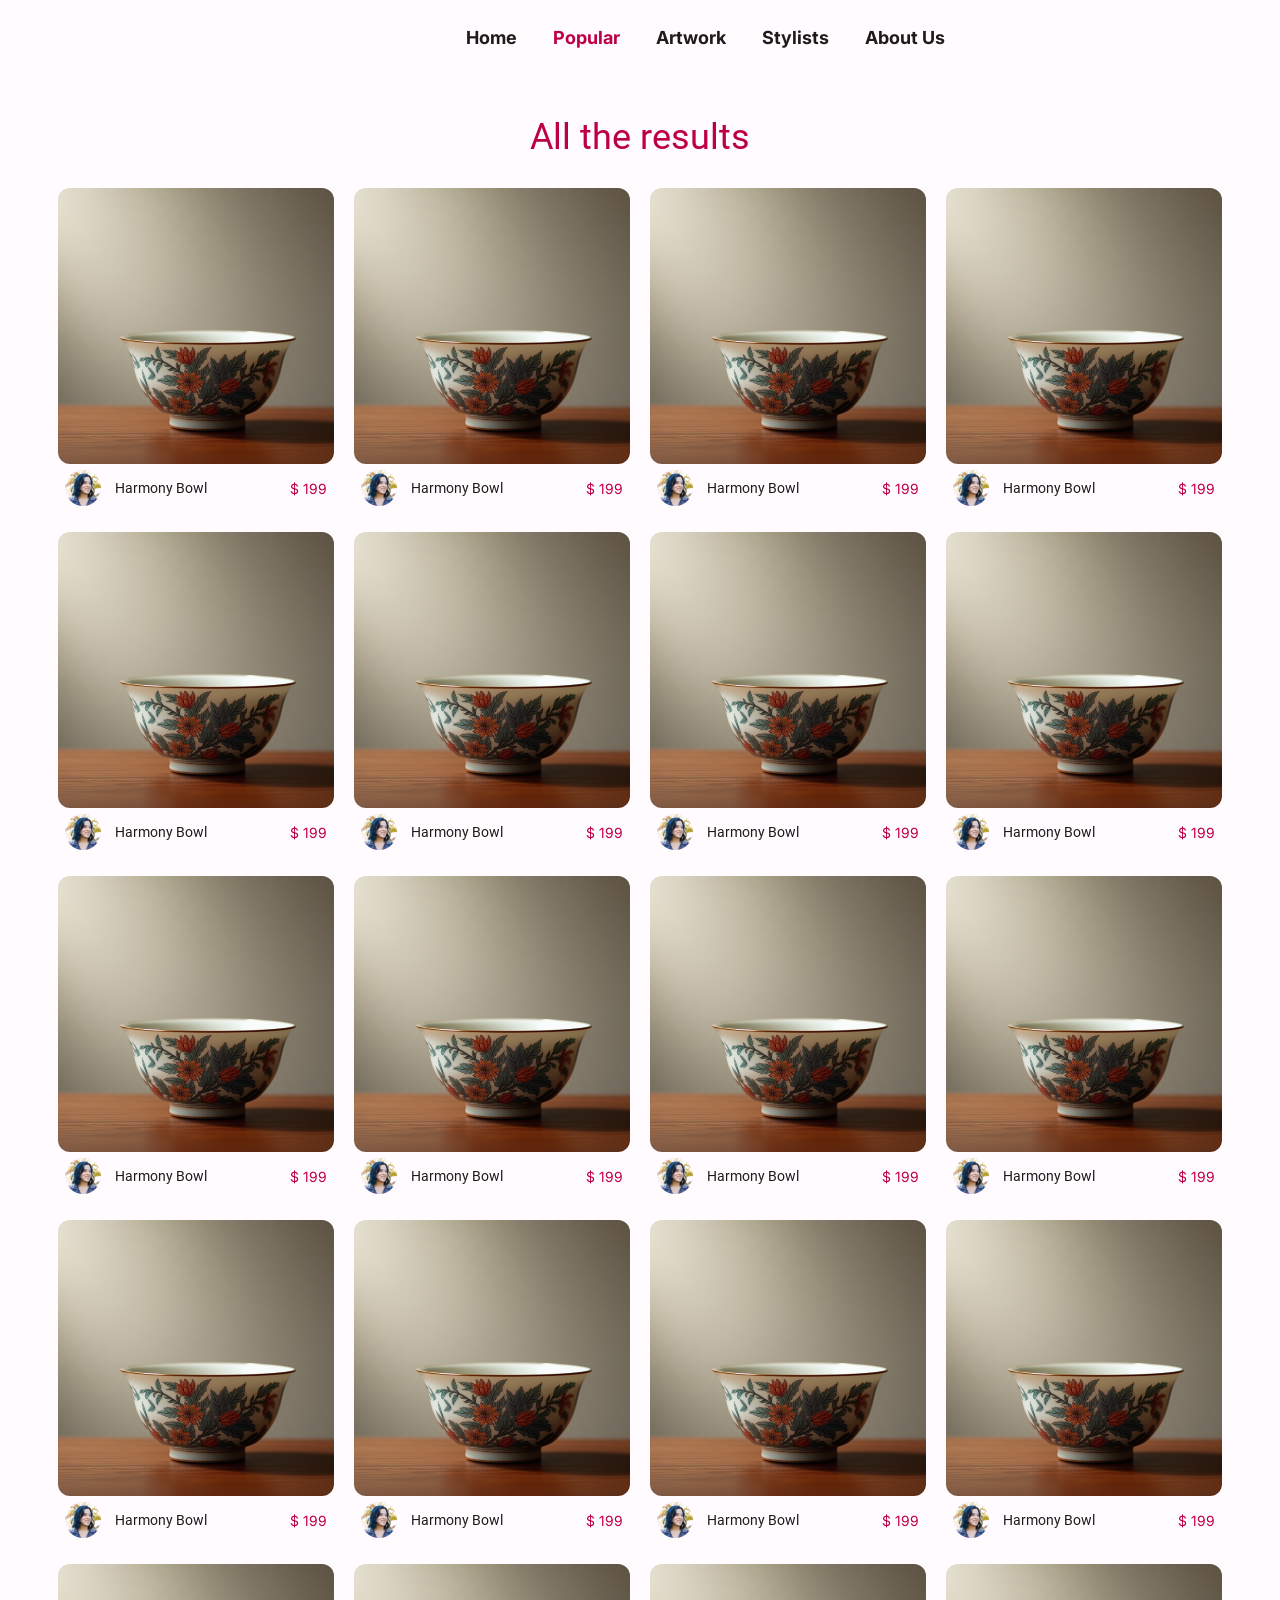
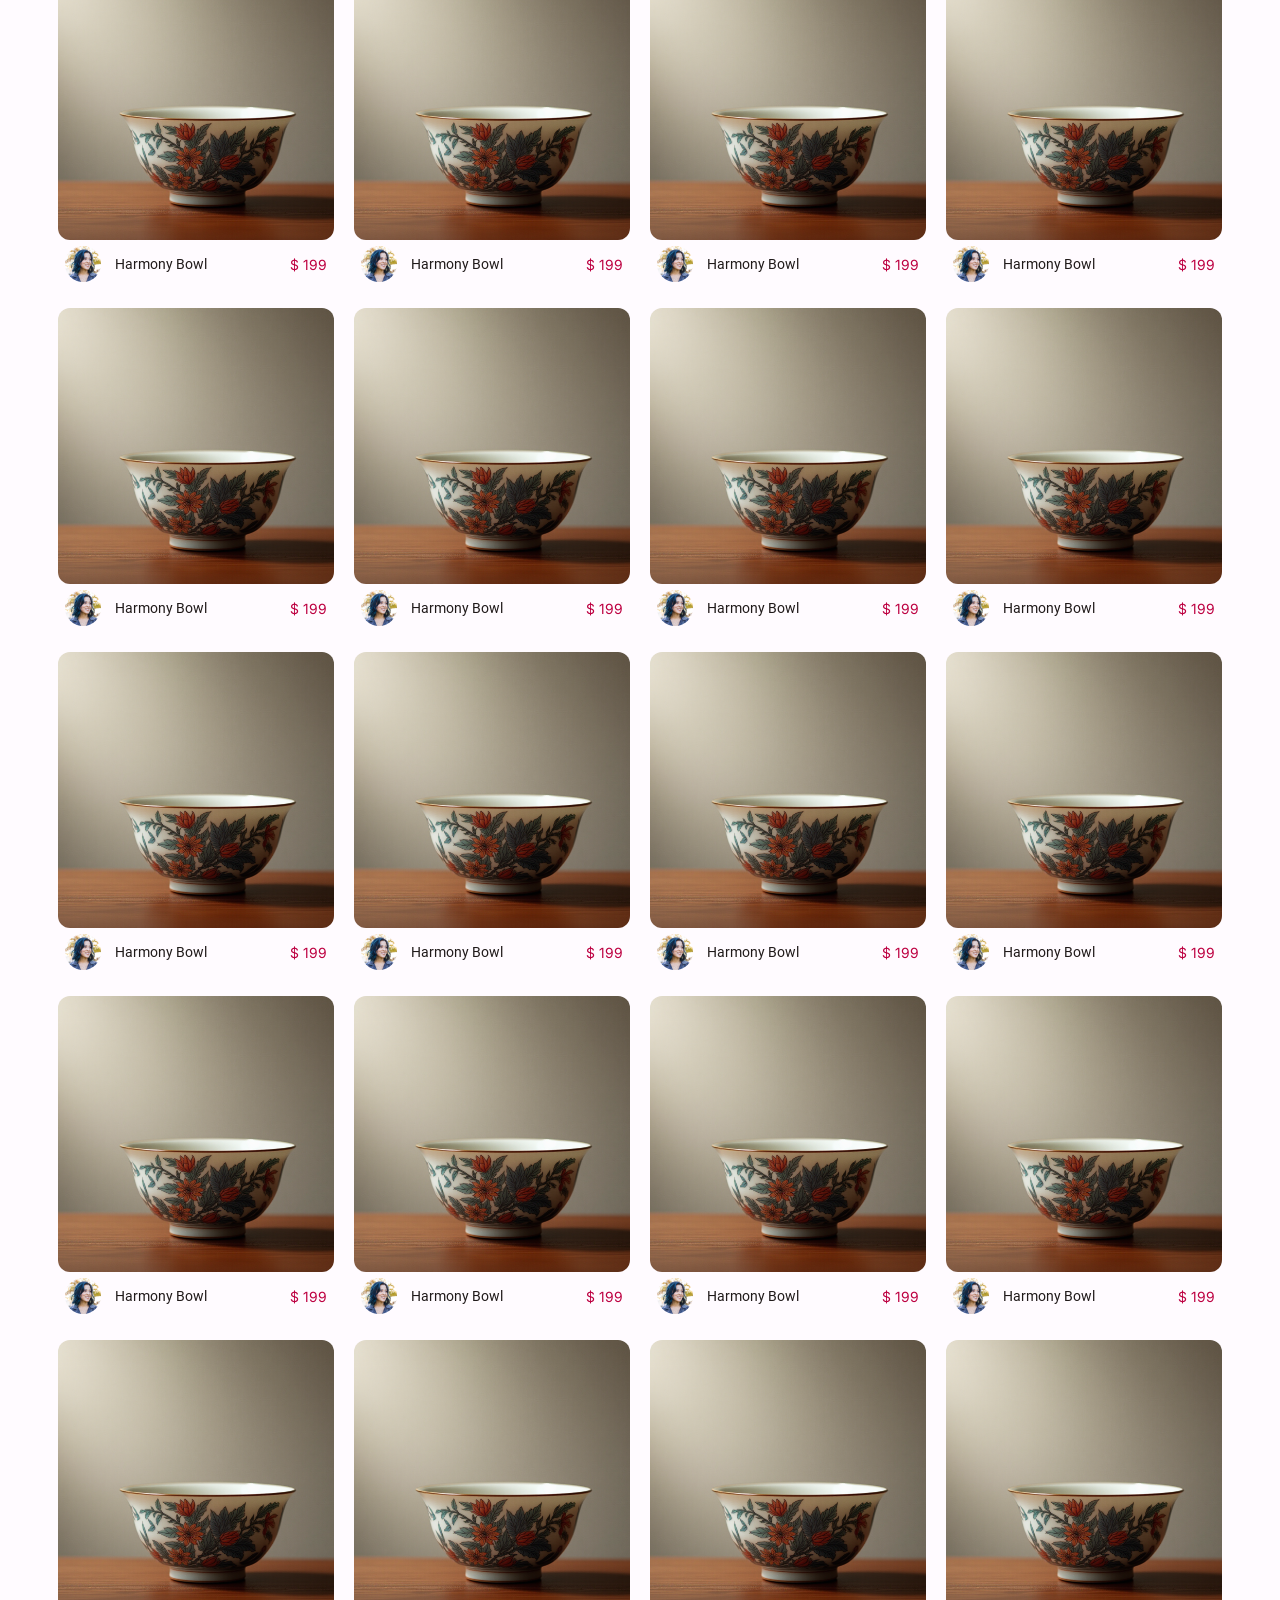
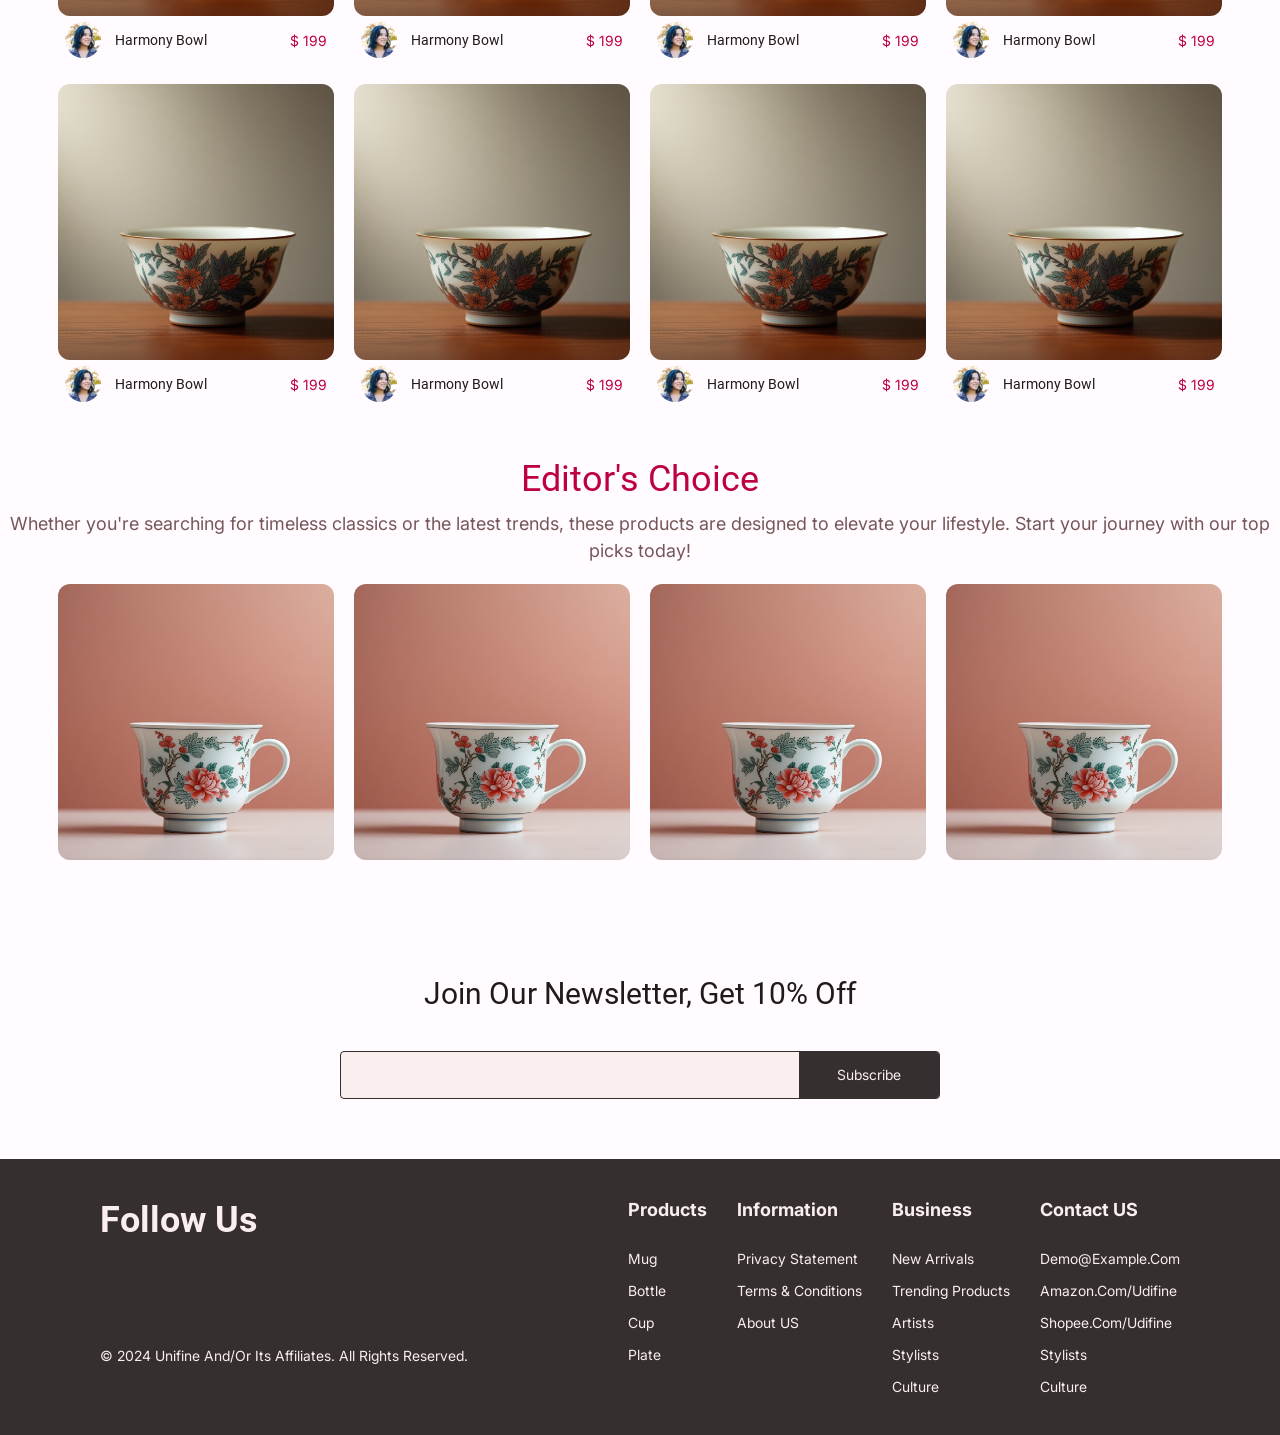
<file: products/1.html>
<!DOCTYPE html><html lang="en"><head><meta charSet="utf-8"/><meta name="viewport" content="width=device-width, initial-scale=1"/><link rel="stylesheet" href="https://udifine.github.io/pro/_next/static/css/31935602cbc69aa9.css" data-precedence="next"/><link rel="stylesheet" href="https://udifine.github.io/pro/_next/static/css/027a246eedd03571.css" data-precedence="next"/><link rel="preload" as="script" fetchPriority="low" href="https://udifine.github.io/pro/_next/static/chunks/webpack-3d7560605f4c8c1e.js"/><script src="https://udifine.github.io/pro/_next/static/chunks/87c73c54-ab13acd4c60ef98a.js" async=""></script><script src="https://udifine.github.io/pro/_next/static/chunks/855-b1aca91837db6ec1.js" async=""></script><script src="https://udifine.github.io/pro/_next/static/chunks/main-app-f37e43fcdb325944.js" async=""></script><script src="https://udifine.github.io/pro/_next/static/chunks/919-0861664b7ba136e6.js" async=""></script><script src="https://udifine.github.io/pro/_next/static/chunks/642-b65b103e90770057.js" async=""></script><script src="https://udifine.github.io/pro/_next/static/chunks/app/products/%5B...slug%5D/page-3b22040e37cb4b61.js" async=""></script><title>mug</title><meta name="description" content="Generated by create next app"/><link rel="icon" href="/pro/favicon.ico" type="image/x-icon" sizes="16x16"/><script src="https://udifine.github.io/pro/_next/static/chunks/polyfills-42372ed130431b0a.js" noModule=""></script></head><body><div class="flex_row header_header__Awatn"><a class="header_btn_menu__GArVi"><svg class="icon_icon__97AuD"><use href="https://udifine.github.io/pro//icons/svg_symbol.svg#menu"></use></svg></a><a><svg class="icon_icon__97AuD udifineLogo" style="width:102px;height:24px"><use href="https://udifine.github.io/pro//icons/svg_symbol.svg#udifinelogo"></use></svg></a><div class="header_menu__aTqT3"><a class="" href="" title="home">home</a><a class="header_current__uVDrP" href="" title="popular">popular</a><a class="" href="" title="artwork">artwork</a><a class="" href="" title="stylists">stylists</a><a class="" href="" title="about us">about us</a></div><div></div></div><div class="header_mobile__7hBgy"><div class="header_menu__aTqT3"><a class="" href="" title="home">home</a><a class="header_current__uVDrP" href="" title="popular">popular</a><a class="" href="" title="artwork">artwork</a><a class="" href="" title="stylists">stylists</a><a class="" href="" title="about us">about us</a></div></div><div><div class="section"><div class="introduce_introduce__LYjy8 undefined"><h1>All the results</h1></div><div class="all_productList__9rEcQ"><div class="all_list__3Hr1D"><div class="productItem_productItem__gcmPV productItem_shape_1_1__99xYF all_item__ghmV_"><a class="productItem_display__H6P1s" href="product/2" title="Harmony Bowl"><i class="bgCover" style="background-image:url(https://udifine.github.io/pro//_test/b1.png)"></i></a><div class="flex_row flex_center productItem_info__UxkH_ productItem_layout_append__uMmC_ productItem_mode_product__F2WyD"><a class="bgCover avatar_avatar__K1w_n avatar_middle__xKKF6 productItem_avatar__wAW3F" href="/person/1" title="Zihan Zheng" style="background-image:url(&#x27;https://udifine.github.io/pro//_test/avatar.png&#x27;)"></a><h6 class="productItem_producer_name__wo6Yw">Zihan Zheng</h6><h6 class="productItem_product_name__rxYXF">Harmony Bowl</h6><span>$<!-- --> <!-- -->199</span></div></div><div class="productItem_productItem__gcmPV productItem_shape_1_1__99xYF all_item__ghmV_"><a class="productItem_display__H6P1s" href="product/2" title="Harmony Bowl"><i class="bgCover" style="background-image:url(https://udifine.github.io/pro//_test/b1.png)"></i></a><div class="flex_row flex_center productItem_info__UxkH_ productItem_layout_append__uMmC_ productItem_mode_product__F2WyD"><a class="bgCover avatar_avatar__K1w_n avatar_middle__xKKF6 productItem_avatar__wAW3F" href="/person/1" title="Zihan Zheng" style="background-image:url(&#x27;https://udifine.github.io/pro//_test/avatar.png&#x27;)"></a><h6 class="productItem_producer_name__wo6Yw">Zihan Zheng</h6><h6 class="productItem_product_name__rxYXF">Harmony Bowl</h6><span>$<!-- --> <!-- -->199</span></div></div><div class="productItem_productItem__gcmPV productItem_shape_1_1__99xYF all_item__ghmV_"><a class="productItem_display__H6P1s" href="product/2" title="Harmony Bowl"><i class="bgCover" style="background-image:url(https://udifine.github.io/pro//_test/b1.png)"></i></a><div class="flex_row flex_center productItem_info__UxkH_ productItem_layout_append__uMmC_ productItem_mode_product__F2WyD"><a class="bgCover avatar_avatar__K1w_n avatar_middle__xKKF6 productItem_avatar__wAW3F" href="/person/1" title="Zihan Zheng" style="background-image:url(&#x27;https://udifine.github.io/pro//_test/avatar.png&#x27;)"></a><h6 class="productItem_producer_name__wo6Yw">Zihan Zheng</h6><h6 class="productItem_product_name__rxYXF">Harmony Bowl</h6><span>$<!-- --> <!-- -->199</span></div></div><div class="productItem_productItem__gcmPV productItem_shape_1_1__99xYF all_item__ghmV_"><a class="productItem_display__H6P1s" href="product/2" title="Harmony Bowl"><i class="bgCover" style="background-image:url(https://udifine.github.io/pro//_test/b1.png)"></i></a><div class="flex_row flex_center productItem_info__UxkH_ productItem_layout_append__uMmC_ productItem_mode_product__F2WyD"><a class="bgCover avatar_avatar__K1w_n avatar_middle__xKKF6 productItem_avatar__wAW3F" href="/person/1" title="Zihan Zheng" style="background-image:url(&#x27;https://udifine.github.io/pro//_test/avatar.png&#x27;)"></a><h6 class="productItem_producer_name__wo6Yw">Zihan Zheng</h6><h6 class="productItem_product_name__rxYXF">Harmony Bowl</h6><span>$<!-- --> <!-- -->199</span></div></div><div class="productItem_productItem__gcmPV productItem_shape_1_1__99xYF all_item__ghmV_"><a class="productItem_display__H6P1s" href="product/2" title="Harmony Bowl"><i class="bgCover" style="background-image:url(https://udifine.github.io/pro//_test/b1.png)"></i></a><div class="flex_row flex_center productItem_info__UxkH_ productItem_layout_append__uMmC_ productItem_mode_product__F2WyD"><a class="bgCover avatar_avatar__K1w_n avatar_middle__xKKF6 productItem_avatar__wAW3F" href="/person/1" title="Zihan Zheng" style="background-image:url(&#x27;https://udifine.github.io/pro//_test/avatar.png&#x27;)"></a><h6 class="productItem_producer_name__wo6Yw">Zihan Zheng</h6><h6 class="productItem_product_name__rxYXF">Harmony Bowl</h6><span>$<!-- --> <!-- -->199</span></div></div><div class="productItem_productItem__gcmPV productItem_shape_1_1__99xYF all_item__ghmV_"><a class="productItem_display__H6P1s" href="product/2" title="Harmony Bowl"><i class="bgCover" style="background-image:url(https://udifine.github.io/pro//_test/b1.png)"></i></a><div class="flex_row flex_center productItem_info__UxkH_ productItem_layout_append__uMmC_ productItem_mode_product__F2WyD"><a class="bgCover avatar_avatar__K1w_n avatar_middle__xKKF6 productItem_avatar__wAW3F" href="/person/1" title="Zihan Zheng" style="background-image:url(&#x27;https://udifine.github.io/pro//_test/avatar.png&#x27;)"></a><h6 class="productItem_producer_name__wo6Yw">Zihan Zheng</h6><h6 class="productItem_product_name__rxYXF">Harmony Bowl</h6><span>$<!-- --> <!-- -->199</span></div></div><div class="productItem_productItem__gcmPV productItem_shape_1_1__99xYF all_item__ghmV_"><a class="productItem_display__H6P1s" href="product/2" title="Harmony Bowl"><i class="bgCover" style="background-image:url(https://udifine.github.io/pro//_test/b1.png)"></i></a><div class="flex_row flex_center productItem_info__UxkH_ productItem_layout_append__uMmC_ productItem_mode_product__F2WyD"><a class="bgCover avatar_avatar__K1w_n avatar_middle__xKKF6 productItem_avatar__wAW3F" href="/person/1" title="Zihan Zheng" style="background-image:url(&#x27;https://udifine.github.io/pro//_test/avatar.png&#x27;)"></a><h6 class="productItem_producer_name__wo6Yw">Zihan Zheng</h6><h6 class="productItem_product_name__rxYXF">Harmony Bowl</h6><span>$<!-- --> <!-- -->199</span></div></div><div class="productItem_productItem__gcmPV productItem_shape_1_1__99xYF all_item__ghmV_"><a class="productItem_display__H6P1s" href="product/2" title="Harmony Bowl"><i class="bgCover" style="background-image:url(https://udifine.github.io/pro//_test/b1.png)"></i></a><div class="flex_row flex_center productItem_info__UxkH_ productItem_layout_append__uMmC_ productItem_mode_product__F2WyD"><a class="bgCover avatar_avatar__K1w_n avatar_middle__xKKF6 productItem_avatar__wAW3F" href="/person/1" title="Zihan Zheng" style="background-image:url(&#x27;https://udifine.github.io/pro//_test/avatar.png&#x27;)"></a><h6 class="productItem_producer_name__wo6Yw">Zihan Zheng</h6><h6 class="productItem_product_name__rxYXF">Harmony Bowl</h6><span>$<!-- --> <!-- -->199</span></div></div><div class="productItem_productItem__gcmPV productItem_shape_1_1__99xYF all_item__ghmV_"><a class="productItem_display__H6P1s" href="product/2" title="Harmony Bowl"><i class="bgCover" style="background-image:url(https://udifine.github.io/pro//_test/b1.png)"></i></a><div class="flex_row flex_center productItem_info__UxkH_ productItem_layout_append__uMmC_ productItem_mode_product__F2WyD"><a class="bgCover avatar_avatar__K1w_n avatar_middle__xKKF6 productItem_avatar__wAW3F" href="/person/1" title="Zihan Zheng" style="background-image:url(&#x27;https://udifine.github.io/pro//_test/avatar.png&#x27;)"></a><h6 class="productItem_producer_name__wo6Yw">Zihan Zheng</h6><h6 class="productItem_product_name__rxYXF">Harmony Bowl</h6><span>$<!-- --> <!-- -->199</span></div></div><div class="productItem_productItem__gcmPV productItem_shape_1_1__99xYF all_item__ghmV_"><a class="productItem_display__H6P1s" href="product/2" title="Harmony Bowl"><i class="bgCover" style="background-image:url(https://udifine.github.io/pro//_test/b1.png)"></i></a><div class="flex_row flex_center productItem_info__UxkH_ productItem_layout_append__uMmC_ productItem_mode_product__F2WyD"><a class="bgCover avatar_avatar__K1w_n avatar_middle__xKKF6 productItem_avatar__wAW3F" href="/person/1" title="Zihan Zheng" style="background-image:url(&#x27;https://udifine.github.io/pro//_test/avatar.png&#x27;)"></a><h6 class="productItem_producer_name__wo6Yw">Zihan Zheng</h6><h6 class="productItem_product_name__rxYXF">Harmony Bowl</h6><span>$<!-- --> <!-- -->199</span></div></div><div class="productItem_productItem__gcmPV productItem_shape_1_1__99xYF all_item__ghmV_"><a class="productItem_display__H6P1s" href="product/2" title="Harmony Bowl"><i class="bgCover" style="background-image:url(https://udifine.github.io/pro//_test/b1.png)"></i></a><div class="flex_row flex_center productItem_info__UxkH_ productItem_layout_append__uMmC_ productItem_mode_product__F2WyD"><a class="bgCover avatar_avatar__K1w_n avatar_middle__xKKF6 productItem_avatar__wAW3F" href="/person/1" title="Zihan Zheng" style="background-image:url(&#x27;https://udifine.github.io/pro//_test/avatar.png&#x27;)"></a><h6 class="productItem_producer_name__wo6Yw">Zihan Zheng</h6><h6 class="productItem_product_name__rxYXF">Harmony Bowl</h6><span>$<!-- --> <!-- -->199</span></div></div><div class="productItem_productItem__gcmPV productItem_shape_1_1__99xYF all_item__ghmV_"><a class="productItem_display__H6P1s" href="product/2" title="Harmony Bowl"><i class="bgCover" style="background-image:url(https://udifine.github.io/pro//_test/b1.png)"></i></a><div class="flex_row flex_center productItem_info__UxkH_ productItem_layout_append__uMmC_ productItem_mode_product__F2WyD"><a class="bgCover avatar_avatar__K1w_n avatar_middle__xKKF6 productItem_avatar__wAW3F" href="/person/1" title="Zihan Zheng" style="background-image:url(&#x27;https://udifine.github.io/pro//_test/avatar.png&#x27;)"></a><h6 class="productItem_producer_name__wo6Yw">Zihan Zheng</h6><h6 class="productItem_product_name__rxYXF">Harmony Bowl</h6><span>$<!-- --> <!-- -->199</span></div></div><div class="productItem_productItem__gcmPV productItem_shape_1_1__99xYF all_item__ghmV_"><a class="productItem_display__H6P1s" href="product/2" title="Harmony Bowl"><i class="bgCover" style="background-image:url(https://udifine.github.io/pro//_test/b1.png)"></i></a><div class="flex_row flex_center productItem_info__UxkH_ productItem_layout_append__uMmC_ productItem_mode_product__F2WyD"><a class="bgCover avatar_avatar__K1w_n avatar_middle__xKKF6 productItem_avatar__wAW3F" href="/person/1" title="Zihan Zheng" style="background-image:url(&#x27;https://udifine.github.io/pro//_test/avatar.png&#x27;)"></a><h6 class="productItem_producer_name__wo6Yw">Zihan Zheng</h6><h6 class="productItem_product_name__rxYXF">Harmony Bowl</h6><span>$<!-- --> <!-- -->199</span></div></div><div class="productItem_productItem__gcmPV productItem_shape_1_1__99xYF all_item__ghmV_"><a class="productItem_display__H6P1s" href="product/2" title="Harmony Bowl"><i class="bgCover" style="background-image:url(https://udifine.github.io/pro//_test/b1.png)"></i></a><div class="flex_row flex_center productItem_info__UxkH_ productItem_layout_append__uMmC_ productItem_mode_product__F2WyD"><a class="bgCover avatar_avatar__K1w_n avatar_middle__xKKF6 productItem_avatar__wAW3F" href="/person/1" title="Zihan Zheng" style="background-image:url(&#x27;https://udifine.github.io/pro//_test/avatar.png&#x27;)"></a><h6 class="productItem_producer_name__wo6Yw">Zihan Zheng</h6><h6 class="productItem_product_name__rxYXF">Harmony Bowl</h6><span>$<!-- --> <!-- -->199</span></div></div><div class="productItem_productItem__gcmPV productItem_shape_1_1__99xYF all_item__ghmV_"><a class="productItem_display__H6P1s" href="product/2" title="Harmony Bowl"><i class="bgCover" style="background-image:url(https://udifine.github.io/pro//_test/b1.png)"></i></a><div class="flex_row flex_center productItem_info__UxkH_ productItem_layout_append__uMmC_ productItem_mode_product__F2WyD"><a class="bgCover avatar_avatar__K1w_n avatar_middle__xKKF6 productItem_avatar__wAW3F" href="/person/1" title="Zihan Zheng" style="background-image:url(&#x27;https://udifine.github.io/pro//_test/avatar.png&#x27;)"></a><h6 class="productItem_producer_name__wo6Yw">Zihan Zheng</h6><h6 class="productItem_product_name__rxYXF">Harmony Bowl</h6><span>$<!-- --> <!-- -->199</span></div></div><div class="productItem_productItem__gcmPV productItem_shape_1_1__99xYF all_item__ghmV_"><a class="productItem_display__H6P1s" href="product/2" title="Harmony Bowl"><i class="bgCover" style="background-image:url(https://udifine.github.io/pro//_test/b1.png)"></i></a><div class="flex_row flex_center productItem_info__UxkH_ productItem_layout_append__uMmC_ productItem_mode_product__F2WyD"><a class="bgCover avatar_avatar__K1w_n avatar_middle__xKKF6 productItem_avatar__wAW3F" href="/person/1" title="Zihan Zheng" style="background-image:url(&#x27;https://udifine.github.io/pro//_test/avatar.png&#x27;)"></a><h6 class="productItem_producer_name__wo6Yw">Zihan Zheng</h6><h6 class="productItem_product_name__rxYXF">Harmony Bowl</h6><span>$<!-- --> <!-- -->199</span></div></div><div class="productItem_productItem__gcmPV productItem_shape_1_1__99xYF all_item__ghmV_"><a class="productItem_display__H6P1s" href="product/2" title="Harmony Bowl"><i class="bgCover" style="background-image:url(https://udifine.github.io/pro//_test/b1.png)"></i></a><div class="flex_row flex_center productItem_info__UxkH_ productItem_layout_append__uMmC_ productItem_mode_product__F2WyD"><a class="bgCover avatar_avatar__K1w_n avatar_middle__xKKF6 productItem_avatar__wAW3F" href="/person/1" title="Zihan Zheng" style="background-image:url(&#x27;https://udifine.github.io/pro//_test/avatar.png&#x27;)"></a><h6 class="productItem_producer_name__wo6Yw">Zihan Zheng</h6><h6 class="productItem_product_name__rxYXF">Harmony Bowl</h6><span>$<!-- --> <!-- -->199</span></div></div><div class="productItem_productItem__gcmPV productItem_shape_1_1__99xYF all_item__ghmV_"><a class="productItem_display__H6P1s" href="product/2" title="Harmony Bowl"><i class="bgCover" style="background-image:url(https://udifine.github.io/pro//_test/b1.png)"></i></a><div class="flex_row flex_center productItem_info__UxkH_ productItem_layout_append__uMmC_ productItem_mode_product__F2WyD"><a class="bgCover avatar_avatar__K1w_n avatar_middle__xKKF6 productItem_avatar__wAW3F" href="/person/1" title="Zihan Zheng" style="background-image:url(&#x27;https://udifine.github.io/pro//_test/avatar.png&#x27;)"></a><h6 class="productItem_producer_name__wo6Yw">Zihan Zheng</h6><h6 class="productItem_product_name__rxYXF">Harmony Bowl</h6><span>$<!-- --> <!-- -->199</span></div></div><div class="productItem_productItem__gcmPV productItem_shape_1_1__99xYF all_item__ghmV_"><a class="productItem_display__H6P1s" href="product/2" title="Harmony Bowl"><i class="bgCover" style="background-image:url(https://udifine.github.io/pro//_test/b1.png)"></i></a><div class="flex_row flex_center productItem_info__UxkH_ productItem_layout_append__uMmC_ productItem_mode_product__F2WyD"><a class="bgCover avatar_avatar__K1w_n avatar_middle__xKKF6 productItem_avatar__wAW3F" href="/person/1" title="Zihan Zheng" style="background-image:url(&#x27;https://udifine.github.io/pro//_test/avatar.png&#x27;)"></a><h6 class="productItem_producer_name__wo6Yw">Zihan Zheng</h6><h6 class="productItem_product_name__rxYXF">Harmony Bowl</h6><span>$<!-- --> <!-- -->199</span></div></div><div class="productItem_productItem__gcmPV productItem_shape_1_1__99xYF all_item__ghmV_"><a class="productItem_display__H6P1s" href="product/2" title="Harmony Bowl"><i class="bgCover" style="background-image:url(https://udifine.github.io/pro//_test/b1.png)"></i></a><div class="flex_row flex_center productItem_info__UxkH_ productItem_layout_append__uMmC_ productItem_mode_product__F2WyD"><a class="bgCover avatar_avatar__K1w_n avatar_middle__xKKF6 productItem_avatar__wAW3F" href="/person/1" title="Zihan Zheng" style="background-image:url(&#x27;https://udifine.github.io/pro//_test/avatar.png&#x27;)"></a><h6 class="productItem_producer_name__wo6Yw">Zihan Zheng</h6><h6 class="productItem_product_name__rxYXF">Harmony Bowl</h6><span>$<!-- --> <!-- -->199</span></div></div><div class="productItem_productItem__gcmPV productItem_shape_1_1__99xYF all_item__ghmV_"><a class="productItem_display__H6P1s" href="product/2" title="Harmony Bowl"><i class="bgCover" style="background-image:url(https://udifine.github.io/pro//_test/b1.png)"></i></a><div class="flex_row flex_center productItem_info__UxkH_ productItem_layout_append__uMmC_ productItem_mode_product__F2WyD"><a class="bgCover avatar_avatar__K1w_n avatar_middle__xKKF6 productItem_avatar__wAW3F" href="/person/1" title="Zihan Zheng" style="background-image:url(&#x27;https://udifine.github.io/pro//_test/avatar.png&#x27;)"></a><h6 class="productItem_producer_name__wo6Yw">Zihan Zheng</h6><h6 class="productItem_product_name__rxYXF">Harmony Bowl</h6><span>$<!-- --> <!-- -->199</span></div></div><div class="productItem_productItem__gcmPV productItem_shape_1_1__99xYF all_item__ghmV_"><a class="productItem_display__H6P1s" href="product/2" title="Harmony Bowl"><i class="bgCover" style="background-image:url(https://udifine.github.io/pro//_test/b1.png)"></i></a><div class="flex_row flex_center productItem_info__UxkH_ productItem_layout_append__uMmC_ productItem_mode_product__F2WyD"><a class="bgCover avatar_avatar__K1w_n avatar_middle__xKKF6 productItem_avatar__wAW3F" href="/person/1" title="Zihan Zheng" style="background-image:url(&#x27;https://udifine.github.io/pro//_test/avatar.png&#x27;)"></a><h6 class="productItem_producer_name__wo6Yw">Zihan Zheng</h6><h6 class="productItem_product_name__rxYXF">Harmony Bowl</h6><span>$<!-- --> <!-- -->199</span></div></div><div class="productItem_productItem__gcmPV productItem_shape_1_1__99xYF all_item__ghmV_"><a class="productItem_display__H6P1s" href="product/2" title="Harmony Bowl"><i class="bgCover" style="background-image:url(https://udifine.github.io/pro//_test/b1.png)"></i></a><div class="flex_row flex_center productItem_info__UxkH_ productItem_layout_append__uMmC_ productItem_mode_product__F2WyD"><a class="bgCover avatar_avatar__K1w_n avatar_middle__xKKF6 productItem_avatar__wAW3F" href="/person/1" title="Zihan Zheng" style="background-image:url(&#x27;https://udifine.github.io/pro//_test/avatar.png&#x27;)"></a><h6 class="productItem_producer_name__wo6Yw">Zihan Zheng</h6><h6 class="productItem_product_name__rxYXF">Harmony Bowl</h6><span>$<!-- --> <!-- -->199</span></div></div><div class="productItem_productItem__gcmPV productItem_shape_1_1__99xYF all_item__ghmV_"><a class="productItem_display__H6P1s" href="product/2" title="Harmony Bowl"><i class="bgCover" style="background-image:url(https://udifine.github.io/pro//_test/b1.png)"></i></a><div class="flex_row flex_center productItem_info__UxkH_ productItem_layout_append__uMmC_ productItem_mode_product__F2WyD"><a class="bgCover avatar_avatar__K1w_n avatar_middle__xKKF6 productItem_avatar__wAW3F" href="/person/1" title="Zihan Zheng" style="background-image:url(&#x27;https://udifine.github.io/pro//_test/avatar.png&#x27;)"></a><h6 class="productItem_producer_name__wo6Yw">Zihan Zheng</h6><h6 class="productItem_product_name__rxYXF">Harmony Bowl</h6><span>$<!-- --> <!-- -->199</span></div></div><div class="productItem_productItem__gcmPV productItem_shape_1_1__99xYF all_item__ghmV_"><a class="productItem_display__H6P1s" href="product/2" title="Harmony Bowl"><i class="bgCover" style="background-image:url(https://udifine.github.io/pro//_test/b1.png)"></i></a><div class="flex_row flex_center productItem_info__UxkH_ productItem_layout_append__uMmC_ productItem_mode_product__F2WyD"><a class="bgCover avatar_avatar__K1w_n avatar_middle__xKKF6 productItem_avatar__wAW3F" href="/person/1" title="Zihan Zheng" style="background-image:url(&#x27;https://udifine.github.io/pro//_test/avatar.png&#x27;)"></a><h6 class="productItem_producer_name__wo6Yw">Zihan Zheng</h6><h6 class="productItem_product_name__rxYXF">Harmony Bowl</h6><span>$<!-- --> <!-- -->199</span></div></div><div class="productItem_productItem__gcmPV productItem_shape_1_1__99xYF all_item__ghmV_"><a class="productItem_display__H6P1s" href="product/2" title="Harmony Bowl"><i class="bgCover" style="background-image:url(https://udifine.github.io/pro//_test/b1.png)"></i></a><div class="flex_row flex_center productItem_info__UxkH_ productItem_layout_append__uMmC_ productItem_mode_product__F2WyD"><a class="bgCover avatar_avatar__K1w_n avatar_middle__xKKF6 productItem_avatar__wAW3F" href="/person/1" title="Zihan Zheng" style="background-image:url(&#x27;https://udifine.github.io/pro//_test/avatar.png&#x27;)"></a><h6 class="productItem_producer_name__wo6Yw">Zihan Zheng</h6><h6 class="productItem_product_name__rxYXF">Harmony Bowl</h6><span>$<!-- --> <!-- -->199</span></div></div><div class="productItem_productItem__gcmPV productItem_shape_1_1__99xYF all_item__ghmV_"><a class="productItem_display__H6P1s" href="product/2" title="Harmony Bowl"><i class="bgCover" style="background-image:url(https://udifine.github.io/pro//_test/b1.png)"></i></a><div class="flex_row flex_center productItem_info__UxkH_ productItem_layout_append__uMmC_ productItem_mode_product__F2WyD"><a class="bgCover avatar_avatar__K1w_n avatar_middle__xKKF6 productItem_avatar__wAW3F" href="/person/1" title="Zihan Zheng" style="background-image:url(&#x27;https://udifine.github.io/pro//_test/avatar.png&#x27;)"></a><h6 class="productItem_producer_name__wo6Yw">Zihan Zheng</h6><h6 class="productItem_product_name__rxYXF">Harmony Bowl</h6><span>$<!-- --> <!-- -->199</span></div></div><div class="productItem_productItem__gcmPV productItem_shape_1_1__99xYF all_item__ghmV_"><a class="productItem_display__H6P1s" href="product/2" title="Harmony Bowl"><i class="bgCover" style="background-image:url(https://udifine.github.io/pro//_test/b1.png)"></i></a><div class="flex_row flex_center productItem_info__UxkH_ productItem_layout_append__uMmC_ productItem_mode_product__F2WyD"><a class="bgCover avatar_avatar__K1w_n avatar_middle__xKKF6 productItem_avatar__wAW3F" href="/person/1" title="Zihan Zheng" style="background-image:url(&#x27;https://udifine.github.io/pro//_test/avatar.png&#x27;)"></a><h6 class="productItem_producer_name__wo6Yw">Zihan Zheng</h6><h6 class="productItem_product_name__rxYXF">Harmony Bowl</h6><span>$<!-- --> <!-- -->199</span></div></div><div class="productItem_productItem__gcmPV productItem_shape_1_1__99xYF all_item__ghmV_"><a class="productItem_display__H6P1s" href="product/2" title="Harmony Bowl"><i class="bgCover" style="background-image:url(https://udifine.github.io/pro//_test/b1.png)"></i></a><div class="flex_row flex_center productItem_info__UxkH_ productItem_layout_append__uMmC_ productItem_mode_product__F2WyD"><a class="bgCover avatar_avatar__K1w_n avatar_middle__xKKF6 productItem_avatar__wAW3F" href="/person/1" title="Zihan Zheng" style="background-image:url(&#x27;https://udifine.github.io/pro//_test/avatar.png&#x27;)"></a><h6 class="productItem_producer_name__wo6Yw">Zihan Zheng</h6><h6 class="productItem_product_name__rxYXF">Harmony Bowl</h6><span>$<!-- --> <!-- -->199</span></div></div><div class="productItem_productItem__gcmPV productItem_shape_1_1__99xYF all_item__ghmV_"><a class="productItem_display__H6P1s" href="product/2" title="Harmony Bowl"><i class="bgCover" style="background-image:url(https://udifine.github.io/pro//_test/b1.png)"></i></a><div class="flex_row flex_center productItem_info__UxkH_ productItem_layout_append__uMmC_ productItem_mode_product__F2WyD"><a class="bgCover avatar_avatar__K1w_n avatar_middle__xKKF6 productItem_avatar__wAW3F" href="/person/1" title="Zihan Zheng" style="background-image:url(&#x27;https://udifine.github.io/pro//_test/avatar.png&#x27;)"></a><h6 class="productItem_producer_name__wo6Yw">Zihan Zheng</h6><h6 class="productItem_product_name__rxYXF">Harmony Bowl</h6><span>$<!-- --> <!-- -->199</span></div></div><div class="productItem_productItem__gcmPV productItem_shape_1_1__99xYF all_item__ghmV_"><a class="productItem_display__H6P1s" href="product/2" title="Harmony Bowl"><i class="bgCover" style="background-image:url(https://udifine.github.io/pro//_test/b1.png)"></i></a><div class="flex_row flex_center productItem_info__UxkH_ productItem_layout_append__uMmC_ productItem_mode_product__F2WyD"><a class="bgCover avatar_avatar__K1w_n avatar_middle__xKKF6 productItem_avatar__wAW3F" href="/person/1" title="Zihan Zheng" style="background-image:url(&#x27;https://udifine.github.io/pro//_test/avatar.png&#x27;)"></a><h6 class="productItem_producer_name__wo6Yw">Zihan Zheng</h6><h6 class="productItem_product_name__rxYXF">Harmony Bowl</h6><span>$<!-- --> <!-- -->199</span></div></div><div class="productItem_productItem__gcmPV productItem_shape_1_1__99xYF all_item__ghmV_"><a class="productItem_display__H6P1s" href="product/2" title="Harmony Bowl"><i class="bgCover" style="background-image:url(https://udifine.github.io/pro//_test/b1.png)"></i></a><div class="flex_row flex_center productItem_info__UxkH_ productItem_layout_append__uMmC_ productItem_mode_product__F2WyD"><a class="bgCover avatar_avatar__K1w_n avatar_middle__xKKF6 productItem_avatar__wAW3F" href="/person/1" title="Zihan Zheng" style="background-image:url(&#x27;https://udifine.github.io/pro//_test/avatar.png&#x27;)"></a><h6 class="productItem_producer_name__wo6Yw">Zihan Zheng</h6><h6 class="productItem_product_name__rxYXF">Harmony Bowl</h6><span>$<!-- --> <!-- -->199</span></div></div><div class="productItem_productItem__gcmPV productItem_shape_1_1__99xYF all_item__ghmV_"><a class="productItem_display__H6P1s" href="product/2" title="Harmony Bowl"><i class="bgCover" style="background-image:url(https://udifine.github.io/pro//_test/b1.png)"></i></a><div class="flex_row flex_center productItem_info__UxkH_ productItem_layout_append__uMmC_ productItem_mode_product__F2WyD"><a class="bgCover avatar_avatar__K1w_n avatar_middle__xKKF6 productItem_avatar__wAW3F" href="/person/1" title="Zihan Zheng" style="background-image:url(&#x27;https://udifine.github.io/pro//_test/avatar.png&#x27;)"></a><h6 class="productItem_producer_name__wo6Yw">Zihan Zheng</h6><h6 class="productItem_product_name__rxYXF">Harmony Bowl</h6><span>$<!-- --> <!-- -->199</span></div></div><div class="productItem_productItem__gcmPV productItem_shape_1_1__99xYF all_item__ghmV_"><a class="productItem_display__H6P1s" href="product/2" title="Harmony Bowl"><i class="bgCover" style="background-image:url(https://udifine.github.io/pro//_test/b1.png)"></i></a><div class="flex_row flex_center productItem_info__UxkH_ productItem_layout_append__uMmC_ productItem_mode_product__F2WyD"><a class="bgCover avatar_avatar__K1w_n avatar_middle__xKKF6 productItem_avatar__wAW3F" href="/person/1" title="Zihan Zheng" style="background-image:url(&#x27;https://udifine.github.io/pro//_test/avatar.png&#x27;)"></a><h6 class="productItem_producer_name__wo6Yw">Zihan Zheng</h6><h6 class="productItem_product_name__rxYXF">Harmony Bowl</h6><span>$<!-- --> <!-- -->199</span></div></div><div class="productItem_productItem__gcmPV productItem_shape_1_1__99xYF all_item__ghmV_"><a class="productItem_display__H6P1s" href="product/2" title="Harmony Bowl"><i class="bgCover" style="background-image:url(https://udifine.github.io/pro//_test/b1.png)"></i></a><div class="flex_row flex_center productItem_info__UxkH_ productItem_layout_append__uMmC_ productItem_mode_product__F2WyD"><a class="bgCover avatar_avatar__K1w_n avatar_middle__xKKF6 productItem_avatar__wAW3F" href="/person/1" title="Zihan Zheng" style="background-image:url(&#x27;https://udifine.github.io/pro//_test/avatar.png&#x27;)"></a><h6 class="productItem_producer_name__wo6Yw">Zihan Zheng</h6><h6 class="productItem_product_name__rxYXF">Harmony Bowl</h6><span>$<!-- --> <!-- -->199</span></div></div><div class="productItem_productItem__gcmPV productItem_shape_1_1__99xYF all_item__ghmV_"><a class="productItem_display__H6P1s" href="product/2" title="Harmony Bowl"><i class="bgCover" style="background-image:url(https://udifine.github.io/pro//_test/b1.png)"></i></a><div class="flex_row flex_center productItem_info__UxkH_ productItem_layout_append__uMmC_ productItem_mode_product__F2WyD"><a class="bgCover avatar_avatar__K1w_n avatar_middle__xKKF6 productItem_avatar__wAW3F" href="/person/1" title="Zihan Zheng" style="background-image:url(&#x27;https://udifine.github.io/pro//_test/avatar.png&#x27;)"></a><h6 class="productItem_producer_name__wo6Yw">Zihan Zheng</h6><h6 class="productItem_product_name__rxYXF">Harmony Bowl</h6><span>$<!-- --> <!-- -->199</span></div></div><div class="productItem_productItem__gcmPV productItem_shape_1_1__99xYF all_item__ghmV_"><a class="productItem_display__H6P1s" href="product/2" title="Harmony Bowl"><i class="bgCover" style="background-image:url(https://udifine.github.io/pro//_test/b1.png)"></i></a><div class="flex_row flex_center productItem_info__UxkH_ productItem_layout_append__uMmC_ productItem_mode_product__F2WyD"><a class="bgCover avatar_avatar__K1w_n avatar_middle__xKKF6 productItem_avatar__wAW3F" href="/person/1" title="Zihan Zheng" style="background-image:url(&#x27;https://udifine.github.io/pro//_test/avatar.png&#x27;)"></a><h6 class="productItem_producer_name__wo6Yw">Zihan Zheng</h6><h6 class="productItem_product_name__rxYXF">Harmony Bowl</h6><span>$<!-- --> <!-- -->199</span></div></div><div class="productItem_productItem__gcmPV productItem_shape_1_1__99xYF all_item__ghmV_"><a class="productItem_display__H6P1s" href="product/2" title="Harmony Bowl"><i class="bgCover" style="background-image:url(https://udifine.github.io/pro//_test/b1.png)"></i></a><div class="flex_row flex_center productItem_info__UxkH_ productItem_layout_append__uMmC_ productItem_mode_product__F2WyD"><a class="bgCover avatar_avatar__K1w_n avatar_middle__xKKF6 productItem_avatar__wAW3F" href="/person/1" title="Zihan Zheng" style="background-image:url(&#x27;https://udifine.github.io/pro//_test/avatar.png&#x27;)"></a><h6 class="productItem_producer_name__wo6Yw">Zihan Zheng</h6><h6 class="productItem_product_name__rxYXF">Harmony Bowl</h6><span>$<!-- --> <!-- -->199</span></div></div><div class="productItem_productItem__gcmPV productItem_shape_1_1__99xYF all_item__ghmV_"><a class="productItem_display__H6P1s" href="product/2" title="Harmony Bowl"><i class="bgCover" style="background-image:url(https://udifine.github.io/pro//_test/b1.png)"></i></a><div class="flex_row flex_center productItem_info__UxkH_ productItem_layout_append__uMmC_ productItem_mode_product__F2WyD"><a class="bgCover avatar_avatar__K1w_n avatar_middle__xKKF6 productItem_avatar__wAW3F" href="/person/1" title="Zihan Zheng" style="background-image:url(&#x27;https://udifine.github.io/pro//_test/avatar.png&#x27;)"></a><h6 class="productItem_producer_name__wo6Yw">Zihan Zheng</h6><h6 class="productItem_product_name__rxYXF">Harmony Bowl</h6><span>$<!-- --> <!-- -->199</span></div></div><div class="productItem_productItem__gcmPV productItem_shape_1_1__99xYF all_item__ghmV_"><a class="productItem_display__H6P1s" href="product/2" title="Harmony Bowl"><i class="bgCover" style="background-image:url(https://udifine.github.io/pro//_test/b1.png)"></i></a><div class="flex_row flex_center productItem_info__UxkH_ productItem_layout_append__uMmC_ productItem_mode_product__F2WyD"><a class="bgCover avatar_avatar__K1w_n avatar_middle__xKKF6 productItem_avatar__wAW3F" href="/person/1" title="Zihan Zheng" style="background-image:url(&#x27;https://udifine.github.io/pro//_test/avatar.png&#x27;)"></a><h6 class="productItem_producer_name__wo6Yw">Zihan Zheng</h6><h6 class="productItem_product_name__rxYXF">Harmony Bowl</h6><span>$<!-- --> <!-- -->199</span></div></div></div></div></div><div class="section"><div class="introduce_introduce__LYjy8 undefined"><h1>Editor&#x27;s Choice</h1><p>Whether you&#x27;re searching for timeless classics or the latest trends, these products are designed to elevate your lifestyle. Start your journey with our top picks today!</p></div><div class="oneline_productList__vTRXq"><div class="oneline_list__V0_nn"><div class="productItem_productItem__gcmPV productItem_shape_1_1__99xYF oneline_item__73_t8"><a class="productItem_display__H6P1s" href="product/1" title="EverWarm Mug"><i class="bgCover" style="background-image:url(https://udifine.github.io/pro//_test/b0.png)"></i></a><div class="flex_row flex_center productItem_info__UxkH_ productItem_layout_none__R7bqp productItem_mode_product__F2WyD"><a class="bgCover avatar_avatar__K1w_n avatar_middle__xKKF6 productItem_avatar__wAW3F" href="/person/1" title="Zihan Zheng" style="background-image:url(&#x27;https://udifine.github.io/pro//_test/avatar.png&#x27;)"></a><h6 class="productItem_producer_name__wo6Yw">Zihan Zheng</h6><h6 class="productItem_product_name__rxYXF">EverWarm Mug</h6><span>$<!-- --> <!-- -->399</span></div></div><div class="productItem_productItem__gcmPV productItem_shape_1_1__99xYF oneline_item__73_t8"><a class="productItem_display__H6P1s" href="product/1" title="EverWarm Mug"><i class="bgCover" style="background-image:url(https://udifine.github.io/pro//_test/b0.png)"></i></a><div class="flex_row flex_center productItem_info__UxkH_ productItem_layout_none__R7bqp productItem_mode_product__F2WyD"><a class="bgCover avatar_avatar__K1w_n avatar_middle__xKKF6 productItem_avatar__wAW3F" href="/person/1" title="Zihan Zheng" style="background-image:url(&#x27;https://udifine.github.io/pro//_test/avatar.png&#x27;)"></a><h6 class="productItem_producer_name__wo6Yw">Zihan Zheng</h6><h6 class="productItem_product_name__rxYXF">EverWarm Mug</h6><span>$<!-- --> <!-- -->399</span></div></div><div class="productItem_productItem__gcmPV productItem_shape_1_1__99xYF oneline_item__73_t8"><a class="productItem_display__H6P1s" href="product/1" title="EverWarm Mug"><i class="bgCover" style="background-image:url(https://udifine.github.io/pro//_test/b0.png)"></i></a><div class="flex_row flex_center productItem_info__UxkH_ productItem_layout_none__R7bqp productItem_mode_product__F2WyD"><a class="bgCover avatar_avatar__K1w_n avatar_middle__xKKF6 productItem_avatar__wAW3F" href="/person/1" title="Zihan Zheng" style="background-image:url(&#x27;https://udifine.github.io/pro//_test/avatar.png&#x27;)"></a><h6 class="productItem_producer_name__wo6Yw">Zihan Zheng</h6><h6 class="productItem_product_name__rxYXF">EverWarm Mug</h6><span>$<!-- --> <!-- -->399</span></div></div><div class="productItem_productItem__gcmPV productItem_shape_1_1__99xYF oneline_item__73_t8"><a class="productItem_display__H6P1s" href="product/1" title="EverWarm Mug"><i class="bgCover" style="background-image:url(https://udifine.github.io/pro//_test/b0.png)"></i></a><div class="flex_row flex_center productItem_info__UxkH_ productItem_layout_none__R7bqp productItem_mode_product__F2WyD"><a class="bgCover avatar_avatar__K1w_n avatar_middle__xKKF6 productItem_avatar__wAW3F" href="/person/1" title="Zihan Zheng" style="background-image:url(&#x27;https://udifine.github.io/pro//_test/avatar.png&#x27;)"></a><h6 class="productItem_producer_name__wo6Yw">Zihan Zheng</h6><h6 class="productItem_product_name__rxYXF">EverWarm Mug</h6><span>$<!-- --> <!-- -->399</span></div></div><div class="productItem_productItem__gcmPV productItem_shape_1_1__99xYF oneline_item__73_t8"><a class="productItem_display__H6P1s" href="product/1" title="EverWarm Mug"><i class="bgCover" style="background-image:url(https://udifine.github.io/pro//_test/b0.png)"></i></a><div class="flex_row flex_center productItem_info__UxkH_ productItem_layout_none__R7bqp productItem_mode_product__F2WyD"><a class="bgCover avatar_avatar__K1w_n avatar_middle__xKKF6 productItem_avatar__wAW3F" href="/person/1" title="Zihan Zheng" style="background-image:url(&#x27;https://udifine.github.io/pro//_test/avatar.png&#x27;)"></a><h6 class="productItem_producer_name__wo6Yw">Zihan Zheng</h6><h6 class="productItem_product_name__rxYXF">EverWarm Mug</h6><span>$<!-- --> <!-- -->399</span></div></div><div class="productItem_productItem__gcmPV productItem_shape_1_1__99xYF oneline_item__73_t8"><a class="productItem_display__H6P1s" href="product/1" title="EverWarm Mug"><i class="bgCover" style="background-image:url(https://udifine.github.io/pro//_test/b0.png)"></i></a><div class="flex_row flex_center productItem_info__UxkH_ productItem_layout_none__R7bqp productItem_mode_product__F2WyD"><a class="bgCover avatar_avatar__K1w_n avatar_middle__xKKF6 productItem_avatar__wAW3F" href="/person/1" title="Zihan Zheng" style="background-image:url(&#x27;https://udifine.github.io/pro//_test/avatar.png&#x27;)"></a><h6 class="productItem_producer_name__wo6Yw">Zihan Zheng</h6><h6 class="productItem_product_name__rxYXF">EverWarm Mug</h6><span>$<!-- --> <!-- -->399</span></div></div><div class="productItem_productItem__gcmPV productItem_shape_1_1__99xYF oneline_item__73_t8"><a class="productItem_display__H6P1s" href="product/1" title="EverWarm Mug"><i class="bgCover" style="background-image:url(https://udifine.github.io/pro//_test/b0.png)"></i></a><div class="flex_row flex_center productItem_info__UxkH_ productItem_layout_none__R7bqp productItem_mode_product__F2WyD"><a class="bgCover avatar_avatar__K1w_n avatar_middle__xKKF6 productItem_avatar__wAW3F" href="/person/1" title="Zihan Zheng" style="background-image:url(&#x27;https://udifine.github.io/pro//_test/avatar.png&#x27;)"></a><h6 class="productItem_producer_name__wo6Yw">Zihan Zheng</h6><h6 class="productItem_product_name__rxYXF">EverWarm Mug</h6><span>$<!-- --> <!-- -->399</span></div></div><div class="productItem_productItem__gcmPV productItem_shape_1_1__99xYF oneline_item__73_t8"><a class="productItem_display__H6P1s" href="product/1" title="EverWarm Mug"><i class="bgCover" style="background-image:url(https://udifine.github.io/pro//_test/b0.png)"></i></a><div class="flex_row flex_center productItem_info__UxkH_ productItem_layout_none__R7bqp productItem_mode_product__F2WyD"><a class="bgCover avatar_avatar__K1w_n avatar_middle__xKKF6 productItem_avatar__wAW3F" href="/person/1" title="Zihan Zheng" style="background-image:url(&#x27;https://udifine.github.io/pro//_test/avatar.png&#x27;)"></a><h6 class="productItem_producer_name__wo6Yw">Zihan Zheng</h6><h6 class="productItem_product_name__rxYXF">EverWarm Mug</h6><span>$<!-- --> <!-- -->399</span></div></div></div></div></div></div><div class="edm_edm__N5axm"><svg class="icon_icon__97AuD" style="width:48px;height:48px"><use href="https://udifine.github.io/pro//icons/svg_symbol.svg#drafts"></use></svg><h2>Join Our Newsletter, Get 10% Off</h2><div class="flex_row flex_center inputText_input_text__yZhB3 inputText_middle__4bO28 edm_edm_input__OP7q4"><svg class="icon_icon__97AuD"><use href="https://udifine.github.io/pro//icons/svg_symbol.svg#mail"></use></svg><input type="text" placeholder="" value=""/><button class="primary button_button__yjH4D button_middle__9G_DK">Subscribe</button></div></div><div class="footer_foot__HxzTe"><div class="footer_main__RE1gx"><h1>Follow Us</h1><div class="flex_row footer_social__cTb3Q"><a href="" title="facebook"><svg class="icon_icon__97AuD" style="fill:var(--color-inverseonsurface)"><use href="https://udifine.github.io/pro//icons/svg_symbol.svg#facebook"></use></svg></a><a href="" title="x"><svg class="icon_icon__97AuD" style="fill:var(--color-inverseonsurface)"><use href="https://udifine.github.io/pro//icons/svg_symbol.svg#x"></use></svg></a><a href="" title="instagram"><svg class="icon_icon__97AuD" style="fill:var(--color-inverseonsurface)"><use href="https://udifine.github.io/pro//icons/svg_symbol.svg#instagram"></use></svg></a><a href="" title="tiktok"><svg class="icon_icon__97AuD" style="fill:var(--color-inverseonsurface)"><use href="https://udifine.github.io/pro//icons/svg_symbol.svg#tiktok"></use></svg></a><a href="" title="linkedin"><svg class="icon_icon__97AuD" style="fill:var(--color-inverseonsurface)"><use href="https://udifine.github.io/pro//icons/svg_symbol.svg#linkedin"></use></svg></a></div><p>© 2024 Unifine and/or its affiliates. All Rights Reserved.<!-- --> </p></div><div class="flex_row footer_links__t81SU"><div class="footer_links_part__8kF4F"><a href="" title="Products">Products</a><a href="" title="Mug">Mug</a><a href="" title="Bottle">Bottle</a><a href="" title="Cup">Cup</a><a href="" title="plate">plate</a></div><div class="footer_links_part__8kF4F"><a href="" title="Information">Information</a><a href="" title="Privacy Statement">Privacy Statement</a><a href="" title="Terms &amp; Conditions">Terms &amp; Conditions</a><a href="" title="About US">About US</a></div><div class="footer_links_part__8kF4F"><a href="" title="Business">Business</a><a href="" title="New Arrivals">New Arrivals</a><a href="" title="Trending Products">Trending Products</a><a href="" title="Artists">Artists</a><a href="" title="Stylists">Stylists</a><a href="" title="Culture">Culture</a></div><div class="footer_links_part__8kF4F"><a href="" title="Contact US">Contact US</a><a href="" title="Demo@Example.com">Demo@Example.com</a><a href="" title="Amazon.com/udifine">Amazon.com/udifine</a><a href="" title="Shopee.com/udifine">Shopee.com/udifine</a><a href="" title="Stylists">Stylists</a><a href="" title="Culture">Culture</a></div></div></div><script src="https://udifine.github.io/pro/_next/static/chunks/webpack-3d7560605f4c8c1e.js" async=""></script><script>(self.__next_f=self.__next_f||[]).push([0])</script><script>self.__next_f.push([1,"3:\"$Sreact.fragment\"\n4:I[8040,[\"919\",\"static/chunks/919-0861664b7ba136e6.js\",\"642\",\"static/chunks/642-b65b103e90770057.js\",\"777\",\"static/chunks/app/products/%5B...slug%5D/page-3b22040e37cb4b61.js\"],\"TopProvider\"]\n5:I[1418,[\"919\",\"static/chunks/919-0861664b7ba136e6.js\",\"642\",\"static/chunks/642-b65b103e90770057.js\",\"777\",\"static/chunks/app/products/%5B...slug%5D/page-3b22040e37cb4b61.js\"],\"Header\"]\n6:I[9507,[],\"\"]\n7:I[2639,[],\"\"]\n8:I[602,[\"919\",\"static/chunks/919-0861664b7ba136e6.js\",\"642\",\"static/chunks/642-b65b103e90770057.js\",\"777\",\"static/chunks/app/products/%5B...slug%5D/page-3b22040e37cb4b61.js\"],\"EMD\"]\n9:I[7550,[\"919\",\"static/chunks/919-0861664b7ba136e6.js\",\"642\",\"static/chunks/642-b65b103e90770057.js\",\"777\",\"static/chunks/app/products/%5B...slug%5D/page-3b22040e37cb4b61.js\"],\"Footer\"]\nb:I[1432,[],\"OutletBoundary\"]\nd:I[1432,[],\"MetadataBoundary\"]\nf:I[1432,[],\"ViewportBoundary\"]\n11:I[9398,[],\"\"]\n1:HL[\"https://udifine.github.io/pro/_next/static/css/31935602cbc69aa9.css\",\"style\"]\n2:HL[\"https://udifine.github.io/pro/_next/static/css/027a246eedd03571.css\",\"style\"]\n"])</script><script>self.__next_f.push([1,"0:{\"P\":null,\"b\":\"vvXlZK6HfP4txKv4ID5C4\",\"p\":\"https://udifine.github.io/pro\",\"c\":[\"\",\"products\",\"1\"],\"i\":false,\"f\":[[[\"\",{\"children\":[\"products\",{\"children\":[[\"slug\",\"1\",\"c\"],{\"children\":[\"__PAGE__\",{}]}]}]},\"$undefined\",\"$undefined\",true],[\"\",[\"$\",\"$3\",\"c\",{\"children\":[[[\"$\",\"link\",\"0\",{\"rel\":\"stylesheet\",\"href\":\"https://udifine.github.io/pro/_next/static/css/31935602cbc69aa9.css\",\"precedence\":\"next\",\"crossOrigin\":\"$undefined\",\"nonce\":\"$undefined\"}],[\"$\",\"link\",\"1\",{\"rel\":\"stylesheet\",\"href\":\"https://udifine.github.io/pro/_next/static/css/027a246eedd03571.css\",\"precedence\":\"next\",\"crossOrigin\":\"$undefined\",\"nonce\":\"$undefined\"}]],[\"$\",\"html\",null,{\"lang\":\"en\",\"children\":[[\"$\",\"head\",null,{}],[\"$\",\"body\",null,{\"children\":[\"$\",\"$L4\",null,{\"children\":[[\"$\",\"$L5\",null,{\"nav\":{\"home\":\"\",\"popular\":\"\",\"artwork\":\"\",\"stylists\":\"\",\"about us\":\"\"},\"current\":\"popular\"}],[\"$\",\"$L6\",null,{\"parallelRouterKey\":\"children\",\"segmentPath\":[\"children\"],\"error\":\"$undefined\",\"errorStyles\":\"$undefined\",\"errorScripts\":\"$undefined\",\"template\":[\"$\",\"$L7\",null,{}],\"templateStyles\":\"$undefined\",\"templateScripts\":\"$undefined\",\"notFound\":[[\"$\",\"title\",null,{\"children\":\"404: This page could not be found.\"}],[\"$\",\"div\",null,{\"style\":{\"fontFamily\":\"system-ui,\\\"Segoe UI\\\",Roboto,Helvetica,Arial,sans-serif,\\\"Apple Color Emoji\\\",\\\"Segoe UI Emoji\\\"\",\"height\":\"100vh\",\"textAlign\":\"center\",\"display\":\"flex\",\"flexDirection\":\"column\",\"alignItems\":\"center\",\"justifyContent\":\"center\"},\"children\":[\"$\",\"div\",null,{\"children\":[[\"$\",\"style\",null,{\"dangerouslySetInnerHTML\":{\"__html\":\"body{color:#000;background:#fff;margin:0}.next-error-h1{border-right:1px solid rgba(0,0,0,.3)}@media (prefers-color-scheme:dark){body{color:#fff;background:#000}.next-error-h1{border-right:1px solid rgba(255,255,255,.3)}}\"}}],[\"$\",\"h1\",null,{\"className\":\"next-error-h1\",\"style\":{\"display\":\"inline-block\",\"margin\":\"0 20px 0 0\",\"padding\":\"0 23px 0 0\",\"fontSize\":24,\"fontWeight\":500,\"verticalAlign\":\"top\",\"lineHeight\":\"49px\"},\"children\":\"404\"}],[\"$\",\"div\",null,{\"style\":{\"display\":\"inline-block\"},\"children\":[\"$\",\"h2\",null,{\"style\":{\"fontSize\":14,\"fontWeight\":400,\"lineHeight\":\"49px\",\"margin\":0},\"children\":\"This page could not be found.\"}]}]]}]}]],\"notFoundStyles\":[]}],[\"$\",\"$L8\",null,{}],[\"$\",\"$L9\",null,{\"title\":\"Follow Us\",\"copyRight\":\"© 2024 Unifine and/or its affiliates. All Rights Reserved.\",\"socials\":[{\"title\":\"facebook\",\"iconName\":\"facebook\",\"href\":\"\"},{\"title\":\"x\",\"iconName\":\"x\",\"href\":\"\"},{\"title\":\"instagram\",\"iconName\":\"instagram\",\"href\":\"\"},{\"title\":\"tiktok\",\"iconName\":\"tiktok\",\"href\":\"\"},{\"title\":\"linkedin\",\"iconName\":\"linkedin\",\"href\":\"\"}],\"linkGroups\":[[{\"title\":\"Products\",\"href\":\"\"},{\"title\":\"Mug\",\"href\":\"\"},{\"title\":\"Bottle\",\"href\":\"\"},{\"title\":\"Cup\",\"href\":\"\"},{\"title\":\"plate\",\"href\":\"\"}],[{\"title\":\"Information\",\"href\":\"\"},{\"title\":\"Privacy Statement\",\"href\":\"\"},{\"title\":\"Terms \u0026 Conditions\",\"href\":\"\"},{\"title\":\"About US\",\"href\":\"\"}],[{\"title\":\"Business\",\"href\":\"\"},{\"title\":\"New Arrivals\",\"href\":\"\"},{\"title\":\"Trending Products\",\"href\":\"\"},{\"title\":\"Artists\",\"href\":\"\"},{\"title\":\"Stylists\",\"href\":\"\"},{\"title\":\"Culture\",\"href\":\"\"}],[{\"title\":\"Contact US\",\"href\":\"\"},{\"title\":\"Demo@Example.com\",\"href\":\"\"},{\"title\":\"Amazon.com/udifine\",\"href\":\"\"},{\"title\":\"Shopee.com/udifine\",\"href\":\"\"},{\"title\":\"Stylists\",\"href\":\"\"},{\"title\":\"Culture\",\"href\":\"\"}]]}]]}]}]]}]]}],{\"children\":[\"products\",[\"$\",\"$3\",\"c\",{\"children\":[null,[\"$\",\"$L6\",null,{\"parallelRouterKey\":\"children\",\"segmentPath\":[\"children\",\"products\",\"children\"],\"error\":\"$undefined\",\"errorStyles\":\"$undefined\",\"errorScripts\":\"$undefined\",\"template\":[\"$\",\"$L7\",null,{}],\"templateStyles\":\"$undefined\",\"templateScripts\":\"$undefined\",\"notFound\":\"$undefined\",\"notFoundStyles\":\"$undefined\"}]]}],{\"children\":[[\"slug\",\"1\",\"c\"],[\"$\",\"$3\",\"c\",{\"children\":[null,[\"$\",\"$L6\",null,{\"parallelRouterKey\":\"children\",\"segmentPath\":[\"children\",\"products\",\"children\",\"$0:f:0:1:2:children:2:children:0\",\"children\"],\"error\":\"$undefined\",\"errorStyles\":\"$undefined\",\"errorScripts\":\"$undefined\",\"template\":[\"$\",\"$L7\",null,{}],\"templateStyles\":\"$undefined\",\"templateScripts\":\"$undefined\",\"notFound\":\"$undefined\",\"notFoundStyles\":\"$undefined\"}]]}],{\"children\":[\"__PAGE__\",[\"$\",\"$3\",\"c\",{\"children\":[\"$La\",null,[\"$\",\"$Lb\",null,{\"children\":\"$Lc\"}]]}],{},null]},null]},null]},null],[\"$\",\"$3\",\"h\",{\"children\":[null,[\"$\",\"$3\",\"NIVpfFPGmrd4cIdRHZ9Tr\",{\"children\":[[\"$\",\"$Ld\",null,{\"children\":\"$Le\"}],[\"$\",\"$Lf\",null,{\"children\":\"$L10\"}],null]}]]}]]],\"m\":\"$undefined\",\"G\":[\"$11\",\"$undefined\"],\"s\":false,\"S\":true}\n"])</script><script>self.__next_f.push([1,"12:I[7533,[\"919\",\"static/chunks/919-0861664b7ba136e6.js\",\"642\",\"static/chunks/642-b65b103e90770057.js\",\"777\",\"static/chunks/app/products/%5B...slug%5D/page-3b22040e37cb4b61.js\"],\"ProductList\"]\n"])</script><script>self.__next_f.push([1,"a:[\"$\",\"div\",null,{\"className\":\"$undefined\",\"children\":[[\"$\",\"div\",null,{\"className\":\"section\",\"children\":[[\"$\",\"div\",null,{\"className\":\"introduce_introduce__LYjy8 undefined\",\"children\":[[\"$\",\"h1\",null,{\"children\":\"All the results\"}],\"$undefined\",\"$undefined\"]}],[\"$\",\"$L12\",null,{\"products\":[{\"name\":\"Harmony Bowl\",\"id\":\"2\",\"desc\":\"Elevate your dining experience with the Harmony Bowl, a sleek and versatile ceramic design perfect for soups, salads, or your favorite dishes. Simplicity meets sophistication at every meal.\",\"images\":[\"https://udifine.github.io/pro//_test/b1.png\"],\"leadtime\":1,\"price\":{\"value\":199,\"symbol\":\"$$\"},\"producer\":{\"id\":\"1\",\"name\":\"Zihan Zheng\",\"images\":[\"https://udifine.github.io/pro//_test/avatar.png\"],\"createAt\":\"$D2025-01-07T12:38:14.495Z\"},\"createAt\":\"$D2025-01-07T12:38:14.495Z\"},\"$a:props:children:0:props:children:1:props:products:0\",\"$a:props:children:0:props:children:1:props:products:0\",\"$a:props:children:0:props:children:1:props:products:0\",\"$a:props:children:0:props:children:1:props:products:0\",\"$a:props:children:0:props:children:1:props:products:0\",\"$a:props:children:0:props:children:1:props:products:0\",\"$a:props:children:0:props:children:1:props:products:0\",\"$a:props:children:0:props:children:1:props:products:0\",\"$a:props:children:0:props:children:1:props:products:0\",\"$a:props:children:0:props:children:1:props:products:0\",\"$a:props:children:0:props:children:1:props:products:0\",\"$a:props:children:0:props:children:1:props:products:0\",\"$a:props:children:0:props:children:1:props:products:0\",\"$a:props:children:0:props:children:1:props:products:0\",\"$a:props:children:0:props:children:1:props:products:0\",\"$a:props:children:0:props:children:1:props:products:0\",\"$a:props:children:0:props:children:1:props:products:0\",\"$a:props:children:0:props:children:1:props:products:0\",\"$a:props:children:0:props:children:1:props:products:0\",\"$a:props:children:0:props:children:1:props:products:0\",\"$a:props:children:0:props:children:1:props:products:0\",\"$a:props:children:0:props:children:1:props:products:0\",\"$a:props:children:0:props:children:1:props:products:0\",\"$a:props:children:0:props:children:1:props:products:0\",\"$a:props:children:0:props:children:1:props:products:0\",\"$a:props:children:0:props:children:1:props:products:0\",\"$a:props:children:0:props:children:1:props:products:0\",\"$a:props:children:0:props:children:1:props:products:0\",\"$a:props:children:0:props:children:1:props:products:0\",\"$a:props:children:0:props:children:1:props:products:0\",\"$a:props:children:0:props:children:1:props:products:0\",\"$a:props:children:0:props:children:1:props:products:0\",\"$a:props:children:0:props:children:1:props:products:0\",\"$a:props:children:0:props:children:1:props:products:0\",\"$a:props:children:0:props:children:1:props:products:0\",\"$a:props:children:0:props:children:1:props:products:0\",\"$a:props:children:0:props:children:1:props:products:0\",\"$a:props:children:0:props:children:1:props:products:0\",\"$a:props:children:0:props:children:1:props:products:0\"],\"type\":\"all\"}]]}],[\"$\",\"div\",null,{\"className\":\"section\",\"children\":[[\"$\",\"div\",null,{\"className\":\"introduce_introduce__LYjy8 undefined\",\"children\":[[\"$\",\"h1\",null,{\"children\":\"Editor's Choice\"}],\"$undefined\",[[\"$\",\"p\",\"0\",{\"children\":\"Whether you're searching for timeless classics or the latest trends, these products are designed to elevate your lifestyle. Start your journey with our top picks today!\"}]]]}],[\"$\",\"$L12\",null,{\"products\":[{\"name\":\"EverWarm Mug\",\"id\":\"1\",\"desc\":\"Start your mornings right with the perfect companion for your coffee or tea. This ceramic mug combines timeless elegance with durable craftsmanship, keeping your favorite beverage warm and stylishly served.\",\"images\":[\"https://udifine.github.io/pro//_test/b0.png\"],\"leadtime\":1,\"price\":{\"value\":399,\"symbol\":\"$$\",\"discount\":0.8},\"producer\":\"$a:props:children:0:props:children:1:props:products:0:producer\",\"generator\":{\"id\":\"2\",\"name\":\"Zoey Smith\",\"images\":[\"https://udifine.github.io/pro//_test/avatar2.png\"],\"createAt\":\"$D2025-01-07T12:38:14.495Z\"},\"activities\":[{\"name\":\"Limited Offer:\",\"id\":\"0\",\"desc\":\"Enter UDI-LOVER to get 15% OFF at checkout\",\"href\":\"\",\"createAt\":\"$D2025-01-07T12:38:14.495Z\"}],\"createAt\":\"$D2025-01-07T12:38:14.495Z\"},\"$a:props:children:1:props:children:1:props:products:0\",\"$a:props:children:1:props:children:1:props:products:0\",\"$a:props:children:1:props:children:1:props:products:0\",\"$a:props:children:1:props:children:1:props:products:0\",\"$a:props:children:1:props:children:1:props:products:0\",\"$a:props:children:1:props:children:1:props:products:0\",\"$a:props:children:1:props:children:1:props:products:0\"],\"infoLayout\":\"none\"}]]}]]}]\n"])</script><script>self.__next_f.push([1,"10:[[\"$\",\"meta\",\"0\",{\"name\":\"viewport\",\"content\":\"width=device-width, initial-scale=1\"}]]\ne:[[\"$\",\"meta\",\"0\",{\"charSet\":\"utf-8\"}],[\"$\",\"title\",\"1\",{\"children\":\"mug\"}],[\"$\",\"meta\",\"2\",{\"name\":\"description\",\"content\":\"Generated by create next app\"}],[\"$\",\"link\",\"3\",{\"rel\":\"icon\",\"href\":\"/pro/favicon.ico\",\"type\":\"image/x-icon\",\"sizes\":\"16x16\"}]]\n"])</script><script>self.__next_f.push([1,"c:null\n"])</script></body></html>
</file>
